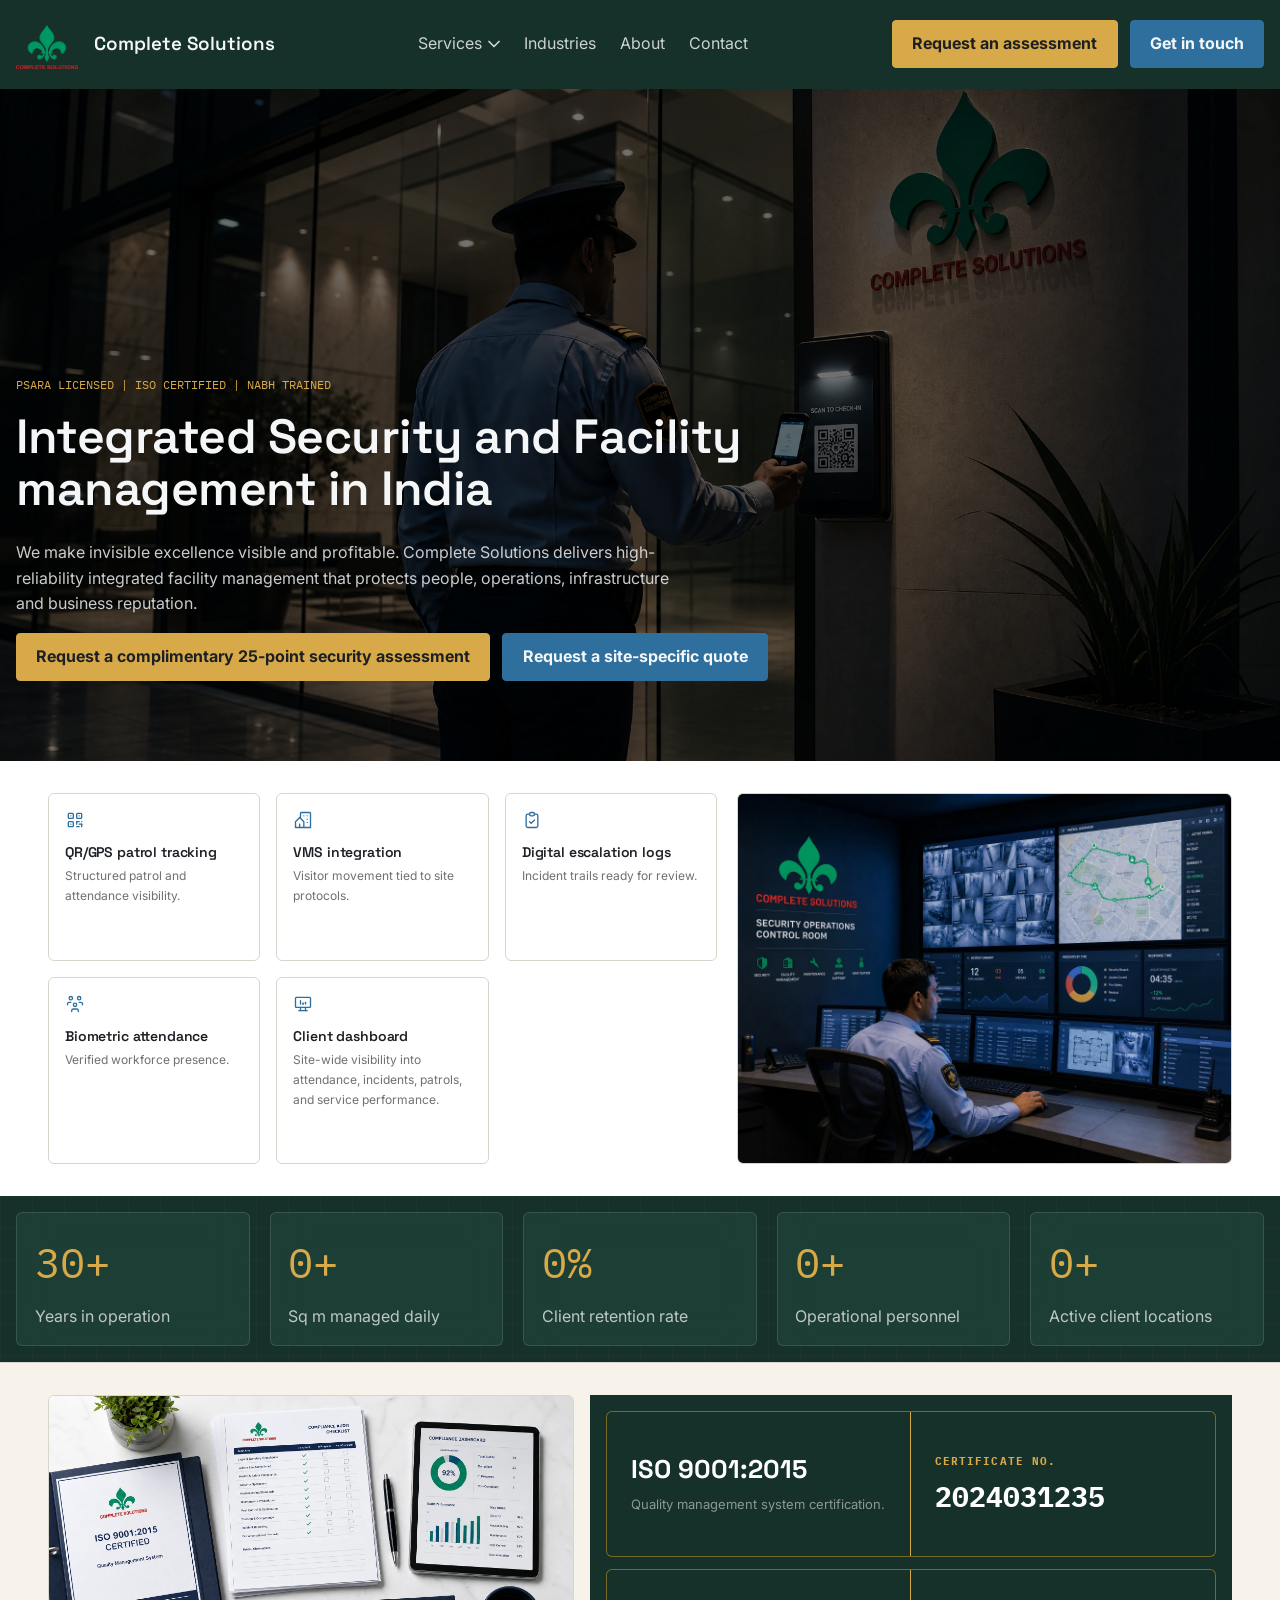
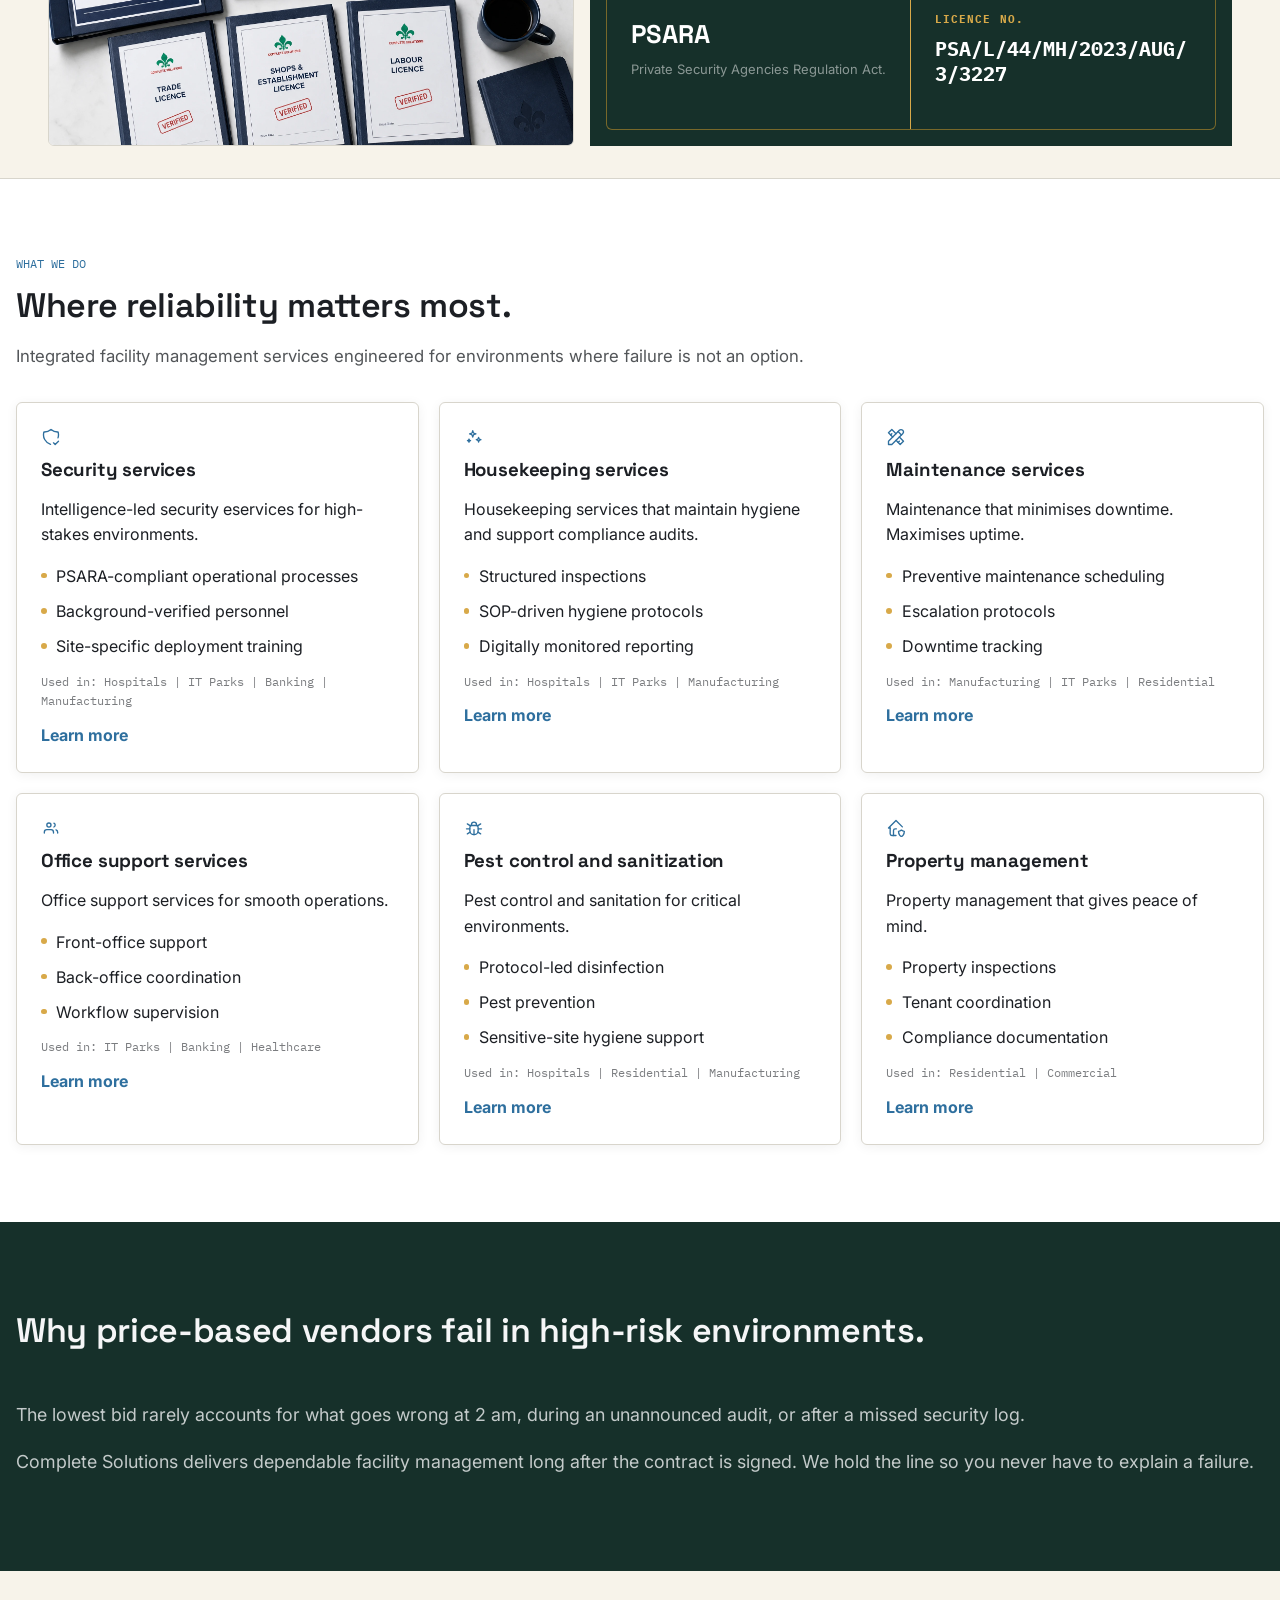
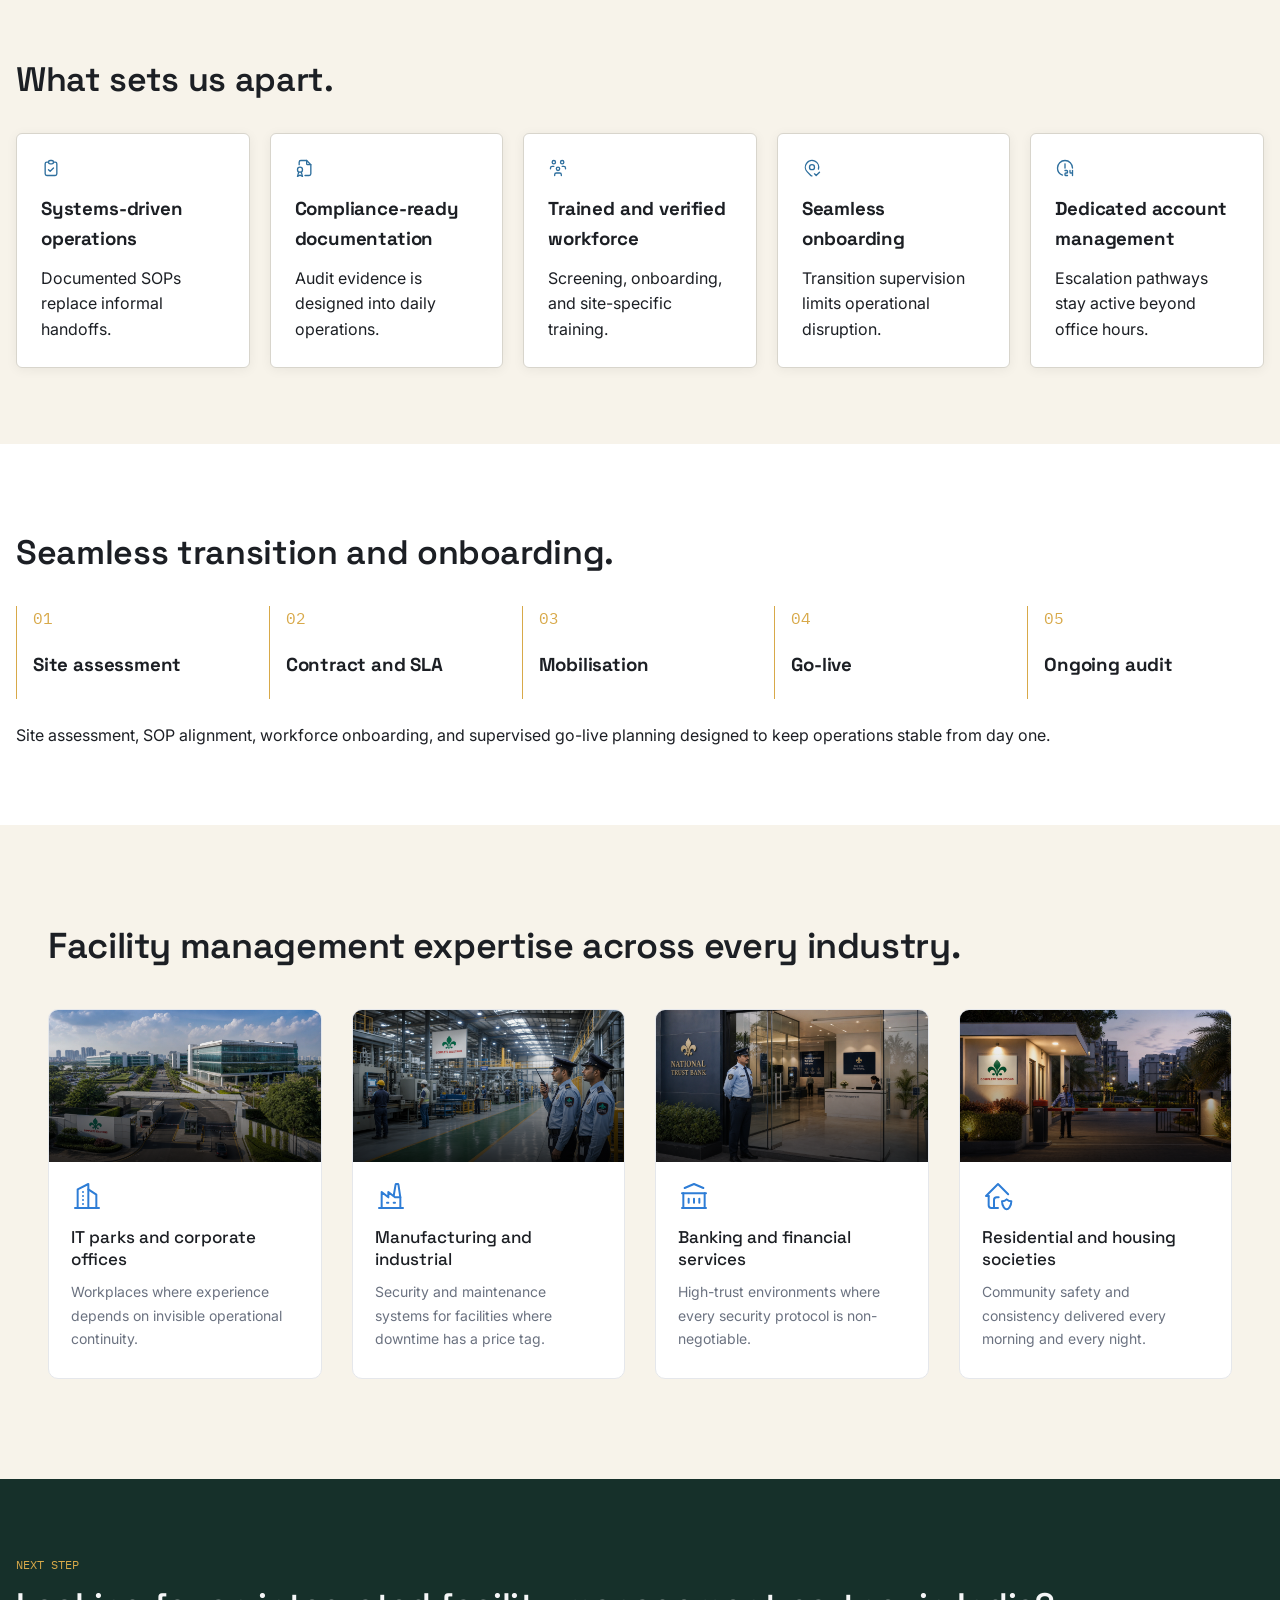
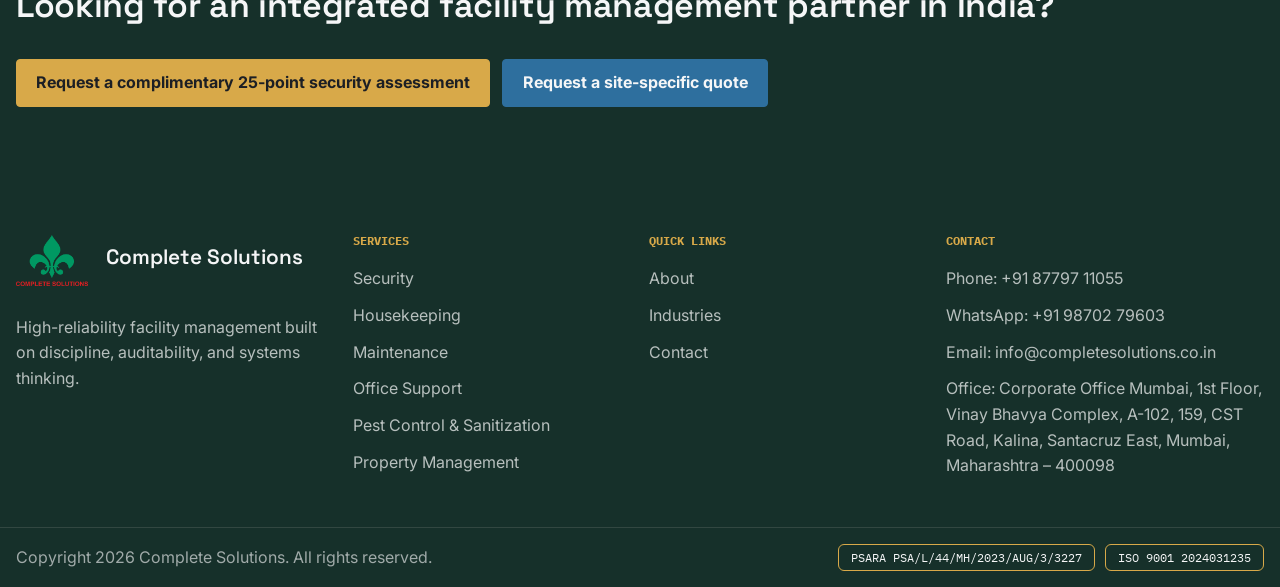
<file: index.html>
<!DOCTYPE html>
<html lang="en">
<head>
  <meta charset="UTF-8">
  <meta name="viewport" content="width=device-width, initial-scale=1.0">
  <title>Integrated Facility Management & PSARA Security Services in India | Complete Solutions</title>
  <link rel="icon" type="image/webp" href="/assets/logo/Logo-2048x1468.webp">
  <link rel="canonical" href="https://completesolutions.co.in/">
  <meta name="title" content="Integrated Facility Management & PSARA Security Services in India | Complete Solutions">
  <meta name="description" content="Complete Solutions provides integrated facility management, PSARA-licensed security guards, housekeeping, maintenance, pest control and property management services across India.">
  <meta name="keywords" content="integrated facility management India, PSARA licensed security services India, facility management company India, corporate housekeeping services India, maintenance services India, pest control and sanitization India, property management services India, office support services India">
  <meta name="author" content="Complete Solutions">
  <meta name="robots" content="index, follow">
  <meta name="googlebot" content="index, follow">
  <meta name="theme-color" content="#16302A">
  <meta name="geo.region" content="IN-MH">
  <meta name="geo.placename" content="Mumbai, Maharashtra, Kalina, Santacruz East">
  <meta name="geo.position" content="19.066730;72.866920">
  <meta name="ICBM" content="19.066730, 72.866920">
  <meta property="og:type" content="website">
  <meta property="og:site_name" content="Complete Solutions">
  <meta property="og:locale" content="en_IN">
  <meta property="og:url" content="https://completesolutions.co.in/">
  <meta property="og:title" content="Integrated Facility Management & PSARA Security Services in India | Complete Solutions">
  <meta property="og:description" content="Complete Solutions provides integrated facility management, PSARA-licensed security guards, housekeeping, maintenance, pest control and property management services across India.">
  <meta property="og:image" content="https://completesolutions.co.in/assets/images/image-10.webp">
  <meta property="og:image:alt" content="Security guard on night patrol in a commercial facility environment">
  <meta name="twitter:card" content="summary_large_image">
  <meta name="twitter:title" content="Integrated Facility Management & PSARA Security Services in India | Complete Solutions">
  <meta name="twitter:description" content="Complete Solutions provides integrated facility management, PSARA-licensed security guards, housekeeping, maintenance, pest control and property management services across India.">
  <meta name="twitter:image" content="https://completesolutions.co.in/assets/images/image-10.webp">
  <meta name="twitter:image:alt" content="Security guard on night patrol in a commercial facility environment">
  <script type="application/ld+json">
{
    "@context":  "https://schema.org",
    "@graph":  [
                   {
                       "@type":  "Organization",
                       "@id":  "https://completesolutions.co.in/#organization",
                       "name":  "Complete Solutions",
                       "url":  "https://completesolutions.co.in/",
                       "logo":  "https://completesolutions.co.in/assets/logo/Logo-2048x1468.webp",
                       "email":  "info@completesolutions.co.in",
                       "telephone":  "+91 87797 11055",
                       "areaServed":  {
                                          "@type":  "Country",
                                          "name":  "India"
                                      },
                       "address":  {
                                       "@type":  "PostalAddress",
                                       "streetAddress":  "Corporate Office Mumbai, 1st Floor, Vinay Bhavya Complex, A-102, 159, CST Road, Kalina, Santacruz East",
                                       "addressLocality":  "Mumbai",
                                       "addressRegion":  "Maharashtra",
                                       "postalCode":  "400098",
                                       "addressCountry":  "IN"
                                   },
                       "contactPoint":  [
                                            {
                                                "@type":  "ContactPoint",
                                                "contactType":  "sales",
                                                "telephone":  "+91 87797 11055",
                                                "email":  "info@completesolutions.co.in",
                                                "areaServed":  "IN",
                                                "availableLanguage":  [
                                                                          "en"
                                                                      ]
                                            }
                                        ]
                   },
                   {
                       "@type":  "WebSite",
                       "@id":  "https://completesolutions.co.in/#website",
                       "url":  "https://completesolutions.co.in/",
                       "name":  "Complete Solutions",
                       "publisher":  {
                                         "@id":  "https://completesolutions.co.in/#organization"
                                     },
                       "inLanguage":  "en-IN"
                   },
                   {
                       "@type":  "WebPage",
                       "@id":  "https://completesolutions.co.in/#webpage",
                       "url":  "https://completesolutions.co.in/",
                       "name":  "Integrated Facility Management \u0026 PSARA Security Services in India | Complete Solutions",
                       "description":  "Complete Solutions provides integrated facility management, PSARA-licensed security guards, housekeeping, maintenance, pest control and property management services across India.",
                       "isPartOf":  {
                                        "@id":  "https://completesolutions.co.in/#website"
                                    },
                       "about":  {
                                     "@id":  "https://completesolutions.co.in/#organization"
                                 },
                       "primaryImageOfPage":  {
                                                  "@type":  "ImageObject",
                                                  "url":  "https://completesolutions.co.in/assets/images/image-10.webp"
                                              },
                       "inLanguage":  "en-IN"
                   }
               ]
}
  </script>
  <link rel="preconnect" href="https://fonts.googleapis.com">
  <link rel="preconnect" href="https://fonts.gstatic.com" crossorigin>
  <link href="https://fonts.googleapis.com/css2?family=Space+Grotesk:wght@500;600;700&family=Inter:wght@400;500;600;700&family=IBM+Plex+Mono:wght@400;500;600&display=swap" rel="stylesheet">
  <link rel="stylesheet" href="/style.min.css">
</head>
<body>
  <div class="site-shell">
    <div data-site-header></div>

    <section class="hero">
      <div class="hero-media"><img src="/assets/images/image-10.webp" alt="Security guard on night patrol in a commercial facility environment."></div>
      <div class="hero-overlay"></div>
      <div class="container hero-inner">
        <div class="hero-copy">
          <div class="eyebrow">PSARA licensed | ISO certified | NABH trained</div>
          <h1 class="hero-title">Integrated Security and Facility management in India</h1>
          <p class="hero-text">We make invisible excellence visible and profitable. Complete Solutions delivers high-reliability integrated facility management that protects people, operations, infrastructure and business reputation.</p>
          <div class="btn-row">
            <a class="btn btn-assessment" href="/contact.html#assessment">Request a complimentary 25-point security assessment</a>
            <a class="btn btn-quote" href="/contact.html#quote">Request a site-specific quote</a>
          </div>
        </div>
      </div>
    </section>

    <section class="section-tech">
      <div class="section-tech__inner">
        <div class="section-tech__grid" data-tech-grid></div>
        <figure class="asset">
          <img src="/assets/images/image-08.webp" alt="CCTV control room with multiple surveillance displays and an operator at work.">
        </figure>
      </div>
    </section>

    <section class="section section-dark stat-bar">
      <div class="container grid grid-5" data-stats data-counter-group></div>
    </section>

    <section class="trust-strip" aria-label="Certifications and licenses">
      <div class="trust-strip__inner">
        <div class="certifications-showcase">
          <figure class="certifications-showcase__media" aria-label="Compliance audit desk with files, checklist, stamps, and certification documents.">
            <img src="assets/images/image-03.webp" alt="Compliance audit desk with files, checklist, stamps, and certification documents.">
          </figure>
          <div class="certifications-showcase__cards">
            <a class="certifications-card certifications-card--wide certifications-card--link" href="/licenses.html" aria-label="View ISO 9001 certificate details">
              <span class="certifications-card__half certifications-card__summary"><strong>ISO 9001:2015</strong><span>Quality management system certification.</span></span>
              <span class="certifications-card__half certifications-card__detail"><span class="certifications-card__label">Certificate no.</span><strong class="certifications-card__value">2024031235</strong></span>
            </a>
            <a class="certifications-card certifications-card--wide certifications-card--link" href="/licenses.html" aria-label="View PSARA licence details">
              <span class="certifications-card__half certifications-card__summary"><strong>PSARA</strong><span>Private Security Agencies Regulation Act.</span></span>
              <span class="certifications-card__half certifications-card__detail"><span class="certifications-card__label">Licence no.</span><strong class="certifications-card__value certifications-card__value--long">PSA/L/44/MH/2023/AUG/3/3227</strong></span>
            </a>
          </div>
        </div>
      </div>
    </section>

    <section class="section section-muted">
      <div class="container">
        <div class="eyebrow" style="color: var(--steel-blue);">What we do</div>
        <h2 class="section-title">Where reliability matters most.</h2>
        <p class="lead">Integrated facility management services engineered for environments where failure is not an option.</p>
        <div class="grid grid-3" style="margin-top: 2rem;">
          <article class="card service-card">
            <div class="icon-chip">
              <svg viewBox="0 0 24 24" aria-hidden="true"><path d="M11.46 20.846a12 12 0 0 1 -7.96 -14.846a12 12 0 0 0 8.5 -3a12 12 0 0 0 8.5 3a12 12 0 0 1 -.09 7.06"></path><path d="M15 19l2 2l4 -4"></path></svg>
            </div>
            <h3 class="card-title">Security services</h3>
            <p>Intelligence-led security eservices for high-stakes environments.</p>
            <ul>
              <li>PSARA-compliant operational processes</li>
              <li>Background-verified personnel</li>
              <li>Site-specific deployment training</li>
            </ul>
            <p class="used-in">Used in: Hospitals | IT Parks | Banking | Manufacturing</p>
            <p><a href="/services/security.html" style="color: var(--steel-blue); font-weight: 700;">Learn more</a></p>
          </article>
          <article class="card service-card">
            <div class="icon-chip">
              <svg viewBox="0 0 24 24" aria-hidden="true"><path d="M10.5 4.5l.6 1.9a2 2 0 0 0 1.3 1.3l1.9.6-1.9.6a2 2 0 0 0-1.3 1.3l-.6 1.9-.6-1.9a2 2 0 0 0-1.3-1.3l-1.9-.6 1.9-.6a2 2 0 0 0 1.3-1.3l.6-1.9zM17.5 12.5l.45 1.35a1.5 1.5 0 0 0 .95.95l1.35.45-1.35.45a1.5 1.5 0 0 0-.95.95l-.45 1.35-.45-1.35a1.5 1.5 0 0 0-.95-.95l-1.35-.45 1.35-.45a1.5 1.5 0 0 0 .95-.95l.45-1.35zM6 14.5l.3.9a1 1 0 0 0 .65.65l.9.3-.9.3a1 1 0 0 0-.65.65L6 18.2l-.3-.9a1 1 0 0 0-.65-.65l-.9-.3.9-.3a1 1 0 0 0 .65-.65l.3-.9z" fill="none" stroke="currentColor" stroke-width="1.6" stroke-linecap="round" stroke-linejoin="round"/></svg>
            </div>
            <h3 class="card-title">Housekeeping services</h3>
            <p>Housekeeping services that maintain hygiene and support compliance audits.</p>
            <ul>
              <li>Structured inspections</li>
              <li>SOP-driven hygiene protocols</li>
              <li>Digitally monitored reporting</li>
            </ul>
            <p class="used-in">Used in: Hospitals | IT Parks | Manufacturing</p>
            <p><a href="/services/housekeeping.html" style="color: var(--steel-blue); font-weight: 700;">Learn more</a></p>
          </article>
          <article class="card service-card">
            <div class="icon-chip">
              <svg viewBox="0 0 24 24" aria-hidden="true"><path d="M3 21h4l13 -13a1.5 1.5 0 0 0 -4 -4l-13 13v4"></path><path d="M14.5 5.5l4 4"></path><path d="M12 8l-5 -5l-4 4l5 5"></path><path d="M7 8l-1.5 1.5"></path><path d="M16 12l5 5l-4 4l-5 -5"></path><path d="M16 17l-1.5 1.5"></path></svg>
            </div>
            <h3 class="card-title">Maintenance services</h3>
            <p>Maintenance that minimises downtime. Maximises uptime.</p>
            <ul>
              <li>Preventive maintenance scheduling</li>
              <li>Escalation protocols</li>
              <li>Downtime tracking</li>
            </ul>
            <p class="used-in">Used in: Manufacturing | IT Parks | Residential</p>
            <p><a href="/services/maintenance.html" style="color: var(--steel-blue); font-weight: 700;">Learn more</a></p>
          </article>
          <article class="card service-card">
            <div class="icon-chip">
              <svg viewBox="0 0 24 24" aria-hidden="true"><path d="M15 18v-1a3 3 0 0 0-3-3H7a3 3 0 0 0-3 3v1M9.5 11a2.5 2.5 0 1 0 0-5 2.5 2.5 0 0 0 0 5zM20 18v-1a3 3 0 0 0-2-2.82M15.5 6.2a2.5 2.5 0 0 1 0 4.6" fill="none" stroke="currentColor" stroke-width="1.6" stroke-linecap="round" stroke-linejoin="round"/></svg>
            </div>
            <h3 class="card-title">Office support services</h3>
            <p>Office support services for smooth operations.</p>
            <ul>
              <li>Front-office support</li>
              <li>Back-office coordination</li>
              <li>Workflow supervision</li>
            </ul>
            <p class="used-in">Used in: IT Parks | Banking | Healthcare</p>
            <p><a href="/services/office-support.html" style="color: var(--steel-blue); font-weight: 700;">Learn more</a></p>
          </article>
          <article class="card service-card">
            <div class="icon-chip">
              <svg viewBox="0 0 24 24" aria-hidden="true"><path d="M9 9v-1a3 3 0 0 1 6 0v1"></path><path d="M8 9h8a6 6 0 0 1 1 3v3a5 5 0 0 1 -10 0v-3a6 6 0 0 1 1 -3"></path><path d="M3 13l4 0"></path><path d="M17 13l4 0"></path><path d="M12 20l0 -6"></path><path d="M4 19l3.35 -2"></path><path d="M20 19l-3.35 -2"></path><path d="M4 7l3.75 2.4"></path><path d="M20 7l-3.75 2.4"></path></svg>
            </div>
            <h3 class="card-title">Pest control and sanitization</h3>
            <p>Pest control and sanitation for critical environments.</p>
            <ul>
              <li>Protocol-led disinfection</li>
              <li>Pest prevention</li>
              <li>Sensitive-site hygiene support</li>
            </ul>
            <p class="used-in">Used in: Hospitals | Residential | Manufacturing</p>
            <p><a href="/services/pest-control-sanitization.html" style="color: var(--steel-blue); font-weight: 700;">Learn more</a></p>
          </article>
          <article class="card service-card">
            <div class="icon-chip">
              <svg viewBox="0 0 24 24" aria-hidden="true"><path d="M5 12h-2l9 -9l7.636 7.636"></path><path d="M5 12v7a2 2 0 0 0 2 2h5"></path><path d="M9 21v-6a2 2 0 0 1 2 -2h1.5"></path><path d="M22 16c0 4 -2.5 6 -3.5 6s-3.5 -2 -3.5 -6c1 0 2.5 -.5 3.5 -1.5c1 1 2.5 1.5 3.5 1.5"></path></svg>
            </div>
            <h3 class="card-title">Property management</h3>
            <p>Property management that gives peace of mind.</p>
            <ul>
              <li>Property inspections</li>
              <li>Tenant coordination</li>
              <li>Compliance documentation</li>
            </ul>
            <p class="used-in">Used in: Residential | Commercial</p>
            <p><a href="/services/property-management.html" style="color: var(--steel-blue); font-weight: 700;">Learn more</a></p>
          </article>
        </div>
      </div>
    </section>

    <section class="section section-dark">
      <div class="container split">
        <h2 class="section-title">Why price-based vendors fail in high-risk environments.</h2>
        <div class="quote-block dark-copy">
          <p>The lowest bid rarely accounts for what goes wrong at 2 am, during an unannounced audit, or after a missed security log.</p>
          <p>Complete Solutions delivers dependable facility management long after the contract is signed. We hold the line so you never have to explain a failure.</p>
        </div>
      </div>
    </section>

    <section class="section section-muted">
      <div class="container">
        <h2 class="section-title">What sets us apart.</h2>
        <div class="grid grid-5" style="margin-top: 2rem;">
          <article class="card feature-card"><div class="icon-chip"><svg viewBox="0 0 24 24" aria-hidden="true"><path d="M9 5h-2a2 2 0 0 0 -2 2v12a2 2 0 0 0 2 2h10a2 2 0 0 0 2 -2v-12a2 2 0 0 0 -2 -2h-2"></path><path d="M9 5a2 2 0 0 1 2 -2h2a2 2 0 0 1 2 2a2 2 0 0 1 -2 2h-2a2 2 0 0 1 -2 -2"></path><path d="M9 14l2 2l4 -4"></path></svg></div><h3 class="card-title">Systems-driven operations</h3><p class="card-copy">Documented SOPs replace informal handoffs.</p></article>
          <article class="card feature-card"><div class="icon-chip"><svg viewBox="0 0 24 24" aria-hidden="true"><path d="M14 3v4a1 1 0 0 0 1 1h4"></path><path d="M5 8v-3a2 2 0 0 1 2 -2h7l5 5v11a2 2 0 0 1 -2 2h-5"></path><path d="M3 14a3 3 0 1 0 6 0a3 3 0 1 0 -6 0"></path><path d="M4.5 17l-1.5 5l3 -1.5l3 1.5l-1.5 -5"></path></svg></div><h3 class="card-title">Compliance-ready documentation</h3><p class="card-copy">Audit evidence is designed into daily operations.</p></article>
          <article class="card feature-card"><div class="icon-chip"><svg viewBox="0 0 24 24" aria-hidden="true"><path d="M10 13a2 2 0 1 0 4 0a2 2 0 0 0 -4 0"></path><path d="M8 21v-1a2 2 0 0 1 2 -2h4a2 2 0 0 1 2 2v1"></path><path d="M15 5a2 2 0 1 0 4 0a2 2 0 0 0 -4 0"></path><path d="M17 10h2a2 2 0 0 1 2 2v1"></path><path d="M5 5a2 2 0 1 0 4 0a2 2 0 0 0 -4 0"></path><path d="M3 13v-1a2 2 0 0 1 2 -2h2"></path></svg></div><h3 class="card-title">Trained and verified workforce</h3><p class="card-copy">Screening, onboarding, and site-specific training.</p></article>
          <article class="card feature-card"><div class="icon-chip"><svg viewBox="0 0 24 24" aria-hidden="true"><path d="M9 11a3 3 0 1 0 6 0a3 3 0 0 0 -6 0"></path><path d="M11.87 21.48a1.992 1.992 0 0 1 -1.283 -.58l-4.244 -4.243a8 8 0 1 1 13.355 -3.474"></path><path d="M15 19l2 2l4 -4"></path></svg></div><h3 class="card-title">Seamless onboarding</h3><p class="card-copy">Transition supervision limits operational disruption.</p></article>
          <article class="card feature-card"><div class="icon-chip"><svg viewBox="0 0 24 24" aria-hidden="true"><path d="M3 12a9 9 0 0 0 5.998 8.485m12.002 -8.485a9 9 0 1 0 -18 0"></path><path d="M12 7v5"></path><path d="M12 15h2a1 1 0 0 1 1 1v1a1 1 0 0 1 -1 1h-1a1 1 0 0 0 -1 1v1a1 1 0 0 0 1 1h2"></path><path d="M18 15v2a1 1 0 0 0 1 1h1"></path><path d="M21 15v6"></path></svg></div><h3 class="card-title">Dedicated account management</h3><p class="card-copy">Escalation pathways stay active beyond office hours.</p></article>
        </div>
      </div>
    </section>

    <section class="section section-light">
      <div class="container">
        <h2 class="section-title">Seamless transition and onboarding.</h2>
        <div class="timeline" style="margin-top: 2rem;">
          <div class="timeline-step"><span>01</span><h3 class="card-title">Site assessment</h3></div>
          <div class="timeline-step"><span>02</span><h3 class="card-title">Contract and SLA</h3></div>
          <div class="timeline-step"><span>03</span><h3 class="card-title">Mobilisation</h3></div>
          <div class="timeline-step"><span>04</span><h3 class="card-title">Go-live</h3></div>
          <div class="timeline-step"><span>05</span><h3 class="card-title">Ongoing audit</h3></div>
        </div>
        <p class="card-copy" style="margin-top: 1.5rem;">Site assessment, SOP alignment, workforce onboarding, and supervised go-live planning designed to keep operations stable from day one.</p>
      </div>
    </section>

    <section class="industries-showcase" aria-labelledby="industries-showcase-title">
      <div class="industries-showcase__inner">
        <h2 class="industries-showcase__title" id="industries-showcase-title">Facility management expertise across every industry.</h2>
        <div class="industries-showcase__grid">
          <article class="industries-card" data-industry-card style="transition-delay: 0ms;">
            <figure class="industries-card__media">
              <img src="/assets/images/image-02.webp" alt="IT technology park campus">
              <div class="industries-card__overlay"></div>
            </figure>
            <div class="industries-card__icon" aria-hidden="true">
              <svg xmlns="http://www.w3.org/2000/svg" width="24" height="24" viewBox="0 0 24 24" fill="none" stroke="#2E7DD6" stroke-width="1.6" stroke-linecap="round" stroke-linejoin="round"><path d="M3 21l18 0"></path><path d="M5 21v-14l8 -4v18"></path><path d="M19 21v-10l-6 -4"></path><path d="M9 9l0 .01"></path><path d="M9 12l0 .01"></path><path d="M9 15l0 .01"></path><path d="M9 18l0 .01"></path></svg>
            </div>
            <div class="industries-card__body">
              <h3>IT parks and corporate offices</h3>
              <p>Workplaces where experience depends on invisible operational continuity.</p>
            </div>
          </article>
          <article class="industries-card" data-industry-card style="transition-delay: 120ms;">
            <figure class="industries-card__media">
              <img src="/assets/images/image-01.webp" alt="Industrial manufacturing floor">
              <div class="industries-card__overlay"></div>
            </figure>
            <div class="industries-card__icon" aria-hidden="true">
              <svg xmlns="http://www.w3.org/2000/svg" width="24" height="24" viewBox="0 0 24 24" fill="none" stroke="#2E7DD6" stroke-width="1.6" stroke-linecap="round" stroke-linejoin="round"><path d="M3 21h18"></path><path d="M5 21v-12l5 4v-4l5 4h4"></path><path d="M19 21v-8l-1.436 -9.574a.5 .5 0 0 0 -.495 -.426h-1.145a.5 .5 0 0 0 -.494 .418l-1.43 8.582"></path><path d="M9 17h1"></path><path d="M14 17h1"></path></svg>
            </div>
            <div class="industries-card__body">
              <h3>Manufacturing and industrial</h3>
              <p>Security and maintenance systems for facilities where downtime has a price tag.</p>
            </div>
          </article>
          <article class="industries-card" data-industry-card style="transition-delay: 240ms;">
            <figure class="industries-card__media">
              <img src="/assets/images/image-11.webp" alt="Bank branch entrance with security guard">
              <div class="industries-card__overlay"></div>
            </figure>
            <div class="industries-card__icon" aria-hidden="true">
              <svg xmlns="http://www.w3.org/2000/svg" width="24" height="24" viewBox="0 0 24 24" fill="none" stroke="#2E7DD6" stroke-width="1.6" stroke-linecap="round" stroke-linejoin="round"><path d="M3 21l18 0"></path><path d="M3 10l18 0"></path><path d="M5 6l7 -3l7 3"></path><path d="M4 10l0 11"></path><path d="M20 10l0 11"></path><path d="M8 14l0 3"></path><path d="M12 14l0 3"></path><path d="M16 14l0 3"></path></svg>
            </div>
            <div class="industries-card__body">
              <h3>Banking and financial services</h3>
              <p>High-trust environments where every security protocol is non-negotiable.</p>
            </div>
          </article>
          <article class="industries-card" data-industry-card style="transition-delay: 360ms;">
            <figure class="industries-card__media">
              <img src="/assets/images/image-12.webp" alt="Residential society gate">
              <div class="industries-card__overlay"></div>
            </figure>
            <div class="industries-card__icon" aria-hidden="true">
              <svg xmlns="http://www.w3.org/2000/svg" width="24" height="24" viewBox="0 0 24 24" fill="none" stroke="#2E7DD6" stroke-width="1.6" stroke-linecap="round" stroke-linejoin="round"><path d="M5 12h-2l9 -9l7.636 7.636"></path><path d="M5 12v7a2 2 0 0 0 2 2h5"></path><path d="M9 21v-6a2 2 0 0 1 2 -2h1.5"></path><path d="M22 16c0 4 -2.5 6 -3.5 6s-3.5 -2 -3.5 -6c1 0 2.5 -.5 3.5 -1.5c1 1 2.5 1.5 3.5 1.5"></path></svg>
            </div>
            <div class="industries-card__body">
              <h3>Residential and housing societies</h3>
              <p>Community safety and consistency delivered every morning and every night.</p>
            </div>
          </article>
        </div>
      </div>
    </section>

    <section class="section section-dark">
      <div class="container split">
        <div>
          <div class="eyebrow">Next step</div>
          <h2 class="section-title">Looking for an integrated facility management partner in India?</h2>
        </div>
        <div class="btn-row">
          <a class="btn btn-assessment" href="/contact.html#assessment">Request a complimentary 25-point security assessment</a>
          <a class="btn btn-quote" href="/contact.html#quote">Request a site-specific quote</a>
        </div>
      </div>
    </section>

    <div data-site-footer></div>
  </div>
  <script src="/main.min.js?v=20260717-1"></script>
</body>
</html>
</file>
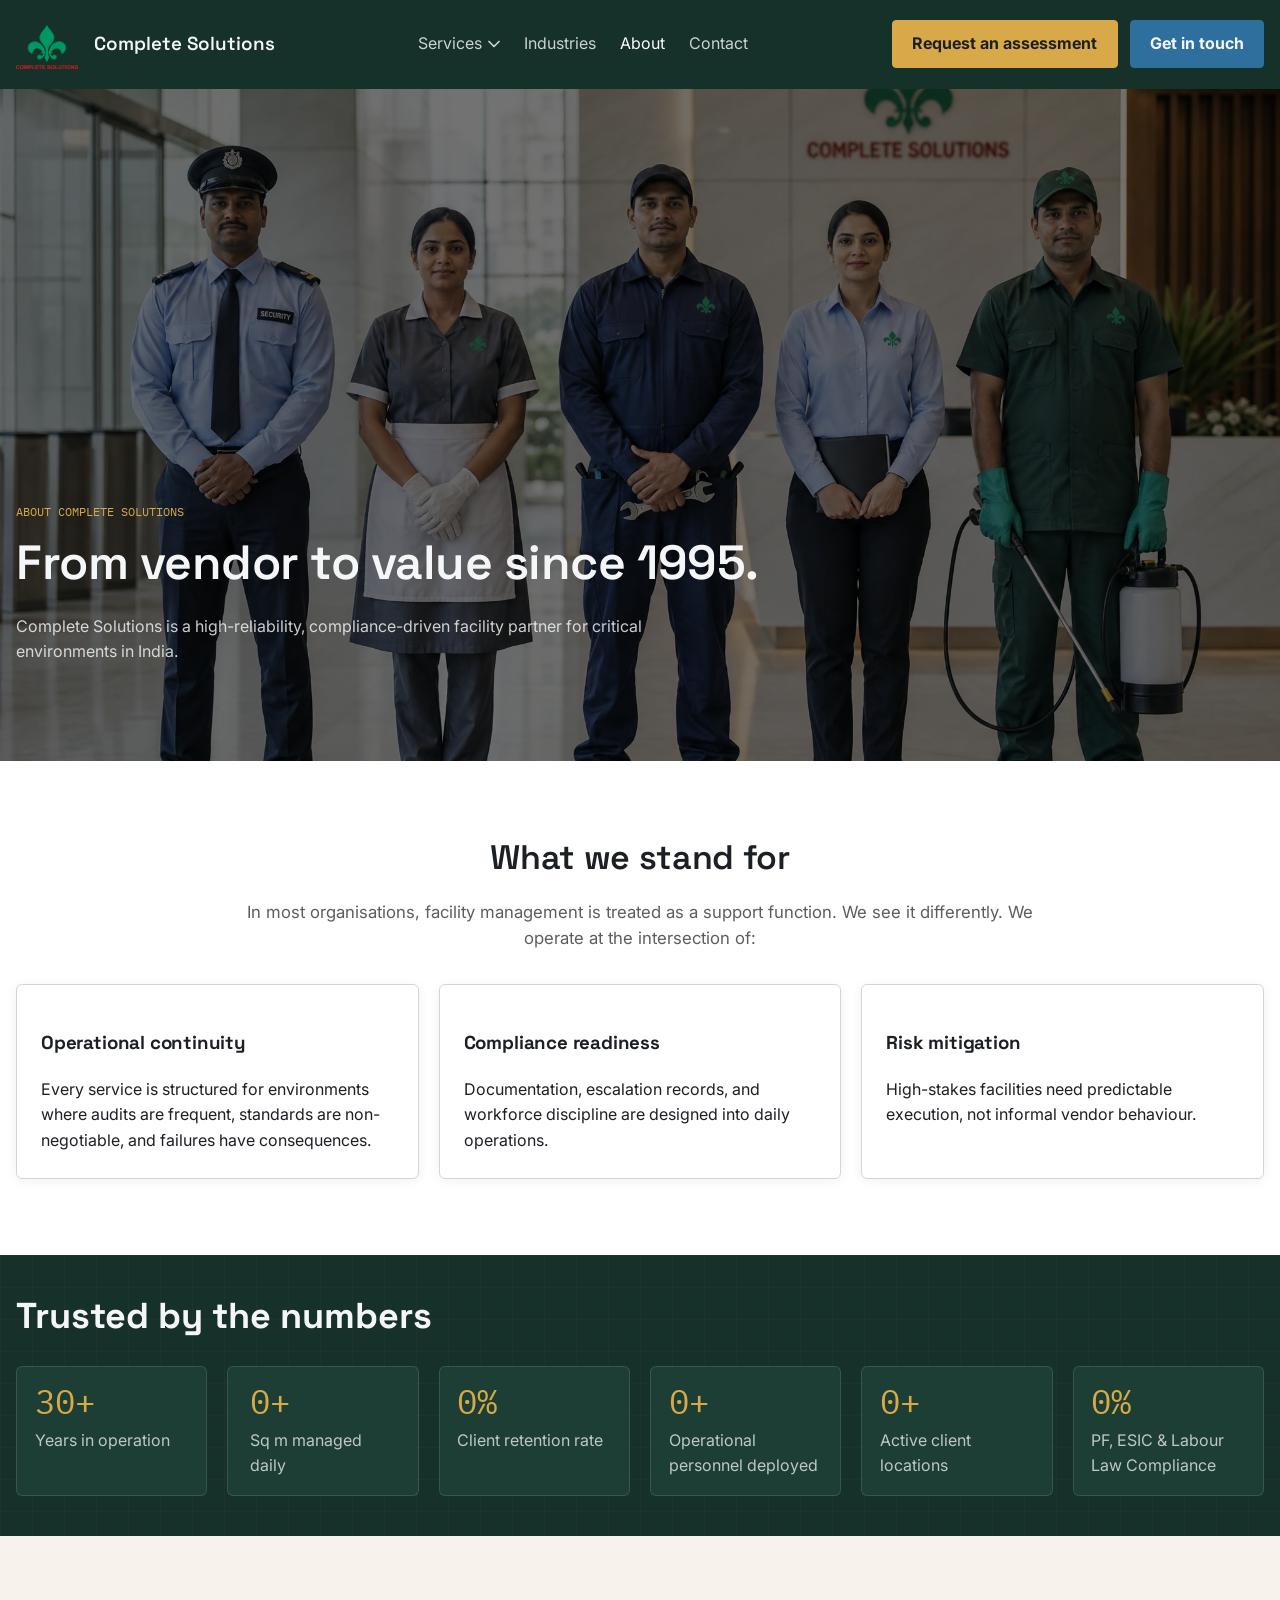
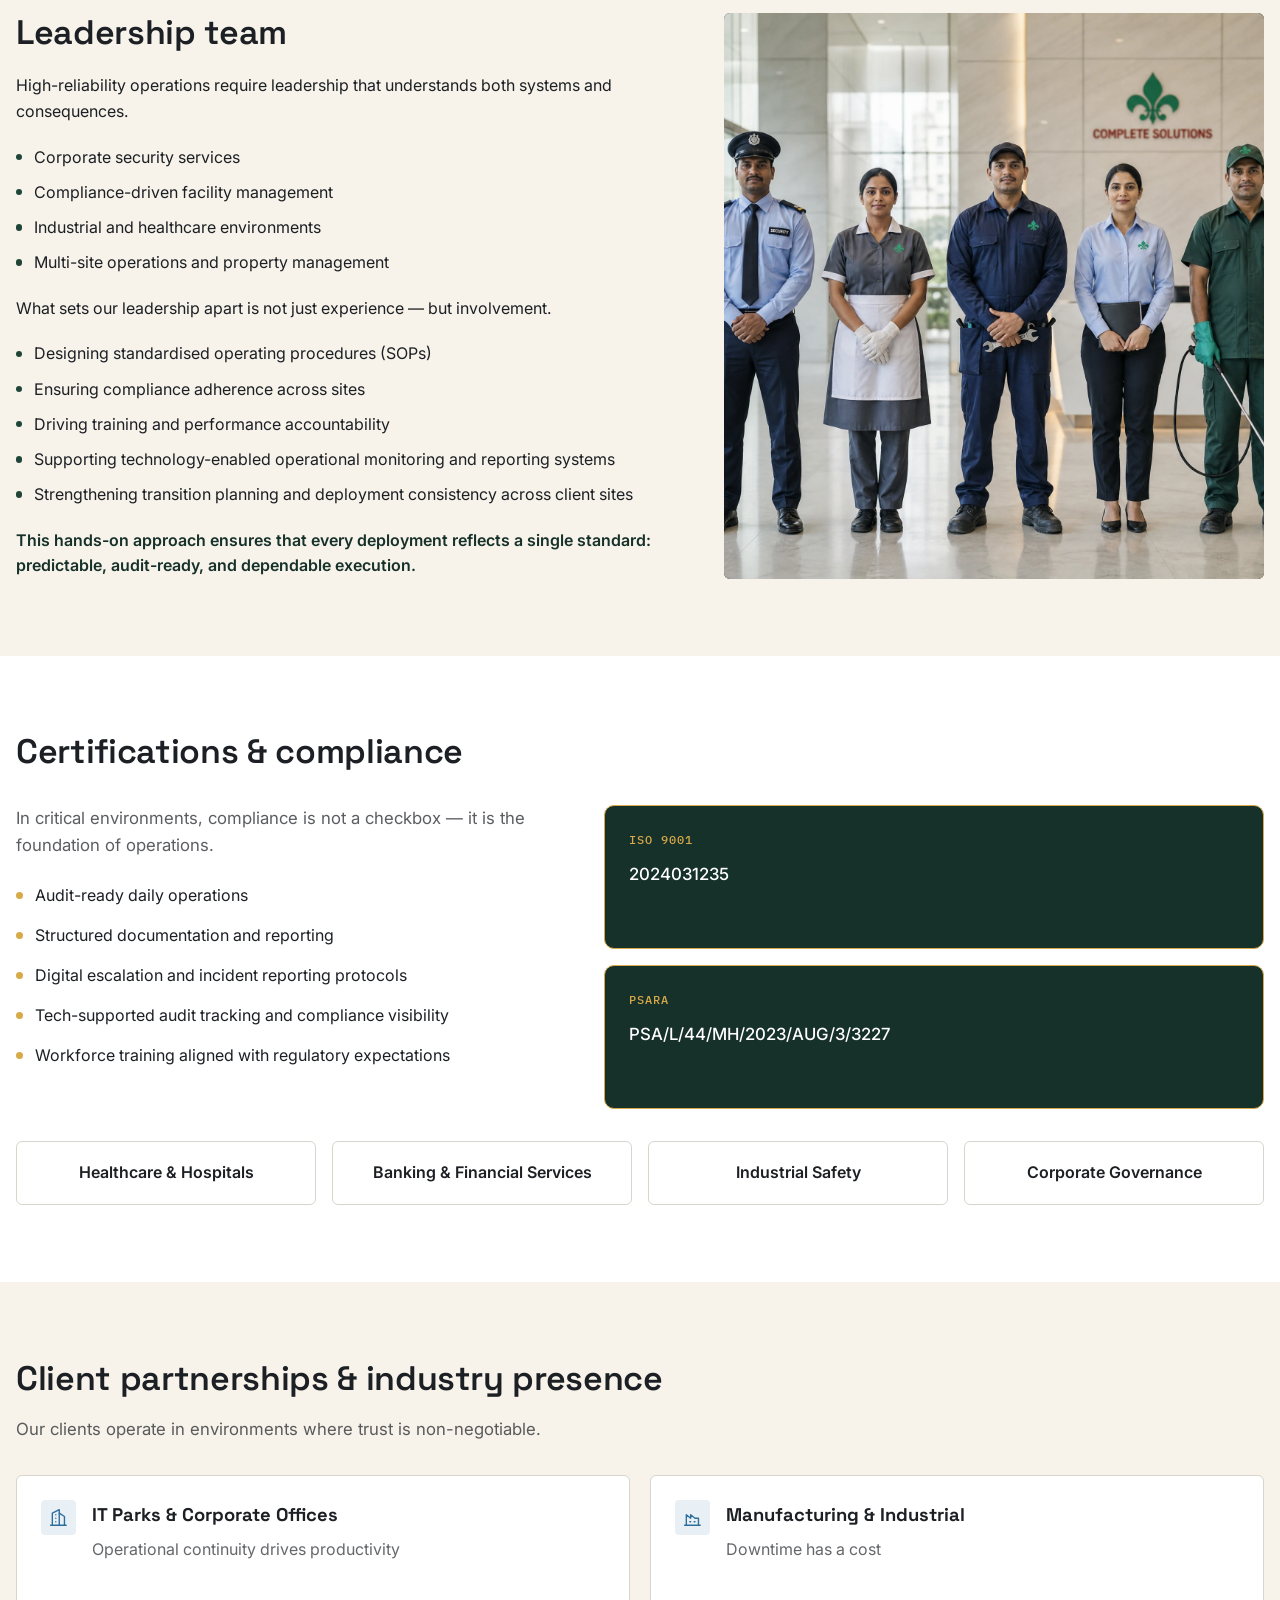
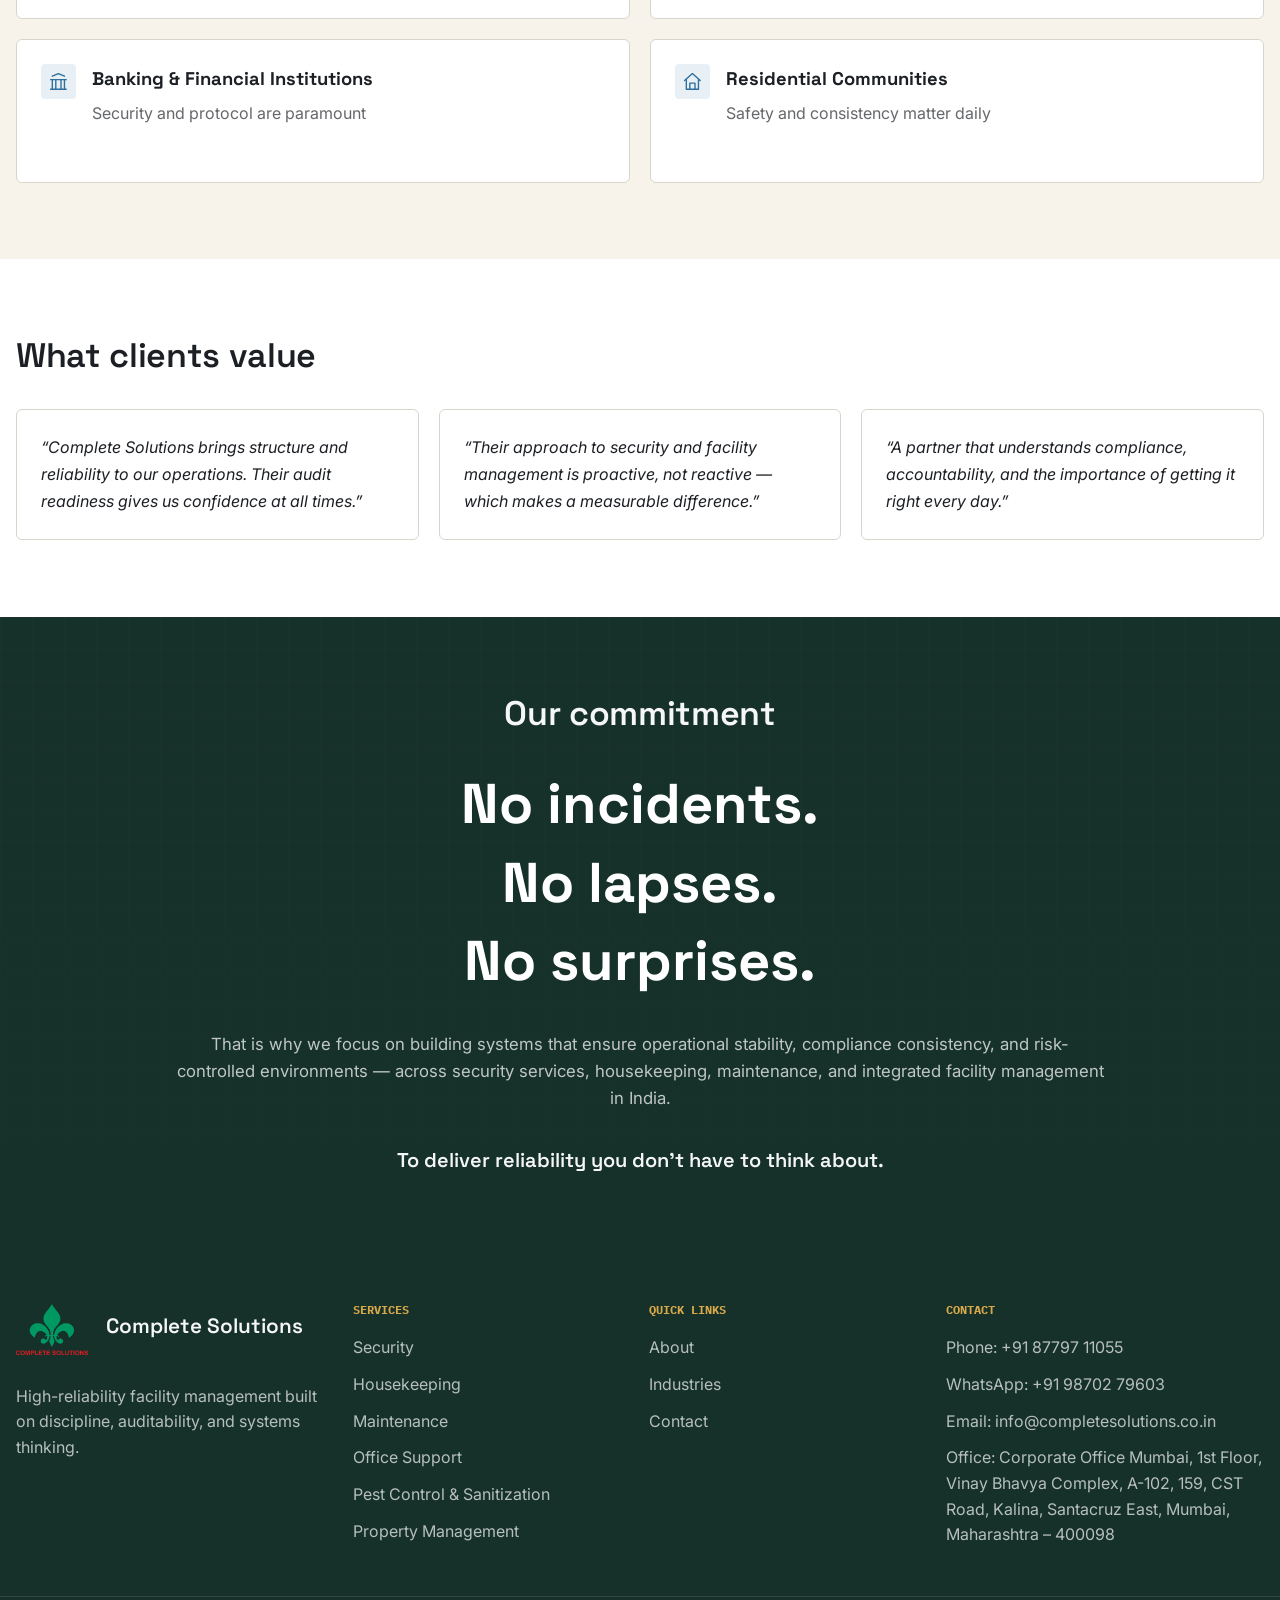
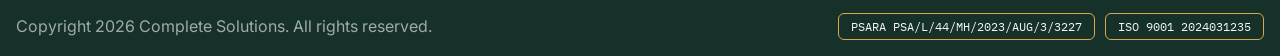
<file: about.html>
<!DOCTYPE html>
<html lang="en">
<head>
  <meta charset="UTF-8">
  <meta name="viewport" content="width=device-width, initial-scale=1.0">
  <title>About Complete Solutions | Compliance-Driven Facility Management Partner in India</title>
  <link rel="icon" type="image/webp" href="/assets/logo/Logo-2048x1468.webp">
  <link rel="canonical" href="https://completesolutions.co.in/about.html">
  <meta name="title" content="About Complete Solutions | Compliance-Driven Facility Management Partner in India">
  <meta name="description" content="Learn how Complete Solutions delivers compliance-driven security and facility management across India through structured systems, trained teams and audit-ready operations.">
  <meta name="keywords" content="about Complete Solutions, facility management company India, compliance driven facility management, security and facility management India, audit ready operations India">
  <meta name="author" content="Complete Solutions">
  <meta name="robots" content="index, follow">
  <meta name="googlebot" content="index, follow">
  <meta name="theme-color" content="#16302A">
  <meta name="geo.region" content="IN-MH">
  <meta name="geo.placename" content="Mumbai, Maharashtra, Kalina, Santacruz East">
  <meta name="geo.position" content="19.066730;72.866920">
  <meta name="ICBM" content="19.066730, 72.866920">
  <meta property="og:type" content="website">
  <meta property="og:site_name" content="Complete Solutions">
  <meta property="og:locale" content="en_IN">
  <meta property="og:url" content="https://completesolutions.co.in/about.html">
  <meta property="og:title" content="About Complete Solutions | Compliance-Driven Facility Management Partner in India">
  <meta property="og:description" content="Learn how Complete Solutions delivers compliance-driven security and facility management across India through structured systems, trained teams and audit-ready operations.">
  <meta property="og:image" content="https://completesolutions.co.in/assets/images/image-04.webp">
  <meta property="og:image:alt" content="Uniformed facility staff lined up in a disciplined formation">
  <meta name="twitter:card" content="summary_large_image">
  <meta name="twitter:title" content="About Complete Solutions | Compliance-Driven Facility Management Partner in India">
  <meta name="twitter:description" content="Learn how Complete Solutions delivers compliance-driven security and facility management across India through structured systems, trained teams and audit-ready operations.">
  <meta name="twitter:image" content="https://completesolutions.co.in/assets/images/image-04.webp">
  <meta name="twitter:image:alt" content="Uniformed facility staff lined up in a disciplined formation">
  <script type="application/ld+json">
{
    "@context":  "https://schema.org",
    "@graph":  [
                   {
                       "@type":  "Organization",
                       "@id":  "https://completesolutions.co.in/#organization",
                       "name":  "Complete Solutions",
                       "url":  "https://completesolutions.co.in/",
                       "logo":  "https://completesolutions.co.in/assets/logo/Logo-2048x1468.webp",
                       "email":  "info@completesolutions.co.in",
                       "telephone":  "+91 87797 11055",
                       "areaServed":  {
                                          "@type":  "Country",
                                          "name":  "India"
                                      },
                       "address":  {
                                       "@type":  "PostalAddress",
                                       "streetAddress":  "Corporate Office Mumbai, 1st Floor, Vinay Bhavya Complex, A-102, 159, CST Road, Kalina, Santacruz East",
                                       "addressLocality":  "Mumbai",
                                       "addressRegion":  "Maharashtra",
                                       "postalCode":  "400098",
                                       "addressCountry":  "IN"
                                   },
                       "contactPoint":  [
                                            {
                                                "@type":  "ContactPoint",
                                                "contactType":  "sales",
                                                "telephone":  "+91 87797 11055",
                                                "email":  "info@completesolutions.co.in",
                                                "areaServed":  "IN",
                                                "availableLanguage":  [
                                                                          "en"
                                                                      ]
                                            }
                                        ]
                   },
                   {
                       "@type":  "WebSite",
                       "@id":  "https://completesolutions.co.in/#website",
                       "url":  "https://completesolutions.co.in/",
                       "name":  "Complete Solutions",
                       "publisher":  {
                                         "@id":  "https://completesolutions.co.in/#organization"
                                     },
                       "inLanguage":  "en-IN"
                   },
                   {
                       "@type":  "AboutPage",
                       "@id":  "https://completesolutions.co.in/about.html#webpage",
                       "url":  "https://completesolutions.co.in/about.html",
                       "name":  "About Complete Solutions | Compliance-Driven Facility Management Partner in India",
                       "description":  "Learn how Complete Solutions delivers compliance-driven security and facility management across India through structured systems, trained teams and audit-ready operations.",
                       "isPartOf":  {
                                        "@id":  "https://completesolutions.co.in/#website"
                                    },
                       "about":  {
                                     "@id":  "https://completesolutions.co.in/#organization"
                                 },
                       "primaryImageOfPage":  {
                                                  "@type":  "ImageObject",
                                                  "url":  "https://completesolutions.co.in/assets/images/image-04.webp"
                                              },
                       "inLanguage":  "en-IN"
                   },
                   {
                       "@type":  "BreadcrumbList",
                       "@id":  "https://completesolutions.co.in/about.html#breadcrumb",
                       "itemListElement":  [
                                               {
                                                   "@type":  "ListItem",
                                                   "position":  1,
                                                   "name":  "Home",
                                                   "item":  "https://completesolutions.co.in/"
                                               },
                                               {
                                                   "@type":  "ListItem",
                                                   "position":  2,
                                                   "name":  "About",
                                                   "item":  "https://completesolutions.co.in/about.html"
                                               }
                                           ]
                   }
               ]
}
  </script>
  <link rel="preconnect" href="https://fonts.googleapis.com">
  <link rel="preconnect" href="https://fonts.gstatic.com" crossorigin>
  <link href="https://fonts.googleapis.com/css2?family=Space+Grotesk:wght@500;600;700&family=Inter:wght@400;500;600;700&family=IBM+Plex+Mono:wght@400;500;600&display=swap" rel="stylesheet">
  <link rel="stylesheet" href="/style.min.css">
</head>
<body>
  <div class="site-shell">
    <div data-site-header></div>

    <section class="hero">
      <div class="hero-media"><img src="/assets/images/image-04.webp" alt="Uniformed facility staff lined up in a disciplined formation."></div>
      <div class="hero-overlay"></div>
      <div class="container hero-inner">
        <div class="hero-copy">
          <div class="eyebrow">About Complete Solutions</div>
          <h1 class="hero-title">From vendor to value since 1995.</h1>
          <p class="hero-text">Complete Solutions is a high-reliability, compliance-driven facility partner for critical environments in India.</p>
        </div>
      </div>
    </section>

    <section class="section section-muted about-standards">
      <div class="container">
        <h2 class="section-title about-section-title">What we stand for</h2>
        <p class="about-centered-intro">In most organisations, facility management is treated as a support function. We see it differently. We operate at the intersection of:</p>
        <div class="grid grid-3 about-pillar-grid">
          <article class="card"><h3 class="card-title">Operational continuity</h3><p class="card-copy">Every service is structured for environments where audits are frequent, standards are non-negotiable, and failures have consequences.</p></article>
          <article class="card"><h3 class="card-title">Compliance readiness</h3><p class="card-copy">Documentation, escalation records, and workforce discipline are designed into daily operations.</p></article>
          <article class="card"><h3 class="card-title">Risk mitigation</h3><p class="card-copy">High-stakes facilities need predictable execution, not informal vendor behaviour.</p></article>
        </div>
      </div>
    </section>

    <section class="section section-dark stat-bar about-stats" aria-labelledby="about-stats-title">
      <div class="container">
        <h2 class="about-stats__title" id="about-stats-title">Trusted by the numbers</h2>
        <div class="about-stats-grid" data-counter-group>
          <div class="stat-card"><div class="value" data-countup>30+</div><div class="label">Years in operation</div></div>
          <div class="stat-card about-stats__card--metric"><div class="value" data-countup>557,000+</div><div class="label">Sq m managed daily</div></div>
          <div class="stat-card"><div class="value" data-countup>90%</div><div class="label">Client retention rate</div></div>
          <div class="stat-card"><div class="value" data-countup>2500+</div><div class="label">Operational personnel deployed</div></div>
          <div class="stat-card"><div class="value" data-countup>120+</div><div class="label">Active client locations</div></div>
          <div class="stat-card"><div class="value" data-countup>100%</div><div class="label">PF, ESIC &amp; Labour Law Compliance</div></div>
        </div>
      </div>
    </section>

    <section class="section section-light section-workforce">
      <div class="container leadership-section">
        <div class="leadership-philosophy">
          <div class="leadership-philosophy__copy">
            <h2 class="section-title about-section-title">Leadership team</h2>
            <p>High-reliability operations require leadership that understands both systems and consequences.</p>
            <ul class="leadership-list">
              <li>Corporate security services</li>
              <li>Compliance-driven facility management</li>
              <li>Industrial and healthcare environments</li>
              <li>Multi-site operations and property management</li>
            </ul>
            <p>What sets our leadership apart is not just experience &mdash; but involvement.</p>
            <ul class="leadership-list">
              <li>Designing standardised operating procedures (SOPs)</li>
              <li>Ensuring compliance adherence across sites</li>
              <li>Driving training and performance accountability</li>
              <li>Supporting technology-enabled operational monitoring and reporting systems</li>
              <li>Strengthening transition planning and deployment consistency across client sites</li>
            </ul>
            <p class="leadership-philosophy__closing">This hands-on approach ensures that every deployment reflects a single standard: predictable, audit-ready, and dependable execution.</p>
          </div>
          <figure class="asset leadership-philosophy__photo">
            <img src="/assets/images/image-04.webp" alt="Uniformed facility staff standing together as a team">
          </figure>
        </div>
      </div>
    </section>

    <section class="section section-muted about-compliance">
      <div class="container">
        <h2 class="section-title about-section-title">Certifications &amp; compliance</h2>
        <div class="about-compliance__layout">
          <div class="about-compliance__copy">
            <p class="about-section-intro">In critical environments, compliance is not a checkbox &mdash; it is the foundation of operations.</p>
            <ul class="about-compliance__list">
              <li>Audit-ready daily operations</li>
              <li>Structured documentation and reporting</li>
              <li>Digital escalation and incident reporting protocols</li>
              <li>Tech-supported audit tracking and compliance visibility</li>
              <li>Workforce training aligned with regulatory expectations</li>
            </ul>
          </div>
          <div class="about-certifications-grid">
            <a class="about-certification-card about-certification-card--wide" href="/licenses.html">
              <span class="about-certification-card__label">ISO 9001</span>
              <span class="about-certification-card__value">2024031235</span>
            </a>
            <a class="about-certification-card about-certification-card--wide" href="/licenses.html">
              <span class="about-certification-card__label">PSARA</span>
              <span class="about-certification-card__value">PSA/L/44/MH/2023/AUG/3/3227</span>
            </a>
          </div>
        </div>
        <div class="compliance-sectors" aria-label="Compliance environments">
          <div class="compliance-sector">Healthcare &amp; Hospitals</div>
          <div class="compliance-sector">Banking &amp; Financial Services</div>
          <div class="compliance-sector">Industrial Safety</div>
          <div class="compliance-sector">Corporate Governance</div>
        </div>
      </div>
    </section>

    <section class="section section-light about-partnerships">
      <div class="container">
        <h2 class="section-title about-section-title">Client partnerships &amp; industry presence</h2>
        <p class="about-section-intro">Our clients operate in environments where trust is non-negotiable.</p>
        <div class="about-industry-grid">
          <article class="about-industry-tile"><div class="icon-chip"><svg viewBox="0 0 24 24" aria-hidden="true"><path d="M3 21h18"></path><path d="M5 21V7l8-4v18"></path><path d="M19 21V11l-6-4"></path><path d="M9 9h.01M9 13h.01M9 17h.01"></path></svg></div><div><h3>IT Parks &amp; Corporate Offices</h3><p>Operational continuity drives productivity</p></div></article>
          <article class="about-industry-tile"><div class="icon-chip"><svg viewBox="0 0 24 24" aria-hidden="true"><path d="M3 21h18"></path><path d="M5 21V9l5 4V9l5 4h4v8"></path><path d="M9 17h1M14 17h1"></path></svg></div><div><h3>Manufacturing &amp; Industrial</h3><p>Downtime has a cost</p></div></article>
          <article class="about-industry-tile"><div class="icon-chip"><svg viewBox="0 0 24 24" aria-hidden="true"><path d="M3 21h18M3 10h18M5 6l7-3 7 3M5 10v11M9 10v11M15 10v11M19 10v11"></path></svg></div><div><h3>Banking &amp; Financial Institutions</h3><p>Security and protocol are paramount</p></div></article>
          <article class="about-industry-tile"><div class="icon-chip"><svg viewBox="0 0 24 24" aria-hidden="true"><path d="M3 11l9-8 9 8"></path><path d="M5 10v11h14V10"></path><path d="M9 21v-7h6v7"></path></svg></div><div><h3>Residential Communities</h3><p>Safety and consistency matter daily</p></div></article>
        </div>
      </div>
    </section>

    <section class="section section-muted about-testimonials">
      <div class="container">
        <h2 class="section-title about-section-title">What clients value</h2>
        <div class="grid grid-3 about-testimonials__grid">
          <blockquote class="about-testimonial-card"><p>&ldquo;Complete Solutions brings structure and reliability to our operations. Their audit readiness gives us confidence at all times.&rdquo;</p></blockquote>
          <blockquote class="about-testimonial-card"><p>&ldquo;Their approach to security and facility management is proactive, not reactive &mdash; which makes a measurable difference.&rdquo;</p></blockquote>
          <blockquote class="about-testimonial-card"><p>&ldquo;A partner that understands compliance, accountability, and the importance of getting it right every day.&rdquo;</p></blockquote>
        </div>
      </div>
    </section>

    <section class="section section-dark about-commitment">
      <div class="container about-commitment__inner">
        <h2 class="section-title">Our commitment</h2>
        <div class="about-commitment__statements" aria-label="Our operating standard">
          <strong>No incidents.</strong>
          <strong>No lapses.</strong>
          <strong>No surprises.</strong>
        </div>
        <p>That is why we focus on building systems that ensure operational stability, compliance consistency, and risk-controlled environments &mdash; across security services, housekeeping, maintenance, and integrated facility management in India.</p>
        <p class="about-commitment__signoff">To deliver reliability you don&rsquo;t have to think about.</p>
      </div>
    </section>

    <div data-site-footer></div>
  </div>
  <script src="/main.min.js?v=20260717-1"></script>
</body>
</html>
</file>
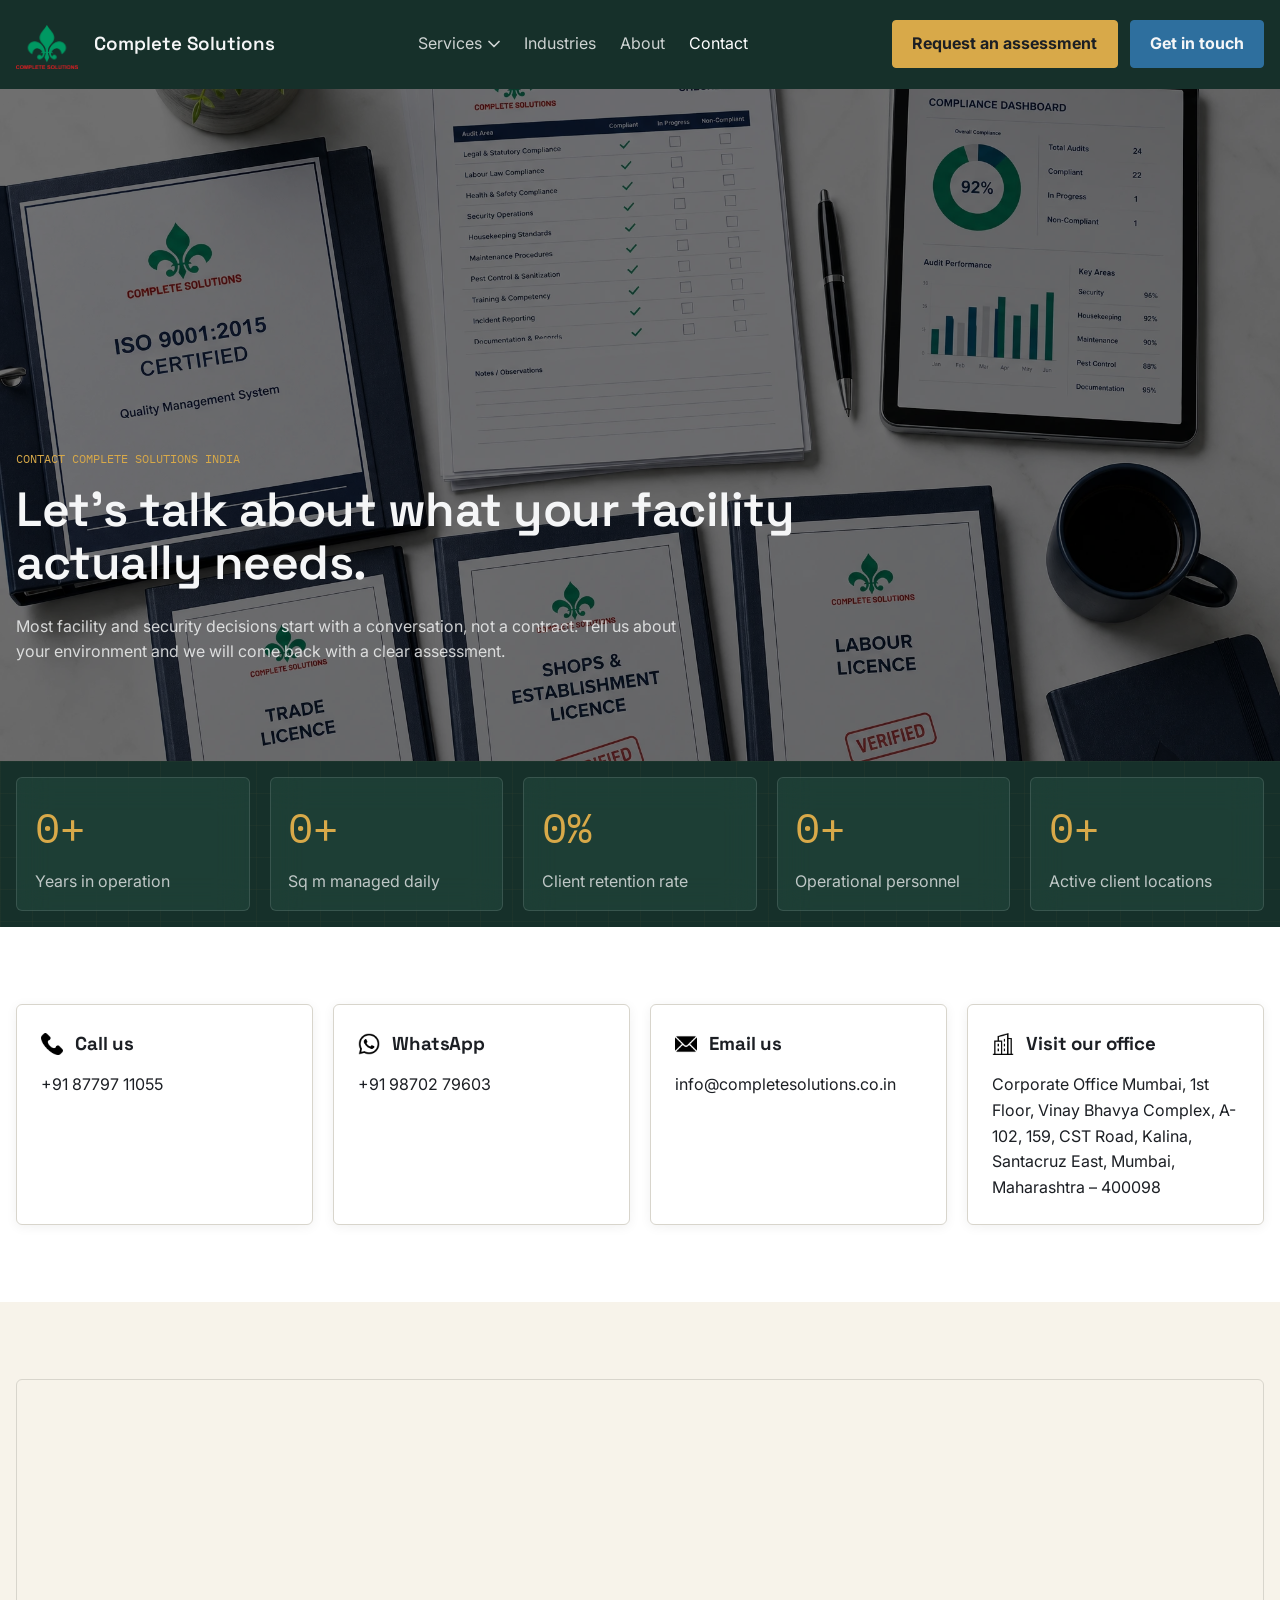
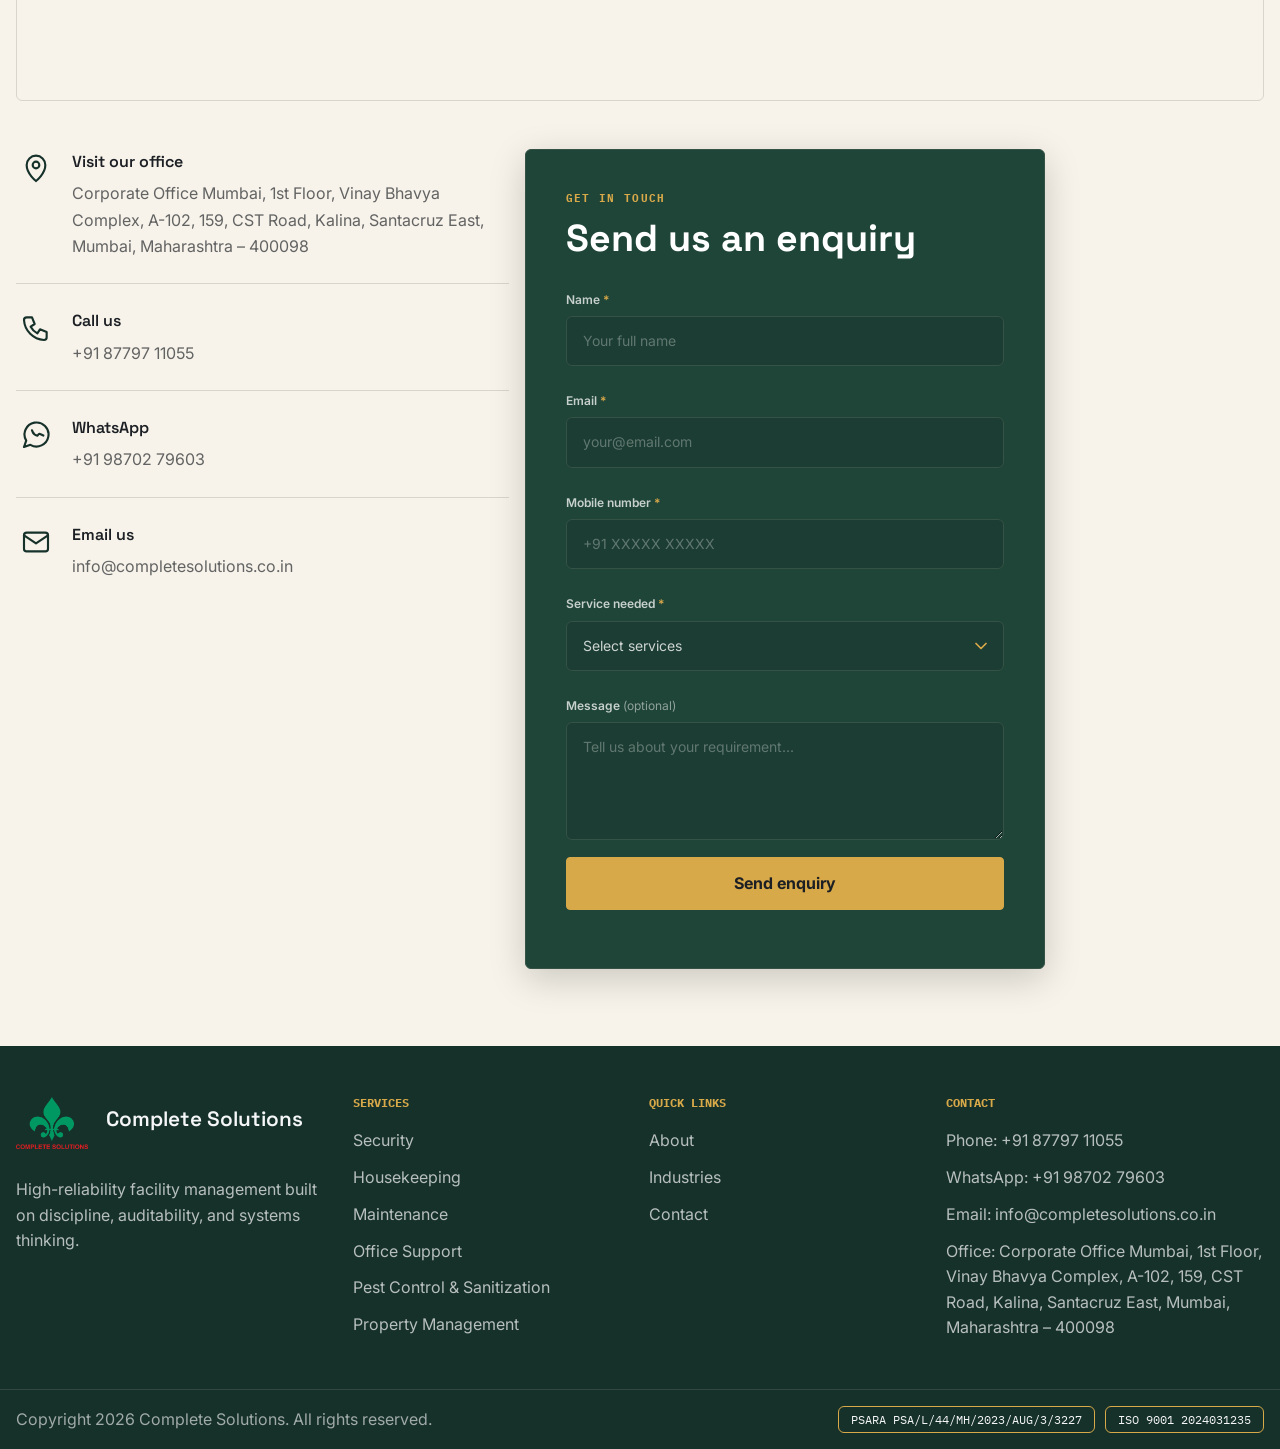
<file: contact.html>
<!DOCTYPE html>
<html lang="en">
<head>
  <meta charset="UTF-8">
  <meta name="viewport" content="width=device-width, initial-scale=1.0">
  <title>Contact Complete Solutions | Facility Management & Security Enquiries India</title>
  <link rel="icon" type="image/webp" href="/assets/logo/Logo-2048x1468.webp">
  <link rel="canonical" href="https://completesolutions.co.in/contact.html">
  <meta name="title" content="Contact Complete Solutions | Facility Management & Security Enquiries India">
  <meta name="description" content="Contact Complete Solutions for facility management, security services, housekeeping, maintenance, pest control and property management enquiries across India.">
  <meta name="keywords" content="contact Complete Solutions, facility management enquiry India, security services contact India, housekeeping services quote India, maintenance services quote India">
  <meta name="author" content="Complete Solutions">
  <meta name="robots" content="index, follow">
  <meta name="googlebot" content="index, follow">
  <meta name="theme-color" content="#16302A">
  <meta name="geo.region" content="IN-MH">
  <meta name="geo.placename" content="Mumbai, Maharashtra, Kalina, Santacruz East">
  <meta name="geo.position" content="19.066730;72.866920">
  <meta name="ICBM" content="19.066730, 72.866920">
  <meta property="og:type" content="website">
  <meta property="og:site_name" content="Complete Solutions">
  <meta property="og:locale" content="en_IN">
  <meta property="og:url" content="https://completesolutions.co.in/contact.html">
  <meta property="og:title" content="Contact Complete Solutions | Facility Management & Security Enquiries India">
  <meta property="og:description" content="Contact Complete Solutions for facility management, security services, housekeeping, maintenance, pest control and property management enquiries across India.">
  <meta property="og:image" content="https://completesolutions.co.in/assets/images/image-03.webp">
  <meta property="og:image:alt" content="Compliance audit desk flat-lay with certification and operational records">
  <meta name="twitter:card" content="summary_large_image">
  <meta name="twitter:title" content="Contact Complete Solutions | Facility Management & Security Enquiries India">
  <meta name="twitter:description" content="Contact Complete Solutions for facility management, security services, housekeeping, maintenance, pest control and property management enquiries across India.">
  <meta name="twitter:image" content="https://completesolutions.co.in/assets/images/image-03.webp">
  <meta name="twitter:image:alt" content="Compliance audit desk flat-lay with certification and operational records">
  <script type="application/ld+json">
{
    "@context":  "https://schema.org",
    "@graph":  [
                   {
                       "@type":  "Organization",
                       "@id":  "https://completesolutions.co.in/#organization",
                       "name":  "Complete Solutions",
                       "url":  "https://completesolutions.co.in/",
                       "logo":  "https://completesolutions.co.in/assets/logo/Logo-2048x1468.webp",
                       "email":  "info@completesolutions.co.in",
                       "telephone":  "+91 87797 11055",
                       "areaServed":  {
                                          "@type":  "Country",
                                          "name":  "India"
                                      },
                       "address":  {
                                       "@type":  "PostalAddress",
                                       "streetAddress":  "Corporate Office Mumbai, 1st Floor, Vinay Bhavya Complex, A-102, 159, CST Road, Kalina, Santacruz East",
                                       "addressLocality":  "Mumbai",
                                       "addressRegion":  "Maharashtra",
                                       "postalCode":  "400098",
                                       "addressCountry":  "IN"
                                   },
                       "contactPoint":  [
                                            {
                                                "@type":  "ContactPoint",
                                                "contactType":  "sales",
                                                "telephone":  "+91 87797 11055",
                                                "email":  "info@completesolutions.co.in",
                                                "areaServed":  "IN",
                                                "availableLanguage":  [
                                                                          "en"
                                                                      ]
                                            }
                                        ]
                   },
                   {
                       "@type":  "WebSite",
                       "@id":  "https://completesolutions.co.in/#website",
                       "url":  "https://completesolutions.co.in/",
                       "name":  "Complete Solutions",
                       "publisher":  {
                                         "@id":  "https://completesolutions.co.in/#organization"
                                     },
                       "inLanguage":  "en-IN"
                   },
                   {
                       "@type":  "ContactPage",
                       "@id":  "https://completesolutions.co.in/contact.html#webpage",
                       "url":  "https://completesolutions.co.in/contact.html",
                       "name":  "Contact Complete Solutions | Facility Management \u0026 Security Enquiries India",
                       "description":  "Contact Complete Solutions for facility management, security services, housekeeping, maintenance, pest control and property management enquiries across India.",
                       "isPartOf":  {
                                        "@id":  "https://completesolutions.co.in/#website"
                                    },
                       "about":  {
                                     "@id":  "https://completesolutions.co.in/#organization"
                                 },
                       "primaryImageOfPage":  {
                                                  "@type":  "ImageObject",
                                                  "url":  "https://completesolutions.co.in/assets/images/image-03.webp"
                                              },
                       "inLanguage":  "en-IN"
                   },
                   {
                       "@type":  "BreadcrumbList",
                       "@id":  "https://completesolutions.co.in/contact.html#breadcrumb",
                       "itemListElement":  [
                                               {
                                                   "@type":  "ListItem",
                                                   "position":  1,
                                                   "name":  "Home",
                                                   "item":  "https://completesolutions.co.in/"
                                               },
                                               {
                                                   "@type":  "ListItem",
                                                   "position":  2,
                                                   "name":  "Contact",
                                                   "item":  "https://completesolutions.co.in/contact.html"
                                               }
                                           ]
                   }
               ]
}
  </script>
  <link rel="preconnect" href="https://fonts.googleapis.com">
  <link rel="preconnect" href="https://fonts.gstatic.com" crossorigin>
  <link href="https://fonts.googleapis.com/css2?family=Space+Grotesk:wght@500;600;700&family=Inter:wght@400;500;600;700&family=IBM+Plex+Mono:wght@400;500;600&display=swap" rel="stylesheet">
  <link rel="stylesheet" href="/style.min.css">
</head>
<body>
  <div class="site-shell">
    <div data-site-header></div>
    <section class="hero">
      <div class="hero-media"><img src="/assets/images/image-03.webp" alt="Compliance audit desk flat-lay"></div>
      <div class="hero-overlay"></div>
      <div class="container hero-inner">
        <div class="hero-copy">
          <div class="eyebrow">Contact Complete Solutions India</div>
          <h1 class="hero-title">Let's talk about what your facility actually needs.</h1>
          <p class="hero-text">Most facility and security decisions start with a conversation, not a contract. Tell us about your environment and we will come back with a clear assessment.</p>
        </div>
      </div>
    </section>

    <section class="section section-dark stat-bar">
      <div class="container grid grid-5" data-stats data-counter-group></div>
    </section>

    <section class="section section-muted">
      <div class="container contact-grid">
        <article class="card contact-card">
          <div class="contact-card__heading">
            <img class="contact-card__icon-image" src="/assets/icons/phone-black.png" alt="" aria-hidden="true">
            <h3 class="card-title">Call us</h3>
          </div>
          <a class="card-copy" data-phone href="tel:+918779711055"></a>
        </article>
        <article class="card contact-card">
          <div class="contact-card__heading">
            <img class="contact-card__icon-image" src="/assets/icons/whatsapp-black.png" alt="" aria-hidden="true">
            <h3 class="card-title">WhatsApp</h3>
          </div>
          <a class="card-copy" data-whatsapp href="https://wa.me/919870279603" target="_blank" rel="noopener noreferrer"></a>
        </article>
        <article class="card contact-card">
          <div class="contact-card__heading">
            <img class="contact-card__icon-image" src="/assets/icons/email-black.png" alt="" aria-hidden="true">
            <h3 class="card-title">Email us</h3>
          </div>
          <a class="card-copy" data-email href="mailto:info@completesolutions.co.in"></a>
        </article>
          <article class="card contact-card">
            <div class="contact-card__heading">
              <img class="contact-card__icon-image" src="/assets/icons/building-black.png" alt="" aria-hidden="true">
              <h3 class="card-title">Visit our office</h3>
            </div>
            <a class="card-copy" data-address href="https://maps.app.goo.gl/orrucnLS9FpQJ4qW6" target="_blank" rel="noopener noreferrer"></a>
          </article>
      </div>
    </section>

    <section class="section section-light contact-enquiry-section">
      <div class="container contact-enquiry">
        <div class="map-frame contact-enquiry__map">
          <iframe title="Complete Solutions Santacruz East map" src="https://www.google.com/maps?q=19.0753,72.8552&z=15&output=embed" loading="lazy" referrerpolicy="no-referrer-when-downgrade"></iframe>
        </div>
        <div class="contact-enquiry__layout">
          <div class="contact-details-list" aria-label="Contact details">
            <div class="contact-detail-row">
              <div class="contact-detail-row__icon"><svg viewBox="0 0 24 24" aria-hidden="true"><path d="M12 21s7-5.4 7-12a7 7 0 1 0-14 0c0 6.6 7 12 7 12"></path><circle cx="12" cy="9" r="2.5"></circle></svg></div>
              <div><strong>Visit our office</strong><a href="https://maps.app.goo.gl/orrucnLS9FpQJ4qW6" target="_blank" rel="noopener noreferrer">Corporate Office Mumbai, 1st Floor, Vinay Bhavya Complex, A-102, 159, CST Road, Kalina, Santacruz East, Mumbai, Maharashtra &ndash; 400098</a></div>
              </div>
            <div class="contact-detail-row">
              <div class="contact-detail-row__icon"><svg viewBox="0 0 24 24" aria-hidden="true"><path d="M5 4h4l2 5-3 2a12 12 0 0 0 5 5l2-3 5 2v4a2 2 0 0 1-2 2A16 16 0 0 1 3 6a2 2 0 0 1 2-2"></path></svg></div>
              <div><strong>Call us</strong><a href="tel:+918779711055">+91 87797 11055</a></div>
            </div>
            <div class="contact-detail-row">
              <div class="contact-detail-row__icon"><svg viewBox="0 0 24 24" aria-hidden="true"><path d="M3 21l1.65-4.8a9 9 0 1 1 3.15 3.15L3 21"></path><path d="M9 8.5c.5 2 2 3.5 4 4l1-1c.3-.3.7-.4 1.1-.2l2.4 1.1"></path></svg></div>
              <div><strong>WhatsApp</strong><a href="https://wa.me/919870279603" target="_blank" rel="noopener noreferrer">+91 98702 79603</a></div>
            </div>
            <div class="contact-detail-row">
              <div class="contact-detail-row__icon"><svg viewBox="0 0 24 24" aria-hidden="true"><rect x="3" y="5" width="18" height="14" rx="2"></rect><path d="M3 7l9 6 9-6"></path></svg></div>
              <div><strong>Email us</strong><a href="mailto:info@completesolutions.co.in">info@completesolutions.co.in</a></div>
            </div>
          </div>

          <div class="unified-form-panel">
            <span class="form-anchor" id="assessment" aria-hidden="true"></span>
            <span class="form-anchor" id="quote" aria-hidden="true"></span>
            <div class="unified-form-panel__header">
              <div class="unified-form-panel__eyebrow">Get in touch</div>
              <h2>Send us an enquiry</h2>
            </div>
            <form class="unified-enquiry-form" data-form id="enquiry" novalidate>
              <div class="unified-form__fields">
                <input id="enquiry-page-url" name="page_url" type="hidden" value="">
                <div class="field" style="position:absolute;left:-9999px;width:1px;height:1px;overflow:hidden;" aria-hidden="true">
                  <label for="enquiry-website">Website</label>
                  <input id="enquiry-website" name="website" type="text" tabindex="-1" autocomplete="off">
                </div>
                <div class="field"><label for="enquiry-name">Name <span class="required">*</span></label><input id="enquiry-name" name="name" type="text" placeholder="Your full name" required><div class="error-text" data-error-for="name"></div></div>
                <div class="field"><label for="enquiry-email">Email <span class="required">*</span></label><input id="enquiry-email" name="email" type="email" placeholder="your@email.com" required><div class="error-text" data-error-for="email"></div></div>
                <div class="field"><label for="enquiry-phone">Mobile number <span class="required">*</span></label><input id="enquiry-phone" name="phone" type="tel" inputmode="tel" placeholder="+91 XXXXX XXXXX" required><div class="error-text" data-error-for="phone"></div></div>
                <div class="field">
                  <label id="enquiry-service-label" for="enquiry-service-value">Service needed <span class="required">*</span></label>
                  <div class="select-control custom-select" data-custom-select>
                    <input id="enquiry-service-value" name="service" type="hidden" required>
                    <button class="custom-select__trigger" type="button" aria-haspopup="listbox" aria-controls="enquiry-service-menu" aria-expanded="false" aria-labelledby="enquiry-service-label enquiry-service-text">
                      <span id="enquiry-service-text" class="custom-select__text">Select services</span>
                      <svg class="custom-select__chevron" viewBox="0 0 12 8" aria-hidden="true"><path d="M1 1.5l5 5 5-5"></path></svg>
                    </button>
                    <div class="custom-select__menu" id="enquiry-service-menu" role="listbox" tabindex="-1" hidden>
                      <button class="custom-select__option" type="button" role="option" data-value="Security Services">Security Services</button>
                      <button class="custom-select__option" type="button" role="option" data-value="Housekeeping Services">Housekeeping Services</button>
                      <button class="custom-select__option" type="button" role="option" data-value="Maintenance Services">Maintenance Services</button>
                      <button class="custom-select__option" type="button" role="option" data-value="Office Support Services">Office Support Services</button>
                      <button class="custom-select__option" type="button" role="option" data-value="Pest Control &amp; Sanitization Services">Pest Control &amp; Sanitization Services</button>
                      <button class="custom-select__option" type="button" role="option" data-value="Property Management Services">Property Management Services</button>
                    </div>
                  </div>
                  <div class="error-text" data-error-for="service"></div>
                </div>
                <div class="field"><label for="enquiry-message">Message <span class="optional">(optional)</span></label><textarea id="enquiry-message" name="message" rows="4" placeholder="Tell us about your requirement..."></textarea></div>
                <button class="unified-form__submit" type="submit">Send enquiry</button>
                <p class="unified-form__feedback" data-form-feedback aria-live="polite"></p>
              </div>
            </form>
          </div>
        </div>
      </div>
    </section>
    <div data-site-footer></div>
  </div>
  <script src="/main.min.js?v=20260717-1"></script>
</body>
</html>
</file>
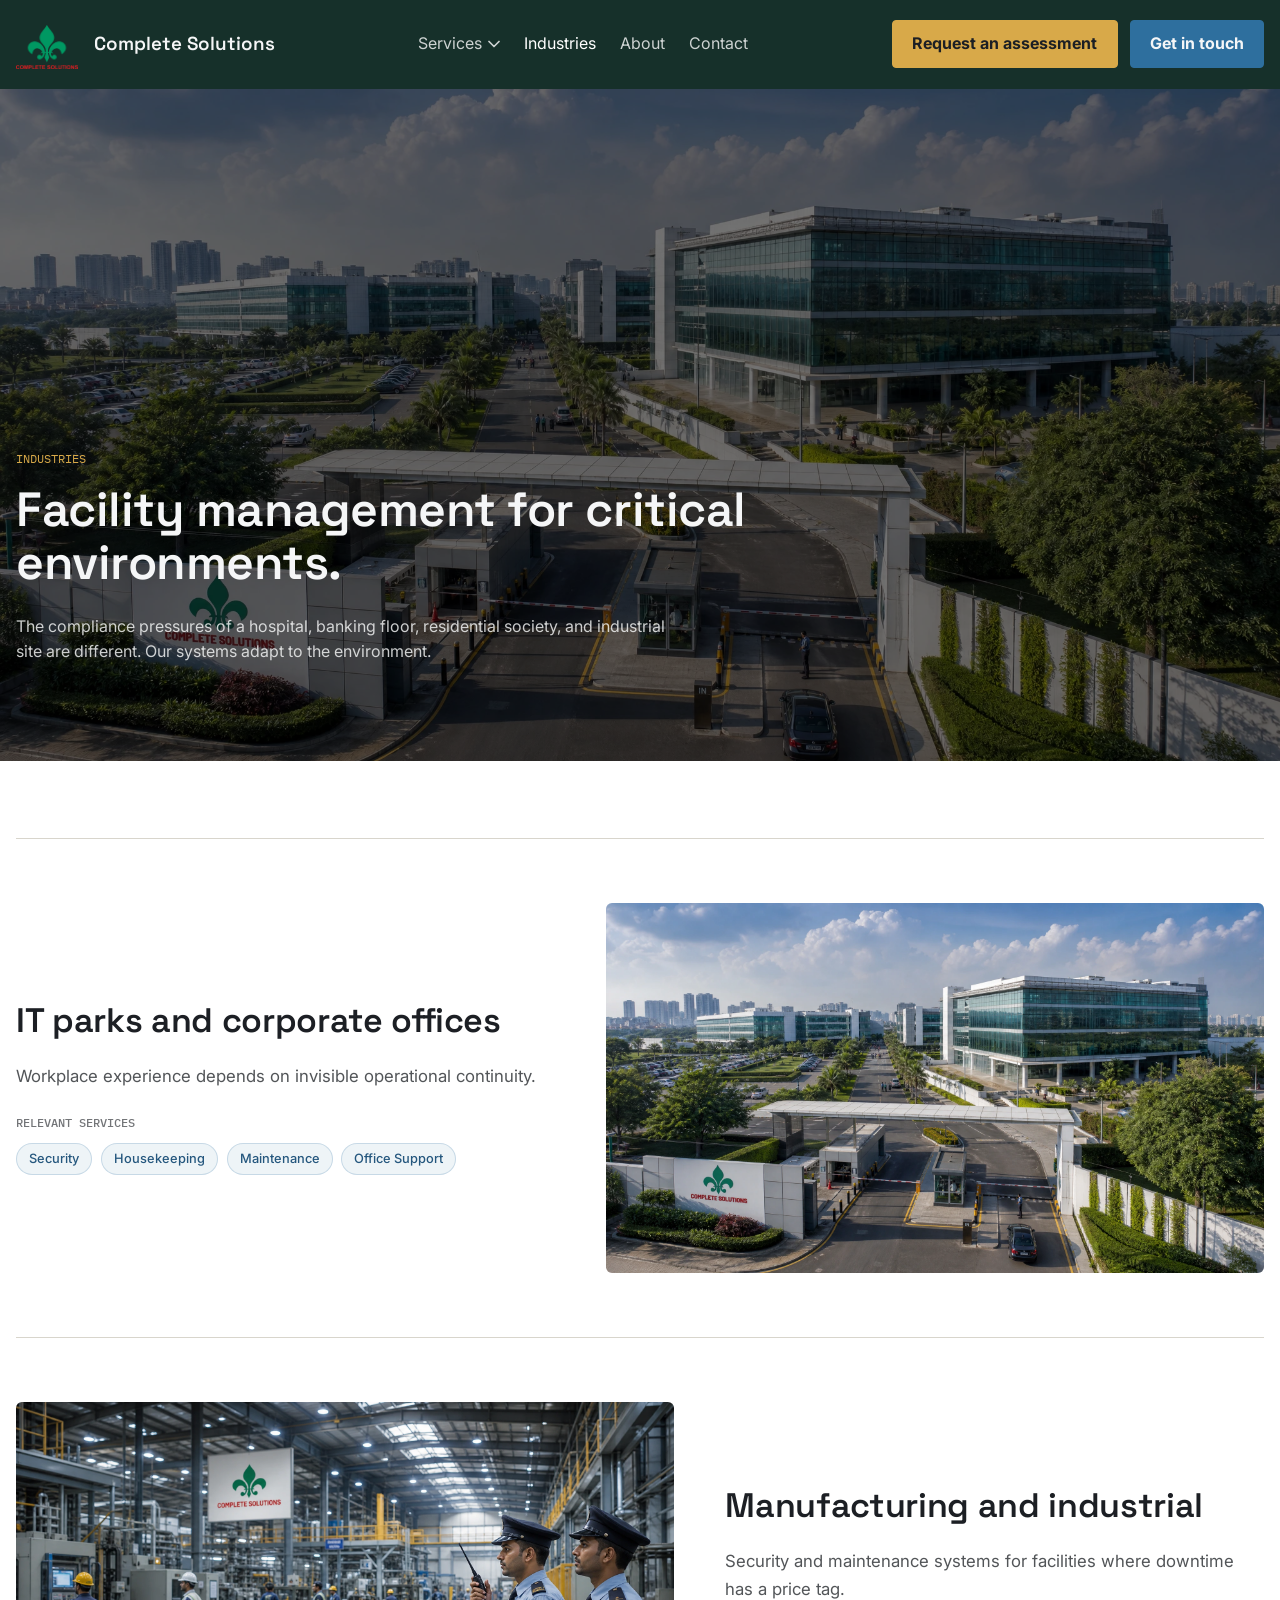
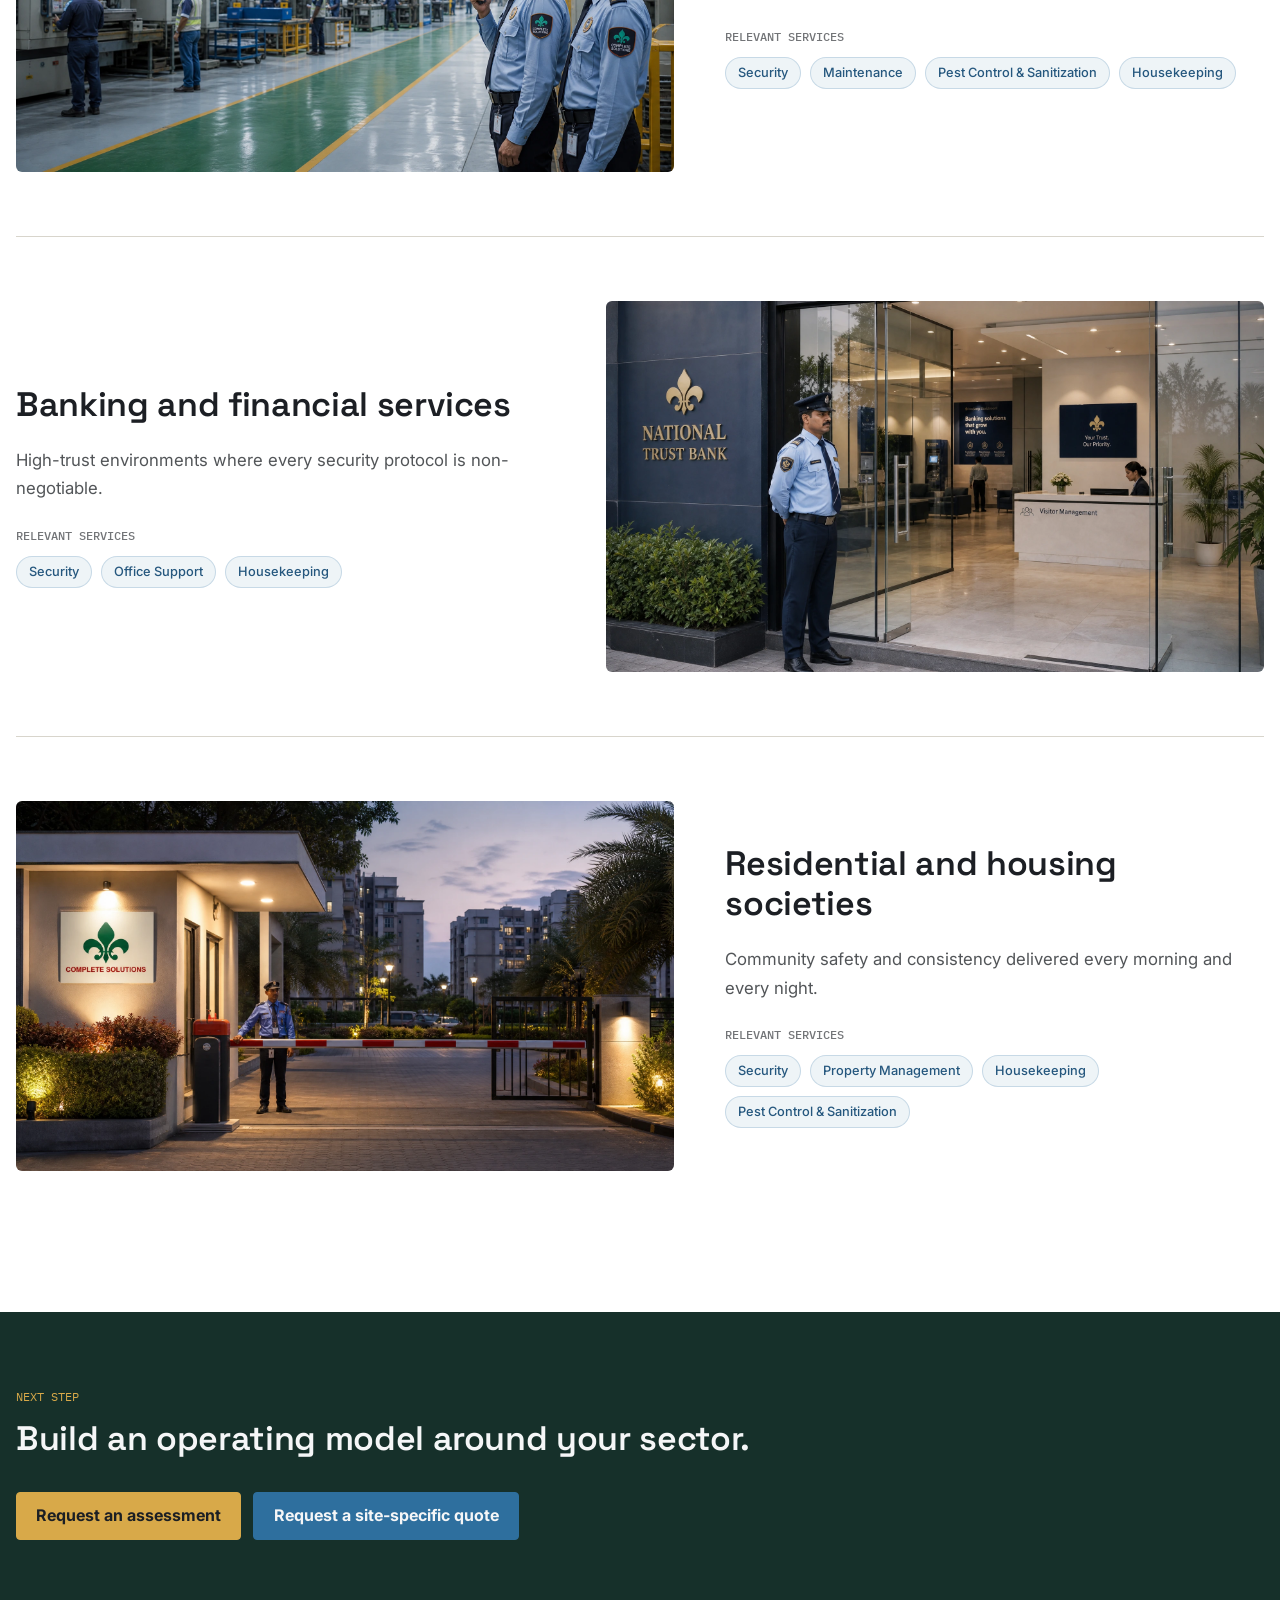
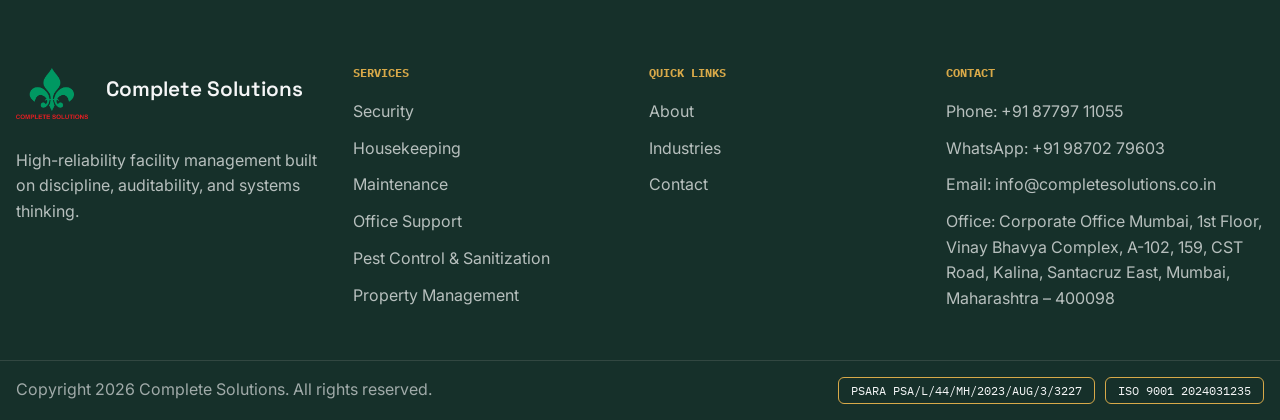
<file: industries.html>
<!DOCTYPE html>
<html lang="en">
<head>
  <meta charset="UTF-8">
  <meta name="viewport" content="width=device-width, initial-scale=1.0">
  <title>Facility Management for Critical Industries in India | Complete Solutions</title>
  <link rel="icon" type="image/webp" href="/assets/logo/Logo-2048x1468.webp">
  <link rel="canonical" href="https://completesolutions.co.in/industries.html">
  <meta name="title" content="Facility Management for Critical Industries in India | Complete Solutions">
  <meta name="description" content="Industry-specific facility management solutions for IT parks, manufacturing, banking, residential communities and other critical environments across India.">
  <meta name="keywords" content="industry specific facility management India, facility management for IT parks India, manufacturing facility management India, banking security services India, residential society facility management India">
  <meta name="author" content="Complete Solutions">
  <meta name="robots" content="index, follow">
  <meta name="googlebot" content="index, follow">
  <meta name="theme-color" content="#16302A">
  <meta name="geo.region" content="IN-MH">
  <meta name="geo.placename" content="Mumbai, Maharashtra, Kalina, Santacruz East">
  <meta name="geo.position" content="19.066730;72.866920">
  <meta name="ICBM" content="19.066730, 72.866920">
  <meta property="og:type" content="website">
  <meta property="og:site_name" content="Complete Solutions">
  <meta property="og:locale" content="en_IN">
  <meta property="og:url" content="https://completesolutions.co.in/industries.html">
  <meta property="og:title" content="Facility Management for Critical Industries in India | Complete Solutions">
  <meta property="og:description" content="Industry-specific facility management solutions for IT parks, manufacturing, banking, residential communities and other critical environments across India.">
  <meta property="og:image" content="https://completesolutions.co.in/assets/images/image-02.webp">
  <meta property="og:image:alt" content="IT technology park campus">
  <meta name="twitter:card" content="summary_large_image">
  <meta name="twitter:title" content="Facility Management for Critical Industries in India | Complete Solutions">
  <meta name="twitter:description" content="Industry-specific facility management solutions for IT parks, manufacturing, banking, residential communities and other critical environments across India.">
  <meta name="twitter:image" content="https://completesolutions.co.in/assets/images/image-02.webp">
  <meta name="twitter:image:alt" content="IT technology park campus">
  <script type="application/ld+json">
{
    "@context":  "https://schema.org",
    "@graph":  [
                   {
                       "@type":  "Organization",
                       "@id":  "https://completesolutions.co.in/#organization",
                       "name":  "Complete Solutions",
                       "url":  "https://completesolutions.co.in/",
                       "logo":  "https://completesolutions.co.in/assets/logo/Logo-2048x1468.webp",
                       "email":  "info@completesolutions.co.in",
                       "telephone":  "+91 87797 11055",
                       "areaServed":  {
                                          "@type":  "Country",
                                          "name":  "India"
                                      },
                       "address":  {
                                       "@type":  "PostalAddress",
                                       "streetAddress":  "Corporate Office Mumbai, 1st Floor, Vinay Bhavya Complex, A-102, 159, CST Road, Kalina, Santacruz East",
                                       "addressLocality":  "Mumbai",
                                       "addressRegion":  "Maharashtra",
                                       "postalCode":  "400098",
                                       "addressCountry":  "IN"
                                   },
                       "contactPoint":  [
                                            {
                                                "@type":  "ContactPoint",
                                                "contactType":  "sales",
                                                "telephone":  "+91 87797 11055",
                                                "email":  "info@completesolutions.co.in",
                                                "areaServed":  "IN",
                                                "availableLanguage":  [
                                                                          "en"
                                                                      ]
                                            }
                                        ]
                   },
                   {
                       "@type":  "WebSite",
                       "@id":  "https://completesolutions.co.in/#website",
                       "url":  "https://completesolutions.co.in/",
                       "name":  "Complete Solutions",
                       "publisher":  {
                                         "@id":  "https://completesolutions.co.in/#organization"
                                     },
                       "inLanguage":  "en-IN"
                   },
                   {
                       "@type":  "CollectionPage",
                       "@id":  "https://completesolutions.co.in/industries.html#webpage",
                       "url":  "https://completesolutions.co.in/industries.html",
                       "name":  "Facility Management for Critical Industries in India | Complete Solutions",
                       "description":  "Industry-specific facility management solutions for IT parks, manufacturing, banking, residential communities and other critical environments across India.",
                       "isPartOf":  {
                                        "@id":  "https://completesolutions.co.in/#website"
                                    },
                       "about":  {
                                     "@id":  "https://completesolutions.co.in/#organization"
                                 },
                       "primaryImageOfPage":  {
                                                  "@type":  "ImageObject",
                                                  "url":  "https://completesolutions.co.in/assets/images/image-02.webp"
                                              },
                       "inLanguage":  "en-IN"
                   },
                   {
                       "@type":  "BreadcrumbList",
                       "@id":  "https://completesolutions.co.in/industries.html#breadcrumb",
                       "itemListElement":  [
                                               {
                                                   "@type":  "ListItem",
                                                   "position":  1,
                                                   "name":  "Home",
                                                   "item":  "https://completesolutions.co.in/"
                                               },
                                               {
                                                   "@type":  "ListItem",
                                                   "position":  2,
                                                   "name":  "Industries",
                                                   "item":  "https://completesolutions.co.in/industries.html"
                                               }
                                           ]
                   }
               ]
}
  </script>
  <link rel="preconnect" href="https://fonts.googleapis.com">
  <link rel="preconnect" href="https://fonts.gstatic.com" crossorigin>
  <link href="https://fonts.googleapis.com/css2?family=Space+Grotesk:wght@500;600;700&family=Inter:wght@400;500;600;700&family=IBM+Plex+Mono:wght@400;500;600&display=swap" rel="stylesheet">
  <link rel="stylesheet" href="/style.min.css">
</head>
<body>
  <div class="site-shell">
    <div data-site-header></div>
    <section class="hero">
      <div class="hero-media"><img src="/assets/images/image-02.webp" alt="IT technology park campus"></div>
      <div class="hero-overlay"></div>
      <div class="container hero-inner">
        <div class="hero-copy">
          <div class="eyebrow">Industries</div>
          <h1 class="hero-title">Facility management for critical environments.</h1>
          <p class="hero-text">The compliance pressures of a hospital, banking floor, residential society, and industrial site are different. Our systems adapt to the environment.</p>
        </div>
      </div>
    </section>

    <section class="section section-muted">
      <div class="container">
        <article class="industry-row">
          <div class="industry-row__content">
            <h2 class="section-title">IT parks and corporate offices</h2>
            <p class="industry-row__description">Workplace experience depends on invisible operational continuity.</p>
            <div class="industry-row__services" aria-label="Relevant services">
              <p class="industry-row__services-label">Relevant services</p>
              <div class="industry-row__tags">
                <span class="industry-row__tag">Security</span>
                <span class="industry-row__tag">Housekeeping</span>
                <span class="industry-row__tag">Maintenance</span>
                <span class="industry-row__tag">Office Support</span>
              </div>
            </div>
          </div>
          <figure class="asset industry-row__media">
            <img src="/assets/images/image-02.webp" alt="IT technology park campus">
          </figure>
        </article>
        <article class="industry-row industry-row--reverse">
          <div class="industry-row__content">
            <h2 class="section-title">Manufacturing and industrial</h2>
            <p class="industry-row__description">Security and maintenance systems for facilities where downtime has a price tag.</p>
            <div class="industry-row__services" aria-label="Relevant services">
              <p class="industry-row__services-label">Relevant services</p>
              <div class="industry-row__tags">
                <span class="industry-row__tag">Security</span>
                <span class="industry-row__tag">Maintenance</span>
                <span class="industry-row__tag">Pest Control &amp; Sanitization</span>
                <span class="industry-row__tag">Housekeeping</span>
              </div>
            </div>
          </div>
          <figure class="asset industry-row__media">
            <img src="/assets/images/image-01.webp" alt="Industrial manufacturing floor">
          </figure>
        </article>
        <article class="industry-row">
          <div class="industry-row__content">
            <h2 class="section-title">Banking and financial services</h2>
            <p class="industry-row__description">High-trust environments where every security protocol is non-negotiable.</p>
            <div class="industry-row__services" aria-label="Relevant services">
              <p class="industry-row__services-label">Relevant services</p>
              <div class="industry-row__tags">
                <span class="industry-row__tag">Security</span>
                <span class="industry-row__tag">Office Support</span>
                <span class="industry-row__tag">Housekeeping</span>
              </div>
            </div>
          </div>
          <figure class="asset industry-row__media">
            <img src="/assets/images/image-11.webp" alt="Bank branch entrance with security guard">
          </figure>
        </article>
        <article class="industry-row industry-row--reverse">
          <div class="industry-row__content">
            <h2 class="section-title">Residential and housing societies</h2>
            <p class="industry-row__description">Community safety and consistency delivered every morning and every night.</p>
            <div class="industry-row__services" aria-label="Relevant services">
              <p class="industry-row__services-label">Relevant services</p>
              <div class="industry-row__tags">
                <span class="industry-row__tag">Security</span>
                <span class="industry-row__tag">Property Management</span>
                <span class="industry-row__tag">Housekeeping</span>
                <span class="industry-row__tag">Pest Control &amp; Sanitization</span>
              </div>
            </div>
          </div>
          <figure class="asset industry-row__media">
            <img src="/assets/images/image-12.webp" alt="Residential society gate">
          </figure>
        </article>
      </div>
    </section>

    <section class="section section-dark">
      <div class="container split">
        <div>
          <div class="eyebrow">Next step</div>
          <h2 class="section-title">Build an operating model around your sector.</h2>
        </div>
        <div class="btn-row">
          <a class="btn btn-assessment" href="/contact.html#assessment">Request an assessment</a>
          <a class="btn btn-quote" href="/contact.html#quote">Request a site-specific quote</a>
        </div>
      </div>
    </section>
    <div data-site-footer></div>
  </div>
  <script src="/main.min.js?v=20260717-1"></script>
</body>
</html>
</file>
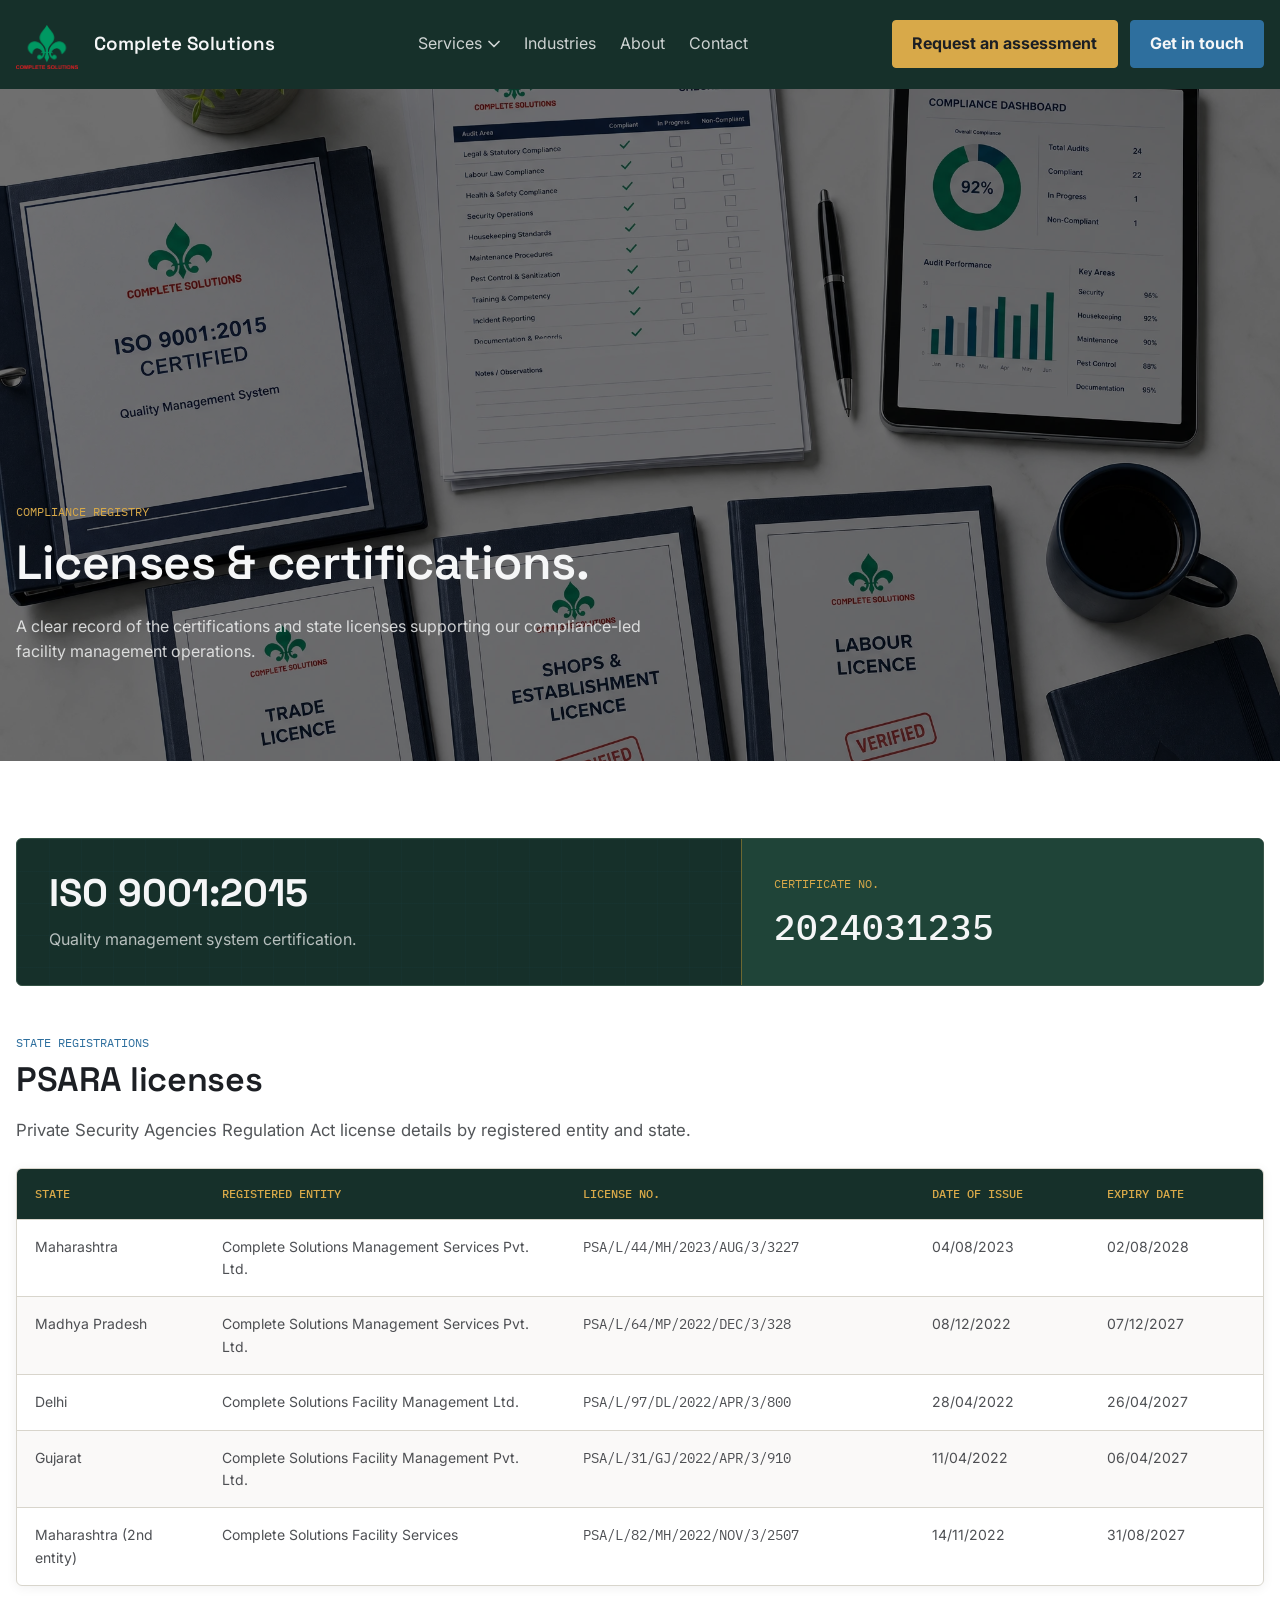
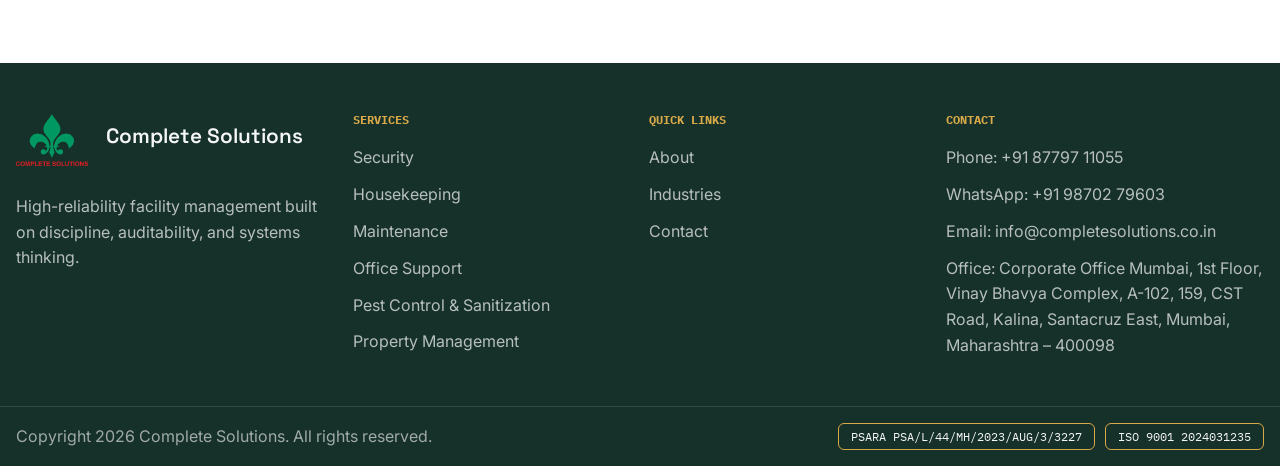
<file: licenses.html>
<!DOCTYPE html>
<html lang="en">
<head>
  <meta charset="UTF-8">
  <meta name="viewport" content="width=device-width, initial-scale=1.0">
  <title>PSARA Licenses & ISO 9001 Certification | Complete Solutions India</title>
  <link rel="icon" type="image/webp" href="/assets/logo/Logo-2048x1468.webp">
  <link rel="canonical" href="https://completesolutions.co.in/licenses.html">
  <meta name="title" content="PSARA Licenses & ISO 9001 Certification | Complete Solutions India">
  <meta name="description" content="View Complete Solutions PSARA licence details across states and ISO 9001:2015 certification information supporting compliance-led operations in India.">
  <meta name="keywords" content="PSARA licence India, ISO 9001 certification India, security agency licence India, facility management compliance India, Complete Solutions licences">
  <meta name="author" content="Complete Solutions">
  <meta name="robots" content="index, follow">
  <meta name="googlebot" content="index, follow">
  <meta name="theme-color" content="#16302A">
  <meta name="geo.region" content="IN-MH">
  <meta name="geo.placename" content="Mumbai, Maharashtra, Kalina, Santacruz East">
  <meta name="geo.position" content="19.066730;72.866920">
  <meta name="ICBM" content="19.066730, 72.866920">
  <meta property="og:type" content="website">
  <meta property="og:site_name" content="Complete Solutions">
  <meta property="og:locale" content="en_IN">
  <meta property="og:url" content="https://completesolutions.co.in/licenses.html">
  <meta property="og:title" content="PSARA Licenses & ISO 9001 Certification | Complete Solutions India">
  <meta property="og:description" content="View Complete Solutions PSARA licence details across states and ISO 9001:2015 certification information supporting compliance-led operations in India.">
  <meta property="og:image" content="https://completesolutions.co.in/assets/images/image-03.webp">
  <meta property="og:image:alt" content="Compliance audit desk with certification documents and records">
  <meta name="twitter:card" content="summary_large_image">
  <meta name="twitter:title" content="PSARA Licenses & ISO 9001 Certification | Complete Solutions India">
  <meta name="twitter:description" content="View Complete Solutions PSARA licence details across states and ISO 9001:2015 certification information supporting compliance-led operations in India.">
  <meta name="twitter:image" content="https://completesolutions.co.in/assets/images/image-03.webp">
  <meta name="twitter:image:alt" content="Compliance audit desk with certification documents and records">
  <script type="application/ld+json">
{
    "@context":  "https://schema.org",
    "@graph":  [
                   {
                       "@type":  "Organization",
                       "@id":  "https://completesolutions.co.in/#organization",
                       "name":  "Complete Solutions",
                       "url":  "https://completesolutions.co.in/",
                       "logo":  "https://completesolutions.co.in/assets/logo/Logo-2048x1468.webp",
                       "email":  "info@completesolutions.co.in",
                       "telephone":  "+91 87797 11055",
                       "areaServed":  {
                                          "@type":  "Country",
                                          "name":  "India"
                                      },
                       "address":  {
                                       "@type":  "PostalAddress",
                                       "streetAddress":  "Corporate Office Mumbai, 1st Floor, Vinay Bhavya Complex, A-102, 159, CST Road, Kalina, Santacruz East",
                                       "addressLocality":  "Mumbai",
                                       "addressRegion":  "Maharashtra",
                                       "postalCode":  "400098",
                                       "addressCountry":  "IN"
                                   },
                       "contactPoint":  [
                                            {
                                                "@type":  "ContactPoint",
                                                "contactType":  "sales",
                                                "telephone":  "+91 87797 11055",
                                                "email":  "info@completesolutions.co.in",
                                                "areaServed":  "IN",
                                                "availableLanguage":  [
                                                                          "en"
                                                                      ]
                                            }
                                        ]
                   },
                   {
                       "@type":  "WebSite",
                       "@id":  "https://completesolutions.co.in/#website",
                       "url":  "https://completesolutions.co.in/",
                       "name":  "Complete Solutions",
                       "publisher":  {
                                         "@id":  "https://completesolutions.co.in/#organization"
                                     },
                       "inLanguage":  "en-IN"
                   },
                   {
                       "@type":  "CollectionPage",
                       "@id":  "https://completesolutions.co.in/licenses.html#webpage",
                       "url":  "https://completesolutions.co.in/licenses.html",
                       "name":  "PSARA Licenses \u0026 ISO 9001 Certification | Complete Solutions India",
                       "description":  "View Complete Solutions PSARA licence details across states and ISO 9001:2015 certification information supporting compliance-led operations in India.",
                       "isPartOf":  {
                                        "@id":  "https://completesolutions.co.in/#website"
                                    },
                       "about":  {
                                     "@id":  "https://completesolutions.co.in/#organization"
                                 },
                       "primaryImageOfPage":  {
                                                  "@type":  "ImageObject",
                                                  "url":  "https://completesolutions.co.in/assets/images/image-03.webp"
                                              },
                       "inLanguage":  "en-IN"
                   },
                   {
                       "@type":  "BreadcrumbList",
                       "@id":  "https://completesolutions.co.in/licenses.html#breadcrumb",
                       "itemListElement":  [
                                               {
                                                   "@type":  "ListItem",
                                                   "position":  1,
                                                   "name":  "Home",
                                                   "item":  "https://completesolutions.co.in/"
                                               },
                                               {
                                                   "@type":  "ListItem",
                                                   "position":  2,
                                                   "name":  "Licenses \u0026 Certifications",
                                                   "item":  "https://completesolutions.co.in/licenses.html"
                                               }
                                           ]
                   }
               ]
}
  </script>
  <link rel="preconnect" href="https://fonts.googleapis.com">
  <link rel="preconnect" href="https://fonts.gstatic.com" crossorigin>
  <link href="https://fonts.googleapis.com/css2?family=Space+Grotesk:wght@500;600;700&family=Inter:wght@400;500;600;700&family=IBM+Plex+Mono:wght@400;500;600&display=swap" rel="stylesheet">
  <link rel="stylesheet" href="/style.min.css">
</head>
<body>
  <div class="site-shell">
    <div data-site-header></div>

    <section class="hero">
      <div class="hero-media"><img src="/assets/images/image-03.webp" alt="Compliance audit desk with certification documents and operational records."></div>
      <div class="hero-overlay"></div>
      <div class="container hero-inner">
        <div class="hero-copy">
          <div class="eyebrow">Compliance registry</div>
          <h1 class="hero-title">Licenses &amp; certifications.</h1>
          <p class="hero-text">A clear record of the certifications and state licenses supporting our compliance-led facility management operations.</p>
        </div>
      </div>
    </section>

    <main class="section section-muted">
      <div class="container licenses-registry">
        <section class="iso-certificate" aria-labelledby="iso-heading">
          <div class="iso-certificate__copy">
            <h2 id="iso-heading">ISO 9001:2015</h2>
            <p>Quality management system certification.</p>
          </div>
          <div class="iso-certificate__number">
            <span>Certificate No.</span>
            <strong>2024031235</strong>
          </div>
        </section>

        <section class="license-table-section" aria-labelledby="psara-heading">
          <div class="licenses-section-heading">
            <div class="eyebrow" style="color: var(--steel-blue);">State registrations</div>
            <h2 class="section-title" id="psara-heading">PSARA licenses</h2>
            <p class="lead">Private Security Agencies Regulation Act license details by registered entity and state.</p>
          </div>

          <div class="license-table-wrap" tabindex="0" aria-label="Scrollable PSARA license table">
            <table class="license-table">
              <thead>
                <tr>
                  <th scope="col">State</th>
                  <th scope="col">Registered Entity</th>
                  <th scope="col">License No.</th>
                  <th scope="col">Date of Issue</th>
                  <th scope="col">Expiry Date</th>
                </tr>
              </thead>
              <tbody>
                <tr>
                  <td>Maharashtra</td>
                  <td>Complete Solutions Management Services Pvt. Ltd.</td>
                  <td class="license-table__number">PSA/L/44/MH/2023/AUG/3/3227</td>
                  <td class="license-table__date">04/08/2023</td>
                  <td class="license-table__date">02/08/2028</td>
                </tr>
                <tr>
                  <td>Madhya Pradesh</td>
                  <td>Complete Solutions Management Services Pvt. Ltd.</td>
                  <td class="license-table__number">PSA/L/64/MP/2022/DEC/3/328</td>
                  <td class="license-table__date">08/12/2022</td>
                  <td class="license-table__date">07/12/2027</td>
                </tr>
                <tr>
                  <td>Delhi</td>
                  <td>Complete Solutions Facility Management Ltd.</td>
                  <td class="license-table__number">PSA/L/97/DL/2022/APR/3/800</td>
                  <td class="license-table__date">28/04/2022</td>
                  <td class="license-table__date">26/04/2027</td>
                </tr>
                <tr>
                  <td>Gujarat</td>
                  <td>Complete Solutions Facility Management Pvt. Ltd.</td>
                  <td class="license-table__number">PSA/L/31/GJ/2022/APR/3/910</td>
                  <td class="license-table__date">11/04/2022</td>
                  <td class="license-table__date">06/04/2027</td>
                </tr>
                <tr>
                  <td>Maharashtra (2nd entity)</td>
                  <td>Complete Solutions Facility Services</td>
                  <td class="license-table__number">PSA/L/82/MH/2022/NOV/3/2507</td>
                  <td class="license-table__date">14/11/2022</td>
                  <td class="license-table__date">31/08/2027</td>
                </tr>
              </tbody>
            </table>
          </div>
        </section>
      </div>
    </main>

    <div data-site-footer></div>
  </div>
  <script src="/main.min.js?v=20260717-1"></script>
</body>
</html>
</file>
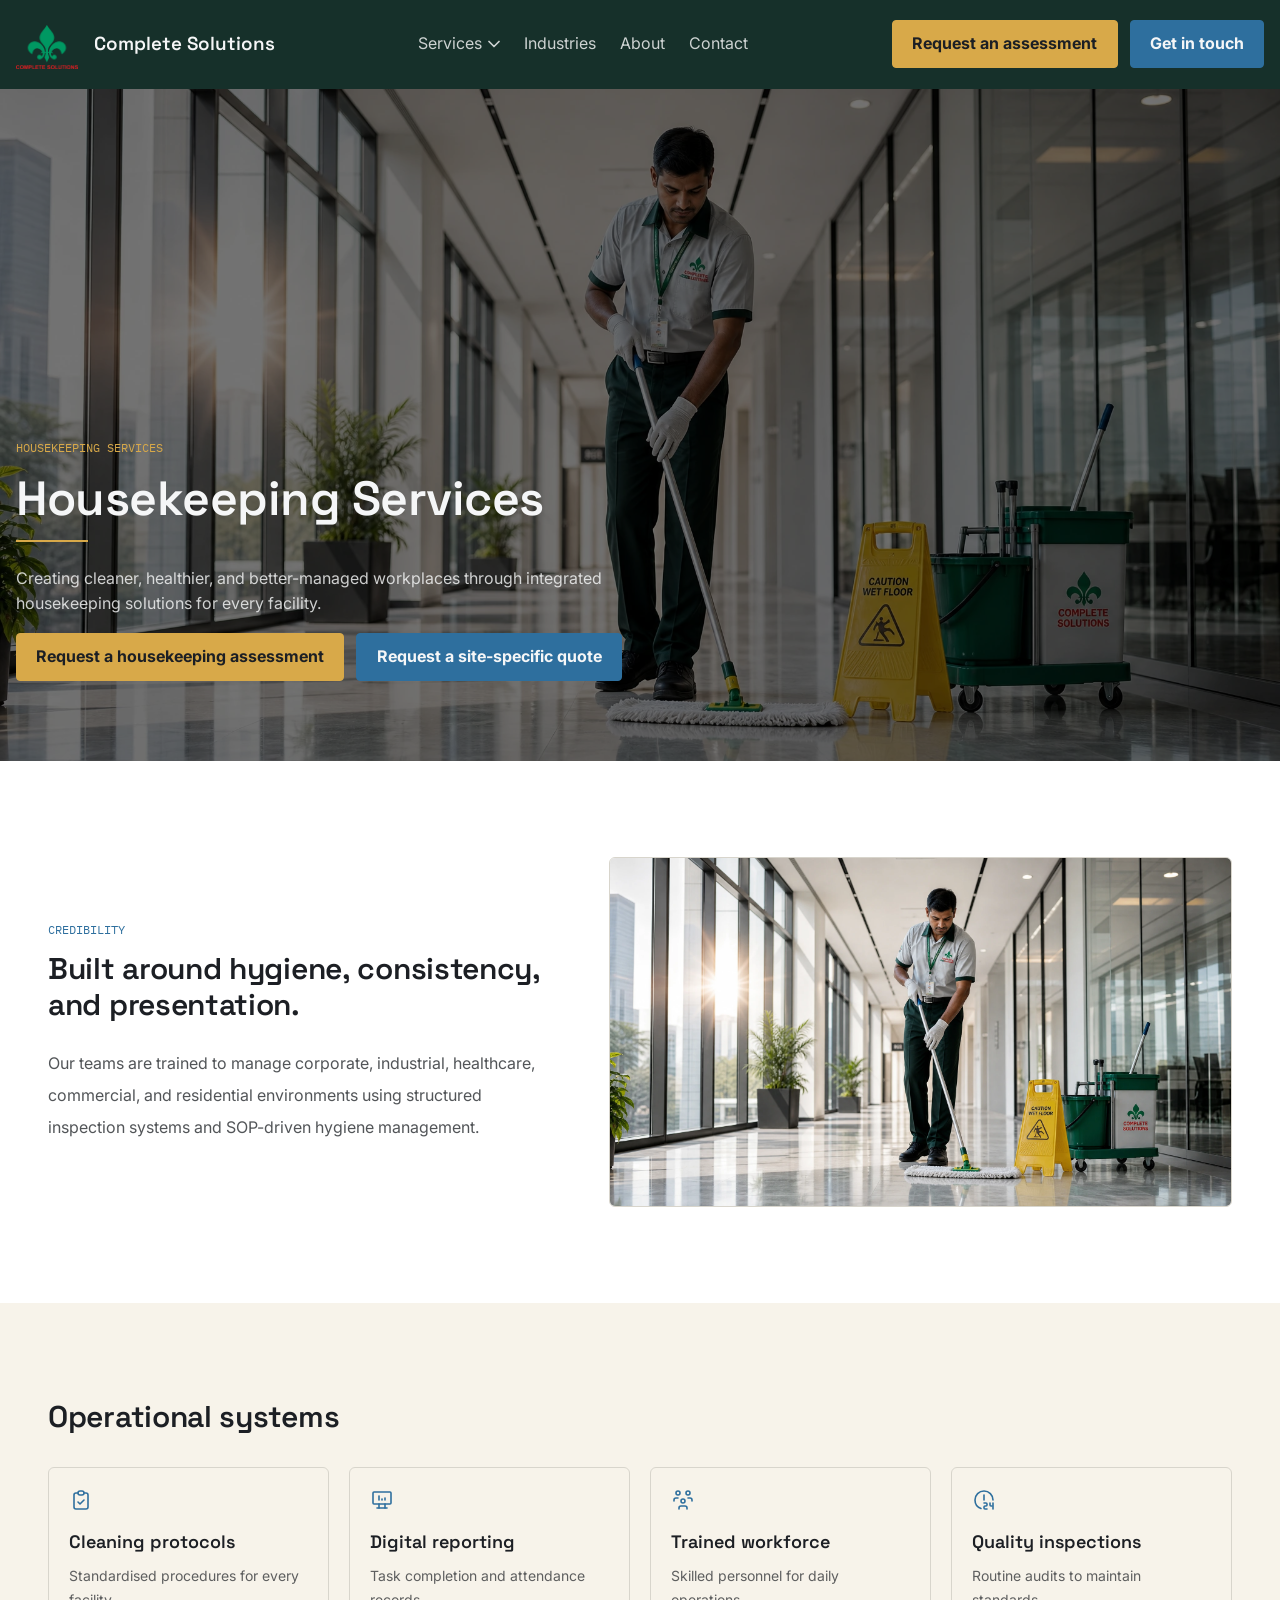
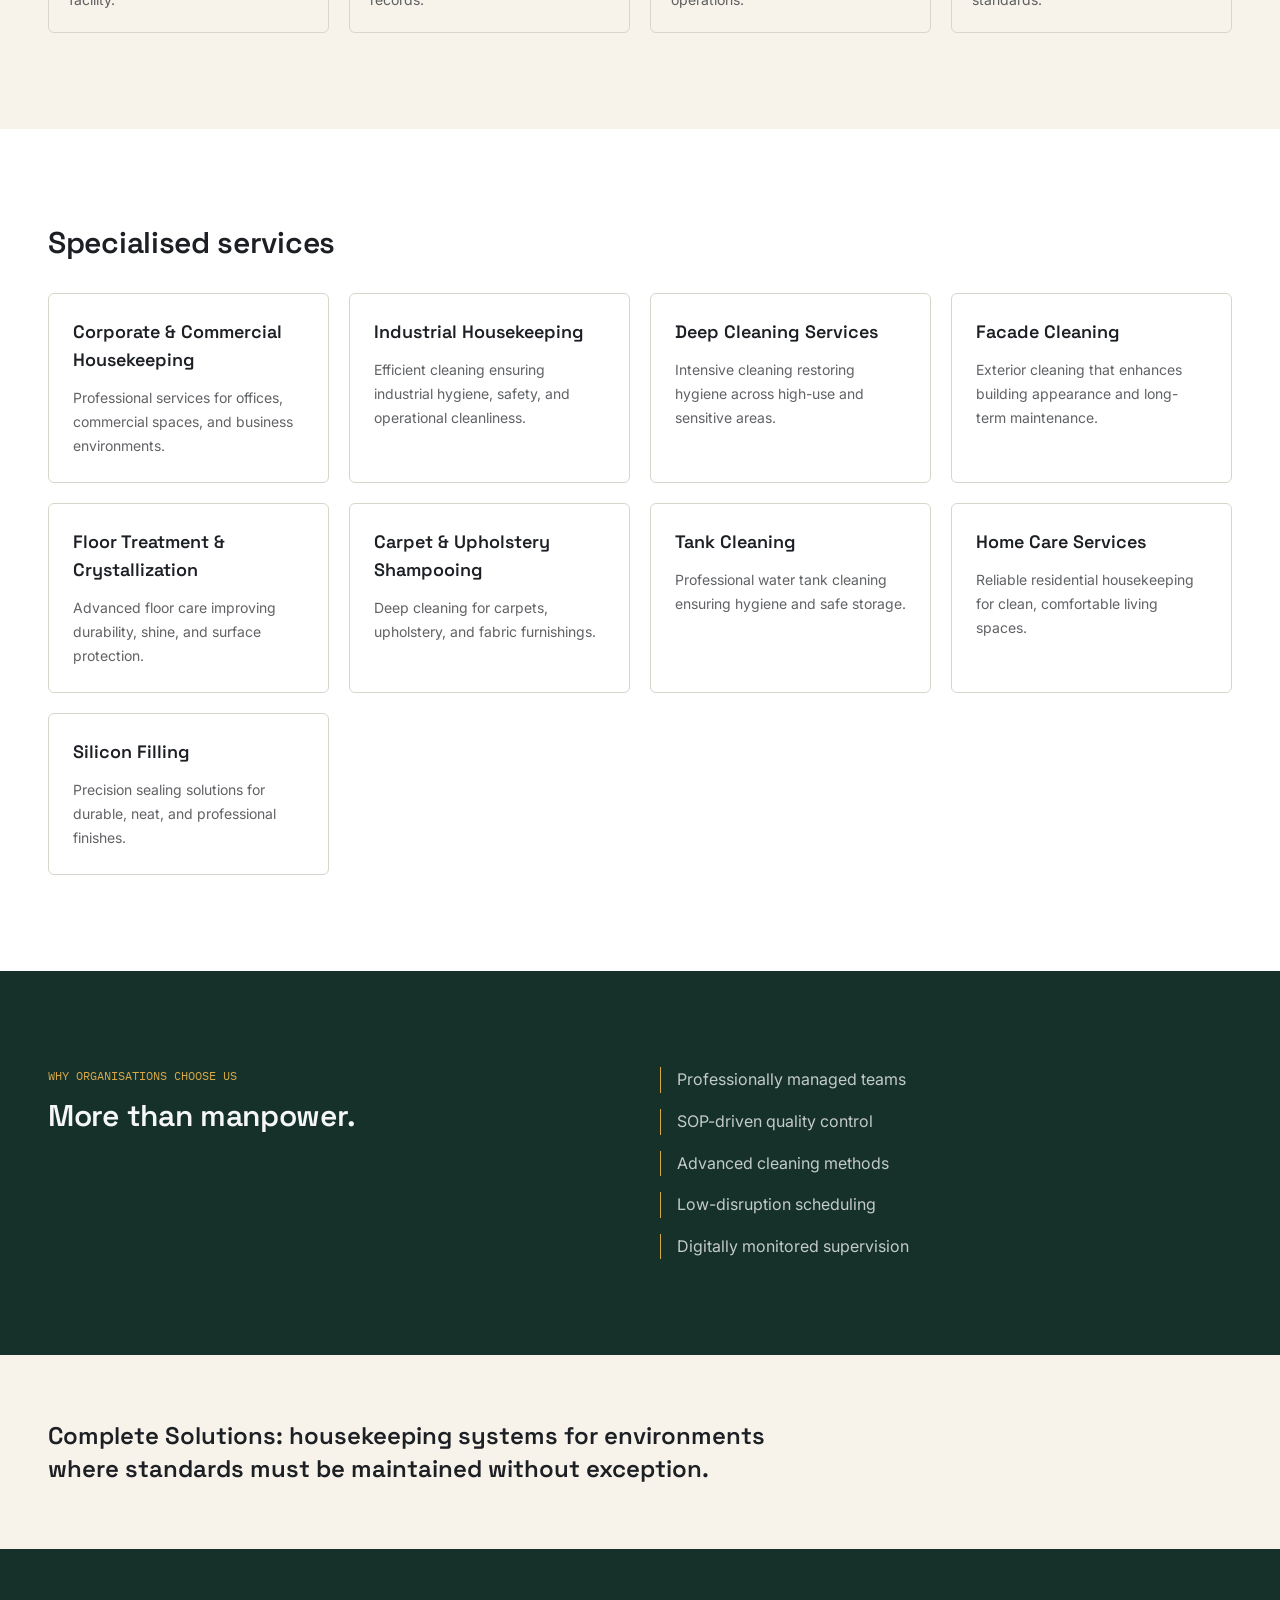
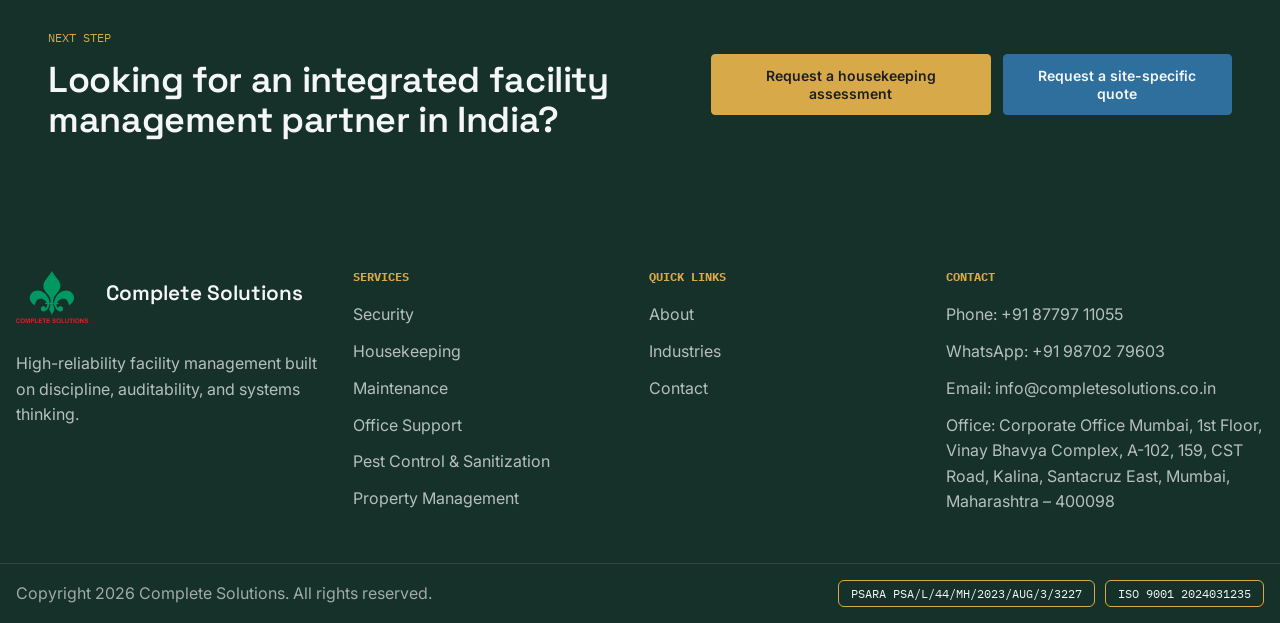
<file: services/housekeeping.html>
<!DOCTYPE html>
<html lang="en">
<head>
  <meta charset="UTF-8">
  <meta name="viewport" content="width=device-width, initial-scale=1.0">
  <title>Housekeeping Services in India | Corporate & Industrial Housekeeping | Complete Solutions</title>
  <link rel="icon" type="image/webp" href="/assets/logo/Logo-2048x1468.webp">
  <link rel="canonical" href="https://completesolutions.co.in/services/housekeeping.html">
  <meta name="title" content="Housekeeping Services in India | Corporate & Industrial Housekeeping | Complete Solutions">
  <meta name="description" content="Corporate, commercial and industrial housekeeping services in India built around hygiene standards, inspections and compliance-ready operations.">
  <meta name="keywords" content="housekeeping services India, corporate housekeeping India, industrial housekeeping services India, commercial cleaning India, compliance ready housekeeping">
  <meta name="author" content="Complete Solutions">
  <meta name="robots" content="index, follow">
  <meta name="googlebot" content="index, follow">
  <meta name="theme-color" content="#16302A">
  <meta name="geo.region" content="IN-MH">
  <meta name="geo.placename" content="Mumbai, Maharashtra, Kalina, Santacruz East">
  <meta name="geo.position" content="19.066730;72.866920">
  <meta name="ICBM" content="19.066730, 72.866920">
  <meta property="og:type" content="website">
  <meta property="og:site_name" content="Complete Solutions">
  <meta property="og:locale" content="en_IN">
  <meta property="og:url" content="https://completesolutions.co.in/services/housekeeping.html">
  <meta property="og:title" content="Housekeeping Services in India | Corporate & Industrial Housekeeping | Complete Solutions">
  <meta property="og:description" content="Corporate, commercial and industrial housekeeping services in India built around hygiene standards, inspections and compliance-ready operations.">
  <meta property="og:image" content="https://completesolutions.co.in/assets/images/image-09.webp">
  <meta property="og:image:alt" content="Housekeeping corridor in a commercial facility">
  <meta name="twitter:card" content="summary_large_image">
  <meta name="twitter:title" content="Housekeeping Services in India | Corporate & Industrial Housekeeping | Complete Solutions">
  <meta name="twitter:description" content="Corporate, commercial and industrial housekeeping services in India built around hygiene standards, inspections and compliance-ready operations.">
  <meta name="twitter:image" content="https://completesolutions.co.in/assets/images/image-09.webp">
  <meta name="twitter:image:alt" content="Housekeeping corridor in a commercial facility">
  <script type="application/ld+json">
{
    "@context":  "https://schema.org",
    "@graph":  [
                   {
                       "@type":  "Organization",
                       "@id":  "https://completesolutions.co.in/#organization",
                       "name":  "Complete Solutions",
                       "url":  "https://completesolutions.co.in/",
                       "logo":  "https://completesolutions.co.in/assets/logo/Logo-2048x1468.webp",
                       "email":  "info@completesolutions.co.in",
                       "telephone":  "+91 87797 11055",
                       "areaServed":  {
                                          "@type":  "Country",
                                          "name":  "India"
                                      },
                       "address":  {
                                       "@type":  "PostalAddress",
                                       "streetAddress":  "Corporate Office Mumbai, 1st Floor, Vinay Bhavya Complex, A-102, 159, CST Road, Kalina, Santacruz East",
                                       "addressLocality":  "Mumbai",
                                       "addressRegion":  "Maharashtra",
                                       "postalCode":  "400098",
                                       "addressCountry":  "IN"
                                   },
                       "contactPoint":  [
                                            {
                                                "@type":  "ContactPoint",
                                                "contactType":  "sales",
                                                "telephone":  "+91 87797 11055",
                                                "email":  "info@completesolutions.co.in",
                                                "areaServed":  "IN",
                                                "availableLanguage":  [
                                                                          "en"
                                                                      ]
                                            }
                                        ]
                   },
                   {
                       "@type":  "WebSite",
                       "@id":  "https://completesolutions.co.in/#website",
                       "url":  "https://completesolutions.co.in/",
                       "name":  "Complete Solutions",
                       "publisher":  {
                                         "@id":  "https://completesolutions.co.in/#organization"
                                     },
                       "inLanguage":  "en-IN"
                   },
                   {
                       "@type":  "WebPage",
                       "@id":  "https://completesolutions.co.in/services/housekeeping.html#webpage",
                       "url":  "https://completesolutions.co.in/services/housekeeping.html",
                       "name":  "Housekeeping Services in India | Corporate \u0026 Industrial Housekeeping | Complete Solutions",
                       "description":  "Corporate, commercial and industrial housekeeping services in India built around hygiene standards, inspections and compliance-ready operations.",
                       "isPartOf":  {
                                        "@id":  "https://completesolutions.co.in/#website"
                                    },
                       "about":  {
                                     "@id":  "https://completesolutions.co.in/#organization"
                                 },
                       "primaryImageOfPage":  {
                                                  "@type":  "ImageObject",
                                                  "url":  "https://completesolutions.co.in/assets/images/image-09.webp"
                                              },
                       "inLanguage":  "en-IN"
                   },
                   {
                       "@type":  "Service",
                       "@id":  "https://completesolutions.co.in/services/housekeeping.html#service",
                       "name":  "Housekeeping Services",
                       "serviceType":  "Housekeeping Services",
                       "provider":  {
                                        "@id":  "https://completesolutions.co.in/#organization"
                                    },
                       "areaServed":  {
                                          "@type":  "Country",
                                          "name":  "India"
                                      },
                       "url":  "https://completesolutions.co.in/services/housekeeping.html",
                       "description":  "Corporate, commercial and industrial housekeeping services in India built around hygiene standards, inspections and compliance-ready operations.",
                       "image":  "https://completesolutions.co.in/assets/images/image-09.webp"
                   },
                   {
                       "@type":  "BreadcrumbList",
                       "@id":  "https://completesolutions.co.in/services/housekeeping.html#breadcrumb",
                       "itemListElement":  [
                                               {
                                                   "@type":  "ListItem",
                                                   "position":  1,
                                                   "name":  "Home",
                                                   "item":  "https://completesolutions.co.in/"
                                               },
                                               {
                                                   "@type":  "ListItem",
                                                   "position":  2,
                                                   "name":  "Housekeeping Services",
                                                   "item":  "https://completesolutions.co.in/services/housekeeping.html"
                                               }
                                           ]
                   }
               ]
}
  </script>
  <link rel="preconnect" href="https://fonts.googleapis.com">
  <link rel="preconnect" href="https://fonts.gstatic.com" crossorigin>
  <link href="https://fonts.googleapis.com/css2?family=Space+Grotesk:wght@500;600;700&family=Inter:wght@400;500;600;700&family=IBM+Plex+Mono:wght@400;500;600&display=swap" rel="stylesheet">
  <link rel="stylesheet" href="/style.min.css">
</head>
<body data-service="housekeeping">
  <div class="site-shell">
    <div data-site-header></div>
    <section class="hero" data-service-hero>
      <div class="hero-media"><img src="/assets/images/image-09.webp" alt="Housekeeping Services"></div>
      <div class="hero-overlay"></div>
      <div class="container hero-inner">
        <div class="hero-copy">
          <div class="eyebrow">Housekeeping services</div>
          <h1 class="hero-title">Housekeeping Services</h1>
          <p class="hero-text">Creating cleaner, healthier, and better-managed workplaces through integrated housekeeping solutions for every facility.</p>
          <div class="btn-row">
            <a class="btn btn-assessment" href="/contact.html#assessment">Request a housekeeping assessment</a>
            <a class="btn btn-quote" href="/contact.html#quote">Request a site-specific quote</a>
          </div>
        </div>
      </div>
    </section>
    <section class="section section-muted service-credibility-section">
      <div class="container service-intro-row">
        <div class="service-intro-content">
          <div class="eyebrow" style="color: var(--steel-blue);">Credibility</div>
          <h2 class="section-title">Built around hygiene, consistency, and presentation.</h2>
          <div class="service-credibility-copy" data-service-intro>
            <p>Our teams are trained to manage corporate, industrial, healthcare, commercial, and residential environments using structured inspection systems and SOP-driven hygiene management.</p>
          </div>
        </div>
        <div class="service-intro-media" data-service-asset>
            <figure class="asset" style="aspect-ratio: 16 / 9;">
              <img src="/assets/images/image-09.webp" alt="Housekeeping corridor">
            </figure>
          </div>
      </div>
    </section>
    <section class="section section-light service-systems-section">
      <div class="container">
        <h2 class="section-title">Operational systems</h2>
        <div class="service-feature-grid" data-service-features>
          <article class="service-feature-card">
            <div class="service-feature-card__icon">
    <svg viewBox="0 0 24 24" aria-hidden="true"><path d="M9 5h-2a2 2 0 0 0 -2 2v12a2 2 0 0 0 2 2h10a2 2 0 0 0 2 -2v-12a2 2 0 0 0 -2 -2h-2"></path><path d="M9 5a2 2 0 0 1 2 -2h2a2 2 0 0 1 2 2a2 2 0 0 1 -2 2h-2a2 2 0 0 1 -2 -2"></path><path d="M9 14l2 2l4 -4"></path></svg>
  </div>
            <h3>Cleaning protocols</h3>
            <p>Standardised procedures for every facility.</p>
          </article>
          <article class="service-feature-card">
            <div class="service-feature-card__icon">
    <svg viewBox="0 0 24 24" aria-hidden="true"><path d="M3 5a1 1 0 0 1 1 -1h16a1 1 0 0 1 1 1v10a1 1 0 0 1 -1 1h-16a1 1 0 0 1 -1 -1l0 -10"></path><path d="M7 20h10"></path><path d="M9 16v4"></path><path d="M15 16v4"></path><path d="M9 12v-4"></path><path d="M12 12v-1"></path><path d="M15 12v-2"></path></svg>
  </div>
            <h3>Digital reporting</h3>
            <p>Task completion and attendance records.</p>
          </article>
          <article class="service-feature-card">
            <div class="service-feature-card__icon">
    <svg viewBox="0 0 24 24" aria-hidden="true"><path d="M10 13a2 2 0 1 0 4 0a2 2 0 0 0 -4 0"></path><path d="M8 21v-1a2 2 0 0 1 2 -2h4a2 2 0 0 1 2 2v1"></path><path d="M15 5a2 2 0 1 0 4 0a2 2 0 0 0 -4 0"></path><path d="M17 10h2a2 2 0 0 1 2 2v1"></path><path d="M5 5a2 2 0 1 0 4 0a2 2 0 0 0 -4 0"></path><path d="M3 13v-1a2 2 0 0 1 2 -2h2"></path></svg>
  </div>
            <h3>Trained workforce</h3>
            <p>Skilled personnel for daily operations.</p>
          </article>
          <article class="service-feature-card">
            <div class="service-feature-card__icon">
    <svg viewBox="0 0 24 24" aria-hidden="true"><path d="M3 12a9 9 0 0 0 5.998 8.485m12.002 -8.485a9 9 0 1 0 -18 0"></path><path d="M12 7v5"></path><path d="M12 15h2a1 1 0 0 1 1 1v1a1 1 0 0 1 -1 1h-1a1 1 0 0 0 -1 1v1a1 1 0 0 0 1 1h2"></path><path d="M18 15v2a1 1 0 0 0 1 1h1"></path><path d="M21 15v6"></path></svg>
  </div>
            <h3>Quality inspections</h3>
            <p>Routine audits to maintain standards.</p>
          </article>
        </div>
      </div>
    </section>
    <section class="section section-muted service-subservices-section">
      <div class="container">
        <h2 class="section-title">Specialised services</h2>
        <div class="service-subservice-grid" data-service-subservices>
          <article class="service-subservice-card">
            <h3>Corporate &amp; Commercial Housekeeping</h3>
            <p>Professional services for offices, commercial spaces, and business environments.</p>
          </article>
          <article class="service-subservice-card">
            <h3>Industrial Housekeeping</h3>
            <p>Efficient cleaning ensuring industrial hygiene, safety, and operational cleanliness.</p>
          </article>
          <article class="service-subservice-card">
            <h3>Deep Cleaning Services</h3>
            <p>Intensive cleaning restoring hygiene across high-use and sensitive areas.</p>
          </article>
          <article class="service-subservice-card">
            <h3>Facade Cleaning</h3>
            <p>Exterior cleaning that enhances building appearance and long-term maintenance.</p>
          </article>
          <article class="service-subservice-card">
            <h3>Floor Treatment &amp; Crystallization</h3>
            <p>Advanced floor care improving durability, shine, and surface protection.</p>
          </article>
          <article class="service-subservice-card">
            <h3>Carpet &amp; Upholstery Shampooing</h3>
            <p>Deep cleaning for carpets, upholstery, and fabric furnishings.</p>
          </article>
          <article class="service-subservice-card">
            <h3>Tank Cleaning</h3>
            <p>Professional water tank cleaning ensuring hygiene and safe storage.</p>
          </article>
          <article class="service-subservice-card">
            <h3>Home Care Services</h3>
            <p>Reliable residential housekeeping for clean, comfortable living spaces.</p>
          </article>
          <article class="service-subservice-card">
            <h3>Silicon Filling</h3>
            <p>Precision sealing solutions for durable, neat, and professional finishes.</p>
          </article>
        </div>
      </div>
    </section>
    <section class="section section-dark service-why-section">
      <div class="container service-why-grid">
        <div>
          <div class="eyebrow">Why organisations choose us</div>
          <h2 class="section-title">More than manpower.</h2>
        </div>
        <ul class="service-why-list" data-service-bullets>
          <li>Professionally managed teams</li>
          <li>SOP-driven quality control</li>
          <li>Advanced cleaning methods</li>
          <li>Low-disruption scheduling</li>
          <li>Digitally monitored supervision</li>
        </ul>
      </div>
    </section>
    <section class="section section-light service-closing-section">
      <div class="container"><p data-service-closing>Complete Solutions: housekeeping systems for environments where standards must be maintained without exception.</p></div>
    </section>
    <section class="section section-dark service-cta-section">
      <div class="container service-cta-inner">
        <div>
          <div class="eyebrow">Next step</div>
          <h2 class="section-title">Looking for an integrated facility management partner in India?</h2>
        </div>
        <div class="btn-row">
          <a class="btn btn-assessment" href="/contact.html#assessment" data-assessment-label>Request a housekeeping assessment</a>
          <a class="btn btn-quote" href="/contact.html#quote">Request a site-specific quote</a>
        </div>
      </div>
    </section>
    <div data-site-footer></div>
  </div>
  <script src="/main.min.js?v=20260717-1"></script>
</body>
</html>
</file>
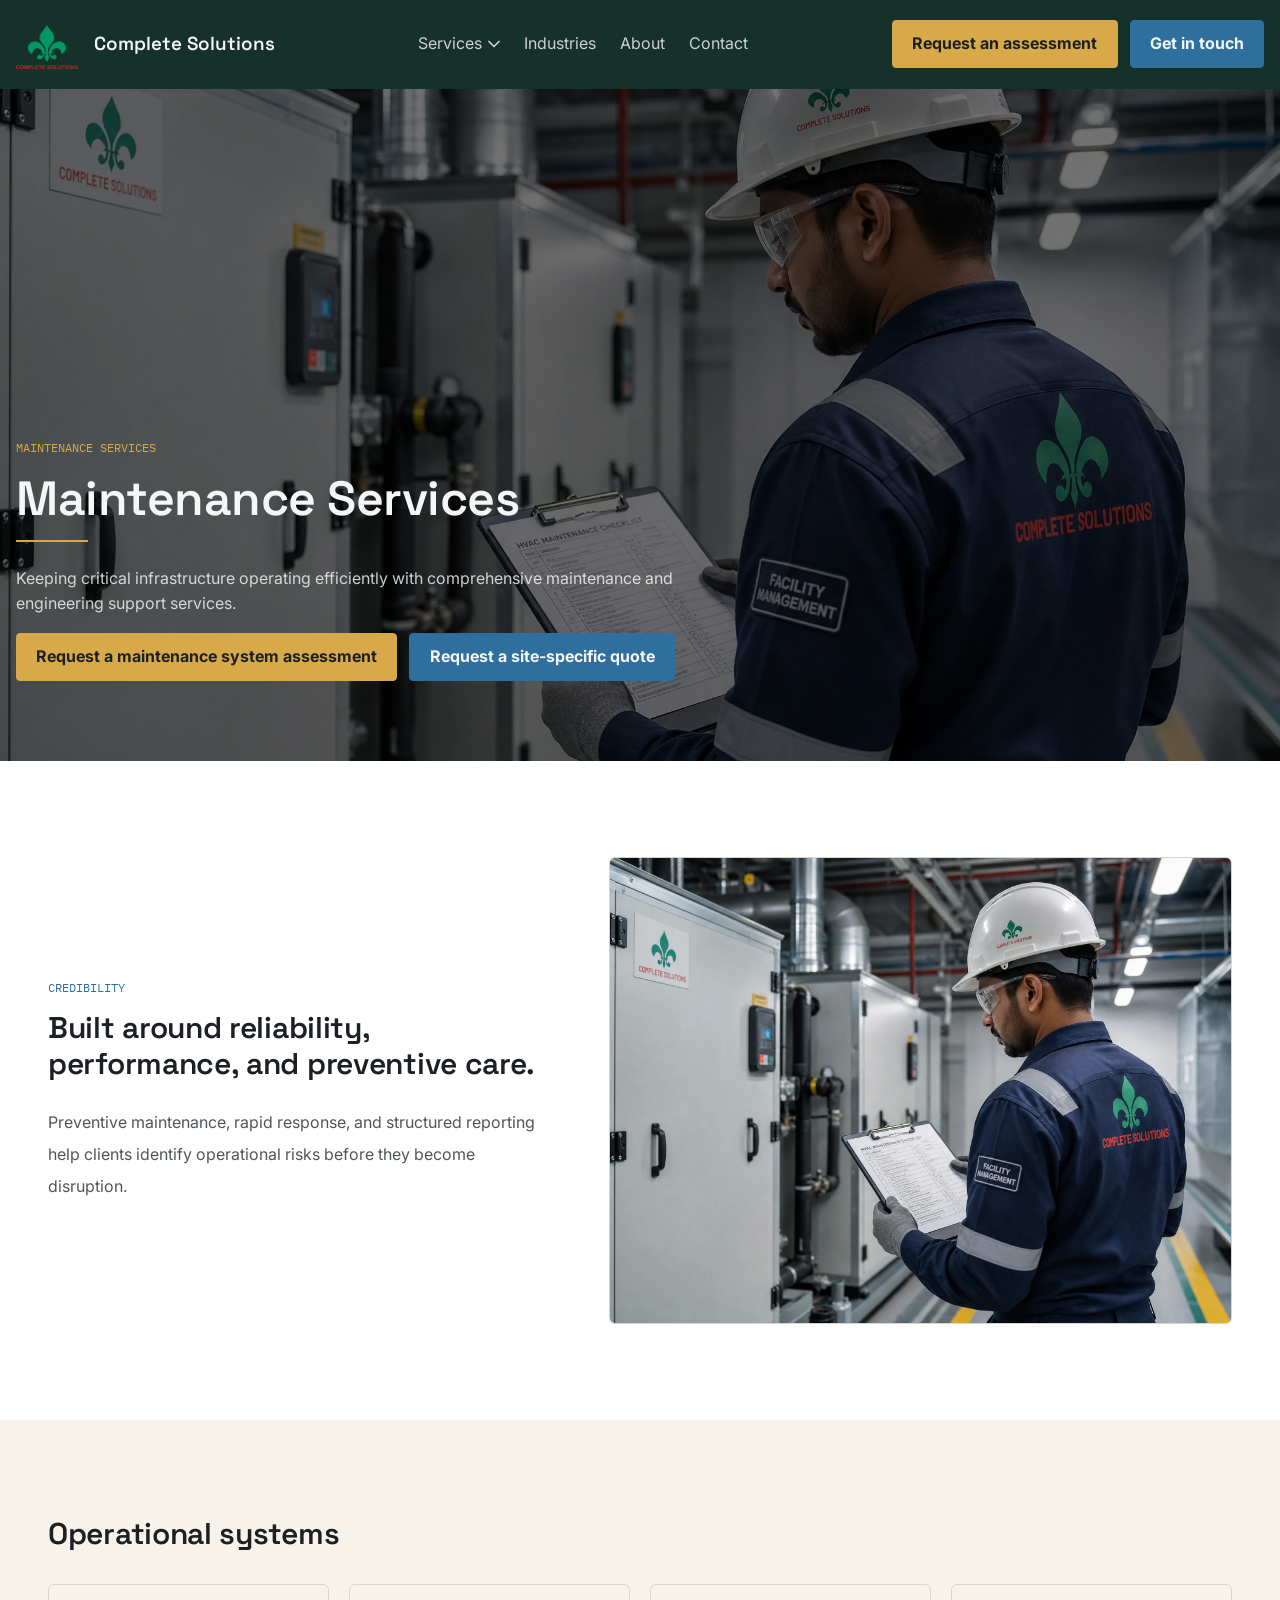
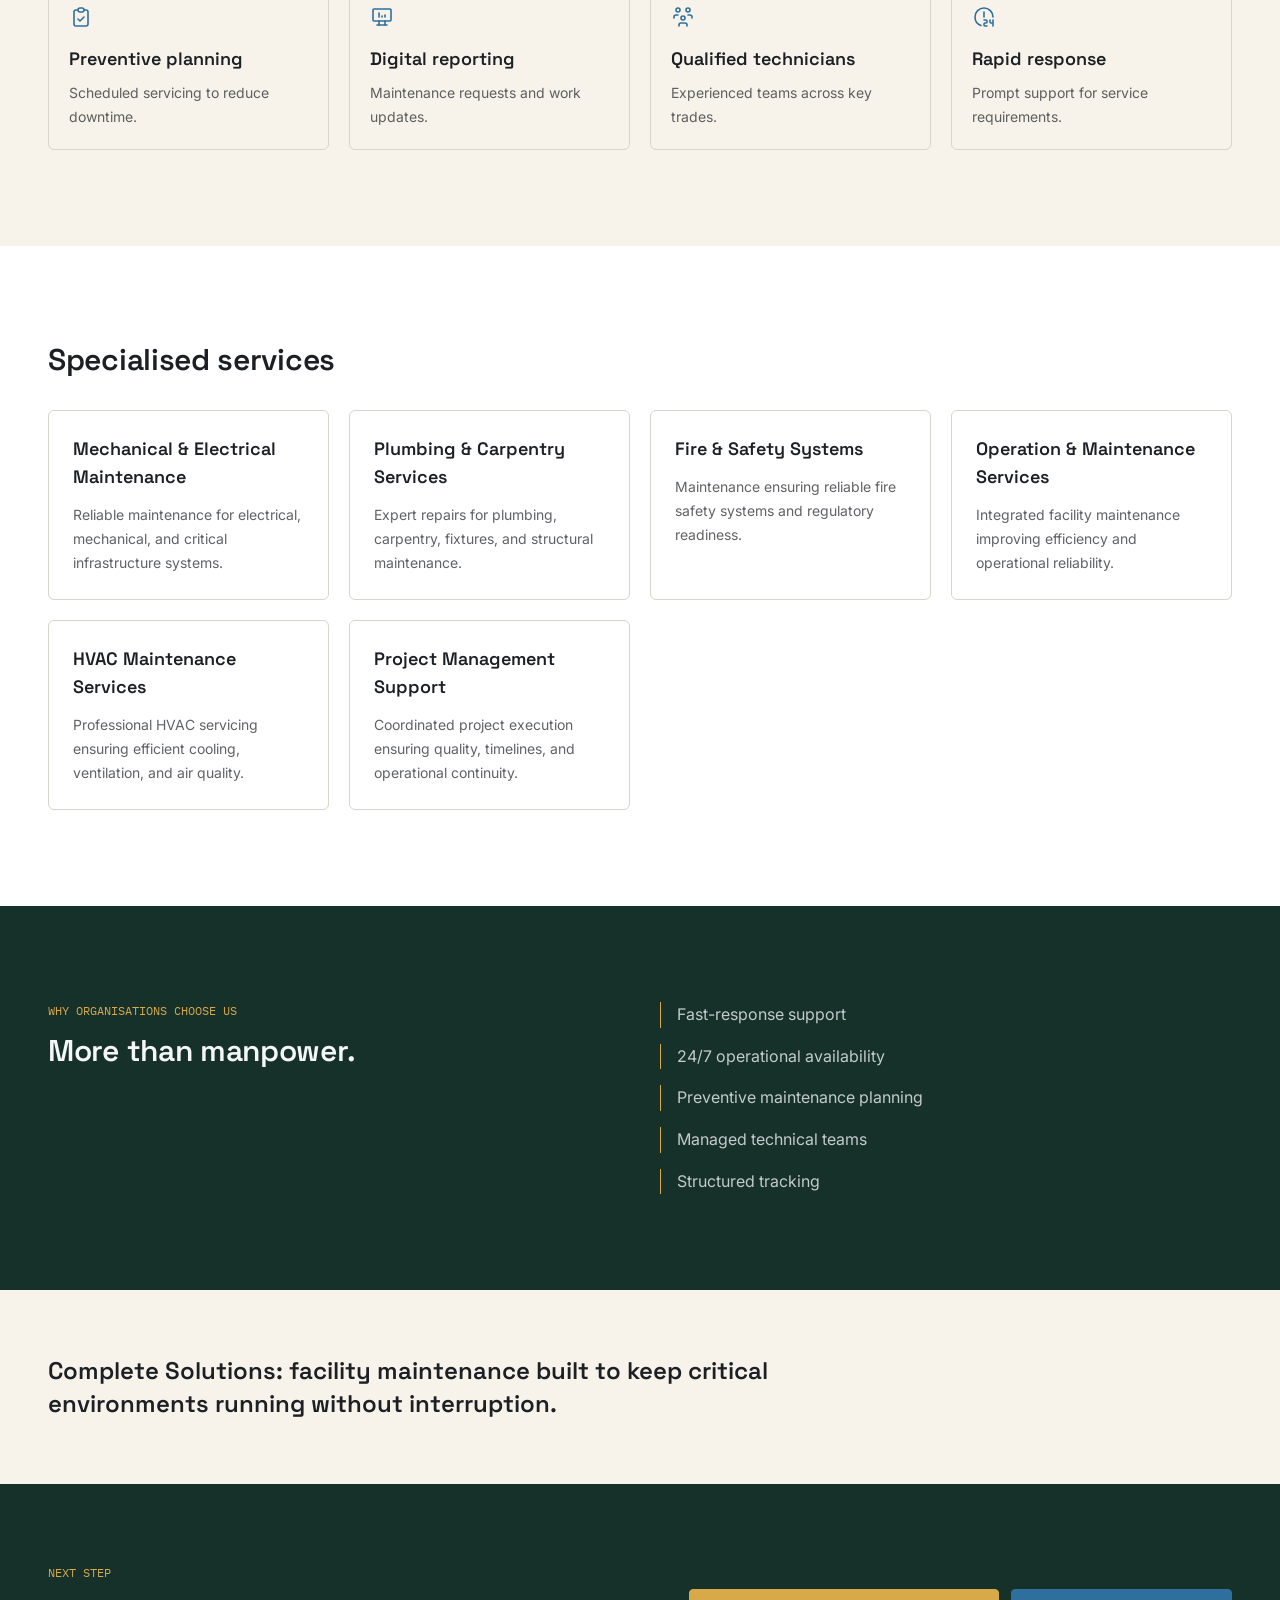
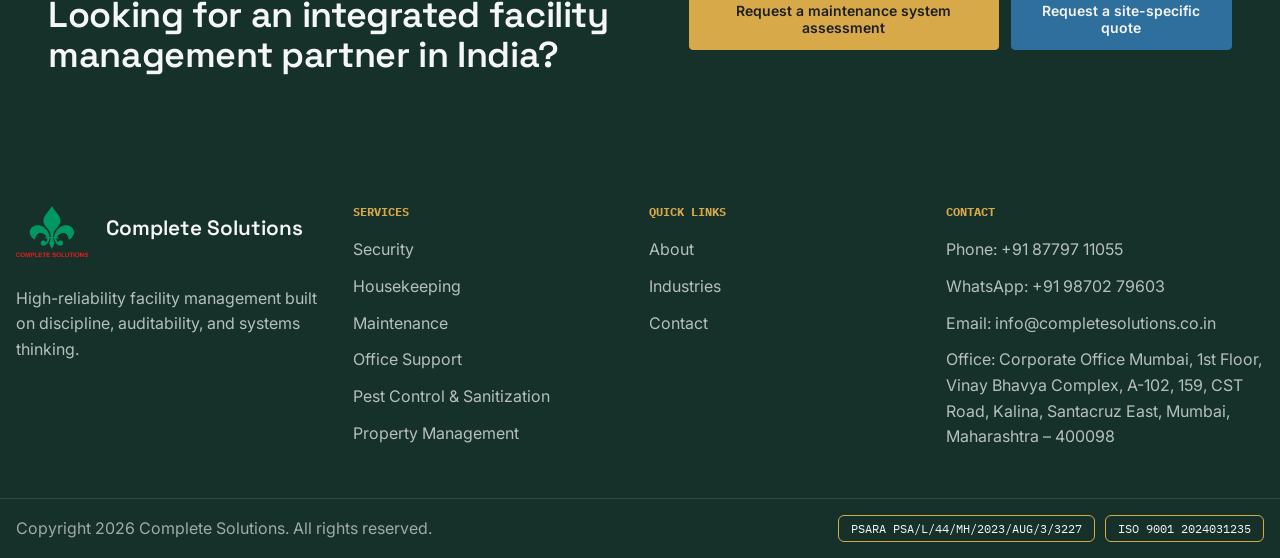
<file: services/maintenance.html>
<!DOCTYPE html>
<html lang="en">
<head>
  <meta charset="UTF-8">
  <meta name="viewport" content="width=device-width, initial-scale=1.0">
  <title>Maintenance Services in India | Preventive Facility Maintenance | Complete Solutions</title>
  <link rel="icon" type="image/webp" href="/assets/logo/Logo-2048x1468.webp">
  <link rel="canonical" href="https://completesolutions.co.in/services/maintenance.html">
  <meta name="title" content="Maintenance Services in India | Preventive Facility Maintenance | Complete Solutions">
  <meta name="description" content="Preventive and reactive maintenance services in India covering MEP systems, HVAC, plumbing, carpentry, fire safety and facility uptime.">
  <meta name="keywords" content="maintenance services India, preventive maintenance India, facility engineering services India, HVAC maintenance India, MEP maintenance India">
  <meta name="author" content="Complete Solutions">
  <meta name="robots" content="index, follow">
  <meta name="googlebot" content="index, follow">
  <meta name="theme-color" content="#16302A">
  <meta name="geo.region" content="IN-MH">
  <meta name="geo.placename" content="Mumbai, Maharashtra, Kalina, Santacruz East">
  <meta name="geo.position" content="19.066730;72.866920">
  <meta name="ICBM" content="19.066730, 72.866920">
  <meta property="og:type" content="website">
  <meta property="og:site_name" content="Complete Solutions">
  <meta property="og:locale" content="en_IN">
  <meta property="og:url" content="https://completesolutions.co.in/services/maintenance.html">
  <meta property="og:title" content="Maintenance Services in India | Preventive Facility Maintenance | Complete Solutions">
  <meta property="og:description" content="Preventive and reactive maintenance services in India covering MEP systems, HVAC, plumbing, carpentry, fire safety and facility uptime.">
  <meta property="og:image" content="https://completesolutions.co.in/assets/images/image-07.webp">
  <meta property="og:image:alt" content="Maintenance technician with checklist">
  <meta name="twitter:card" content="summary_large_image">
  <meta name="twitter:title" content="Maintenance Services in India | Preventive Facility Maintenance | Complete Solutions">
  <meta name="twitter:description" content="Preventive and reactive maintenance services in India covering MEP systems, HVAC, plumbing, carpentry, fire safety and facility uptime.">
  <meta name="twitter:image" content="https://completesolutions.co.in/assets/images/image-07.webp">
  <meta name="twitter:image:alt" content="Maintenance technician with checklist">
  <script type="application/ld+json">
{
    "@context":  "https://schema.org",
    "@graph":  [
                   {
                       "@type":  "Organization",
                       "@id":  "https://completesolutions.co.in/#organization",
                       "name":  "Complete Solutions",
                       "url":  "https://completesolutions.co.in/",
                       "logo":  "https://completesolutions.co.in/assets/logo/Logo-2048x1468.webp",
                       "email":  "info@completesolutions.co.in",
                       "telephone":  "+91 87797 11055",
                       "areaServed":  {
                                          "@type":  "Country",
                                          "name":  "India"
                                      },
                       "address":  {
                                       "@type":  "PostalAddress",
                                       "streetAddress":  "Corporate Office Mumbai, 1st Floor, Vinay Bhavya Complex, A-102, 159, CST Road, Kalina, Santacruz East",
                                       "addressLocality":  "Mumbai",
                                       "addressRegion":  "Maharashtra",
                                       "postalCode":  "400098",
                                       "addressCountry":  "IN"
                                   },
                       "contactPoint":  [
                                            {
                                                "@type":  "ContactPoint",
                                                "contactType":  "sales",
                                                "telephone":  "+91 87797 11055",
                                                "email":  "info@completesolutions.co.in",
                                                "areaServed":  "IN",
                                                "availableLanguage":  [
                                                                          "en"
                                                                      ]
                                            }
                                        ]
                   },
                   {
                       "@type":  "WebSite",
                       "@id":  "https://completesolutions.co.in/#website",
                       "url":  "https://completesolutions.co.in/",
                       "name":  "Complete Solutions",
                       "publisher":  {
                                         "@id":  "https://completesolutions.co.in/#organization"
                                     },
                       "inLanguage":  "en-IN"
                   },
                   {
                       "@type":  "WebPage",
                       "@id":  "https://completesolutions.co.in/services/maintenance.html#webpage",
                       "url":  "https://completesolutions.co.in/services/maintenance.html",
                       "name":  "Maintenance Services in India | Preventive Facility Maintenance | Complete Solutions",
                       "description":  "Preventive and reactive maintenance services in India covering MEP systems, HVAC, plumbing, carpentry, fire safety and facility uptime.",
                       "isPartOf":  {
                                        "@id":  "https://completesolutions.co.in/#website"
                                    },
                       "about":  {
                                     "@id":  "https://completesolutions.co.in/#organization"
                                 },
                       "primaryImageOfPage":  {
                                                  "@type":  "ImageObject",
                                                  "url":  "https://completesolutions.co.in/assets/images/image-07.webp"
                                              },
                       "inLanguage":  "en-IN"
                   },
                   {
                       "@type":  "Service",
                       "@id":  "https://completesolutions.co.in/services/maintenance.html#service",
                       "name":  "Maintenance Services",
                       "serviceType":  "Maintenance Services",
                       "provider":  {
                                        "@id":  "https://completesolutions.co.in/#organization"
                                    },
                       "areaServed":  {
                                          "@type":  "Country",
                                          "name":  "India"
                                      },
                       "url":  "https://completesolutions.co.in/services/maintenance.html",
                       "description":  "Preventive and reactive maintenance services in India covering MEP systems, HVAC, plumbing, carpentry, fire safety and facility uptime.",
                       "image":  "https://completesolutions.co.in/assets/images/image-07.webp"
                   },
                   {
                       "@type":  "BreadcrumbList",
                       "@id":  "https://completesolutions.co.in/services/maintenance.html#breadcrumb",
                       "itemListElement":  [
                                               {
                                                   "@type":  "ListItem",
                                                   "position":  1,
                                                   "name":  "Home",
                                                   "item":  "https://completesolutions.co.in/"
                                               },
                                               {
                                                   "@type":  "ListItem",
                                                   "position":  2,
                                                   "name":  "Maintenance Services",
                                                   "item":  "https://completesolutions.co.in/services/maintenance.html"
                                               }
                                           ]
                   }
               ]
}
  </script>
  <link rel="preconnect" href="https://fonts.googleapis.com">
  <link rel="preconnect" href="https://fonts.gstatic.com" crossorigin>
  <link href="https://fonts.googleapis.com/css2?family=Space+Grotesk:wght@500;600;700&family=Inter:wght@400;500;600;700&family=IBM+Plex+Mono:wght@400;500;600&display=swap" rel="stylesheet">
  <link rel="stylesheet" href="/style.min.css">
</head>
<body data-service="maintenance">
  <div class="site-shell">
    <div data-site-header></div>
    <section class="hero" data-service-hero>
      <div class="hero-media"><img src="/assets/images/image-07.webp" alt="Maintenance Services"></div>
      <div class="hero-overlay"></div>
      <div class="container hero-inner">
        <div class="hero-copy">
          <div class="eyebrow">Maintenance services</div>
          <h1 class="hero-title">Maintenance Services</h1>
          <p class="hero-text">Keeping critical infrastructure operating efficiently with comprehensive maintenance and engineering support services.</p>
          <div class="btn-row">
            <a class="btn btn-assessment" href="/contact.html#assessment">Request a maintenance system assessment</a>
            <a class="btn btn-quote" href="/contact.html#quote">Request a site-specific quote</a>
          </div>
        </div>
      </div>
    </section>
    <section class="section section-muted service-credibility-section">
      <div class="container service-intro-row">
        <div class="service-intro-content">
          <div class="eyebrow" style="color: var(--steel-blue);">Credibility</div>
          <h2 class="section-title">Built around reliability, performance, and preventive care.</h2>
          <div class="service-credibility-copy" data-service-intro>
            <p>Preventive maintenance, rapid response, and structured reporting help clients identify operational risks before they become disruption.</p>
          </div>
        </div>
        <div class="service-intro-media" data-service-asset>
            <figure class="asset" style="aspect-ratio: 4 / 3;">
              <img src="/assets/images/image-07.webp" alt="Maintenance technician with checklist">
            </figure>
          </div>
      </div>
    </section>
    <section class="section section-light service-systems-section">
      <div class="container">
        <h2 class="section-title">Operational systems</h2>
        <div class="service-feature-grid" data-service-features>
          <article class="service-feature-card">
            <div class="service-feature-card__icon">
    <svg viewBox="0 0 24 24" aria-hidden="true"><path d="M9 5h-2a2 2 0 0 0 -2 2v12a2 2 0 0 0 2 2h10a2 2 0 0 0 2 -2v-12a2 2 0 0 0 -2 -2h-2"></path><path d="M9 5a2 2 0 0 1 2 -2h2a2 2 0 0 1 2 2a2 2 0 0 1 -2 2h-2a2 2 0 0 1 -2 -2"></path><path d="M9 14l2 2l4 -4"></path></svg>
  </div>
            <h3>Preventive planning</h3>
            <p>Scheduled servicing to reduce downtime.</p>
          </article>
          <article class="service-feature-card">
            <div class="service-feature-card__icon">
    <svg viewBox="0 0 24 24" aria-hidden="true"><path d="M3 5a1 1 0 0 1 1 -1h16a1 1 0 0 1 1 1v10a1 1 0 0 1 -1 1h-16a1 1 0 0 1 -1 -1l0 -10"></path><path d="M7 20h10"></path><path d="M9 16v4"></path><path d="M15 16v4"></path><path d="M9 12v-4"></path><path d="M12 12v-1"></path><path d="M15 12v-2"></path></svg>
  </div>
            <h3>Digital reporting</h3>
            <p>Maintenance requests and work updates.</p>
          </article>
          <article class="service-feature-card">
            <div class="service-feature-card__icon">
    <svg viewBox="0 0 24 24" aria-hidden="true"><path d="M10 13a2 2 0 1 0 4 0a2 2 0 0 0 -4 0"></path><path d="M8 21v-1a2 2 0 0 1 2 -2h4a2 2 0 0 1 2 2v1"></path><path d="M15 5a2 2 0 1 0 4 0a2 2 0 0 0 -4 0"></path><path d="M17 10h2a2 2 0 0 1 2 2v1"></path><path d="M5 5a2 2 0 1 0 4 0a2 2 0 0 0 -4 0"></path><path d="M3 13v-1a2 2 0 0 1 2 -2h2"></path></svg>
  </div>
            <h3>Qualified technicians</h3>
            <p>Experienced teams across key trades.</p>
          </article>
          <article class="service-feature-card">
            <div class="service-feature-card__icon">
    <svg viewBox="0 0 24 24" aria-hidden="true"><path d="M3 12a9 9 0 0 0 5.998 8.485m12.002 -8.485a9 9 0 1 0 -18 0"></path><path d="M12 7v5"></path><path d="M12 15h2a1 1 0 0 1 1 1v1a1 1 0 0 1 -1 1h-1a1 1 0 0 0 -1 1v1a1 1 0 0 0 1 1h2"></path><path d="M18 15v2a1 1 0 0 0 1 1h1"></path><path d="M21 15v6"></path></svg>
  </div>
            <h3>Rapid response</h3>
            <p>Prompt support for service requirements.</p>
          </article>
        </div>
      </div>
    </section>
    <section class="section section-muted service-subservices-section">
      <div class="container">
        <h2 class="section-title">Specialised services</h2>
        <div class="service-subservice-grid" data-service-subservices>
          <article class="service-subservice-card">
            <h3>Mechanical &amp; Electrical Maintenance</h3>
            <p>Reliable maintenance for electrical, mechanical, and critical infrastructure systems.</p>
          </article>
          <article class="service-subservice-card">
            <h3>Plumbing &amp; Carpentry Services</h3>
            <p>Expert repairs for plumbing, carpentry, fixtures, and structural maintenance.</p>
          </article>
          <article class="service-subservice-card">
            <h3>Fire &amp; Safety Systems</h3>
            <p>Maintenance ensuring reliable fire safety systems and regulatory readiness.</p>
          </article>
          <article class="service-subservice-card">
            <h3>Operation &amp; Maintenance Services</h3>
            <p>Integrated facility maintenance improving efficiency and operational reliability.</p>
          </article>
          <article class="service-subservice-card">
            <h3>HVAC Maintenance Services</h3>
            <p>Professional HVAC servicing ensuring efficient cooling, ventilation, and air quality.</p>
          </article>
          <article class="service-subservice-card">
            <h3>Project Management Support</h3>
            <p>Coordinated project execution ensuring quality, timelines, and operational continuity.</p>
          </article>
        </div>
      </div>
    </section>
    <section class="section section-dark service-why-section">
      <div class="container service-why-grid">
        <div>
          <div class="eyebrow">Why organisations choose us</div>
          <h2 class="section-title">More than manpower.</h2>
        </div>
        <ul class="service-why-list" data-service-bullets>
          <li>Fast-response support</li>
          <li>24/7 operational availability</li>
          <li>Preventive maintenance planning</li>
          <li>Managed technical teams</li>
          <li>Structured tracking</li>
        </ul>
      </div>
    </section>
    <section class="section section-light service-closing-section">
      <div class="container"><p data-service-closing>Complete Solutions: facility maintenance built to keep critical environments running without interruption.</p></div>
    </section>
    <section class="section section-dark service-cta-section">
      <div class="container service-cta-inner">
        <div>
          <div class="eyebrow">Next step</div>
          <h2 class="section-title">Looking for an integrated facility management partner in India?</h2>
        </div>
        <div class="btn-row">
          <a class="btn btn-assessment" href="/contact.html#assessment" data-assessment-label>Request a maintenance system assessment</a>
          <a class="btn btn-quote" href="/contact.html#quote">Request a site-specific quote</a>
        </div>
      </div>
    </section>
    <div data-site-footer></div>
  </div>
  <script src="/main.min.js?v=20260717-1"></script>
</body>
</html>
</file>
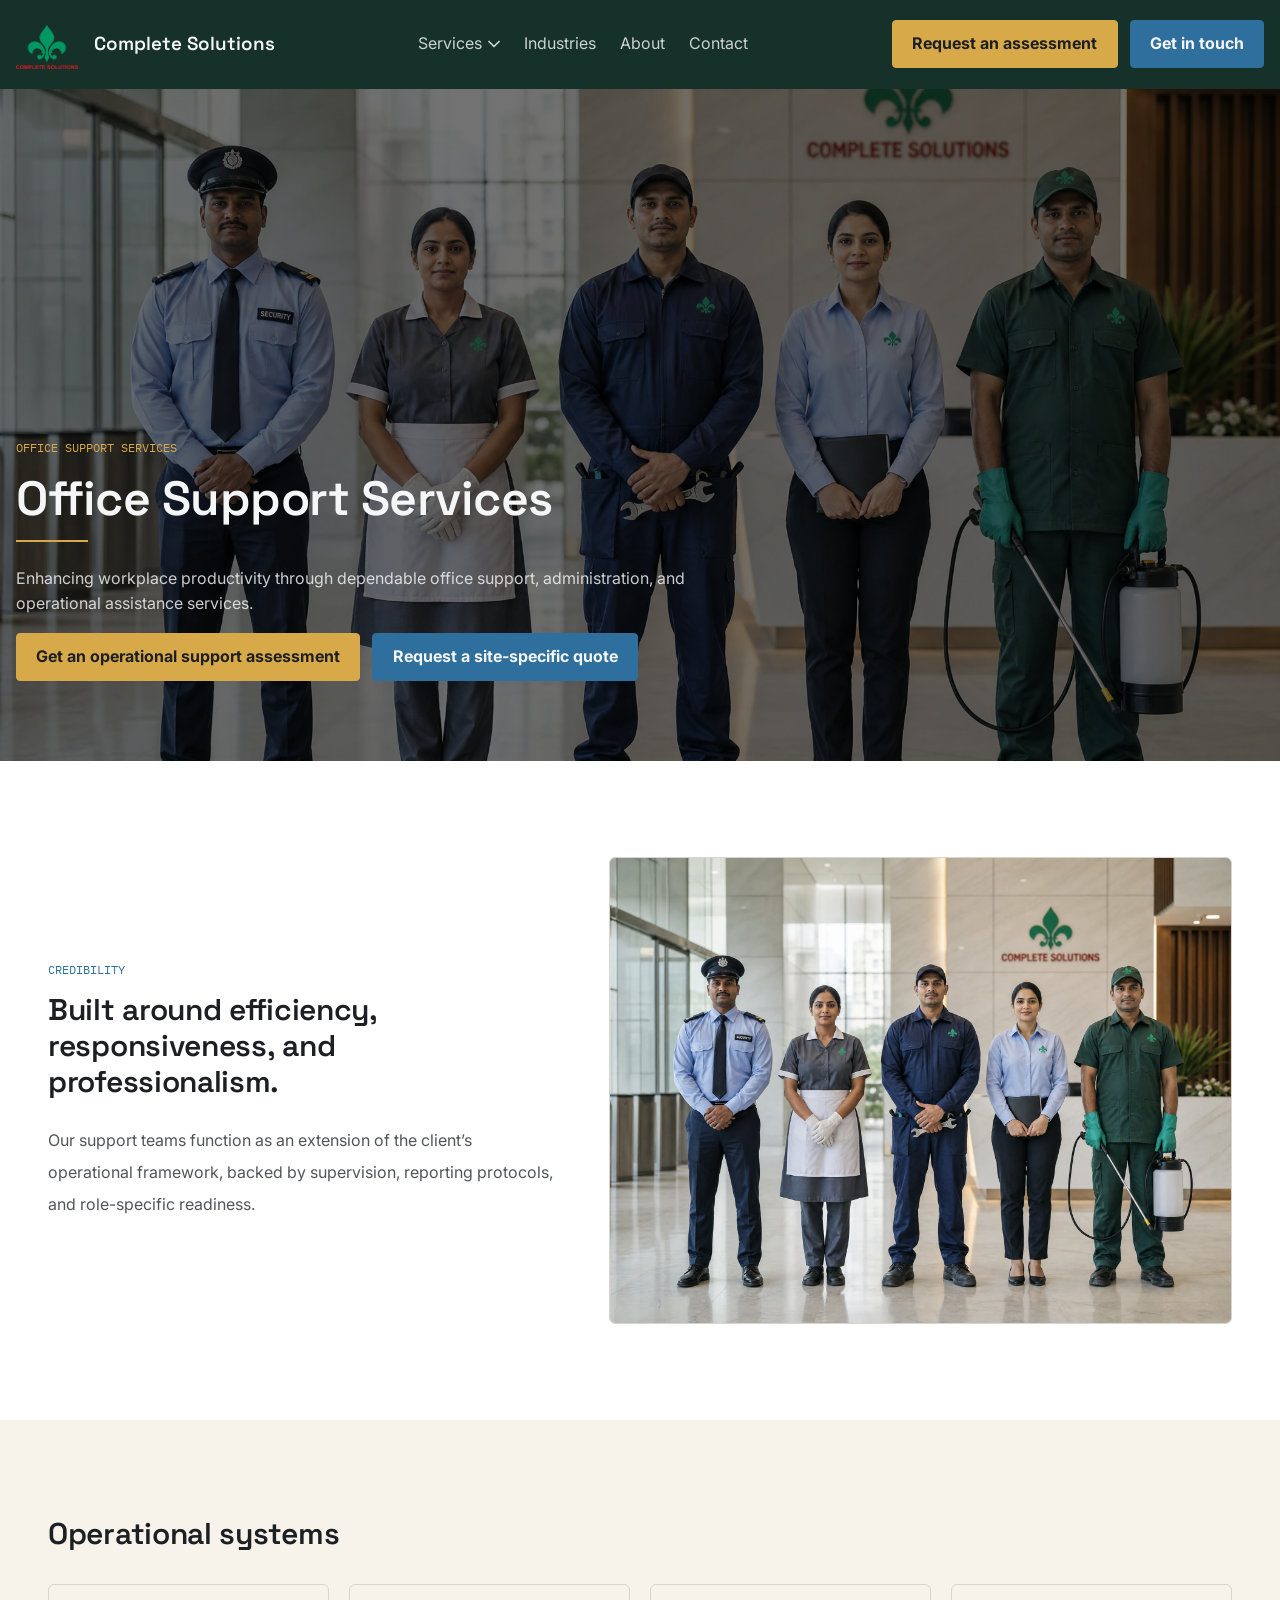
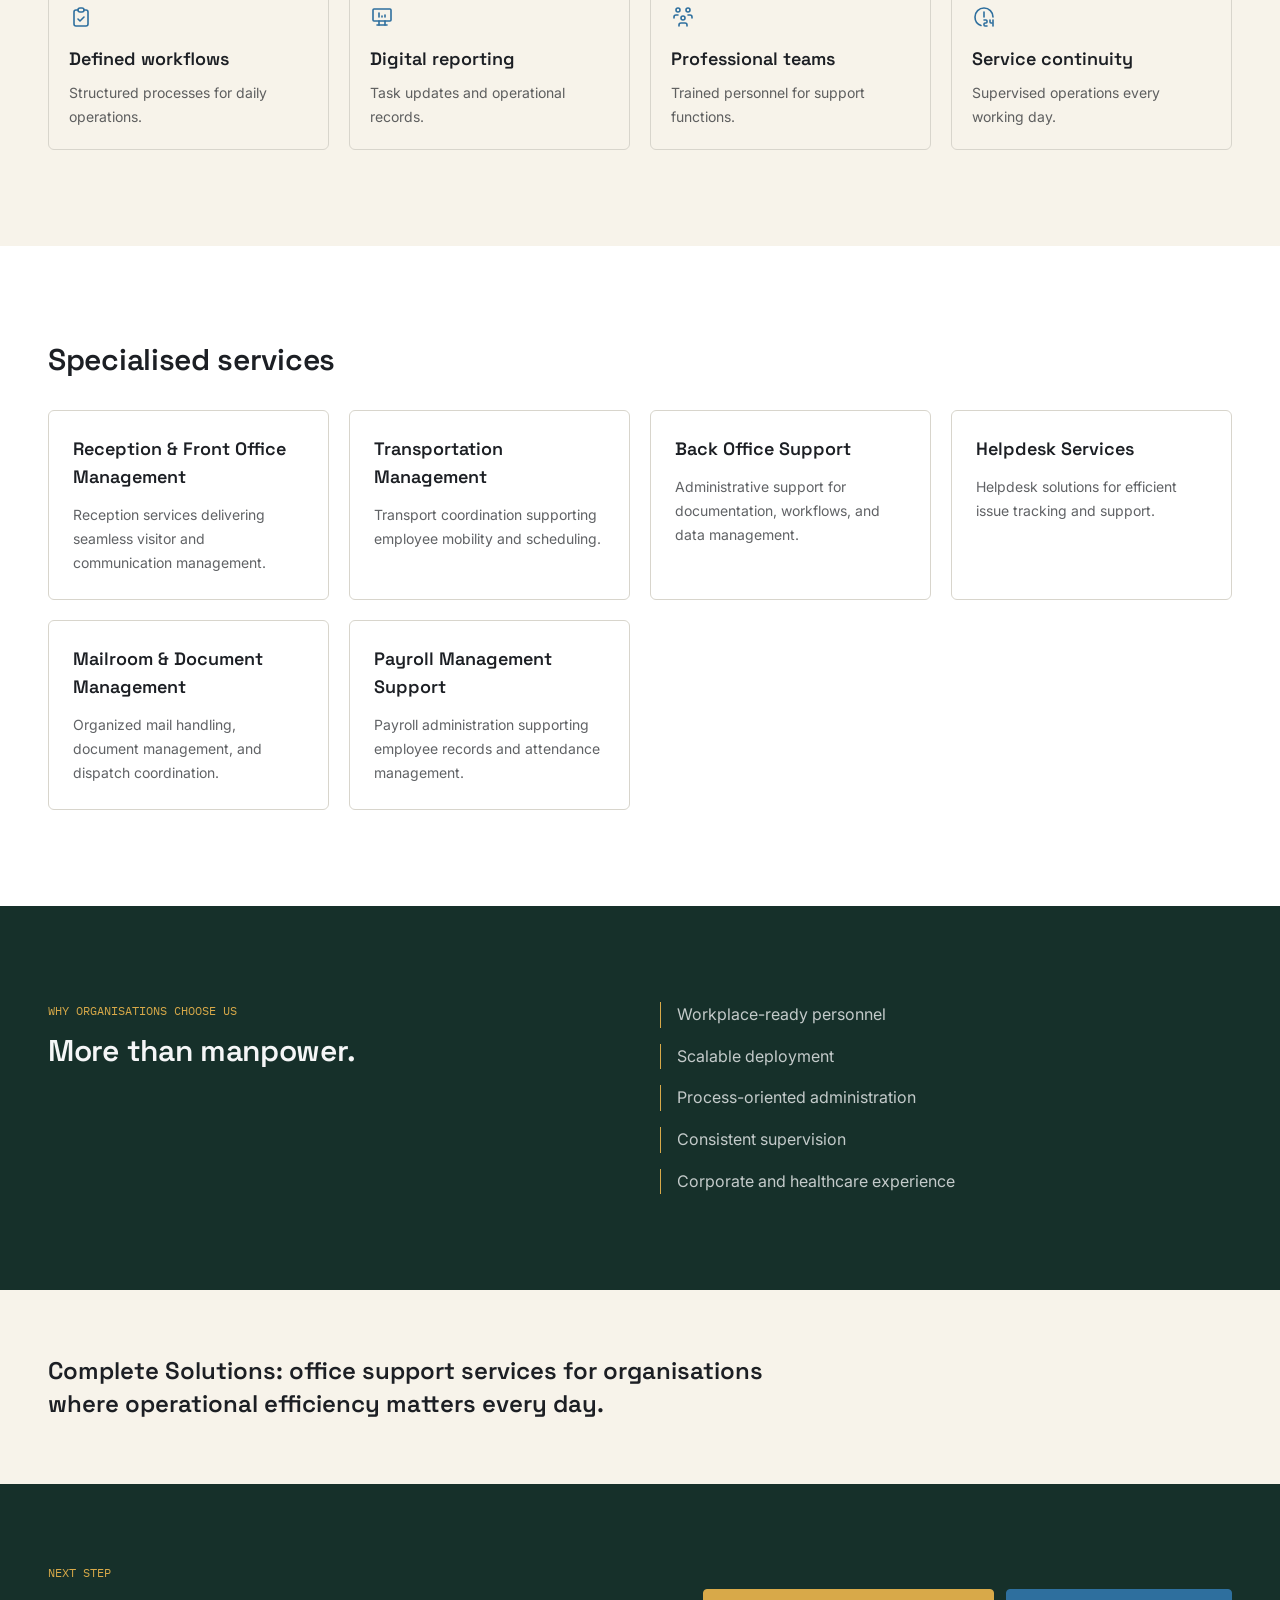
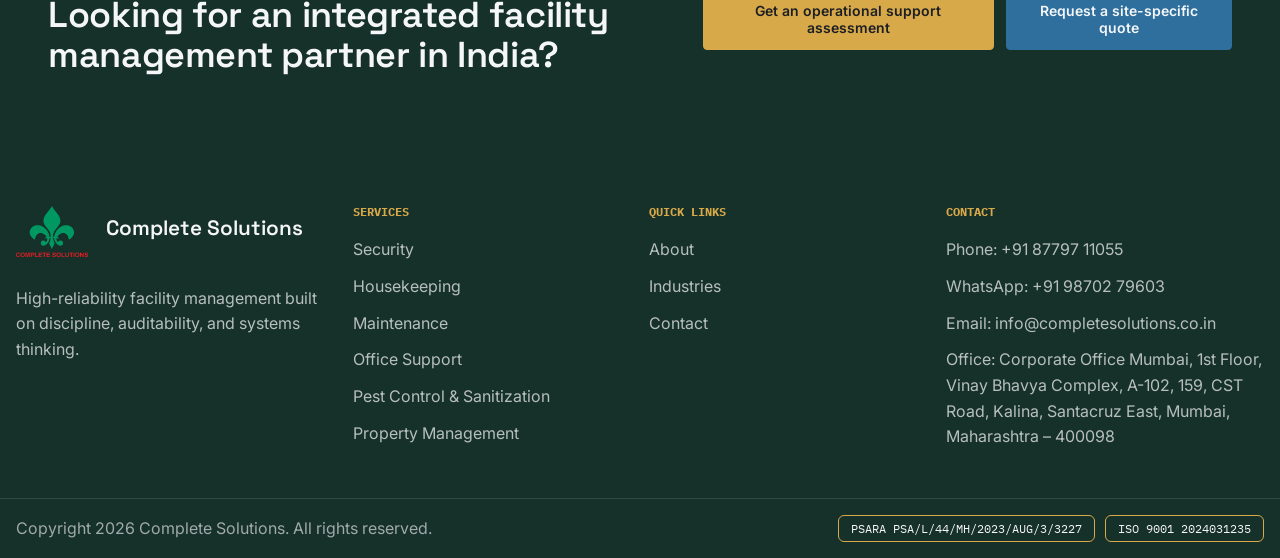
<file: services/office-support.html>
<!DOCTYPE html>
<html lang="en">
<head>
  <meta charset="UTF-8">
  <meta name="viewport" content="width=device-width, initial-scale=1.0">
  <title>Office Support Services in India | Front Office & Back Office Support | Complete Solutions</title>
  <link rel="icon" type="image/webp" href="/assets/logo/Logo-2048x1468.webp">
  <link rel="canonical" href="https://completesolutions.co.in/services/office-support.html">
  <meta name="title" content="Office Support Services in India | Front Office & Back Office Support | Complete Solutions">
  <meta name="description" content="Office support services in India including reception, helpdesk, transport coordination, back-office support and document management.">
  <meta name="keywords" content="office support services India, front office management India, back office support India, helpdesk services India, document management support India">
  <meta name="author" content="Complete Solutions">
  <meta name="robots" content="index, follow">
  <meta name="googlebot" content="index, follow">
  <meta name="theme-color" content="#16302A">
  <meta name="geo.region" content="IN-MH">
  <meta name="geo.placename" content="Mumbai, Maharashtra, Kalina, Santacruz East">
  <meta name="geo.position" content="19.066730;72.866920">
  <meta name="ICBM" content="19.066730, 72.866920">
  <meta property="og:type" content="website">
  <meta property="og:site_name" content="Complete Solutions">
  <meta property="og:locale" content="en_IN">
  <meta property="og:url" content="https://completesolutions.co.in/services/office-support.html">
  <meta property="og:title" content="Office Support Services in India | Front Office & Back Office Support | Complete Solutions">
  <meta property="og:description" content="Office support services in India including reception, helpdesk, transport coordination, back-office support and document management.">
  <meta property="og:image" content="https://completesolutions.co.in/assets/images/image-04.webp">
  <meta property="og:image:alt" content="Uniformed support staff lineup">
  <meta name="twitter:card" content="summary_large_image">
  <meta name="twitter:title" content="Office Support Services in India | Front Office & Back Office Support | Complete Solutions">
  <meta name="twitter:description" content="Office support services in India including reception, helpdesk, transport coordination, back-office support and document management.">
  <meta name="twitter:image" content="https://completesolutions.co.in/assets/images/image-04.webp">
  <meta name="twitter:image:alt" content="Uniformed support staff lineup">
  <script type="application/ld+json">
{
    "@context":  "https://schema.org",
    "@graph":  [
                   {
                       "@type":  "Organization",
                       "@id":  "https://completesolutions.co.in/#organization",
                       "name":  "Complete Solutions",
                       "url":  "https://completesolutions.co.in/",
                       "logo":  "https://completesolutions.co.in/assets/logo/Logo-2048x1468.webp",
                       "email":  "info@completesolutions.co.in",
                       "telephone":  "+91 87797 11055",
                       "areaServed":  {
                                          "@type":  "Country",
                                          "name":  "India"
                                      },
                       "address":  {
                                       "@type":  "PostalAddress",
                                       "streetAddress":  "Corporate Office Mumbai, 1st Floor, Vinay Bhavya Complex, A-102, 159, CST Road, Kalina, Santacruz East",
                                       "addressLocality":  "Mumbai",
                                       "addressRegion":  "Maharashtra",
                                       "postalCode":  "400098",
                                       "addressCountry":  "IN"
                                   },
                       "contactPoint":  [
                                            {
                                                "@type":  "ContactPoint",
                                                "contactType":  "sales",
                                                "telephone":  "+91 87797 11055",
                                                "email":  "info@completesolutions.co.in",
                                                "areaServed":  "IN",
                                                "availableLanguage":  [
                                                                          "en"
                                                                      ]
                                            }
                                        ]
                   },
                   {
                       "@type":  "WebSite",
                       "@id":  "https://completesolutions.co.in/#website",
                       "url":  "https://completesolutions.co.in/",
                       "name":  "Complete Solutions",
                       "publisher":  {
                                         "@id":  "https://completesolutions.co.in/#organization"
                                     },
                       "inLanguage":  "en-IN"
                   },
                   {
                       "@type":  "WebPage",
                       "@id":  "https://completesolutions.co.in/services/office-support.html#webpage",
                       "url":  "https://completesolutions.co.in/services/office-support.html",
                       "name":  "Office Support Services in India | Front Office \u0026 Back Office Support | Complete Solutions",
                       "description":  "Office support services in India including reception, helpdesk, transport coordination, back-office support and document management.",
                       "isPartOf":  {
                                        "@id":  "https://completesolutions.co.in/#website"
                                    },
                       "about":  {
                                     "@id":  "https://completesolutions.co.in/#organization"
                                 },
                       "primaryImageOfPage":  {
                                                  "@type":  "ImageObject",
                                                  "url":  "https://completesolutions.co.in/assets/images/image-04.webp"
                                              },
                       "inLanguage":  "en-IN"
                   },
                   {
                       "@type":  "Service",
                       "@id":  "https://completesolutions.co.in/services/office-support.html#service",
                       "name":  "Office Support Services",
                       "serviceType":  "Office Support Services",
                       "provider":  {
                                        "@id":  "https://completesolutions.co.in/#organization"
                                    },
                       "areaServed":  {
                                          "@type":  "Country",
                                          "name":  "India"
                                      },
                       "url":  "https://completesolutions.co.in/services/office-support.html",
                       "description":  "Office support services in India including reception, helpdesk, transport coordination, back-office support and document management.",
                       "image":  "https://completesolutions.co.in/assets/images/image-04.webp"
                   },
                   {
                       "@type":  "BreadcrumbList",
                       "@id":  "https://completesolutions.co.in/services/office-support.html#breadcrumb",
                       "itemListElement":  [
                                               {
                                                   "@type":  "ListItem",
                                                   "position":  1,
                                                   "name":  "Home",
                                                   "item":  "https://completesolutions.co.in/"
                                               },
                                               {
                                                   "@type":  "ListItem",
                                                   "position":  2,
                                                   "name":  "Office Support Services",
                                                   "item":  "https://completesolutions.co.in/services/office-support.html"
                                               }
                                           ]
                   }
               ]
}
  </script>
  <link rel="preconnect" href="https://fonts.googleapis.com">
  <link rel="preconnect" href="https://fonts.gstatic.com" crossorigin>
  <link href="https://fonts.googleapis.com/css2?family=Space+Grotesk:wght@500;600;700&family=Inter:wght@400;500;600;700&family=IBM+Plex+Mono:wght@400;500;600&display=swap" rel="stylesheet">
  <link rel="stylesheet" href="/style.min.css">
</head>
<body data-service="office-support">
  <div class="site-shell">
    <div data-site-header></div>
    <section class="hero" data-service-hero>
      <div class="hero-media"><img src="/assets/images/image-04.webp" alt="Office Support Services"></div>
      <div class="hero-overlay"></div>
      <div class="container hero-inner">
        <div class="hero-copy">
          <div class="eyebrow">Office support services</div>
          <h1 class="hero-title">Office Support Services</h1>
          <p class="hero-text">Enhancing workplace productivity through dependable office support, administration, and operational assistance services.</p>
          <div class="btn-row">
            <a class="btn btn-assessment" href="/contact.html#assessment">Get an operational support assessment</a>
            <a class="btn btn-quote" href="/contact.html#quote">Request a site-specific quote</a>
          </div>
        </div>
      </div>
    </section>
    <section class="section section-muted service-credibility-section">
      <div class="container service-intro-row">
        <div class="service-intro-content">
          <div class="eyebrow" style="color: var(--steel-blue);">Credibility</div>
          <h2 class="section-title">Built around efficiency, responsiveness, and professionalism.</h2>
          <div class="service-credibility-copy" data-service-intro>
            <p>Our support teams function as an extension of the client’s operational framework, backed by supervision, reporting protocols, and role-specific readiness.</p>
          </div>
        </div>
        <div class="service-intro-media" data-service-asset>
            <figure class="asset" style="aspect-ratio: 4 / 3;">
              <img src="/assets/images/image-04.webp" alt="Uniformed staff lineup">
            </figure>
          </div>
      </div>
    </section>
    <section class="section section-light service-systems-section">
      <div class="container">
        <h2 class="section-title">Operational systems</h2>
        <div class="service-feature-grid" data-service-features>
          <article class="service-feature-card">
            <div class="service-feature-card__icon">
    <svg viewBox="0 0 24 24" aria-hidden="true"><path d="M9 5h-2a2 2 0 0 0 -2 2v12a2 2 0 0 0 2 2h10a2 2 0 0 0 2 -2v-12a2 2 0 0 0 -2 -2h-2"></path><path d="M9 5a2 2 0 0 1 2 -2h2a2 2 0 0 1 2 2a2 2 0 0 1 -2 2h-2a2 2 0 0 1 -2 -2"></path><path d="M9 14l2 2l4 -4"></path></svg>
  </div>
            <h3>Defined workflows</h3>
            <p>Structured processes for daily operations.</p>
          </article>
          <article class="service-feature-card">
            <div class="service-feature-card__icon">
    <svg viewBox="0 0 24 24" aria-hidden="true"><path d="M3 5a1 1 0 0 1 1 -1h16a1 1 0 0 1 1 1v10a1 1 0 0 1 -1 1h-16a1 1 0 0 1 -1 -1l0 -10"></path><path d="M7 20h10"></path><path d="M9 16v4"></path><path d="M15 16v4"></path><path d="M9 12v-4"></path><path d="M12 12v-1"></path><path d="M15 12v-2"></path></svg>
  </div>
            <h3>Digital reporting</h3>
            <p>Task updates and operational records.</p>
          </article>
          <article class="service-feature-card">
            <div class="service-feature-card__icon">
    <svg viewBox="0 0 24 24" aria-hidden="true"><path d="M10 13a2 2 0 1 0 4 0a2 2 0 0 0 -4 0"></path><path d="M8 21v-1a2 2 0 0 1 2 -2h4a2 2 0 0 1 2 2v1"></path><path d="M15 5a2 2 0 1 0 4 0a2 2 0 0 0 -4 0"></path><path d="M17 10h2a2 2 0 0 1 2 2v1"></path><path d="M5 5a2 2 0 1 0 4 0a2 2 0 0 0 -4 0"></path><path d="M3 13v-1a2 2 0 0 1 2 -2h2"></path></svg>
  </div>
            <h3>Professional teams</h3>
            <p>Trained personnel for support functions.</p>
          </article>
          <article class="service-feature-card">
            <div class="service-feature-card__icon">
    <svg viewBox="0 0 24 24" aria-hidden="true"><path d="M3 12a9 9 0 0 0 5.998 8.485m12.002 -8.485a9 9 0 1 0 -18 0"></path><path d="M12 7v5"></path><path d="M12 15h2a1 1 0 0 1 1 1v1a1 1 0 0 1 -1 1h-1a1 1 0 0 0 -1 1v1a1 1 0 0 0 1 1h2"></path><path d="M18 15v2a1 1 0 0 0 1 1h1"></path><path d="M21 15v6"></path></svg>
  </div>
            <h3>Service continuity</h3>
            <p>Supervised operations every working day.</p>
          </article>
        </div>
      </div>
    </section>
    <section class="section section-muted service-subservices-section">
      <div class="container">
        <h2 class="section-title">Specialised services</h2>
        <div class="service-subservice-grid" data-service-subservices>
          <article class="service-subservice-card">
            <h3>Reception &amp; Front Office Management</h3>
            <p>Reception services delivering seamless visitor and communication management.</p>
          </article>
          <article class="service-subservice-card">
            <h3>Transportation Management</h3>
            <p>Transport coordination supporting employee mobility and scheduling.</p>
          </article>
          <article class="service-subservice-card">
            <h3>Back Office Support</h3>
            <p>Administrative support for documentation, workflows, and data management.</p>
          </article>
          <article class="service-subservice-card">
            <h3>Helpdesk Services</h3>
            <p>Helpdesk solutions for efficient issue tracking and support.</p>
          </article>
          <article class="service-subservice-card">
            <h3>Mailroom &amp; Document Management</h3>
            <p>Organized mail handling, document management, and dispatch coordination.</p>
          </article>
          <article class="service-subservice-card">
            <h3>Payroll Management Support</h3>
            <p>Payroll administration supporting employee records and attendance management.</p>
          </article>
        </div>
      </div>
    </section>
    <section class="section section-dark service-why-section">
      <div class="container service-why-grid">
        <div>
          <div class="eyebrow">Why organisations choose us</div>
          <h2 class="section-title">More than manpower.</h2>
        </div>
        <ul class="service-why-list" data-service-bullets>
          <li>Workplace-ready personnel</li>
          <li>Scalable deployment</li>
          <li>Process-oriented administration</li>
          <li>Consistent supervision</li>
          <li>Corporate and healthcare experience</li>
        </ul>
      </div>
    </section>
    <section class="section section-light service-closing-section">
      <div class="container"><p data-service-closing>Complete Solutions: office support services for organisations where operational efficiency matters every day.</p></div>
    </section>
    <section class="section section-dark service-cta-section">
      <div class="container service-cta-inner">
        <div>
          <div class="eyebrow">Next step</div>
          <h2 class="section-title">Looking for an integrated facility management partner in India?</h2>
        </div>
        <div class="btn-row">
          <a class="btn btn-assessment" href="/contact.html#assessment" data-assessment-label>Get an operational support assessment</a>
          <a class="btn btn-quote" href="/contact.html#quote">Request a site-specific quote</a>
        </div>
      </div>
    </section>
    <div data-site-footer></div>
  </div>
  <script src="/main.min.js?v=20260717-1"></script>
</body>
</html>
</file>
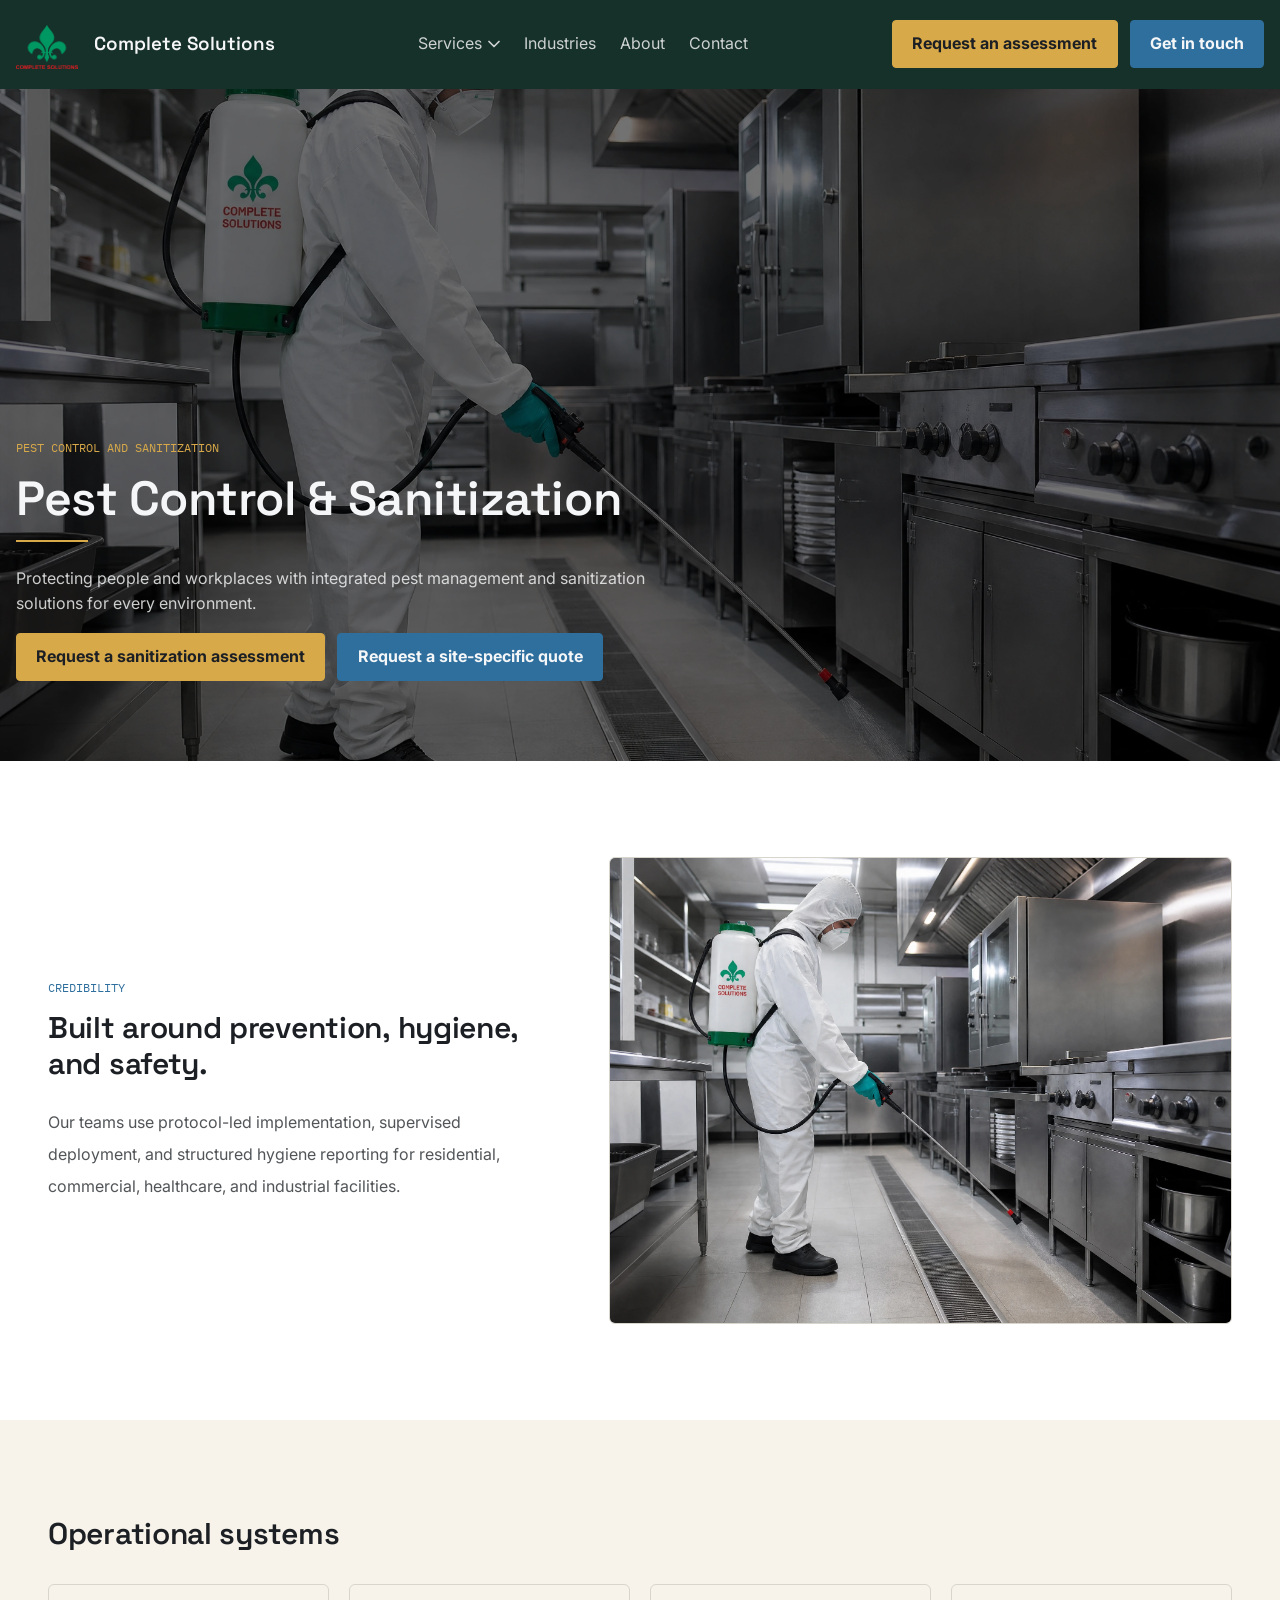
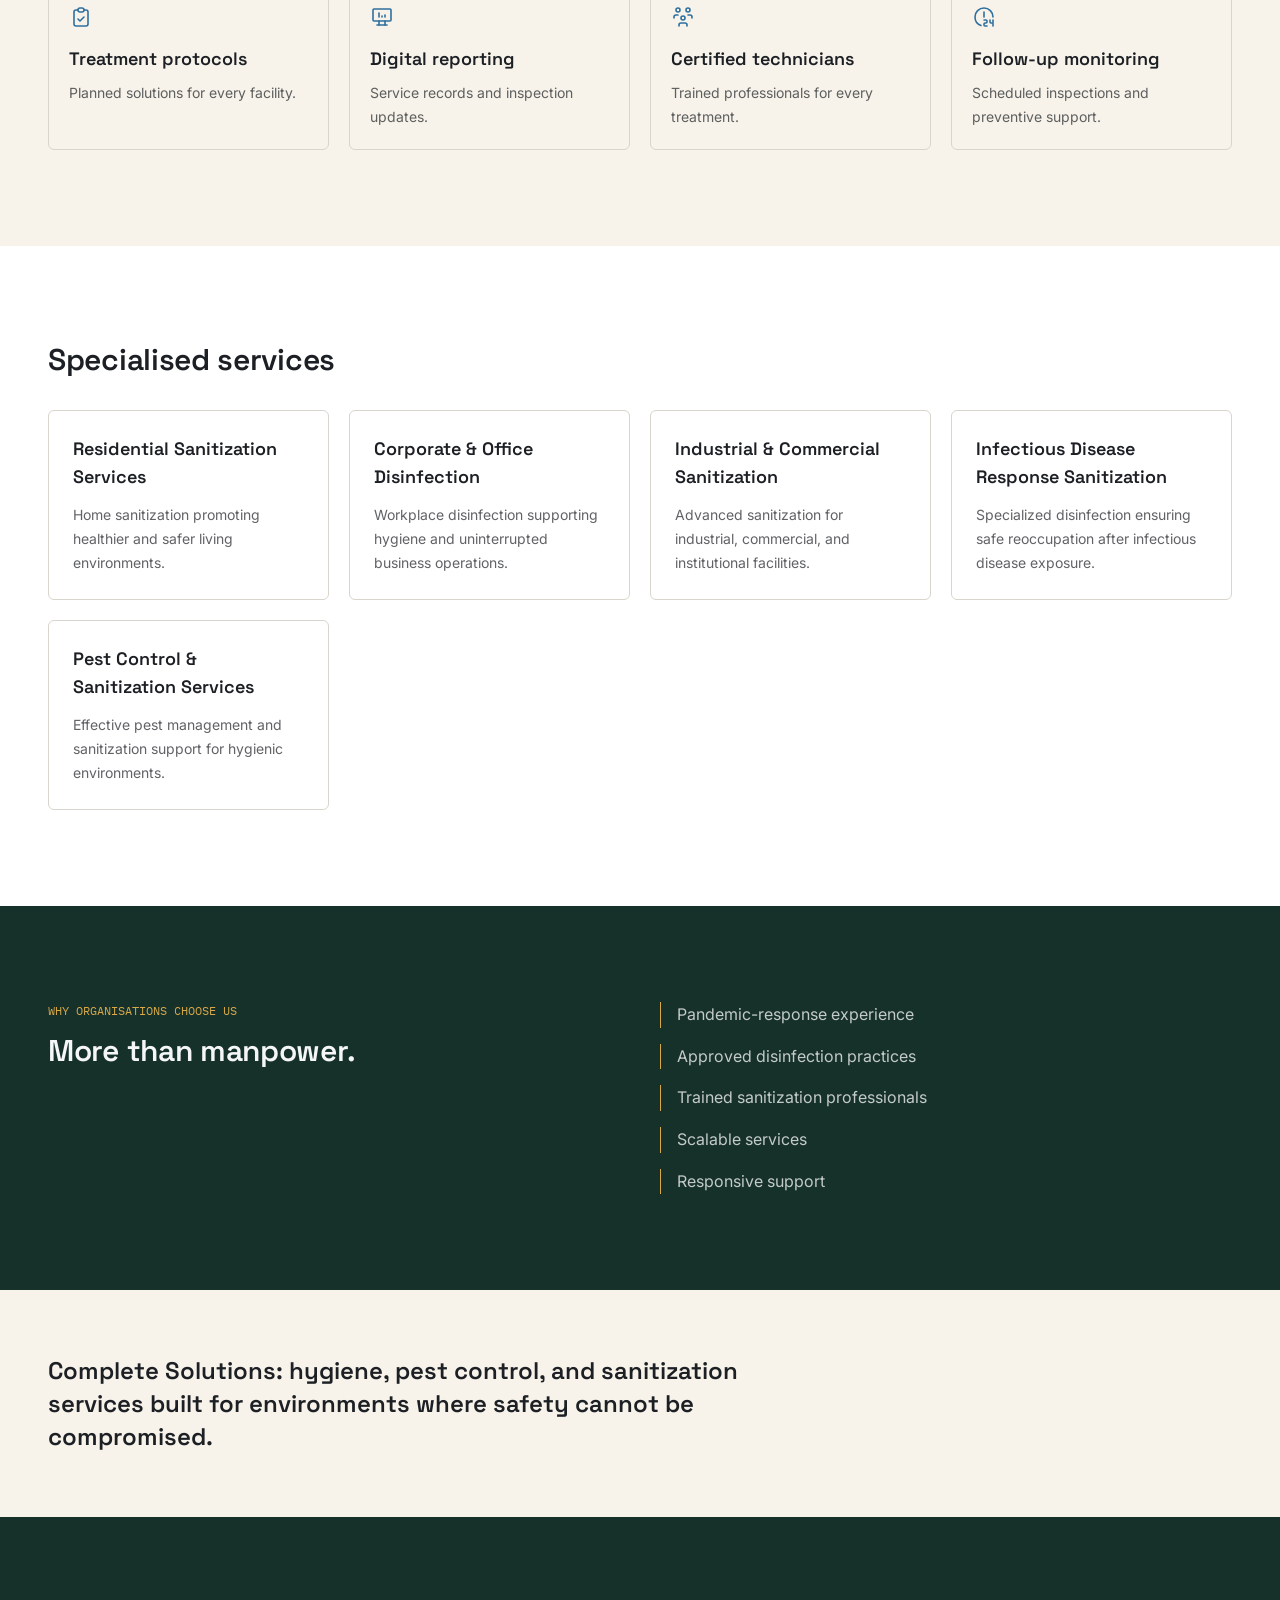
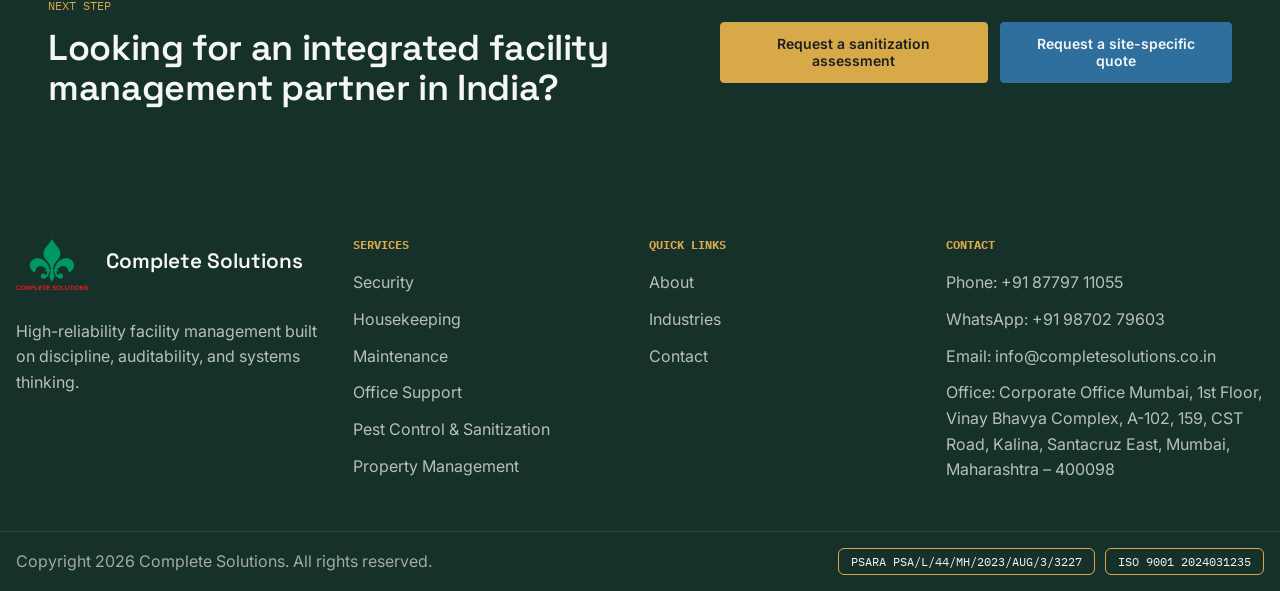
<file: services/pest-control-sanitization.html>
<!DOCTYPE html>
<html lang="en">
<head>
  <meta charset="UTF-8">
  <meta name="viewport" content="width=device-width, initial-scale=1.0">
  <title>Pest Control & Sanitization Services in India | Complete Solutions</title>
  <link rel="icon" type="image/webp" href="/assets/logo/Logo-2048x1468.webp">
  <link rel="canonical" href="https://completesolutions.co.in/services/pest-control-sanitization.html">
  <meta name="title" content="Pest Control & Sanitization Services in India | Complete Solutions">
  <meta name="description" content="Pest control and sanitization services in India for corporate, residential, industrial and sensitive environments where hygiene cannot be compromised.">
  <meta name="keywords" content="pest control services India, sanitization services India, disinfection services India, industrial pest control India, corporate sanitization services">
  <meta name="author" content="Complete Solutions">
  <meta name="robots" content="index, follow">
  <meta name="googlebot" content="index, follow">
  <meta name="theme-color" content="#16302A">
  <meta name="geo.region" content="IN-MH">
  <meta name="geo.placename" content="Mumbai, Maharashtra, Kalina, Santacruz East">
  <meta name="geo.position" content="19.066730;72.866920">
  <meta name="ICBM" content="19.066730, 72.866920">
  <meta property="og:type" content="website">
  <meta property="og:site_name" content="Complete Solutions">
  <meta property="og:locale" content="en_IN">
  <meta property="og:url" content="https://completesolutions.co.in/services/pest-control-sanitization.html">
  <meta property="og:title" content="Pest Control & Sanitization Services in India | Complete Solutions">
  <meta property="og:description" content="Pest control and sanitization services in India for corporate, residential, industrial and sensitive environments where hygiene cannot be compromised.">
  <meta property="og:image" content="https://completesolutions.co.in/assets/images/image-06.webp">
  <meta property="og:image:alt" content="Pest control technician in PPE working in a kitchen environment">
  <meta name="twitter:card" content="summary_large_image">
  <meta name="twitter:title" content="Pest Control & Sanitization Services in India | Complete Solutions">
  <meta name="twitter:description" content="Pest control and sanitization services in India for corporate, residential, industrial and sensitive environments where hygiene cannot be compromised.">
  <meta name="twitter:image" content="https://completesolutions.co.in/assets/images/image-06.webp">
  <meta name="twitter:image:alt" content="Pest control technician in PPE working in a kitchen environment">
  <script type="application/ld+json">
{
    "@context":  "https://schema.org",
    "@graph":  [
                   {
                       "@type":  "Organization",
                       "@id":  "https://completesolutions.co.in/#organization",
                       "name":  "Complete Solutions",
                       "url":  "https://completesolutions.co.in/",
                       "logo":  "https://completesolutions.co.in/assets/logo/Logo-2048x1468.webp",
                       "email":  "info@completesolutions.co.in",
                       "telephone":  "+91 87797 11055",
                       "areaServed":  {
                                          "@type":  "Country",
                                          "name":  "India"
                                      },
                       "address":  {
                                       "@type":  "PostalAddress",
                                       "streetAddress":  "Corporate Office Mumbai, 1st Floor, Vinay Bhavya Complex, A-102, 159, CST Road, Kalina, Santacruz East",
                                       "addressLocality":  "Mumbai",
                                       "addressRegion":  "Maharashtra",
                                       "postalCode":  "400098",
                                       "addressCountry":  "IN"
                                   },
                       "contactPoint":  [
                                            {
                                                "@type":  "ContactPoint",
                                                "contactType":  "sales",
                                                "telephone":  "+91 87797 11055",
                                                "email":  "info@completesolutions.co.in",
                                                "areaServed":  "IN",
                                                "availableLanguage":  [
                                                                          "en"
                                                                      ]
                                            }
                                        ]
                   },
                   {
                       "@type":  "WebSite",
                       "@id":  "https://completesolutions.co.in/#website",
                       "url":  "https://completesolutions.co.in/",
                       "name":  "Complete Solutions",
                       "publisher":  {
                                         "@id":  "https://completesolutions.co.in/#organization"
                                     },
                       "inLanguage":  "en-IN"
                   },
                   {
                       "@type":  "WebPage",
                       "@id":  "https://completesolutions.co.in/services/pest-control-sanitization.html#webpage",
                       "url":  "https://completesolutions.co.in/services/pest-control-sanitization.html",
                       "name":  "Pest Control \u0026 Sanitization Services in India | Complete Solutions",
                       "description":  "Pest control and sanitization services in India for corporate, residential, industrial and sensitive environments where hygiene cannot be compromised.",
                       "isPartOf":  {
                                        "@id":  "https://completesolutions.co.in/#website"
                                    },
                       "about":  {
                                     "@id":  "https://completesolutions.co.in/#organization"
                                 },
                       "primaryImageOfPage":  {
                                                  "@type":  "ImageObject",
                                                  "url":  "https://completesolutions.co.in/assets/images/image-06.webp"
                                              },
                       "inLanguage":  "en-IN"
                   },
                   {
                       "@type":  "Service",
                       "@id":  "https://completesolutions.co.in/services/pest-control-sanitization.html#service",
                       "name":  "Pest Control \u0026 Sanitization Services",
                       "serviceType":  "Pest Control \u0026 Sanitization Services",
                       "provider":  {
                                        "@id":  "https://completesolutions.co.in/#organization"
                                    },
                       "areaServed":  {
                                          "@type":  "Country",
                                          "name":  "India"
                                      },
                       "url":  "https://completesolutions.co.in/services/pest-control-sanitization.html",
                       "description":  "Pest control and sanitization services in India for corporate, residential, industrial and sensitive environments where hygiene cannot be compromised.",
                       "image":  "https://completesolutions.co.in/assets/images/image-06.webp"
                   },
                   {
                       "@type":  "BreadcrumbList",
                       "@id":  "https://completesolutions.co.in/services/pest-control-sanitization.html#breadcrumb",
                       "itemListElement":  [
                                               {
                                                   "@type":  "ListItem",
                                                   "position":  1,
                                                   "name":  "Home",
                                                   "item":  "https://completesolutions.co.in/"
                                               },
                                               {
                                                   "@type":  "ListItem",
                                                   "position":  2,
                                                   "name":  "Pest Control \u0026 Sanitization Services",
                                                   "item":  "https://completesolutions.co.in/services/pest-control-sanitization.html"
                                               }
                                           ]
                   }
               ]
}
  </script>
  <link rel="preconnect" href="https://fonts.googleapis.com">
  <link rel="preconnect" href="https://fonts.gstatic.com" crossorigin>
  <link href="https://fonts.googleapis.com/css2?family=Space+Grotesk:wght@500;600;700&family=Inter:wght@400;500;600;700&family=IBM+Plex+Mono:wght@400;500;600&display=swap" rel="stylesheet">
  <link rel="stylesheet" href="/style.min.css">
</head>
<body data-service="pest-control-sanitization">
  <div class="site-shell">
    <div data-site-header></div>
    <section class="hero" data-service-hero>
      <div class="hero-media"><img src="/assets/images/image-06.webp" alt="Pest Control &amp; Sanitization"></div>
      <div class="hero-overlay"></div>
      <div class="container hero-inner">
        <div class="hero-copy">
          <div class="eyebrow">Pest control and sanitization</div>
          <h1 class="hero-title">Pest Control &amp; Sanitization</h1>
          <p class="hero-text">Protecting people and workplaces with integrated pest management and sanitization solutions for every environment.</p>
          <div class="btn-row">
            <a class="btn btn-assessment" href="/contact.html#assessment">Request a sanitization assessment</a>
            <a class="btn btn-quote" href="/contact.html#quote">Request a site-specific quote</a>
          </div>
        </div>
      </div>
    </section>
    <section class="section section-muted service-credibility-section">
      <div class="container service-intro-row">
        <div class="service-intro-content">
          <div class="eyebrow" style="color: var(--steel-blue);">Credibility</div>
          <h2 class="section-title">Built around prevention, hygiene, and safety.</h2>
          <div class="service-credibility-copy" data-service-intro>
            <p>Our teams use protocol-led implementation, supervised deployment, and structured hygiene reporting for residential, commercial, healthcare, and industrial facilities.</p>
          </div>
        </div>
        <div class="service-intro-media" data-service-asset>
            <figure class="asset" style="aspect-ratio: 4 / 3;">
              <img src="/assets/images/image-06.webp" alt="Pest control PPE in kitchen">
            </figure>
          </div>
      </div>
    </section>
    <section class="section section-light service-systems-section">
      <div class="container">
        <h2 class="section-title">Operational systems</h2>
        <div class="service-feature-grid" data-service-features>
          <article class="service-feature-card">
            <div class="service-feature-card__icon">
    <svg viewBox="0 0 24 24" aria-hidden="true"><path d="M9 5h-2a2 2 0 0 0 -2 2v12a2 2 0 0 0 2 2h10a2 2 0 0 0 2 -2v-12a2 2 0 0 0 -2 -2h-2"></path><path d="M9 5a2 2 0 0 1 2 -2h2a2 2 0 0 1 2 2a2 2 0 0 1 -2 2h-2a2 2 0 0 1 -2 -2"></path><path d="M9 14l2 2l4 -4"></path></svg>
  </div>
            <h3>Treatment protocols</h3>
            <p>Planned solutions for every facility.</p>
          </article>
          <article class="service-feature-card">
            <div class="service-feature-card__icon">
    <svg viewBox="0 0 24 24" aria-hidden="true"><path d="M3 5a1 1 0 0 1 1 -1h16a1 1 0 0 1 1 1v10a1 1 0 0 1 -1 1h-16a1 1 0 0 1 -1 -1l0 -10"></path><path d="M7 20h10"></path><path d="M9 16v4"></path><path d="M15 16v4"></path><path d="M9 12v-4"></path><path d="M12 12v-1"></path><path d="M15 12v-2"></path></svg>
  </div>
            <h3>Digital reporting</h3>
            <p>Service records and inspection updates.</p>
          </article>
          <article class="service-feature-card">
            <div class="service-feature-card__icon">
    <svg viewBox="0 0 24 24" aria-hidden="true"><path d="M10 13a2 2 0 1 0 4 0a2 2 0 0 0 -4 0"></path><path d="M8 21v-1a2 2 0 0 1 2 -2h4a2 2 0 0 1 2 2v1"></path><path d="M15 5a2 2 0 1 0 4 0a2 2 0 0 0 -4 0"></path><path d="M17 10h2a2 2 0 0 1 2 2v1"></path><path d="M5 5a2 2 0 1 0 4 0a2 2 0 0 0 -4 0"></path><path d="M3 13v-1a2 2 0 0 1 2 -2h2"></path></svg>
  </div>
            <h3>Certified technicians</h3>
            <p>Trained professionals for every treatment.</p>
          </article>
          <article class="service-feature-card">
            <div class="service-feature-card__icon">
    <svg viewBox="0 0 24 24" aria-hidden="true"><path d="M3 12a9 9 0 0 0 5.998 8.485m12.002 -8.485a9 9 0 1 0 -18 0"></path><path d="M12 7v5"></path><path d="M12 15h2a1 1 0 0 1 1 1v1a1 1 0 0 1 -1 1h-1a1 1 0 0 0 -1 1v1a1 1 0 0 0 1 1h2"></path><path d="M18 15v2a1 1 0 0 0 1 1h1"></path><path d="M21 15v6"></path></svg>
  </div>
            <h3>Follow-up monitoring</h3>
            <p>Scheduled inspections and preventive support.</p>
          </article>
        </div>
      </div>
    </section>
    <section class="section section-muted service-subservices-section">
      <div class="container">
        <h2 class="section-title">Specialised services</h2>
        <div class="service-subservice-grid" data-service-subservices>
          <article class="service-subservice-card">
            <h3>Residential Sanitization Services</h3>
            <p>Home sanitization promoting healthier and safer living environments.</p>
          </article>
          <article class="service-subservice-card">
            <h3>Corporate &amp; Office Disinfection</h3>
            <p>Workplace disinfection supporting hygiene and uninterrupted business operations.</p>
          </article>
          <article class="service-subservice-card">
            <h3>Industrial &amp; Commercial Sanitization</h3>
            <p>Advanced sanitization for industrial, commercial, and institutional facilities.</p>
          </article>
          <article class="service-subservice-card">
            <h3>Infectious Disease Response Sanitization</h3>
            <p>Specialized disinfection ensuring safe reoccupation after infectious disease exposure.</p>
          </article>
          <article class="service-subservice-card">
            <h3>Pest Control &amp; Sanitization Services</h3>
            <p>Effective pest management and sanitization support for hygienic environments.</p>
          </article>
        </div>
      </div>
    </section>
    <section class="section section-dark service-why-section">
      <div class="container service-why-grid">
        <div>
          <div class="eyebrow">Why organisations choose us</div>
          <h2 class="section-title">More than manpower.</h2>
        </div>
        <ul class="service-why-list" data-service-bullets>
          <li>Pandemic-response experience</li>
          <li>Approved disinfection practices</li>
          <li>Trained sanitization professionals</li>
          <li>Scalable services</li>
          <li>Responsive support</li>
        </ul>
      </div>
    </section>
    <section class="section section-light service-closing-section">
      <div class="container"><p data-service-closing>Complete Solutions: hygiene, pest control, and sanitization services built for environments where safety cannot be compromised.</p></div>
    </section>
    <section class="section section-dark service-cta-section">
      <div class="container service-cta-inner">
        <div>
          <div class="eyebrow">Next step</div>
          <h2 class="section-title">Looking for an integrated facility management partner in India?</h2>
        </div>
        <div class="btn-row">
          <a class="btn btn-assessment" href="/contact.html#assessment" data-assessment-label>Request a sanitization assessment</a>
          <a class="btn btn-quote" href="/contact.html#quote">Request a site-specific quote</a>
        </div>
      </div>
    </section>
    <div data-site-footer></div>
  </div>
  <script src="/main.min.js?v=20260717-1"></script>
</body>
</html>
</file>
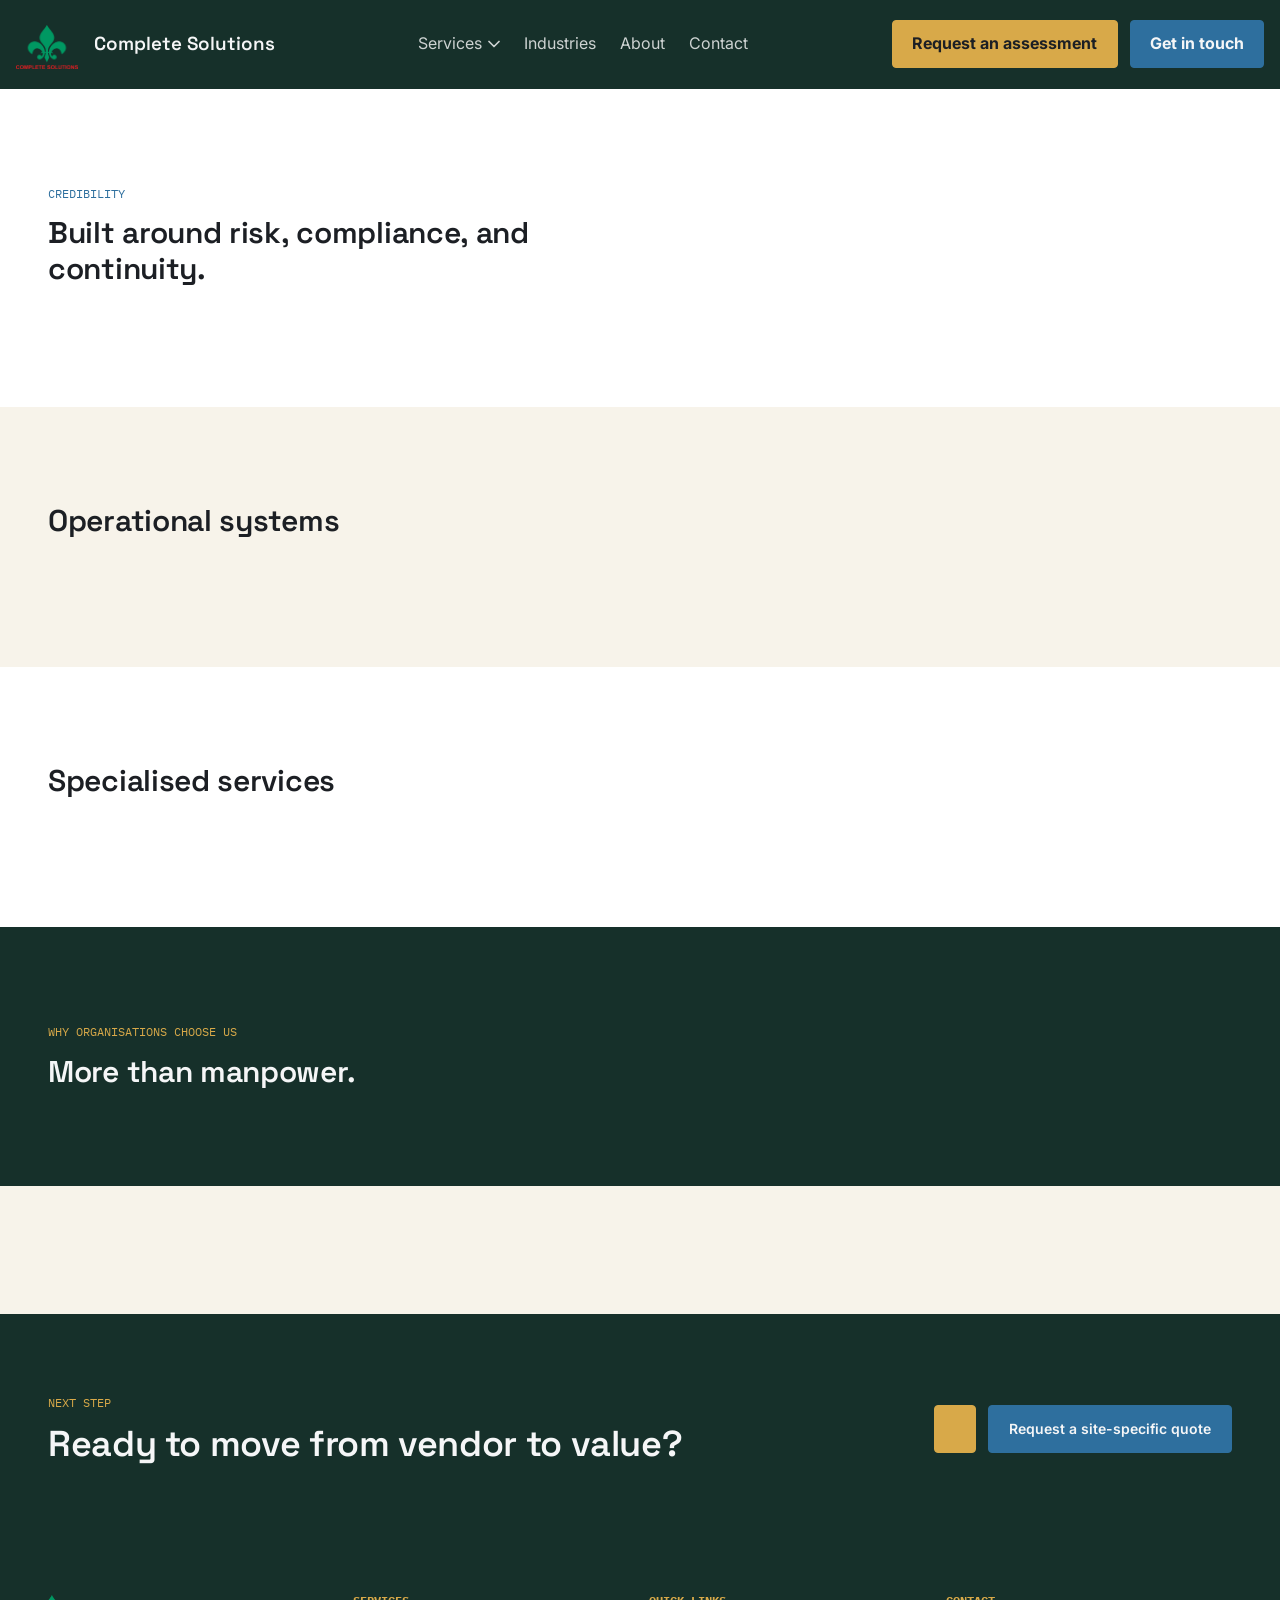
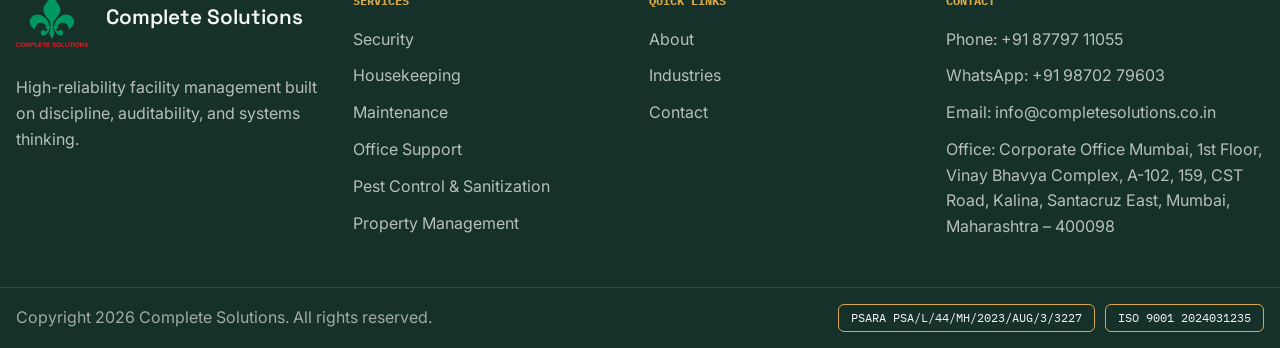
<file: services/pest-control.html>
<!DOCTYPE html>
<html lang="en">
<head>
  <meta charset="UTF-8">
  <meta name="viewport" content="width=device-width, initial-scale=1.0">
  <title>Complete Solutions - Best Security Services in Mumbai</title>
  <link rel="icon" type="image/png" href="/assets/logo/Logo-2048x1468.png">
  <link rel="preconnect" href="https://fonts.googleapis.com">
  <link rel="preconnect" href="https://fonts.gstatic.com" crossorigin>
  <link href="https://fonts.googleapis.com/css2?family=Space+Grotesk:wght@500;600;700&family=Inter:wght@400;500;600;700&family=IBM+Plex+Mono:wght@400;500;600&display=swap" rel="stylesheet">
  <link rel="stylesheet" href="/style.css">
</head>
<body data-service="pest-control">
  <div class="site-shell">
    <div data-site-header></div>
    <section class="hero" data-service-hero></section>
    <section class="section section-muted service-credibility-section">
      <div class="container service-intro-row">
        <div class="service-intro-content">
          <div class="eyebrow" style="color: var(--steel-blue);">Credibility</div>
          <h2 class="section-title">Built around risk, compliance, and continuity.</h2>
          <div class="service-credibility-copy" data-service-intro></div>
        </div>
        <div class="service-intro-media" data-service-asset></div>
      </div>
    </section>
    <section class="section section-light service-systems-section">
      <div class="container">
        <h2 class="section-title">Operational systems</h2>
        <div class="service-feature-grid" data-service-features></div>
      </div>
    </section>
    <section class="section section-muted service-subservices-section">
      <div class="container">
        <h2 class="section-title">Specialised services</h2>
        <div class="service-subservice-grid" data-service-subservices></div>
      </div>
    </section>
    <section class="section section-dark service-why-section">
      <div class="container service-why-grid">
        <div>
          <div class="eyebrow">Why organisations choose us</div>
          <h2 class="section-title">More than manpower.</h2>
        </div>
        <ul class="service-why-list" data-service-bullets></ul>
      </div>
    </section>
    <section class="section section-light service-closing-section">
      <div class="container"><p data-service-closing></p></div>
    </section>
    <section class="section section-dark service-cta-section">
      <div class="container service-cta-inner">
        <div>
          <div class="eyebrow">Next step</div>
          <h2 class="section-title">Ready to move from vendor to value?</h2>
        </div>
        <div class="btn-row">
          <a class="btn btn-assessment" href="/contact.html#assessment" data-assessment-label></a>
          <a class="btn btn-quote" href="/contact.html#quote">Request a site-specific quote</a>
        </div>
      </div>
    </section>
    <div data-site-footer></div>
  </div>
  <script src="/main.js"></script>
</body>
</html>
</file>
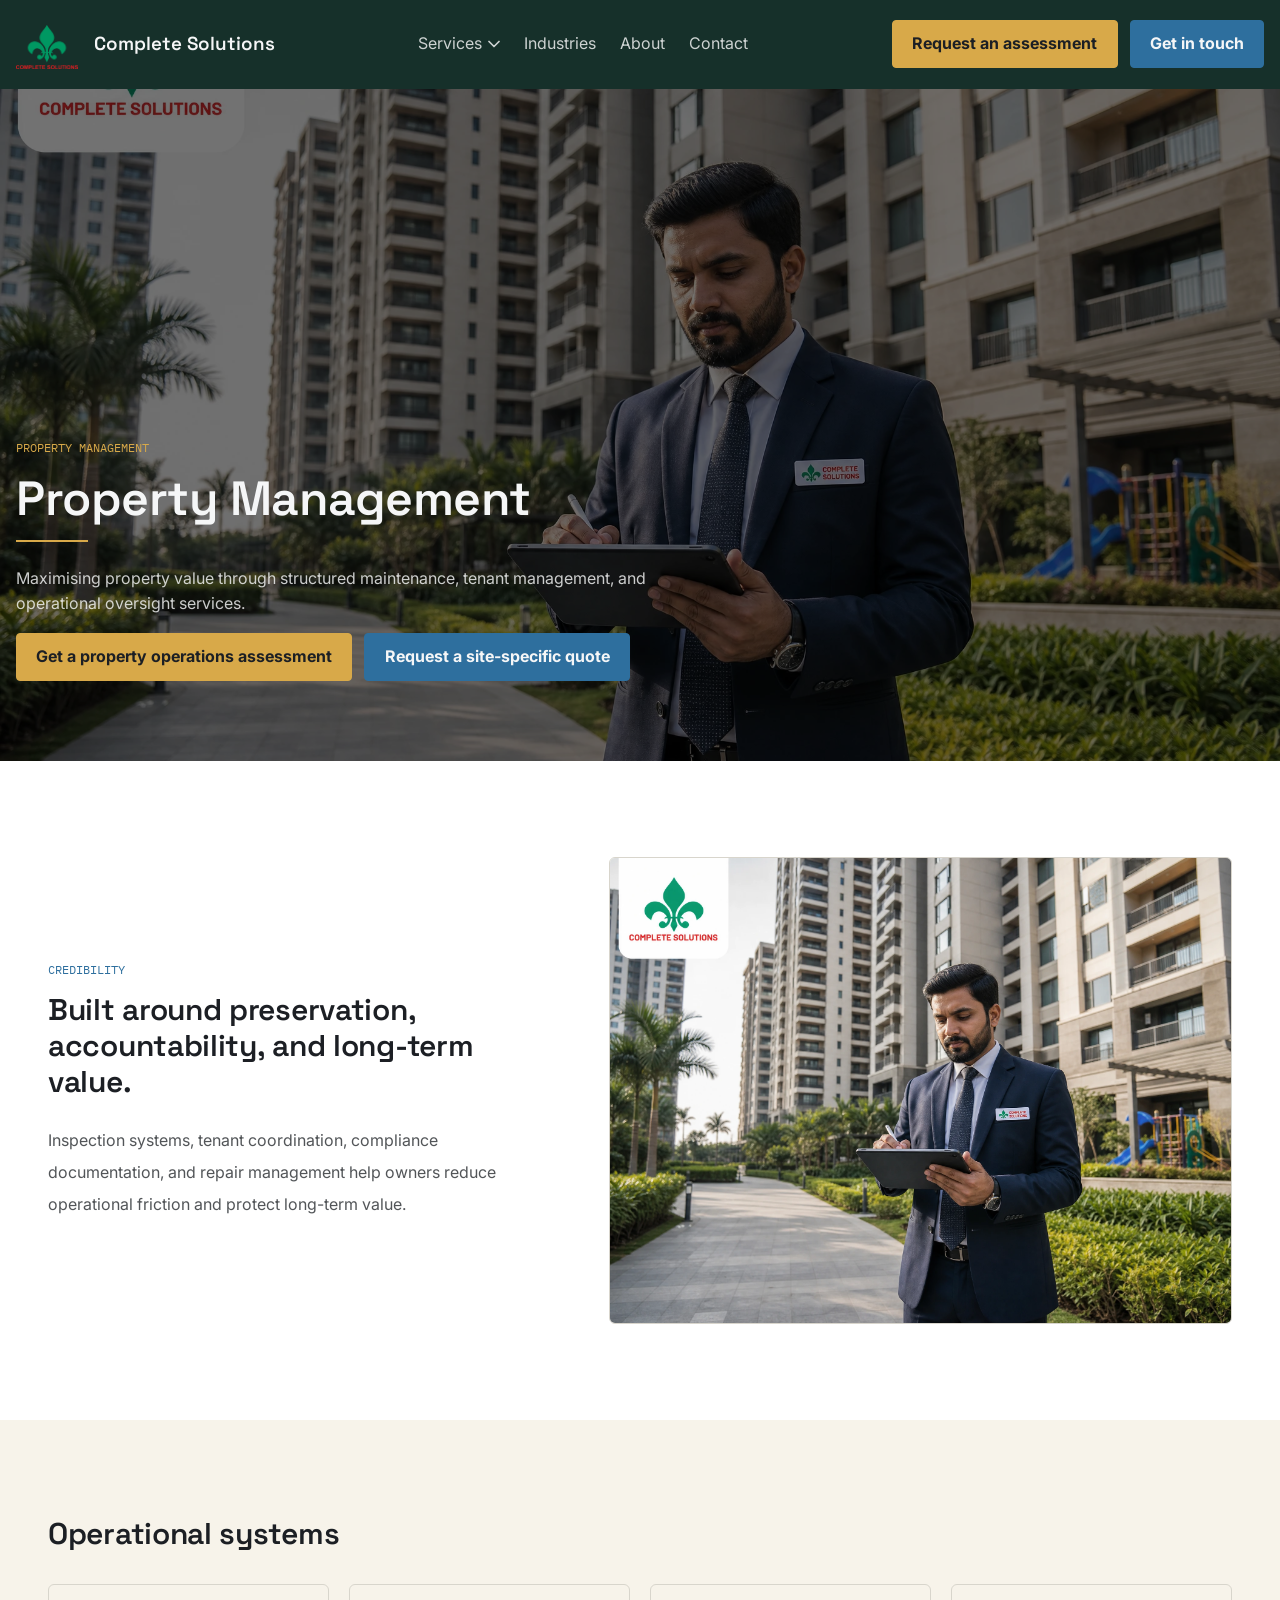
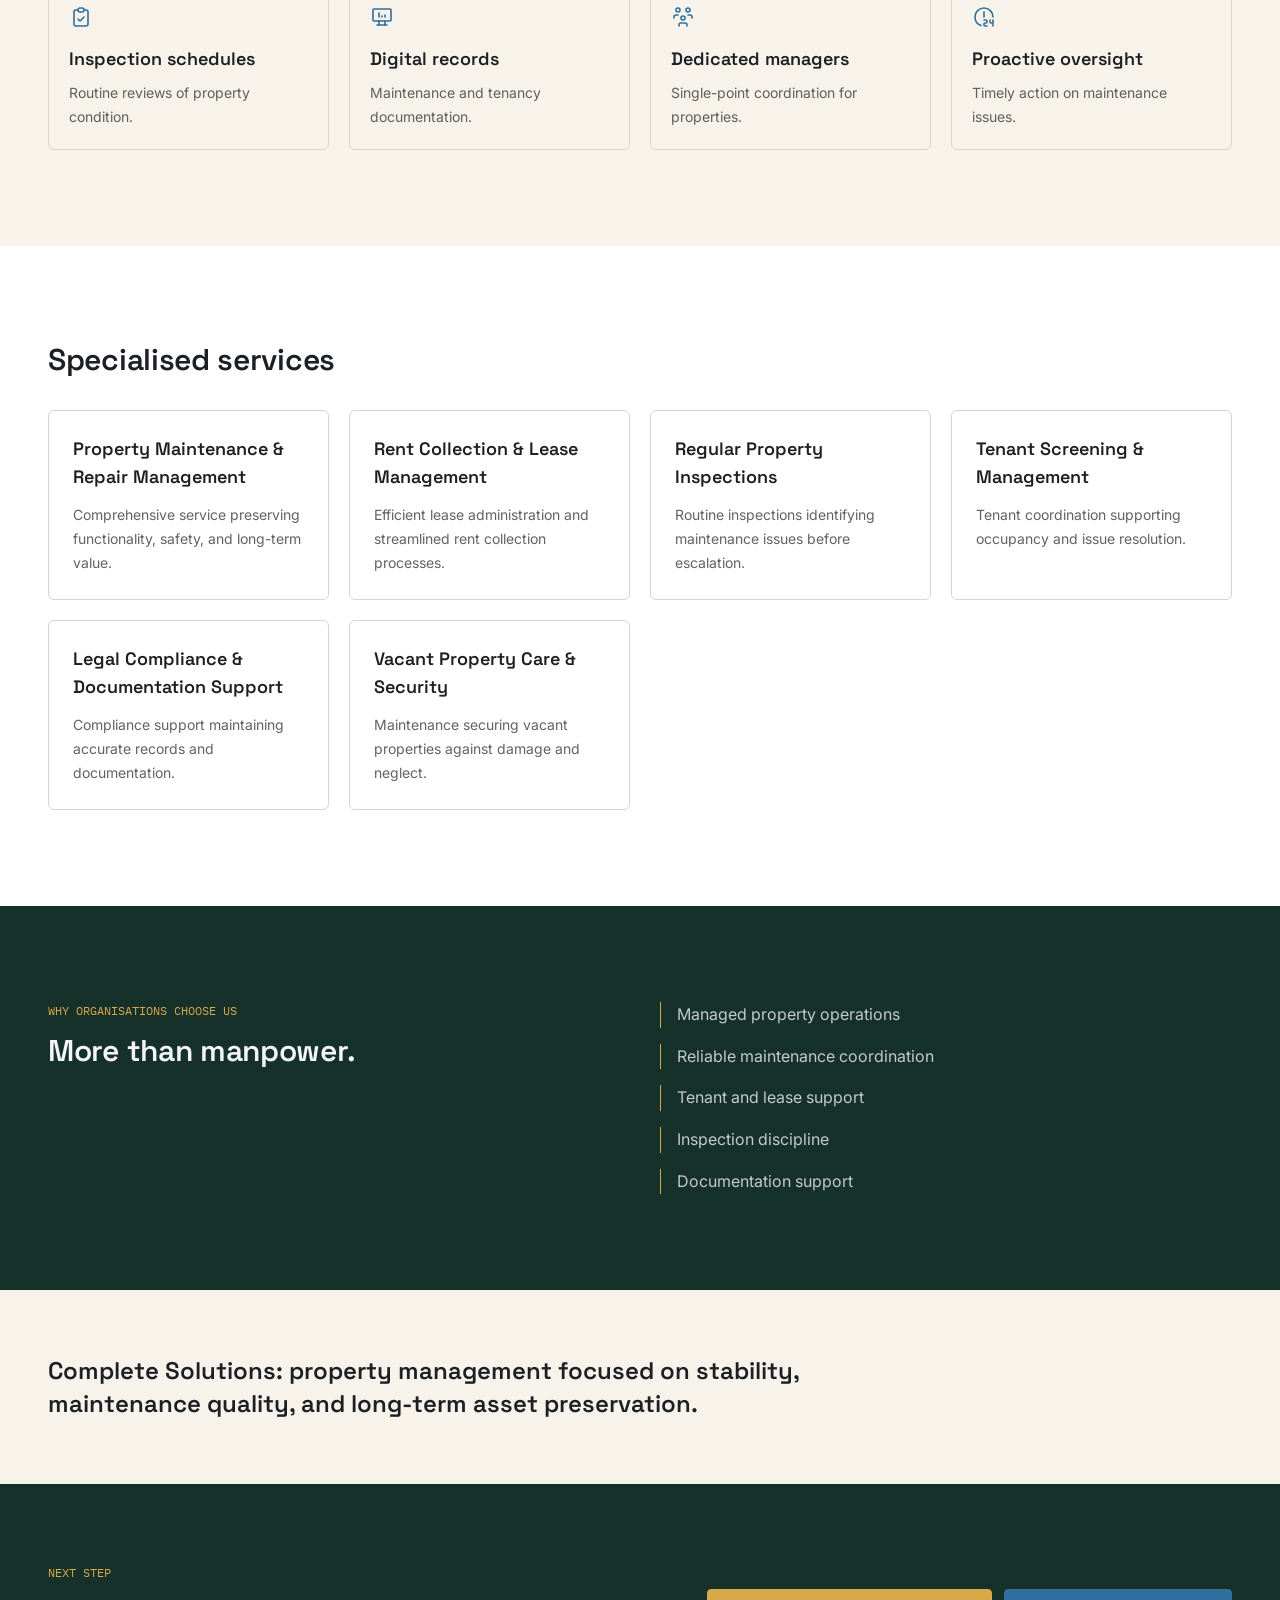
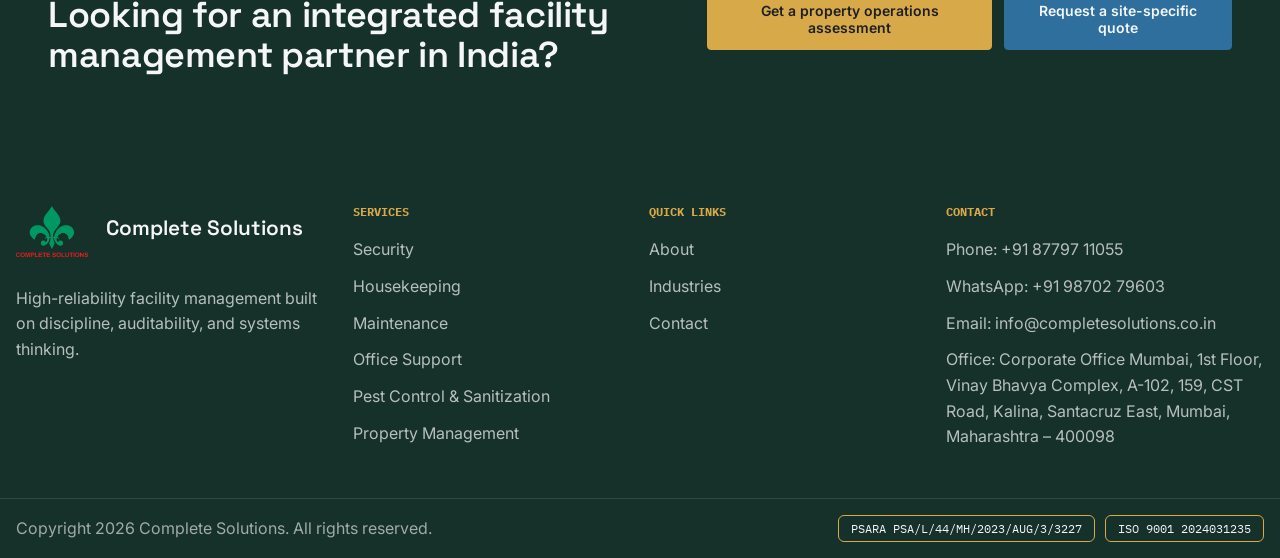
<file: services/property-management.html>
<!DOCTYPE html>
<html lang="en">
<head>
  <meta charset="UTF-8">
  <meta name="viewport" content="width=device-width, initial-scale=1.0">
  <title>Property Management Services in India | Complete Solutions</title>
  <link rel="icon" type="image/webp" href="/assets/logo/Logo-2048x1468.webp">
  <link rel="canonical" href="https://completesolutions.co.in/services/property-management.html">
  <meta name="title" content="Property Management Services in India | Complete Solutions">
  <meta name="description" content="Property management services in India covering inspections, tenant coordination, compliance records, maintenance oversight and asset preservation.">
  <meta name="keywords" content="property management services India, facility property management India, tenant coordination India, property inspections India, compliance documentation property management">
  <meta name="author" content="Complete Solutions">
  <meta name="robots" content="index, follow">
  <meta name="googlebot" content="index, follow">
  <meta name="theme-color" content="#16302A">
  <meta name="geo.region" content="IN-MH">
  <meta name="geo.placename" content="Mumbai, Maharashtra, Kalina, Santacruz East">
  <meta name="geo.position" content="19.066730;72.866920">
  <meta name="ICBM" content="19.066730, 72.866920">
  <meta property="og:type" content="website">
  <meta property="og:site_name" content="Complete Solutions">
  <meta property="og:locale" content="en_IN">
  <meta property="og:url" content="https://completesolutions.co.in/services/property-management.html">
  <meta property="og:title" content="Property Management Services in India | Complete Solutions">
  <meta property="og:description" content="Property management services in India covering inspections, tenant coordination, compliance records, maintenance oversight and asset preservation.">
  <meta property="og:image" content="https://completesolutions.co.in/assets/images/image-05.webp">
  <meta property="og:image:alt" content="Property manager conducting a site walkthrough">
  <meta name="twitter:card" content="summary_large_image">
  <meta name="twitter:title" content="Property Management Services in India | Complete Solutions">
  <meta name="twitter:description" content="Property management services in India covering inspections, tenant coordination, compliance records, maintenance oversight and asset preservation.">
  <meta name="twitter:image" content="https://completesolutions.co.in/assets/images/image-05.webp">
  <meta name="twitter:image:alt" content="Property manager conducting a site walkthrough">
  <script type="application/ld+json">
{
    "@context":  "https://schema.org",
    "@graph":  [
                   {
                       "@type":  "Organization",
                       "@id":  "https://completesolutions.co.in/#organization",
                       "name":  "Complete Solutions",
                       "url":  "https://completesolutions.co.in/",
                       "logo":  "https://completesolutions.co.in/assets/logo/Logo-2048x1468.webp",
                       "email":  "info@completesolutions.co.in",
                       "telephone":  "+91 87797 11055",
                       "areaServed":  {
                                          "@type":  "Country",
                                          "name":  "India"
                                      },
                       "address":  {
                                       "@type":  "PostalAddress",
                                       "streetAddress":  "Corporate Office Mumbai, 1st Floor, Vinay Bhavya Complex, A-102, 159, CST Road, Kalina, Santacruz East",
                                       "addressLocality":  "Mumbai",
                                       "addressRegion":  "Maharashtra",
                                       "postalCode":  "400098",
                                       "addressCountry":  "IN"
                                   },
                       "contactPoint":  [
                                            {
                                                "@type":  "ContactPoint",
                                                "contactType":  "sales",
                                                "telephone":  "+91 87797 11055",
                                                "email":  "info@completesolutions.co.in",
                                                "areaServed":  "IN",
                                                "availableLanguage":  [
                                                                          "en"
                                                                      ]
                                            }
                                        ]
                   },
                   {
                       "@type":  "WebSite",
                       "@id":  "https://completesolutions.co.in/#website",
                       "url":  "https://completesolutions.co.in/",
                       "name":  "Complete Solutions",
                       "publisher":  {
                                         "@id":  "https://completesolutions.co.in/#organization"
                                     },
                       "inLanguage":  "en-IN"
                   },
                   {
                       "@type":  "WebPage",
                       "@id":  "https://completesolutions.co.in/services/property-management.html#webpage",
                       "url":  "https://completesolutions.co.in/services/property-management.html",
                       "name":  "Property Management Services in India | Complete Solutions",
                       "description":  "Property management services in India covering inspections, tenant coordination, compliance records, maintenance oversight and asset preservation.",
                       "isPartOf":  {
                                        "@id":  "https://completesolutions.co.in/#website"
                                    },
                       "about":  {
                                     "@id":  "https://completesolutions.co.in/#organization"
                                 },
                       "primaryImageOfPage":  {
                                                  "@type":  "ImageObject",
                                                  "url":  "https://completesolutions.co.in/assets/images/image-05.webp"
                                              },
                       "inLanguage":  "en-IN"
                   },
                   {
                       "@type":  "Service",
                       "@id":  "https://completesolutions.co.in/services/property-management.html#service",
                       "name":  "Property Management Services",
                       "serviceType":  "Property Management Services",
                       "provider":  {
                                        "@id":  "https://completesolutions.co.in/#organization"
                                    },
                       "areaServed":  {
                                          "@type":  "Country",
                                          "name":  "India"
                                      },
                       "url":  "https://completesolutions.co.in/services/property-management.html",
                       "description":  "Property management services in India covering inspections, tenant coordination, compliance records, maintenance oversight and asset preservation.",
                       "image":  "https://completesolutions.co.in/assets/images/image-05.webp"
                   },
                   {
                       "@type":  "BreadcrumbList",
                       "@id":  "https://completesolutions.co.in/services/property-management.html#breadcrumb",
                       "itemListElement":  [
                                               {
                                                   "@type":  "ListItem",
                                                   "position":  1,
                                                   "name":  "Home",
                                                   "item":  "https://completesolutions.co.in/"
                                               },
                                               {
                                                   "@type":  "ListItem",
                                                   "position":  2,
                                                   "name":  "Property Management Services",
                                                   "item":  "https://completesolutions.co.in/services/property-management.html"
                                               }
                                           ]
                   }
               ]
}
  </script>
  <link rel="preconnect" href="https://fonts.googleapis.com">
  <link rel="preconnect" href="https://fonts.gstatic.com" crossorigin>
  <link href="https://fonts.googleapis.com/css2?family=Space+Grotesk:wght@500;600;700&family=Inter:wght@400;500;600;700&family=IBM+Plex+Mono:wght@400;500;600&display=swap" rel="stylesheet">
  <link rel="stylesheet" href="/style.min.css">
</head>
<body data-service="property-management">
  <div class="site-shell">
    <div data-site-header></div>
    <section class="hero" data-service-hero>
      <div class="hero-media"><img src="/assets/images/image-05.webp" alt="Property Management"></div>
      <div class="hero-overlay"></div>
      <div class="container hero-inner">
        <div class="hero-copy">
          <div class="eyebrow">Property management</div>
          <h1 class="hero-title">Property Management</h1>
          <p class="hero-text">Maximising property value through structured maintenance, tenant management, and operational oversight services.</p>
          <div class="btn-row">
            <a class="btn btn-assessment" href="/contact.html#assessment">Get a property operations assessment</a>
            <a class="btn btn-quote" href="/contact.html#quote">Request a site-specific quote</a>
          </div>
        </div>
      </div>
    </section>
    <section class="section section-muted service-credibility-section">
      <div class="container service-intro-row">
        <div class="service-intro-content">
          <div class="eyebrow" style="color: var(--steel-blue);">Credibility</div>
          <h2 class="section-title">Built around preservation, accountability, and long-term value.</h2>
          <div class="service-credibility-copy" data-service-intro>
            <p>Inspection systems, tenant coordination, compliance documentation, and repair management help owners reduce operational friction and protect long-term value.</p>
          </div>
        </div>
        <div class="service-intro-media" data-service-asset>
            <figure class="asset" style="aspect-ratio: 4 / 3;">
              <img src="/assets/images/image-05.webp" alt="Property manager site walkthrough">
            </figure>
          </div>
      </div>
    </section>
    <section class="section section-light service-systems-section">
      <div class="container">
        <h2 class="section-title">Operational systems</h2>
        <div class="service-feature-grid" data-service-features>
          <article class="service-feature-card">
            <div class="service-feature-card__icon">
    <svg viewBox="0 0 24 24" aria-hidden="true"><path d="M9 5h-2a2 2 0 0 0 -2 2v12a2 2 0 0 0 2 2h10a2 2 0 0 0 2 -2v-12a2 2 0 0 0 -2 -2h-2"></path><path d="M9 5a2 2 0 0 1 2 -2h2a2 2 0 0 1 2 2a2 2 0 0 1 -2 2h-2a2 2 0 0 1 -2 -2"></path><path d="M9 14l2 2l4 -4"></path></svg>
  </div>
            <h3>Inspection schedules</h3>
            <p>Routine reviews of property condition.</p>
          </article>
          <article class="service-feature-card">
            <div class="service-feature-card__icon">
    <svg viewBox="0 0 24 24" aria-hidden="true"><path d="M3 5a1 1 0 0 1 1 -1h16a1 1 0 0 1 1 1v10a1 1 0 0 1 -1 1h-16a1 1 0 0 1 -1 -1l0 -10"></path><path d="M7 20h10"></path><path d="M9 16v4"></path><path d="M15 16v4"></path><path d="M9 12v-4"></path><path d="M12 12v-1"></path><path d="M15 12v-2"></path></svg>
  </div>
            <h3>Digital records</h3>
            <p>Maintenance and tenancy documentation.</p>
          </article>
          <article class="service-feature-card">
            <div class="service-feature-card__icon">
    <svg viewBox="0 0 24 24" aria-hidden="true"><path d="M10 13a2 2 0 1 0 4 0a2 2 0 0 0 -4 0"></path><path d="M8 21v-1a2 2 0 0 1 2 -2h4a2 2 0 0 1 2 2v1"></path><path d="M15 5a2 2 0 1 0 4 0a2 2 0 0 0 -4 0"></path><path d="M17 10h2a2 2 0 0 1 2 2v1"></path><path d="M5 5a2 2 0 1 0 4 0a2 2 0 0 0 -4 0"></path><path d="M3 13v-1a2 2 0 0 1 2 -2h2"></path></svg>
  </div>
            <h3>Dedicated managers</h3>
            <p>Single-point coordination for properties.</p>
          </article>
          <article class="service-feature-card">
            <div class="service-feature-card__icon">
    <svg viewBox="0 0 24 24" aria-hidden="true"><path d="M3 12a9 9 0 0 0 5.998 8.485m12.002 -8.485a9 9 0 1 0 -18 0"></path><path d="M12 7v5"></path><path d="M12 15h2a1 1 0 0 1 1 1v1a1 1 0 0 1 -1 1h-1a1 1 0 0 0 -1 1v1a1 1 0 0 0 1 1h2"></path><path d="M18 15v2a1 1 0 0 0 1 1h1"></path><path d="M21 15v6"></path></svg>
  </div>
            <h3>Proactive oversight</h3>
            <p>Timely action on maintenance issues.</p>
          </article>
        </div>
      </div>
    </section>
    <section class="section section-muted service-subservices-section">
      <div class="container">
        <h2 class="section-title">Specialised services</h2>
        <div class="service-subservice-grid" data-service-subservices>
          <article class="service-subservice-card">
            <h3>Property Maintenance &amp; Repair Management</h3>
            <p>Comprehensive service preserving functionality, safety, and long-term value.</p>
          </article>
          <article class="service-subservice-card">
            <h3>Rent Collection &amp; Lease Management</h3>
            <p>Efficient lease administration and streamlined rent collection processes.</p>
          </article>
          <article class="service-subservice-card">
            <h3>Regular Property Inspections</h3>
            <p>Routine inspections identifying maintenance issues before escalation.</p>
          </article>
          <article class="service-subservice-card">
            <h3>Tenant Screening &amp; Management</h3>
            <p>Tenant coordination supporting occupancy and issue resolution.</p>
          </article>
          <article class="service-subservice-card">
            <h3>Legal Compliance &amp; Documentation Support</h3>
            <p>Compliance support maintaining accurate records and documentation.</p>
          </article>
          <article class="service-subservice-card">
            <h3>Vacant Property Care &amp; Security</h3>
            <p>Maintenance securing vacant properties against damage and neglect.</p>
          </article>
        </div>
      </div>
    </section>
    <section class="section section-dark service-why-section">
      <div class="container service-why-grid">
        <div>
          <div class="eyebrow">Why organisations choose us</div>
          <h2 class="section-title">More than manpower.</h2>
        </div>
        <ul class="service-why-list" data-service-bullets>
          <li>Managed property operations</li>
          <li>Reliable maintenance coordination</li>
          <li>Tenant and lease support</li>
          <li>Inspection discipline</li>
          <li>Documentation support</li>
        </ul>
      </div>
    </section>
    <section class="section section-light service-closing-section">
      <div class="container"><p data-service-closing>Complete Solutions: property management focused on stability, maintenance quality, and long-term asset preservation.</p></div>
    </section>
    <section class="section section-dark service-cta-section">
      <div class="container service-cta-inner">
        <div>
          <div class="eyebrow">Next step</div>
          <h2 class="section-title">Looking for an integrated facility management partner in India?</h2>
        </div>
        <div class="btn-row">
          <a class="btn btn-assessment" href="/contact.html#assessment" data-assessment-label>Get a property operations assessment</a>
          <a class="btn btn-quote" href="/contact.html#quote">Request a site-specific quote</a>
        </div>
      </div>
    </section>
    <div data-site-footer></div>
  </div>
  <script src="/main.min.js?v=20260717-1"></script>
</body>
</html>
</file>
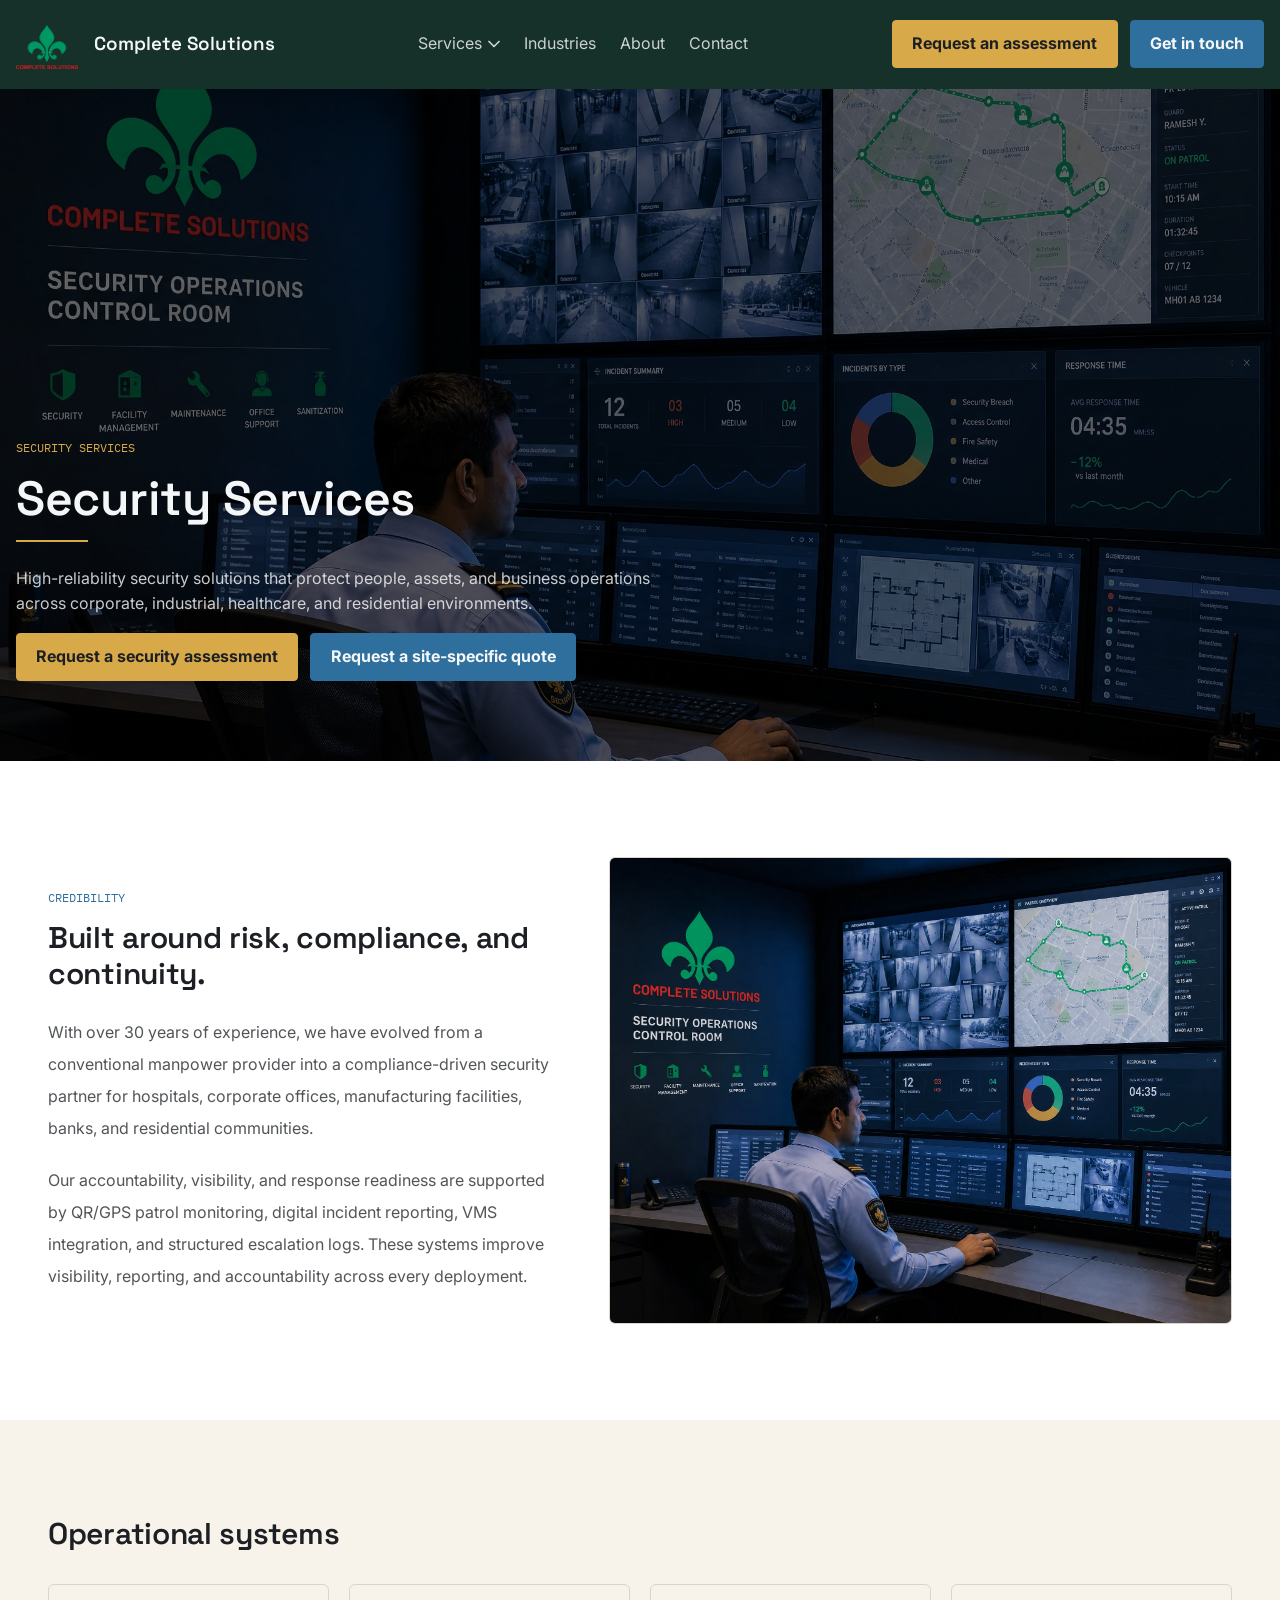
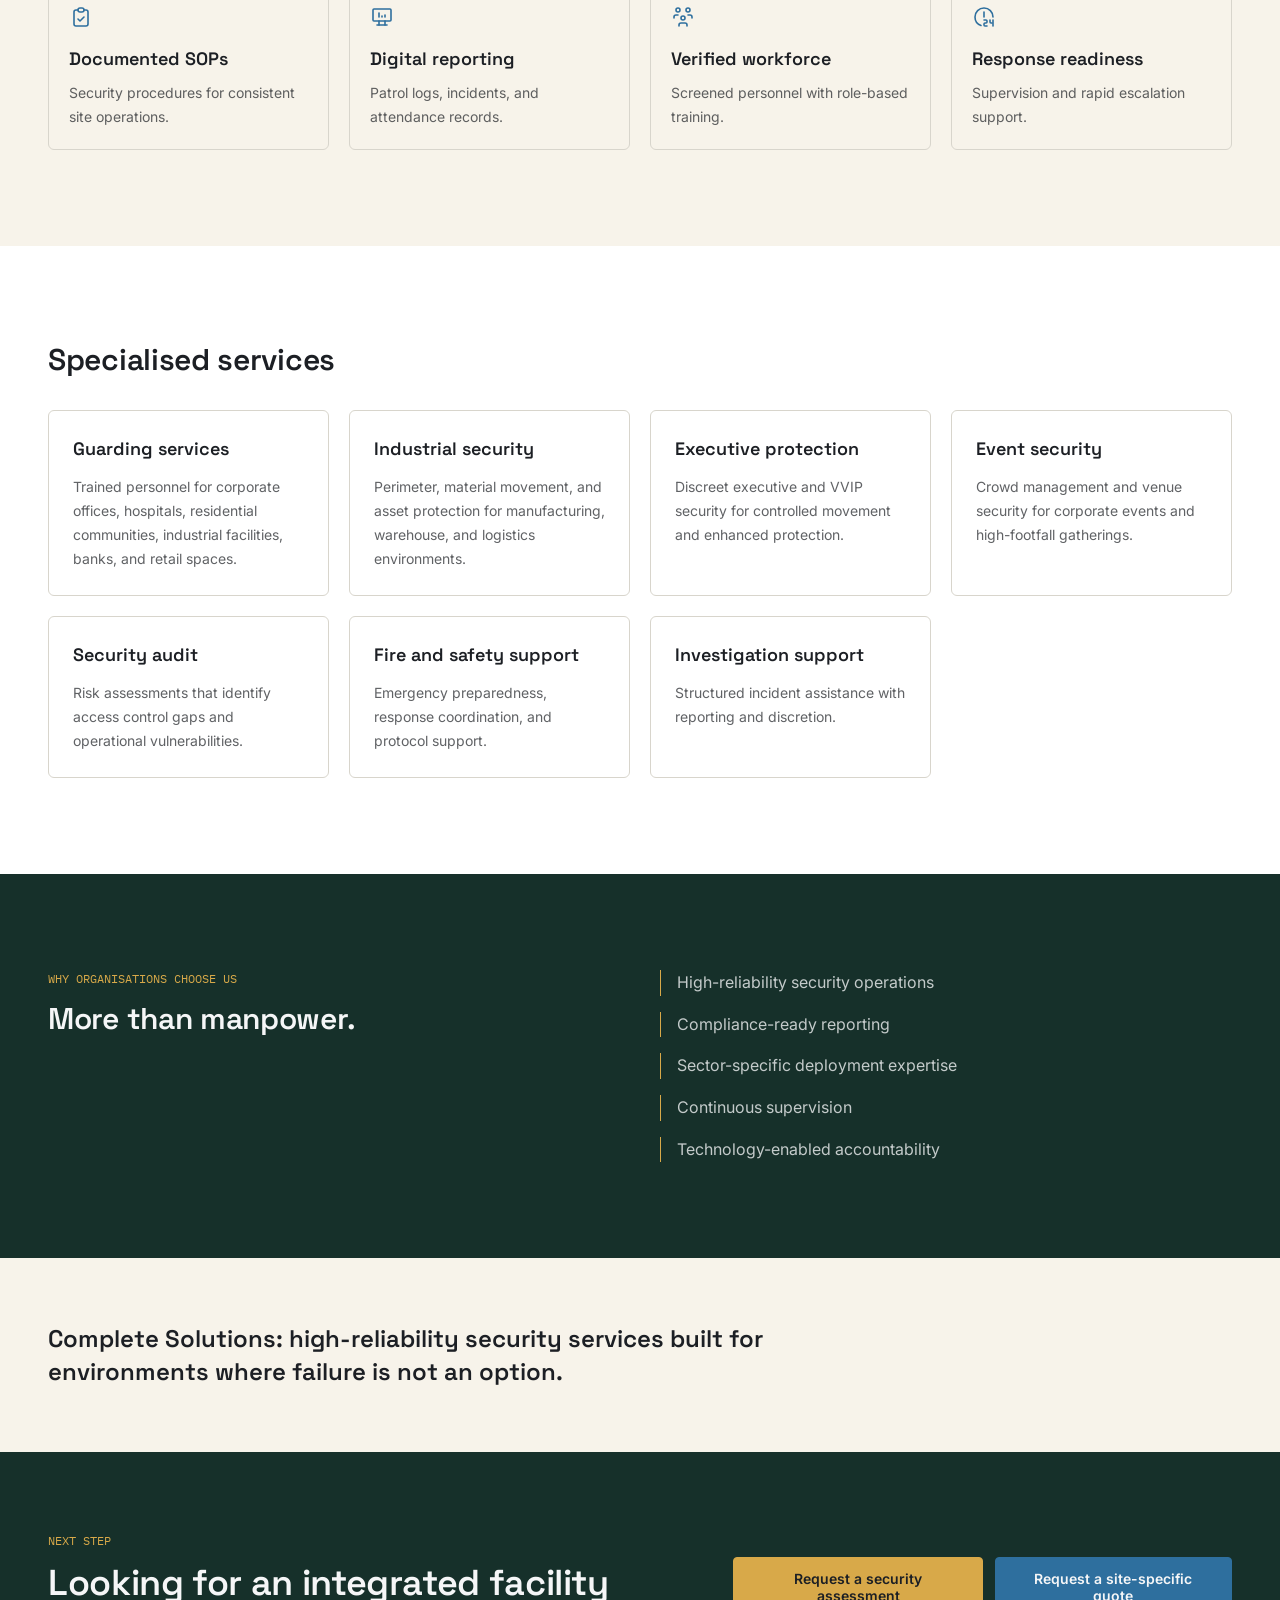
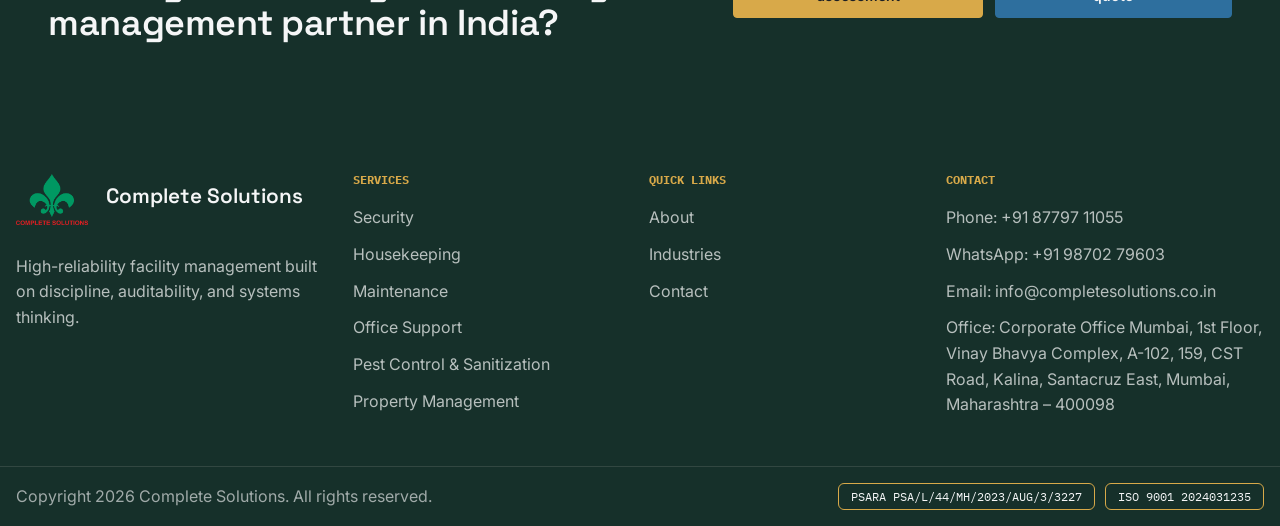
<file: services/security.html>
<!DOCTYPE html>
<html lang="en">
<head>
  <meta charset="UTF-8">
  <meta name="viewport" content="width=device-width, initial-scale=1.0">
  <title>Security Services in India | PSARA-Licensed Guards | Complete Solutions</title>
  <link rel="icon" type="image/webp" href="/assets/logo/Logo-2048x1468.webp">
  <link rel="canonical" href="https://completesolutions.co.in/services/security.html">
  <meta name="title" content="Security Services in India | PSARA-Licensed Guards | Complete Solutions">
  <meta name="description" content="PSARA-licensed security services for corporate offices, hospitals, residential communities, industrial facilities and other high-risk environments across India.">
  <meta name="keywords" content="security services India, PSARA licensed security guards India, industrial security services India, corporate security guards India, hospital security services India">
  <meta name="author" content="Complete Solutions">
  <meta name="robots" content="index, follow">
  <meta name="googlebot" content="index, follow">
  <meta name="theme-color" content="#16302A">
  <meta name="geo.region" content="IN-MH">
  <meta name="geo.placename" content="Mumbai, Maharashtra, Kalina, Santacruz East">
  <meta name="geo.position" content="19.066730;72.866920">
  <meta name="ICBM" content="19.066730, 72.866920">
  <meta property="og:type" content="website">
  <meta property="og:site_name" content="Complete Solutions">
  <meta property="og:locale" content="en_IN">
  <meta property="og:url" content="https://completesolutions.co.in/services/security.html">
  <meta property="og:title" content="Security Services in India | PSARA-Licensed Guards | Complete Solutions">
  <meta property="og:description" content="PSARA-licensed security services for corporate offices, hospitals, residential communities, industrial facilities and other high-risk environments across India.">
  <meta property="og:image" content="https://completesolutions.co.in/assets/images/image-08.webp">
  <meta property="og:image:alt" content="CCTV control room with multiple surveillance displays">
  <meta name="twitter:card" content="summary_large_image">
  <meta name="twitter:title" content="Security Services in India | PSARA-Licensed Guards | Complete Solutions">
  <meta name="twitter:description" content="PSARA-licensed security services for corporate offices, hospitals, residential communities, industrial facilities and other high-risk environments across India.">
  <meta name="twitter:image" content="https://completesolutions.co.in/assets/images/image-08.webp">
  <meta name="twitter:image:alt" content="CCTV control room with multiple surveillance displays">
  <script type="application/ld+json">
{
    "@context":  "https://schema.org",
    "@graph":  [
                   {
                       "@type":  "Organization",
                       "@id":  "https://completesolutions.co.in/#organization",
                       "name":  "Complete Solutions",
                       "url":  "https://completesolutions.co.in/",
                       "logo":  "https://completesolutions.co.in/assets/logo/Logo-2048x1468.webp",
                       "email":  "info@completesolutions.co.in",
                       "telephone":  "+91 87797 11055",
                       "areaServed":  {
                                          "@type":  "Country",
                                          "name":  "India"
                                      },
                       "address":  {
                                       "@type":  "PostalAddress",
                                       "streetAddress":  "Corporate Office Mumbai, 1st Floor, Vinay Bhavya Complex, A-102, 159, CST Road, Kalina, Santacruz East",
                                       "addressLocality":  "Mumbai",
                                       "addressRegion":  "Maharashtra",
                                       "postalCode":  "400098",
                                       "addressCountry":  "IN"
                                   },
                       "contactPoint":  [
                                            {
                                                "@type":  "ContactPoint",
                                                "contactType":  "sales",
                                                "telephone":  "+91 87797 11055",
                                                "email":  "info@completesolutions.co.in",
                                                "areaServed":  "IN",
                                                "availableLanguage":  [
                                                                          "en"
                                                                      ]
                                            }
                                        ]
                   },
                   {
                       "@type":  "WebSite",
                       "@id":  "https://completesolutions.co.in/#website",
                       "url":  "https://completesolutions.co.in/",
                       "name":  "Complete Solutions",
                       "publisher":  {
                                         "@id":  "https://completesolutions.co.in/#organization"
                                     },
                       "inLanguage":  "en-IN"
                   },
                   {
                       "@type":  "WebPage",
                       "@id":  "https://completesolutions.co.in/services/security.html#webpage",
                       "url":  "https://completesolutions.co.in/services/security.html",
                       "name":  "Security Services in India | PSARA-Licensed Guards | Complete Solutions",
                       "description":  "PSARA-licensed security services for corporate offices, hospitals, residential communities, industrial facilities and other high-risk environments across India.",
                       "isPartOf":  {
                                        "@id":  "https://completesolutions.co.in/#website"
                                    },
                       "about":  {
                                     "@id":  "https://completesolutions.co.in/#organization"
                                 },
                       "primaryImageOfPage":  {
                                                  "@type":  "ImageObject",
                                                  "url":  "https://completesolutions.co.in/assets/images/image-08.webp"
                                              },
                       "inLanguage":  "en-IN"
                   },
                   {
                       "@type":  "Service",
                       "@id":  "https://completesolutions.co.in/services/security.html#service",
                       "name":  "Security Services",
                       "serviceType":  "Security Services",
                       "provider":  {
                                        "@id":  "https://completesolutions.co.in/#organization"
                                    },
                       "areaServed":  {
                                          "@type":  "Country",
                                          "name":  "India"
                                      },
                       "url":  "https://completesolutions.co.in/services/security.html",
                       "description":  "PSARA-licensed security services for corporate offices, hospitals, residential communities, industrial facilities and other high-risk environments across India.",
                       "image":  "https://completesolutions.co.in/assets/images/image-08.webp"
                   },
                   {
                       "@type":  "BreadcrumbList",
                       "@id":  "https://completesolutions.co.in/services/security.html#breadcrumb",
                       "itemListElement":  [
                                               {
                                                   "@type":  "ListItem",
                                                   "position":  1,
                                                   "name":  "Home",
                                                   "item":  "https://completesolutions.co.in/"
                                               },
                                               {
                                                   "@type":  "ListItem",
                                                   "position":  2,
                                                   "name":  "Security Services",
                                                   "item":  "https://completesolutions.co.in/services/security.html"
                                               }
                                           ]
                   }
               ]
}
  </script>
  <link rel="preconnect" href="https://fonts.googleapis.com">
  <link rel="preconnect" href="https://fonts.gstatic.com" crossorigin>
  <link href="https://fonts.googleapis.com/css2?family=Space+Grotesk:wght@500;600;700&family=Inter:wght@400;500;600;700&family=IBM+Plex+Mono:wght@400;500;600&display=swap" rel="stylesheet">
  <link rel="stylesheet" href="/style.min.css">
</head>
<body data-service="security">
  <div class="site-shell">
    <div data-site-header></div>
    <section class="hero" data-service-hero>
      <div class="hero-media"><img src="/assets/images/image-08.webp" alt="Security Services"></div>
      <div class="hero-overlay"></div>
      <div class="container hero-inner">
        <div class="hero-copy">
          <div class="eyebrow">Security services</div>
          <h1 class="hero-title">Security Services</h1>
          <p class="hero-text">High-reliability security solutions that protect people, assets, and business operations across corporate, industrial, healthcare, and residential environments.</p>
          <div class="btn-row">
            <a class="btn btn-assessment" href="/contact.html#assessment">Request a security assessment</a>
            <a class="btn btn-quote" href="/contact.html#quote">Request a site-specific quote</a>
          </div>
        </div>
      </div>
    </section>
    <section class="section section-muted service-credibility-section">
      <div class="container service-intro-row">
        <div class="service-intro-content">
          <div class="eyebrow" style="color: var(--steel-blue);">Credibility</div>
          <h2 class="section-title">Built around risk, compliance, and continuity.</h2>
          <div class="service-credibility-copy" data-service-intro>
            <p>With over 30 years of experience, we have evolved from a conventional manpower provider into a compliance-driven security partner for hospitals, corporate offices, manufacturing facilities, banks, and residential communities.</p>
            <p>Our accountability, visibility, and response readiness are supported by QR/GPS patrol monitoring, digital incident reporting, VMS integration, and structured escalation logs. These systems improve visibility, reporting, and accountability across every deployment.</p>
          </div>
        </div>
        <div class="service-intro-media" data-service-asset>
            <figure class="asset" style="aspect-ratio: 4 / 3;">
              <img src="/assets/images/image-08.webp" alt="CCTV control room">
            </figure>
          </div>
      </div>
    </section>
    <section class="section section-light service-systems-section"><div class="container"><h2 class="section-title">Operational systems</h2><div class="service-feature-grid" data-service-features>
          <article class="service-feature-card">
            <div class="service-feature-card__icon">
    <svg viewBox="0 0 24 24" aria-hidden="true"><path d="M9 5h-2a2 2 0 0 0 -2 2v12a2 2 0 0 0 2 2h10a2 2 0 0 0 2 -2v-12a2 2 0 0 0 -2 -2h-2"></path><path d="M9 5a2 2 0 0 1 2 -2h2a2 2 0 0 1 2 2a2 2 0 0 1 -2 2h-2a2 2 0 0 1 -2 -2"></path><path d="M9 14l2 2l4 -4"></path></svg>
  </div>
            <h3>Documented SOPs</h3>
            <p>Security procedures for consistent site operations.</p>
          </article>
          <article class="service-feature-card">
            <div class="service-feature-card__icon">
    <svg viewBox="0 0 24 24" aria-hidden="true"><path d="M3 5a1 1 0 0 1 1 -1h16a1 1 0 0 1 1 1v10a1 1 0 0 1 -1 1h-16a1 1 0 0 1 -1 -1l0 -10"></path><path d="M7 20h10"></path><path d="M9 16v4"></path><path d="M15 16v4"></path><path d="M9 12v-4"></path><path d="M12 12v-1"></path><path d="M15 12v-2"></path></svg>
  </div>
            <h3>Digital reporting</h3>
            <p>Patrol logs, incidents, and attendance records.</p>
          </article>
          <article class="service-feature-card">
            <div class="service-feature-card__icon">
    <svg viewBox="0 0 24 24" aria-hidden="true"><path d="M10 13a2 2 0 1 0 4 0a2 2 0 0 0 -4 0"></path><path d="M8 21v-1a2 2 0 0 1 2 -2h4a2 2 0 0 1 2 2v1"></path><path d="M15 5a2 2 0 1 0 4 0a2 2 0 0 0 -4 0"></path><path d="M17 10h2a2 2 0 0 1 2 2v1"></path><path d="M5 5a2 2 0 1 0 4 0a2 2 0 0 0 -4 0"></path><path d="M3 13v-1a2 2 0 0 1 2 -2h2"></path></svg>
  </div>
            <h3>Verified workforce</h3>
            <p>Screened personnel with role-based training.</p>
          </article>
          <article class="service-feature-card">
            <div class="service-feature-card__icon">
    <svg viewBox="0 0 24 24" aria-hidden="true"><path d="M3 12a9 9 0 0 0 5.998 8.485m12.002 -8.485a9 9 0 1 0 -18 0"></path><path d="M12 7v5"></path><path d="M12 15h2a1 1 0 0 1 1 1v1a1 1 0 0 1 -1 1h-1a1 1 0 0 0 -1 1v1a1 1 0 0 0 1 1h2"></path><path d="M18 15v2a1 1 0 0 0 1 1h1"></path><path d="M21 15v6"></path></svg>
  </div>
            <h3>Response readiness</h3>
            <p>Supervision and rapid escalation support.</p>
          </article>
        </div></div></section>
    <section class="section section-muted service-subservices-section"><div class="container"><h2 class="section-title">Specialised services</h2><div class="service-subservice-grid" data-service-subservices>
          <article class="service-subservice-card">
            <h3>Guarding services</h3>
            <p>Trained personnel for corporate offices, hospitals, residential communities, industrial facilities, banks, and retail spaces.</p>
          </article>
          <article class="service-subservice-card">
            <h3>Industrial security</h3>
            <p>Perimeter, material movement, and asset protection for manufacturing, warehouse, and logistics environments.</p>
          </article>
          <article class="service-subservice-card">
            <h3>Executive protection</h3>
            <p>Discreet executive and VVIP security for controlled movement and enhanced protection.</p>
          </article>
          <article class="service-subservice-card">
            <h3>Event security</h3>
            <p>Crowd management and venue security for corporate events and high-footfall gatherings.</p>
          </article>
          <article class="service-subservice-card">
            <h3>Security audit</h3>
            <p>Risk assessments that identify access control gaps and operational vulnerabilities.</p>
          </article>
          <article class="service-subservice-card">
            <h3>Fire and safety support</h3>
            <p>Emergency preparedness, response coordination, and protocol support.</p>
          </article>
          <article class="service-subservice-card">
            <h3>Investigation support</h3>
            <p>Structured incident assistance with reporting and discretion.</p>
          </article>
        </div></div></section>
    <section class="section section-dark service-why-section"><div class="container service-why-grid"><div><div class="eyebrow">Why organisations choose us</div><h2 class="section-title">More than manpower.</h2></div><ul class="service-why-list" data-service-bullets>
          <li>High-reliability security operations</li>
          <li>Compliance-ready reporting</li>
          <li>Sector-specific deployment expertise</li>
          <li>Continuous supervision</li>
          <li>Technology-enabled accountability</li>
        </ul></div></section>
    <section class="section section-light service-closing-section"><div class="container"><p data-service-closing>Complete Solutions: high-reliability security services built for environments where failure is not an option.</p></div></section>
    <section class="section section-dark service-cta-section"><div class="container service-cta-inner"><div><div class="eyebrow">Next step</div><h2 class="section-title">Looking for an integrated facility management partner in India?</h2></div><div class="btn-row"><a class="btn btn-assessment" href="/contact.html#assessment" data-assessment-label>Request a security assessment</a><a class="btn btn-quote" href="/contact.html#quote">Request a site-specific quote</a></div></div></section>
    <div data-site-footer></div>
  </div>
  <script src="/main.min.js?v=20260717-1"></script>
</body>
</html>
</file>
<file: style.css>
:root {
  --olive-900: #16302a;
  --olive-700: #1f4438;
  --olive-500: #2b5b4a;
  --navy-900: var(--olive-900);
  --navy-700: var(--olive-700);
  --bg-light: #ffffff;
  --bg-beige: #f7f3ea;
  --bg-light-alt: var(--bg-beige);
  --text-dark: #1c1f24;
  --text-light: #f5f6f7;
  --border: #d8d5cc;
  --border-dark: #345245;
  --input-bg: #1c3d33;
  --steel-blue: #2e6f9e;
  --steel-blue-hover: #25577e;
  --gold: #d8a949;
  --gold-hover: #b8903a;
  --success: #3fae6b;
  --error: #b23b3b;
  --shadow-card: 0 2px 12px rgba(0, 0, 0, 0.06);
  --site-width: 1280px;
  --section-space: clamp(3.5rem, 6vw, 6rem);
}

* {
  box-sizing: border-box;
}

html {
  scroll-behavior: smooth;
  -webkit-text-size-adjust: 100%;
  overflow-x: clip;
}

body {
  margin: 0;
  font-family: Inter, Arial, sans-serif;
  color: var(--text-dark);
  background: var(--bg-light);
  line-height: 1.6;
  overflow-x: clip;
  -webkit-font-smoothing: antialiased;
  -moz-osx-font-smoothing: grayscale;
  text-rendering: optimizeLegibility;
}

img {
  display: block;
  max-width: 100%;
}

a {
  color: inherit;
  text-decoration: none;
}

button,
input,
select,
textarea {
  font: inherit;
}

.site-shell {
  min-height: 100vh;
  overflow-x: clip;
}

.site-shell > :is(section, main)[data-light-surface="white"] {
  background: var(--bg-light);
}

.site-shell > :is(section, main)[data-light-surface="beige"] {
  background: var(--bg-beige);
}

.container {
  width: min(calc(100% - 2rem), var(--site-width));
  margin: 0 auto;
}

.section {
  padding: var(--section-space) 0;
}

.section-light {
  background: transparent;
}

.section-muted {
  background: transparent;
}

.section-dark {
  color: var(--text-light);
  background-color: var(--navy-900);
}

.eyebrow {
  font-family: "IBM Plex Mono", monospace;
  font-size: 0.72rem;
  text-transform: uppercase;
  letter-spacing: 0;
  color: var(--gold);
}

.section-title,
.page-title,
.hero-title,
.card-title {
  font-family: "Space Grotesk", Arial, sans-serif;
  letter-spacing: -0.01em;
}

.section-title {
  margin: 0.75rem 0 0;
  font-size: clamp(1.625rem, 3vw, 2.125rem);
  font-weight: 600;
  line-height: 1.2;
}

.lead {
  font-size: 1.05rem;
  color: rgba(28, 31, 36, 0.76);
}

.dark-copy {
  color: rgba(245, 246, 247, 0.78);
}

.header {
  position: sticky;
  top: 0;
  z-index: 40;
  background-color: #16302a;
  background-image: none;
  border-bottom: 1px solid transparent;
  transition: background-color 220ms ease, border-color 220ms ease, box-shadow 220ms ease;
}

.header.is-scrolled,
.header.mobile-open {
  background-color: #16302a;
  background-image: none;
  border-bottom-color: rgba(216, 213, 204, 0.12);
  box-shadow: 0 8px 24px rgba(9, 18, 16, 0.12);
}

.header-inner {
  display: flex;
  align-items: center;
  justify-content: space-between;
  gap: 1rem;
  min-height: 5.5rem;
}

.header-inner > *,
.split > *,
.grid > *,
.footer-main > *,
.contact-grid > *,
.map-and-forms > *,
.industry-feature > * {
  min-width: 0;
}

.brand {
  display: flex;
  align-items: center;
  gap: 1rem;
  color: var(--text-light);
  min-width: 0;
  flex: 0 1 auto;
}

.brand-mark {
  display: grid;
  place-items: center;
  width: 3.85rem;
  height: 2.8rem;
  padding: 0.2rem 0;
  flex: 0 0 auto;
}

.brand-mark img {
  width: 100%;
  height: 100%;
  object-fit: contain;
}

.brand-name {
  font-family: "Space Grotesk", Arial, sans-serif;
  font-weight: 600;
  font-size: 1.18rem;
  white-space: nowrap;
}

.nav {
  display: flex;
  align-items: center;
  gap: 1.5rem;
  color: rgba(245, 246, 247, 0.82);
  min-width: 0;
  flex: 1 1 auto;
  justify-content: center;
}

.nav a:hover,
.nav a.is-active,
.nav-services__trigger:hover {
  color: #ffffff;
}

.nav-services {
  position: relative;
}

.nav-services__trigger {
  display: inline-flex;
  gap: 6px;
  padding: 0;
  align-items: center;
  border: 0;
  background: transparent;
  color: inherit;
  font: inherit;
  cursor: pointer;
}

.nav-chevron {
  width: 12px;
  height: 8px;
  fill: none;
  stroke: currentColor;
  stroke-width: 1.7;
  stroke-linecap: round;
  stroke-linejoin: round;
  transition: transform 200ms ease;
  pointer-events: none;
}

.nav-dropdown {
  position: absolute;
  top: calc(100% + 0.75rem);
  left: 0;
  min-width: 17rem;
  padding: 0.65rem;
  border-radius: 6px;
  border: 1px solid rgba(255, 255, 255, 0.12);
  background: rgba(31, 68, 56, 0.55);
  backdrop-filter: blur(12px);
  -webkit-backdrop-filter: blur(12px);
  color: #ffffff;
  opacity: 0;
  visibility: hidden;
  transform: translateY(6px);
  transition: opacity 200ms ease 100ms, transform 200ms ease 100ms, visibility 0s linear 300ms;
}

.nav-services.is-open .nav-dropdown {
  opacity: 1;
  visibility: visible;
  transform: translateY(0);
  transition-delay: 0s;
}

.nav-services.is-open .nav-chevron,
.mobile-menu__services.is-open .nav-chevron {
  transform: rotate(180deg);
}

.nav-dropdown a {
  display: block;
  padding: 0.65rem 0.8rem;
  border-radius: 4px;
  color: #ffffff;
}

.nav-dropdown a:hover {
  background: rgba(255, 255, 255, 0.1);
}

@media (min-width: 900px) {
  .nav-services:hover .nav-dropdown {
    opacity: 1;
    visibility: visible;
    transform: translateY(0);
    transition-delay: 0s;
  }

  .nav-services:hover .nav-chevron {
    transform: rotate(180deg);
  }
}

.header-actions {
  display: flex;
  align-items: center;
  gap: 0.75rem;
  flex: 0 0 auto;
}

.mobile-toggle {
  display: none;
  position: relative;
  z-index: 3;
  border: 1px solid var(--border-dark);
  background: transparent;
  color: var(--text-light);
  border-radius: 4px;
  width: 2.8rem;
  height: 2.8rem;
  padding: 0.7rem;
  cursor: pointer;
}

.mobile-toggle span {
  display: block;
  width: 24px;
  height: 2px;
  background: currentColor;
  transform-origin: center;
  transition: transform 280ms ease, opacity 180ms ease;
}

.mobile-menu,
.mobile-menu-backdrop {
  display: none;
}

.btn-row {
  display: flex;
  flex-wrap: wrap;
  gap: 0.75rem;
}

.btn {
  display: inline-flex;
  align-items: center;
  justify-content: center;
  min-height: 3rem;
  padding: 0.8rem 1.2rem;
  border-radius: 4px;
  border: 1px solid transparent;
  font-weight: 700;
  line-height: 1.2;
  transition: 0.2s ease;
  text-align: center;
  max-width: 100%;
}

.btn-quote {
  background: var(--steel-blue);
  border-color: var(--steel-blue);
  color: var(--text-light);
}

.btn-quote:hover {
  background: var(--steel-blue-hover);
}

.btn-assessment {
  background: var(--gold);
  border-color: var(--gold);
  color: var(--text-dark);
}

.btn-assessment:hover {
  background: var(--gold-hover);
}

.btn-ghost {
  border-color: var(--border-dark);
  color: var(--text-light);
}

.hero {
  position: relative;
  color: var(--text-light);
  background: var(--navy-900);
  overflow: hidden;
}

.hero::before {
  content: none;
}

.hero-media {
  position: absolute;
  inset: 0;
}

.hero-media img {
  width: 100%;
  height: 100%;
  object-fit: cover;
}

.hero-overlay {
  position: absolute;
  inset: 0;
  background: rgba(0, 0, 0, 0.55);
}

.hero-inner {
  position: relative;
  z-index: 1;
  display: grid;
  grid-template-columns: minmax(0, 1fr);
  align-items: end;
  min-height: 42rem;
  padding: 8rem 0 5rem;
}

.hero-copy {
  width: 100%;
  max-width: 52rem;
}

.hero .eyebrow {
  font-size: 0.72rem;
  font-weight: 400;
  line-height: 1.6;
}

.hero-title {
  margin: 1rem 0 0;
  font-size: clamp(2rem, 5vw, 3rem);
  font-weight: 600;
  line-height: 1.1;
}

body[data-service] .hero-title {
  position: relative;
  display: inline-block;
  padding-bottom: 1rem;
}

body[data-service] .hero-title::after {
  content: "";
  position: absolute;
  left: 0;
  bottom: 0;
  width: 4.5rem;
  height: 2px;
  background: var(--gold);
}

.hero-text {
  max-width: 42rem;
  margin-top: 1.5rem;
  font-size: 1rem;
  font-weight: 400;
  line-height: 1.6;
  color: rgba(245, 246, 247, 0.82);
}

.grid {
  display: grid;
  gap: 1.25rem;
}

.grid-2 {
  grid-template-columns: repeat(2, minmax(0, 1fr));
}

.grid-3 {
  grid-template-columns: repeat(3, minmax(0, 1fr));
}

.grid-4 {
  grid-template-columns: repeat(4, minmax(0, 1fr));
}

.grid-5 {
  grid-template-columns: repeat(5, minmax(0, 1fr));
}

.grid-auto {
  grid-template-columns: repeat(auto-fit, minmax(280px, 1fr));
}

.card {
  background: #fff;
  border: 1px solid var(--border);
  border-radius: 6px;
  padding: 1.5rem;
  box-shadow: var(--shadow-card);
}

.card-dark {
  background: var(--olive-700);
  border-color: var(--border-dark);
  color: var(--text-light);
}

.icon-chip {
  width: 2.2rem;
  height: 2.2rem;
  border-radius: 4px;
  display: grid;
  place-items: center;
  background: rgba(46, 111, 158, 0.1);
  color: var(--steel-blue);
}

.icon-chip svg {
  width: 1.3rem;
  height: 1.3rem;
  fill: none;
  stroke: currentColor;
  stroke-width: 1.6;
  stroke-linecap: round;
  stroke-linejoin: round;
}

.service-card .icon-chip,
.feature-card .icon-chip,
.industry-card .icon-chip {
  width: auto;
  height: auto;
  padding: 0;
  border-radius: 0;
  background: transparent;
  display: inline-flex;
  place-items: initial;
}

.service-card .icon-chip svg,
.feature-card .icon-chip svg,
.industry-card .icon-chip svg {
  width: 1.25rem;
  height: 1.25rem;
}

.contact-card {
  display: flex;
  flex-direction: column;
  align-items: flex-start;
  gap: 0.85rem;
}

.contact-card__heading {
  display: flex;
  align-items: center;
  gap: 0.75rem;
}

.contact-card__icon-image {
  width: 1.4rem;
  height: 1.4rem;
  object-fit: contain;
  flex: 0 0 auto;
}

.contact-card .card-title,
.contact-card .card-copy {
  margin: 0;
}

.feature-card .icon-chip,
.industry-card .icon-chip {
  margin-bottom: 1rem;
}

.feature-card h3,
.service-card h3,
.industry-card h3,
.stat-card .value {
  margin: 0;
}

.feature-card p,
.service-card p,
.industry-card p,
.card-copy {
  margin: 0.75rem 0 0;
}

/* Shared service page template. */
.service-credibility-section,
.service-systems-section,
.service-subservices-section,
.service-why-section {
  padding: 56px 0;
}

.service-credibility-section .container,
.service-systems-section .container,
.service-subservices-section .container,
.service-why-section .container,
.service-closing-section .container,
.service-cta-section .container {
  width: 100%;
  max-width: var(--site-width);
  margin: 0 auto;
  padding-right: 24px;
  padding-left: 24px;
}

.service-intro-row {
  display: grid;
  grid-template-areas:
    "media"
    "content";
  gap: 32px;
  align-items: stretch;
}

.service-intro-content {
  grid-area: content;
  align-self: center;
  min-width: 0;
}

.service-intro-media {
  grid-area: media;
  min-width: 0;
}

.service-credibility-section .section-title,
.service-systems-section .section-title,
.service-subservices-section .section-title,
.service-why-section .section-title {
  margin: 12px 0 0;
  font-size: 30px;
  font-weight: 600;
  line-height: 36px;
}

.service-systems-section .section-title,
.service-subservices-section .section-title {
  margin-top: 0;
}

.service-credibility-copy {
  margin-top: 24px;
  color: rgba(28, 31, 36, 0.76);
  font-size: 16px;
  line-height: 32px;
}

.service-credibility-copy p {
  margin: 0;
}

.service-credibility-copy p + p {
  margin-top: 20px;
}

.service-intro-media .asset {
  max-width: none;
  min-height: 0;
  margin: 0;
  border: 1px solid var(--border);
  background: #fff;
  color: var(--text-dark);
}

.service-feature-grid {
  display: grid;
  grid-template-columns: 1fr;
  gap: 20px;
  margin-top: 32px;
}

.service-feature-card {
  min-width: 0;
  padding: 20px;
  border: 1px solid var(--border);
  border-radius: 6px;
}

.service-feature-card__icon {
  width: 24px;
  height: 24px;
  color: var(--steel-blue);
}

.service-feature-card__icon svg {
  display: block;
  width: 24px;
  height: 24px;
  fill: none;
  stroke: currentColor;
  stroke-width: 1.6;
  stroke-linecap: round;
  stroke-linejoin: round;
}

.service-feature-card h3,
.service-subservice-card h3 {
  margin: 16px 0 0;
  font-family: "Space Grotesk", Arial, sans-serif;
  font-size: 18px;
  font-weight: 600;
  line-height: 28px;
}

.service-feature-card p,
.service-subservice-card p {
  margin: 8px 0 0;
  color: rgba(28, 31, 36, 0.7);
  font-size: 14px;
  line-height: 24px;
}

.service-subservice-grid {
  display: grid;
  grid-template-columns: repeat(auto-fit, minmax(280px, 1fr));
  gap: 20px;
  margin-top: 32px;
}

.service-subservice-card {
  min-width: 0;
  padding: 24px;
  border: 1px solid var(--border);
  border-radius: 6px;
  background: #fff;
}

.service-subservice-card h3 {
  margin-top: 0;
}

.service-subservice-card p {
  margin-top: 12px;
}

.service-why-grid {
  display: grid;
  gap: 40px;
}

.service-why-list {
  margin: 0;
  padding: 0;
  list-style: none;
}

.service-why-list li {
  padding-left: 16px;
  border-left: 1px solid var(--gold);
  color: rgba(245, 246, 247, 0.78);
}

.service-why-list li + li {
  margin-top: 16px;
}

.service-closing-section {
  padding: 64px 0;
}

.service-closing-section p {
  max-width: 768px;
  margin: 0;
  font-family: "Space Grotesk", Arial, sans-serif;
  font-size: 24px;
  font-weight: 600;
  line-height: 1.375;
  color: var(--text-dark);
}

.service-cta-section {
  padding: 80px 0;
}

.service-cta-inner {
  display: flex;
  flex-direction: column;
  gap: 32px;
}

.service-cta-section .section-title {
  max-width: 672px;
  margin: 12px 0 0;
  font-size: 30px;
  font-weight: 600;
  line-height: 36px;
}

.service-cta-section .btn {
  min-height: 48px;
  padding: 12px 20px;
  font-size: 14px;
  font-weight: 600;
  line-height: 1.25;
}

.service-cta-section .btn-row {
  flex-direction: column;
  flex-wrap: nowrap;
}

.service-cta-section .btn-row .btn {
  width: 100%;
}

@media (min-width: 480px) {
  .service-cta-section .btn-row {
    flex-direction: row;
  }

  .service-cta-section .btn-row .btn {
    width: auto;
  }
}

@media (min-width: 768px) {
  .service-credibility-section,
  .service-systems-section,
  .service-subservices-section,
  .service-why-section {
    padding-top: 96px;
    padding-bottom: 96px;
  }

  .service-credibility-section .container,
  .service-systems-section .container,
  .service-subservices-section .container,
  .service-why-section .container,
  .service-closing-section .container,
  .service-cta-section .container {
    padding-right: 48px;
    padding-left: 48px;
  }

  .service-intro-row {
    grid-template-columns: minmax(0, 0.9fr) minmax(0, 1.1fr);
    grid-template-areas: "content media";
    gap: clamp(2rem, 4vw, 4rem);
  }

  .service-feature-grid,
  .service-why-grid {
    grid-template-columns: repeat(2, minmax(0, 1fr));
  }

  .service-cta-inner {
    flex-direction: row;
    align-items: center;
    justify-content: space-between;
  }

  .service-cta-section .section-title {
    font-size: 36px;
    line-height: 40px;
  }
}

@media (min-width: 1024px) {
  .service-feature-grid {
    grid-template-columns: repeat(4, minmax(0, 1fr));
  }
}

.stat-bar {
  padding: 1rem 0;
  background-image:
    linear-gradient(rgba(216, 169, 73, 0.035) 1px, transparent 1px),
    linear-gradient(90deg, rgba(216, 169, 73, 0.035) 1px, transparent 1px);
  background-size: 32px 32px;
}

.stat-card {
  padding: 1rem 1.1rem;
  border: 1px solid rgba(255, 255, 255, 0.12);
  border-radius: 6px;
  background: rgba(43, 91, 74, 0.35);
  backdrop-filter: blur(16px);
  -webkit-backdrop-filter: blur(16px);
}

.stat-card .value {
  font-family: "IBM Plex Mono", monospace;
  font-size: clamp(1.8rem, 4vw, 2.6rem);
  color: var(--gold);
}

.stat-card .label {
  margin-top: 0.5rem;
  color: rgba(245, 246, 247, 0.75);
}

.asset {
  position: relative;
  overflow: hidden;
  border-radius: 6px;
  width: 100%;
  min-height: 100%;
  isolation: isolate;
  background: var(--navy-900);
}

.asset img {
  width: 100%;
  height: 100%;
  object-fit: cover;
}

.leadership-philosophy {
  display: grid;
  grid-template-columns: minmax(0, 1.1fr) minmax(0, 0.9fr);
  gap: 3rem;
  align-items: stretch;
}

.leadership-philosophy__copy > p {
  margin: 1.25rem 0 0;
  color: var(--text-dark);
}

.leadership-list {
  display: grid;
  gap: 0.6rem;
  margin: 1.25rem 0 0;
  padding: 0;
  color: var(--text-dark);
  list-style: none;
}

.leadership-list li {
  display: flex;
  gap: 0.7rem;
  align-items: flex-start;
}

.leadership-list li::before {
  content: "";
  width: 0.4rem;
  height: 0.4rem;
  margin-top: 0.58rem;
  border-radius: 50%;
  background: var(--navy-700);
  flex: 0 0 auto;
}

.leadership-philosophy__copy .leadership-philosophy__closing {
  color: var(--navy-900);
  font-weight: 600;
}

.section-workforce .asset.leadership-philosophy__photo {
  min-height: 100%;
  margin: 0;
  aspect-ratio: auto;
}

.leadership-philosophy__photo img {
  object-position: top center;
}

.about-section-title {
  margin-top: 0;
}

.about-section-intro {
  max-width: 58rem;
  margin: 1rem 0 0;
  color: rgba(28, 31, 36, 0.72);
  font-size: 1.05rem;
}

.about-centered-intro {
  max-width: 52rem;
  margin: 1.25rem auto 0;
  color: rgba(28, 31, 36, 0.72);
  font-size: 1.05rem;
  text-align: center;
}

.about-standards .about-section-title {
  text-align: center;
}

.about-pillar-grid {
  margin-top: 2rem;
}

.about-stats {
  padding: 2.5rem 0;
}

.about-stats__title {
  margin: 0 0 1.75rem;
  color: var(--text-light);
  font-family: "Space Grotesk", Arial, sans-serif;
  font-size: clamp(1.6rem, 3vw, 2.25rem);
  line-height: 1.2;
}

.about-stats-grid {
  display: grid;
  grid-template-columns: repeat(6, minmax(0, 1fr));
  gap: 1.25rem;
  align-items: stretch;
}

.about-stats .stat-card .value {
  font-size: clamp(1.5rem, 3vw, 2.15rem);
  line-height: 1.05;
  overflow-wrap: anywhere;
  word-break: break-word;
}

.about-stats__card--metric {
  padding-inline: 1.35rem;
}

.about-stats__card--metric .value {
  white-space: nowrap;
  font-size: clamp(1.4rem, 2.8vw, 2rem);
}

.about-stats .stat-card--placeholder .value,
.about-stats .stat-card--placeholder .label {
  color: rgba(245, 246, 247, 0.48);
}

.about-compliance__layout {
  display: grid;
  grid-template-columns: minmax(0, 0.9fr) minmax(0, 1.1fr);
  gap: 3rem;
  align-items: stretch;
  margin-top: 2rem;
}

.about-compliance__copy {
  padding-right: 1rem;
}

.about-compliance__copy .about-section-intro {
  margin-top: 0;
}

.about-compliance__list {
  display: grid;
  gap: 0.9rem;
  margin: 1.5rem 0 0;
  padding: 0;
  list-style: none;
}

.about-compliance__list li {
  display: flex;
  gap: 0.75rem;
  align-items: flex-start;
}

.about-compliance__list li::before {
  content: "";
  width: 0.45rem;
  height: 0.45rem;
  margin-top: 0.55rem;
  border-radius: 50%;
  background: #d8a949;
  flex: 0 0 auto;
}

.about-certifications-grid {
  display: grid;
  grid-template-columns: 1fr 1fr;
  gap: 1rem;
}

.about-certification-card {
  display: flex;
  min-width: 0;
  min-height: 9rem;
  padding: 1.5rem;
  flex-direction: column;
  justify-content: flex-start;
  border: 1px solid #d8a949;
  border-radius: 10px;
  background: var(--navy-900);
}

.about-certification-card--wide {
  grid-column: 1 / -1;
}

.about-certification-card__label {
  color: #d8a949;
  font-family: "IBM Plex Mono", monospace;
  font-size: 0.78rem;
  font-weight: 500;
  letter-spacing: 0.08em;
  text-transform: uppercase;
}

.about-certification-card__value {
  margin-top: 0.75rem;
  color: #fff;
  font-size: 1.05rem;
  font-weight: 500;
  line-height: 1.5;
  overflow-wrap: anywhere;
}

a.about-certification-card:hover,
a.about-certification-card:focus-visible {
  background: var(--navy-700);
}

.about-placeholder {
  color: rgba(245, 246, 247, 0.52);
}

.compliance-sectors {
  display: grid;
  grid-template-columns: repeat(4, minmax(0, 1fr));
  gap: 1rem;
  margin-top: 2rem;
}

.compliance-sector {
  display: flex;
  min-height: 4rem;
  padding: 0.85rem 1rem;
  align-items: center;
  justify-content: center;
  border: 1px solid var(--border);
  border-radius: 6px;
  background: #fff;
  font-weight: 600;
  text-align: center;
}

.about-industry-grid {
  display: grid;
  grid-template-columns: repeat(2, minmax(0, 1fr));
  gap: 1.25rem;
  margin-top: 2rem;
}

.about-industry-tile {
  display: flex;
  gap: 1rem;
  min-height: 9rem;
  padding: 1.5rem;
  align-items: flex-start;
  border: 1px solid var(--border);
  border-radius: 6px;
  background: #fff;
}

.about-industry-tile .icon-chip {
  margin: 0;
  flex: 0 0 auto;
}

.about-industry-tile h3 {
  margin: 0;
  font-family: "Space Grotesk", Arial, sans-serif;
  font-size: 1.15rem;
}

.about-industry-tile p {
  margin: 0.5rem 0 0;
  color: rgba(28, 31, 36, 0.68);
}

.about-testimonials__grid {
  margin-top: 2rem;
}

.about-testimonial-card {
  margin: 0;
  padding: 1.5rem;
  border: 1px solid var(--border);
  border-radius: 6px;
  background: #fff;
}

.about-testimonial-card p {
  margin: 0;
  font-style: italic;
  line-height: 1.7;
}

.about-testimonial-card footer {
  margin-top: 1.25rem;
  color: rgba(28, 31, 36, 0.48);
  font-family: "IBM Plex Mono", monospace;
  font-size: 0.72rem;
  line-height: 1.5;
}

.about-commitment {
  position: relative;
  overflow: hidden;
}

.about-commitment::before {
  content: "";
  position: absolute;
  inset: 0;
  pointer-events: none;
  background-image:
    linear-gradient(rgba(216, 169, 73, 0.035) 1px, transparent 1px),
    linear-gradient(90deg, rgba(216, 169, 73, 0.035) 1px, transparent 1px);
  background-size: 32px 32px;
  opacity: 0.95;
  -webkit-mask-image: linear-gradient(to bottom, rgba(0, 0, 0, 0.82) 0%, rgba(0, 0, 0, 0.52) 45%, rgba(0, 0, 0, 0.22) 100%);
  mask-image: linear-gradient(to bottom, rgba(0, 0, 0, 0.82) 0%, rgba(0, 0, 0, 0.52) 45%, rgba(0, 0, 0, 0.22) 100%);
}

.about-commitment__inner {
  position: relative;
  z-index: 1;
  max-width: 58rem;
  text-align: center;
}

.about-commitment__inner .section-title {
  margin-top: 0;
}

.about-commitment__statements {
  display: grid;
  gap: 1.25rem;
  margin: 2.5rem 0;
}

.about-commitment__statements strong {
  color: #fff;
  font-family: "Space Grotesk", Arial, sans-serif;
  font-size: clamp(2rem, 5vw, 3.5rem);
  line-height: 1.05;
}

.about-commitment__inner > p {
  margin: 0 auto;
  color: rgba(245, 246, 247, 0.76);
  font-size: 1.05rem;
}

.about-commitment__inner .about-commitment__signoff {
  margin-top: 2rem;
  color: var(--text-light);
  font-family: "Space Grotesk", Arial, sans-serif;
  font-size: 1.25rem;
  font-weight: 600;
}

.service-card ul,
.plain-list {
  margin: 1rem 0 0;
  padding: 0;
  list-style: none;
}

.service-card li,
.plain-list li {
  display: flex;
  gap: 0.6rem;
  margin-top: 0.6rem;
}

.service-card li::before,
.plain-list li::before {
  content: "";
  width: 0.35rem;
  height: 0.35rem;
  margin-top: 0.55rem;
  border-radius: 999px;
  background: var(--gold);
  flex: 0 0 auto;
}

.used-in {
  margin-top: 1rem;
  font-family: "IBM Plex Mono", monospace;
  font-size: 0.76rem;
  color: rgba(28, 31, 36, 0.58);
}

.split {
  display: grid;
  gap: 2rem;
}

.split-hero {
  grid-template-columns: 1.05fr 0.95fr;
}

.timeline {
  display: grid;
  gap: 1rem;
  grid-template-columns: repeat(auto-fit, minmax(180px, 1fr));
}

.timeline-step {
  padding-left: 1rem;
  border-left: 1px solid var(--gold);
}

.timeline-step span {
  font-family: "IBM Plex Mono", monospace;
  color: var(--gold);
}

.quote-block {
  font-size: 1.12rem;
}

.industry-feature {
  display: grid;
  gap: 1.5rem;
  border-top: 1px solid var(--border);
  padding: 2.5rem 0;
  grid-template-columns: 0.72fr 1.28fr;
}

.industry-row {
  display: grid;
  grid-template-columns: minmax(0, 0.9fr) minmax(0, 1.1fr);
  grid-template-areas: "content media";
  align-items: stretch;
  gap: clamp(2rem, 4vw, 4rem);
  padding: clamp(3rem, 5vw, 4.5rem) 0;
  border-top: 1px solid var(--border);
}

.industry-row > * {
  min-width: 0;
}

.industry-row__content {
  grid-area: content;
  align-self: center;
  max-width: 34rem;
}

.industry-row__content .section-title {
  margin: 0;
}

.industry-row__description {
  margin: 1.25rem 0 0;
  font-size: 1.05rem;
  line-height: 1.7;
  color: rgba(28, 31, 36, 0.76);
}

.industry-row__pain-points {
  margin: 1rem 0 0;
  line-height: 1.65;
  color: rgba(28, 31, 36, 0.7);
}

.industry-row__services {
  margin-top: 1.5rem;
}

.industry-row__services-label {
  margin: 0 0 0.65rem;
  font-family: "IBM Plex Mono", monospace;
  font-size: 0.72rem;
  font-weight: 500;
  text-transform: uppercase;
  color: rgba(28, 31, 36, 0.62);
}

.industry-row__tags {
  display: flex;
  flex-wrap: wrap;
  gap: 0.55rem;
}

.industry-row__tag {
  display: inline-flex;
  align-items: center;
  min-height: 2rem;
  padding: 0.35rem 0.75rem;
  border: 1px solid rgba(46, 111, 158, 0.2);
  border-radius: 999px;
  background: rgba(46, 111, 158, 0.08);
  color: var(--steel-blue-hover);
  font-size: 0.8rem;
  font-weight: 500;
  line-height: 1.2;
}

.industry-row__media {
  grid-area: media;
  min-height: 22rem;
  margin: 0;
  aspect-ratio: 16 / 9;
}

.industry-row--reverse {
  grid-template-columns: minmax(0, 1.1fr) minmax(0, 0.9fr);
  grid-template-areas: "media content";
}

@media (max-width: 820px) {
  .industry-row {
    grid-template-columns: 1fr;
    grid-template-areas:
      "media"
      "content";
    gap: 1.75rem;
    padding: 3rem 0;
  }

  .industry-row__content {
    max-width: none;
  }

  .industry-row__media {
    min-height: 0;
  }

  .industry-row--reverse {
    grid-template-columns: 1fr;
  }
}

.section-tech {
  padding: 2rem 0;
  background: transparent;
}

.section-tech__inner {
  display: grid;
  width: 100%;
  max-width: var(--site-width);
  margin: 0 auto;
  padding: 0 1.5rem;
  gap: 1.25rem;
}

.section-tech__grid {
  display: grid;
  min-width: 0;
  gap: 1rem;
}

.section-tech__card {
  padding: 1rem;
  border: 1px solid var(--border);
  border-radius: 6px;
  background: #fff;
}

.section-tech__icon {
  display: flex;
  width: 1.25rem;
  height: 1.25rem;
  color: var(--steel-blue);
}

.section-tech__icon svg {
  width: 1.25rem;
  height: 1.25rem;
  fill: none;
  stroke: currentColor;
  stroke-width: 1.6;
  stroke-linecap: round;
  stroke-linejoin: round;
}

.section-tech__card h2 {
  margin: 0.75rem 0 0;
  font-family: "Space Grotesk", Arial, sans-serif;
  font-size: 0.875rem;
  font-weight: 600;
  line-height: 1.25rem;
  letter-spacing: -0.01em;
  color: var(--text-dark);
}

.section-tech__card p {
  margin: 0.25rem 0 0;
  font-size: 0.75rem;
  line-height: 1.25rem;
  color: rgba(28, 31, 36, 0.64);
}

.section-tech .asset {
  min-width: 0;
  min-height: 260px;
  margin: 0;
  aspect-ratio: 4 / 3;
  border: 1px solid var(--border);
  background: #fff;
  color: var(--text-dark);
}

@media (min-width: 768px) {
  .section-tech__inner {
    grid-template-columns: minmax(0, 1.15fr) minmax(0, 0.85fr);
    padding-inline: 3rem;
  }

  .section-tech__grid {
    grid-template-columns: repeat(2, minmax(0, 1fr));
  }
}

@media (min-width: 1280px) {
  .section-tech__grid {
    grid-template-columns: repeat(3, minmax(0, 1fr));
  }
}

.section-compliance .asset {
  aspect-ratio: 3 / 2;
}

.section-workforce .asset {
  aspect-ratio: 4 / 3;
}

.industry-card .asset,
.industry-feature .asset {
  aspect-ratio: 16 / 9;
}

.industries-showcase {
  background: transparent;
  font-family: Inter, Arial, sans-serif;
}

.industries-showcase__inner {
  max-width: 1300px;
  margin: 0 auto;
  padding: 100px 48px;
}

.industries-showcase__title {
  margin: 0 0 40px;
  font-family: "Space Grotesk", Arial, sans-serif;
  font-size: 36px;
  font-weight: 600;
  line-height: 1.2;
  letter-spacing: -0.01em;
  color: var(--text-dark);
  text-align: left;
}

.industries-showcase__grid {
  display: grid;
  grid-template-columns: repeat(4, 1fr);
  gap: 30px;
}

.industries-card {
  background: #fff;
  border: 1px solid #e5e7eb;
  border-radius: 10px;
  overflow: hidden;
  box-shadow: none;
  opacity: 0;
  transform: translateY(28px);
  transition:
    opacity 450ms ease-out,
    transform 450ms ease-out;
}

.industries-card.is-visible {
  opacity: 1;
  transform: translateY(0);
}

.industries-card__media {
  position: relative;
  overflow: hidden;
  margin: 0;
  padding-top: 56.25%;
}

.industries-card__media img {
  position: absolute;
  inset: 0;
  width: 100%;
  height: 100%;
  object-fit: cover;
}

.industries-card__overlay {
  position: absolute;
  inset: 0;
  background: linear-gradient(to top, rgba(0, 0, 0, 0.75) 0%, rgba(0, 0, 0, 0.1) 60%, transparent 100%);
}

.industries-card__copy {
  position: absolute;
  left: 0;
  right: 0;
  bottom: 0;
  padding: 16px;
  color: #fff;
}

.industries-card__copy small {
  display: block;
  margin-bottom: 5px;
  font-family: "Courier New", Courier, monospace;
  font-size: 10px;
  text-transform: uppercase;
  letter-spacing: 0.07em;
  color: rgba(255, 255, 255, 0.65);
}

.industries-card__copy strong {
  display: block;
  max-width: 85%;
  font-size: 20px;
  font-weight: 700;
  line-height: 1.25;
  color: #fff;
}

.industries-card__icon {
  display: flex;
  justify-content: flex-start;
  align-items: center;
  padding: 18px 0 14px 22px;
}

.industries-card__icon svg {
  width: 32px;
  height: 32px;
  fill: none;
  stroke: #2e7dd6;
  stroke-width: 1.5;
  stroke-linecap: round;
  stroke-linejoin: round;
}

.industries-card__body {
  padding: 0 22px 28px;
}

.industries-card__body h3 {
  margin: 0 0 10px;
  font-family: "Space Grotesk", Arial, sans-serif;
  font-size: 17px;
  font-weight: 500;
  line-height: 1.3;
  color: var(--text-dark);
}

.industries-card__body p {
  margin: 0;
  font-family: Inter, Arial, sans-serif;
  font-size: 14px;
  font-weight: 400;
  line-height: 1.65;
  color: #6b7280;
}

.trust-strip {
  background: transparent;
  border-top: 1px solid var(--border);
  border-bottom: 1px solid var(--border);
  padding: 32px 0;
}

.trust-strip__inner {
  width: 100%;
  max-width: var(--site-width);
  margin: 0 auto;
  padding: 0 48px;
}

.certifications-showcase {
  display: grid;
  grid-template-columns: 0.9fr 1.1fr;
  gap: 16px;
  align-items: stretch;
  margin-top: 0;
}

.certifications-showcase__media {
  position: relative;
  margin: 0;
  aspect-ratio: 3 / 2;
  border: 1px solid var(--border);
  border-radius: 6px;
  overflow: hidden;
  background: #fff;
  color: var(--text-dark);
}

.certifications-showcase__media img {
  position: absolute;
  inset: 0;
  width: 100%;
  height: 100%;
  object-fit: cover;
  display: block;
}

.certifications-showcase__cards {
  display: grid;
  grid-template-columns: 1fr 1fr;
  gap: 12px;
  align-items: stretch;
  padding: 16px;
  background: var(--navy-900);
}

.certifications-card--wide {
  grid-column: 1 / -1;
}

.certifications-card {
  display: grid;
  grid-template-columns: 1fr 1fr;
  min-width: 0;
  overflow: hidden;
  border: 1px solid rgba(201, 149, 43, 0.55);
  border-radius: 6px;
  padding: 0;
  background: var(--navy-900);
  color: var(--text-light);
}

.certifications-card__half {
  display: flex;
  min-width: 0;
  padding: 24px;
  flex-direction: column;
  justify-content: center;
}

.certifications-card__summary {
  border-right: 1px solid #d8a949;
}

.certifications-card__summary strong {
  color: #fff;
  font-family: "Space Grotesk", Arial, sans-serif;
  font-size: clamp(1.35rem, 2vw, 1.6rem);
  font-weight: 700;
  line-height: 1.2;
}

.certifications-card__summary span {
  margin-top: 0.6rem;
  color: rgba(255, 255, 255, 0.5);
  font-size: 13px;
  font-weight: 400;
  line-height: 1.5;
}

.certifications-card__label {
  color: #d8a949;
  font-family: "IBM Plex Mono", monospace;
  font-size: 11px;
  font-weight: 700;
  letter-spacing: 0.1em;
  line-height: 1.4;
  text-transform: uppercase;
}

.certifications-card__value {
  margin-top: 0.65rem;
  color: #fff;
  font-family: "IBM Plex Mono", monospace;
  font-size: clamp(1.25rem, 2.2vw, 1.75rem);
  font-weight: 700;
  line-height: 1.25;
  overflow-wrap: anywhere;
}

.certifications-card__value--long {
  font-size: clamp(1rem, 1.55vw, 1.4rem);
}

.certifications-card__value--placeholder {
  color: rgba(255, 255, 255, 0.5);
  font-size: 0.88rem;
  font-weight: 500;
}

.certifications-card--link {
  text-decoration: none;
  cursor: pointer;
  transition: box-shadow 180ms ease, border-color 180ms ease;
}

.certifications-card--link:hover {
  border-color: #d8a949;
  box-shadow: inset 0 0 0 999px rgba(216, 169, 73, 0.06);
}

.certifications-card--link:focus-visible {
  outline: 2px solid var(--gold);
  outline-offset: 4px;
}

.licenses-registry {
  display: grid;
  gap: 3rem;
}

.licenses-section-heading {
  max-width: 48rem;
}

.licenses-section-heading .section-title {
  margin-top: 0.5rem;
}

.licenses-section-heading .lead {
  margin: 1rem 0 0;
}

.iso-certificate {
  display: grid;
  grid-template-columns: minmax(0, 1fr) minmax(18rem, 0.72fr);
  border: 1px solid var(--border-dark);
  border-radius: 6px;
  overflow: hidden;
  background-color: var(--navy-900);
  background-image:
    linear-gradient(rgba(46, 111, 158, 0.04) 1px, transparent 1px),
    linear-gradient(90deg, rgba(46, 111, 158, 0.04) 1px, transparent 1px);
  background-size: 32px 32px;
  color: var(--text-light);
}

.iso-certificate__copy,
.iso-certificate__number {
  padding: 2rem;
}

.iso-certificate__copy {
  display: flex;
  flex-direction: column;
  justify-content: center;
}

.iso-certificate__copy h2 {
  margin: 0;
  font-family: "Space Grotesk", Arial, sans-serif;
  font-size: clamp(1.75rem, 3vw, 2.5rem);
  line-height: 1.15;
}

.iso-certificate__copy p {
  max-width: 38rem;
  margin: 0.75rem 0 0;
  color: rgba(245, 246, 247, 0.72);
}

.iso-certificate__number {
  display: flex;
  flex-direction: column;
  justify-content: center;
  border-left: 1px solid rgba(201, 149, 43, 0.45);
  background: var(--navy-700);
}

.iso-certificate__number span {
  font-family: "IBM Plex Mono", monospace;
  font-size: 0.75rem;
  line-height: 1.5;
  text-transform: uppercase;
  color: var(--gold);
}

.iso-certificate__number strong {
  margin-top: 0.75rem;
  font-family: "IBM Plex Mono", monospace;
  font-size: clamp(1.5rem, 3vw, 2.25rem);
  font-weight: 500;
  line-height: 1.2;
  color: var(--text-light);
}

.license-table-section {
  display: grid;
  gap: 1.5rem;
}

.license-table-wrap {
  width: 100%;
  overflow-x: auto;
  border: 1px solid var(--border);
  border-radius: 6px;
  background: #fff;
  box-shadow: var(--shadow-card);
}

.license-table {
  width: 100%;
  min-width: 980px;
  border-collapse: collapse;
  table-layout: fixed;
}

.license-table th,
.license-table td {
  padding: 1rem 1.125rem;
  text-align: left;
  vertical-align: top;
  border-bottom: 1px solid var(--border);
}

.license-table th {
  background: var(--navy-900);
  color: var(--gold);
  font-family: "IBM Plex Mono", monospace;
  font-size: 0.75rem;
  font-weight: 500;
  line-height: 1.5;
  text-transform: uppercase;
}

.license-table td {
  color: rgba(28, 31, 36, 0.78);
  font-size: 0.875rem;
  line-height: 1.6;
}

.license-table tbody tr:last-child td {
  border-bottom: 0;
}

.license-table tbody tr:nth-child(even) td {
  background: rgba(216, 213, 204, 0.14);
}

.license-table th:nth-child(1) {
  width: 15%;
}

.license-table th:nth-child(2) {
  width: 29%;
}

.license-table th:nth-child(3) {
  width: 28%;
}

.license-table th:nth-child(4),
.license-table th:nth-child(5) {
  width: 14%;
}

.license-table__number {
  font-family: "IBM Plex Mono", monospace;
  font-size: 0.8rem;
  color: var(--navy-700);
  overflow-wrap: anywhere;
}

.license-table__date {
  white-space: nowrap;
}

.contact-grid {
  display: grid;
  gap: 1.25rem;
  grid-template-columns: repeat(4, minmax(0, 1fr));
}

.map-and-forms {
  display: grid;
  gap: 2rem;
  grid-template-columns: 1fr;
}

.map-frame {
  overflow: hidden;
  border: 1px solid var(--border);
  border-radius: 6px;
}

.map-frame iframe {
  width: 100%;
  height: 320px;
  display: block;
  border: 0;
}

.forms {
  display: grid;
  grid-template-columns: repeat(2, minmax(0, 1fr));
  gap: 1.5rem;
  align-items: start;
}

.form-card {
  padding: 1.5rem;
  border-radius: 6px;
  border: 1px solid var(--border);
  background: #fff;
}

.form-card.muted {
  background: var(--bg-light);
}

.form-eyebrow {
  margin-bottom: 0.65rem;
  color: var(--gold);
  font-family: "IBM Plex Mono", monospace;
  font-size: 0.75rem;
  font-weight: 500;
  text-transform: uppercase;
}

.form-grid {
  display: grid;
  gap: 1rem;
  grid-template-columns: repeat(2, minmax(0, 1fr));
}

.field,
.field-full {
  display: grid;
  gap: 0.45rem;
}

.field-full {
  grid-column: 1 / -1;
}

.field label,
.field-full label {
  font-size: 0.94rem;
  font-weight: 600;
}

.field input,
.field select,
.field textarea,
.field-full input,
.field-full select,
.field-full textarea {
  width: 100%;
  min-height: 3rem;
  padding: 0.75rem 0.9rem;
  border: 1px solid var(--border);
  border-radius: 6px;
  background: #fff;
  color: var(--text-dark);
}

.field textarea,
.field-full textarea {
  min-height: 8rem;
  resize: vertical;
}

.field input:focus,
.field select:focus,
.field textarea:focus,
.field-full input:focus,
.field-full select:focus,
.field-full textarea:focus {
  outline: 2px solid rgba(46, 111, 158, 0.22);
  border-color: var(--steel-blue);
}

.check-grid {
  display: grid;
  gap: 0.75rem;
  grid-template-columns: 1fr;
}

.check {
  display: flex;
  gap: 0.5rem;
  align-items: center;
  font-size: 0.92rem;
}

.check input {
  flex: 0 0 auto;
  margin: 0;
}

.contact-enquiry {
  display: grid;
  gap: 3rem;
}

.contact-enquiry__layout {
  display: grid;
  grid-template-columns: minmax(0, 2fr) minmax(0, 3fr);
  gap: 1rem;
  align-items: start;
}

.contact-details-list {
  display: grid;
}

.contact-detail-row {
  display: flex;
  gap: 1rem;
  padding: 1.5rem 0;
  align-items: flex-start;
  border-bottom: 1px solid var(--border);
}

.contact-detail-row:first-child {
  padding-top: 0;
}

.contact-detail-row:last-child {
  border-bottom: 0;
}

.contact-detail-row__icon {
  display: grid;
  width: 2.5rem;
  height: 2.5rem;
  place-items: center;
  color: var(--olive-900);
  flex: 0 0 2.5rem;
}

.contact-detail-row__icon svg {
  width: 2rem;
  height: 2rem;
  fill: none;
  stroke: currentColor;
  stroke-width: 1.6;
  stroke-linecap: round;
  stroke-linejoin: round;
}

.contact-detail-row strong,
.contact-detail-row span,
.contact-detail-row a {
  display: block;
}

.contact-detail-row strong {
  color: var(--text-dark);
  font-family: "Space Grotesk", Arial, sans-serif;
  font-weight: 600;
}

.contact-detail-row span,
.contact-detail-row a {
  margin-top: 0.35rem;
  color: rgba(28, 31, 36, 0.68);
  line-height: 1.65;
}

.contact-detail-row a:hover,
.contact-detail-row a:focus-visible {
  color: var(--steel-blue);
}

.unified-form-panel {
  position: relative;
  width: 100%;
  max-width: 520px;
  padding: 40px;
  justify-self: start;
  border: 1px solid var(--border-dark);
  border-radius: 6px;
  background: var(--olive-700);
  box-shadow: 0 10px 36px rgba(0, 0, 0, 0.18);
}

.form-anchor {
  position: absolute;
  top: -7rem;
}

.unified-form-panel__eyebrow {
  color: #d8a949;
  font-family: "IBM Plex Mono", monospace;
  font-size: 11px;
  font-weight: 700;
  letter-spacing: 0.12em;
  text-transform: uppercase;
}

.unified-form-panel__header h2 {
  margin: 0.55rem 0 0;
  color: #fff;
  font-family: "Space Grotesk", Arial, sans-serif;
  font-size: clamp(1.75rem, 4vw, 2.35rem);
  line-height: 1.2;
}

.unified-form__fields {
  display: grid;
  gap: 1.1rem;
  margin-top: 1.75rem;
}

.unified-enquiry-form .field label {
  color: rgba(255, 255, 255, 0.75);
  font-size: 12px;
  font-weight: 600;
}

.unified-enquiry-form .field label .optional {
  color: rgba(255, 255, 255, 0.5);
  font-weight: 400;
}

.unified-enquiry-form .required {
  color: #d8a949;
}

.unified-enquiry-form .field input,
.unified-enquiry-form .field textarea {
  width: 100%;
  min-height: 48px;
  padding: 13px 16px;
  border: 1px solid var(--border-dark);
  border-radius: 6px;
  background-color: var(--input-bg);
  color: #fff;
  font-size: 14px;
}

.select-control {
  position: relative;
  border-radius: 6px;
}

.unified-enquiry-form .field textarea {
  min-height: 110px;
  resize: vertical;
}

.unified-enquiry-form .field input::placeholder,
.unified-enquiry-form .field textarea::placeholder {
  color: rgba(255, 255, 255, 0.3);
}

.unified-enquiry-form .field input:focus,
.unified-enquiry-form .field textarea:focus {
  outline: 2px solid rgba(216, 169, 73, 0.2);
  border-color: #d8a949;
}

.custom-select {
  position: relative;
}

.custom-select__trigger {
  display: flex;
  width: 100%;
  min-height: 48px;
  align-items: center;
  justify-content: space-between;
  gap: 0.75rem;
  padding: 13px 16px;
  border: 1px solid var(--border-dark);
  border-radius: 6px;
  background: var(--input-bg);
  color: #fff;
  font-size: 14px;
  text-align: left;
  cursor: pointer;
}

.custom-select__trigger:focus-visible,
.custom-select.is-open .custom-select__trigger {
  outline: 2px solid rgba(216, 169, 73, 0.2);
  border-color: #d8a949;
}

.custom-select__text {
  color: rgba(255, 255, 255, 0.78);
}

.custom-select.has-value .custom-select__text {
  color: #ffffff;
}

.custom-select__chevron {
  width: 12px;
  height: 8px;
  flex: 0 0 auto;
  fill: none;
  stroke: #d8a949;
  stroke-width: 1.7;
  stroke-linecap: round;
  stroke-linejoin: round;
  transition: transform 200ms ease;
}

.custom-select.is-open .custom-select__chevron {
  transform: rotate(180deg);
}

.custom-select__menu {
  position: absolute;
  top: calc(100% + 0.65rem);
  left: 0;
  right: 0;
  z-index: 8;
  display: grid;
  gap: 0.2rem;
  padding: 0.65rem;
  border: 1px solid rgba(255, 255, 255, 0.12);
  border-radius: 6px;
  background: rgba(31, 68, 56, 0.55);
  backdrop-filter: blur(12px);
  -webkit-backdrop-filter: blur(12px);
  box-shadow: 0 14px 34px rgba(0, 0, 0, 0.22);
}

.custom-select__menu[hidden] {
  display: none !important;
}

.custom-select__option {
  width: 100%;
  min-height: 44px;
  padding: 0.7rem 0.8rem;
  border: 0;
  border-radius: 4px;
  background: transparent;
  color: #ffffff;
  font: inherit;
  text-align: left;
  cursor: pointer;
}

.custom-select__option:hover,
.custom-select__option:focus-visible,
.custom-select__option.is-active,
.custom-select__option[aria-selected="true"] {
  background: rgba(255, 255, 255, 0.1);
  outline: none;
}

.unified-form__submit {
  width: 100%;
  min-height: 50px;
  padding: 0.8rem 1.2rem;
  border: 1px solid var(--gold);
  border-radius: 4px;
  background: var(--gold);
  color: var(--text-dark);
  font-weight: 700;
  display: inline-flex;
  align-items: center;
  justify-content: center;
  gap: 0.55rem;
  cursor: pointer;
}

.unified-form__submit.is-loading::before {
  content: "";
  width: 0.9rem;
  height: 0.9rem;
  border: 2px solid rgba(22, 48, 42, 0.28);
  border-top-color: var(--text-dark);
  border-radius: 50%;
  animation: button-spinner 0.7s linear infinite;
}

.unified-form__submit:hover,
.unified-form__submit:focus-visible {
  background: var(--gold-hover);
}

.unified-form__feedback {
  margin: 0;
  text-align: center;
}

.unified-enquiry-form .error-text {
  color: #ffb4b4;
}

.unified-enquiry-form .success-text {
  color: #9ce2b8;
}

.error-text {
  color: var(--error);
  font-size: 0.82rem;
}

.success-text {
  color: var(--success);
  font-size: 0.92rem;
}

@keyframes button-spinner {
  to {
    transform: rotate(360deg);
  }
}

.footer {
  background: var(--navy-900);
  color: var(--text-light);
}

.footer .brand {
  gap: 1.1rem;
}

.footer .brand-mark {
  width: 4.5rem;
  height: 3.2rem;
}

.footer .brand-name {
  font-size: 1.3rem;
}

.footer-main {
  display: grid;
  gap: 2rem;
  padding: 3rem 0;
  grid-template-columns: 1.15fr 1fr 1fr 1.2fr;
}

.footer h3 {
  margin: 0;
  font-family: "IBM Plex Mono", monospace;
  font-size: 0.72rem;
  text-transform: uppercase;
  color: var(--gold);
}

.footer-links,
.footer-copy {
  display: grid;
  gap: 0.7rem;
  margin-top: 1rem;
  color: rgba(245, 246, 247, 0.72);
}

.footer-links a,
.footer-certification-pill {
  transition: color 150ms ease;
}

.footer-links a:hover,
.footer-links a:focus-visible,
.footer-certification-pill:hover,
.footer-certification-pill:focus-visible {
  color: var(--steel-blue);
}

.footer-bottom {
  border-top: 1px solid rgba(216, 213, 204, 0.14);
  padding: 1rem 0;
  color: rgba(245, 246, 247, 0.62);
}

.footer-bottom-inner {
  display: flex;
  align-items: center;
  justify-content: space-between;
  gap: 1rem;
}

.footer-certifications {
  display: flex;
  justify-content: flex-end;
  gap: 0.65rem;
  margin-left: auto;
}

.footer-certification-pill {
  display: inline-block;
  padding: 4px 12px;
  border: 1px solid var(--gold);
  border-radius: 6px;
  color: var(--text-light);
  background: transparent;
  font-family: "IBM Plex Mono", monospace;
  font-size: 0.72rem;
  line-height: 1.5;
}

@media (max-width: 1080px) {
  .grid-5,
  .contact-grid,
  .footer-main,
  .industry-feature,
  .split-hero {
    grid-template-columns: 1fr 1fr;
  }

  .hero-inner {
    min-height: 38rem;
  }

  .timeline {
    grid-template-columns: repeat(2, minmax(0, 1fr));
  }
}

@media (max-width: 1100px) {
  .industries-showcase__grid {
    grid-template-columns: repeat(2, 1fr);
  }
}

@media (max-width: 767px) {
  .trust-strip__inner {
    padding: 0 24px;
  }

  .certifications-showcase {
    grid-template-columns: 1fr;
  }

  .certifications-showcase__cards {
    grid-template-columns: 1fr 1fr;
  }

  .certifications-card {
    grid-template-columns: 1fr;
  }

  .certifications-card__summary {
    border-right: 0;
    border-bottom: 1px solid #d8a949;
  }
}

@media (max-width: 1200px) {
  .header-inner {
    gap: 0.8rem;
  }

  .nav {
    gap: 1rem;
    font-size: 0.94rem;
  }

  .brand-name {
    font-size: 1rem;
  }

  .header-actions .btn {
    padding: 0.72rem 0.95rem;
    font-size: 0.92rem;
  }
}

@media (max-width: 899px) {
  .nav,
  .header-actions .header-assessment {
    display: none;
  }

  .header-actions .header-contact {
    display: inline-flex;
  }

  .mobile-toggle {
    display: flex;
    flex-direction: column;
    align-items: center;
    justify-content: center;
    gap: 5px;
  }

  .mobile-menu-backdrop {
    display: block;
    position: fixed;
    inset: 0;
    z-index: 1;
    background: rgba(5, 12, 22, 0.62);
    opacity: 0;
    visibility: hidden;
    transition: opacity 280ms ease, visibility 280ms ease;
  }

  .mobile-menu {
    display: flex;
    position: fixed;
    top: 0;
    right: 0;
    z-index: 2;
    width: min(88vw, 26rem);
    height: 100dvh;
    padding: 1.15rem 1.5rem 1.5rem;
    flex-direction: column;
    background: var(--navy-900);
    box-shadow: -12px 0 30px rgba(0, 0, 0, 0.24);
    transform: translateX(100%);
    visibility: hidden;
    transition: transform 280ms ease, visibility 280ms ease;
  }

  .mobile-menu__top {
    display: flex;
    min-height: 3.4rem;
    align-items: center;
    padding-right: 3.5rem;
  }

  .mobile-menu__top .brand-mark {
    width: 3.3rem;
    height: 2.5rem;
  }

  .mobile-menu__nav {
    display: grid;
    margin-top: 2.5rem;
  }

  .mobile-menu__nav a,
  .mobile-services__trigger,
  .mobile-menu__whatsapp {
    display: flex;
    min-height: 48px;
    align-items: center;
    border-bottom: 1px solid rgba(216, 213, 204, 0.14);
    color: var(--text-light);
    font-family: "Space Grotesk", Arial, sans-serif;
    font-size: 1.35rem;
    font-weight: 600;
  }

  .mobile-services__trigger {
    width: 100%;
    justify-content: space-between;
    padding: 0;
    border-top: 0;
    border-right: 0;
    border-left: 0;
    background: transparent;
    cursor: pointer;
  }

  .mobile-services__submenu {
    display: grid;
    margin: 0.4rem 0 0.55rem;
    padding: 0.5rem 0 0.35rem 20px;
    border: 1px solid rgba(255, 255, 255, 0.12);
    border-radius: 6px;
    background: rgba(31, 68, 56, 0.55);
    backdrop-filter: blur(12px);
    -webkit-backdrop-filter: blur(12px);
  }

  .mobile-services__submenu[hidden] {
    display: none;
  }

  .mobile-services__submenu a {
    min-height: 44px;
    border-bottom: 0;
    color: #ffffff;
    font-family: Inter, Arial, sans-serif;
    font-size: 0.95rem;
    font-weight: 500;
  }

  .mobile-menu__whatsapp {
    margin-top: 1.25rem;
    color: #d8a949;
    font-size: 1rem;
  }

  .mobile-menu__quote {
    display: inline-flex !important;
    width: 100%;
    margin-top: auto;
  }

  .mobile-open .mobile-menu-backdrop {
    opacity: 1;
    visibility: visible;
  }

  .mobile-open .mobile-menu {
    transform: translateX(0);
    visibility: visible;
  }

  .mobile-open .mobile-toggle {
    position: fixed;
    top: 1.35rem;
    right: 1rem;
  }

  .mobile-open .mobile-toggle span:nth-child(1) {
    transform: translateY(7px) rotate(45deg);
  }

  .mobile-open .mobile-toggle span:nth-child(2) {
    opacity: 0;
  }

  .mobile-open .mobile-toggle span:nth-child(3) {
    transform: translateY(-7px) rotate(-45deg);
  }

  body.menu-open {
    overflow: hidden;
  }
}

@media (max-width: 900px) {
  .about-stats-grid {
    grid-template-columns: repeat(3, minmax(0, 1fr));
  }

  .compliance-sectors {
    grid-template-columns: repeat(2, minmax(0, 1fr));
  }
}

@media (max-width: 700px) {
  .forms {
    grid-template-columns: 1fr;
  }
}

@media (max-width: 820px) {
  .hero-inner,
  .grid-4,
  .grid-3,
  .grid-2,
  .contact-grid,
  .footer-main,
  .industry-feature,
  .map-and-forms,
  .split-hero,
  .form-grid,
  .check-grid {
    grid-template-columns: 1fr;
  }

  .timeline {
    grid-template-columns: 1fr;
  }

  .iso-certificate {
    grid-template-columns: 1fr;
  }

  .iso-certificate__number {
    border-top: 1px solid rgba(201, 149, 43, 0.45);
    border-left: 0;
  }

  .footer-bottom-inner {
    flex-direction: column;
    align-items: flex-start;
  }

  .brand-name {
    white-space: normal;
  }

  .about-pillar-grid {
    grid-template-columns: repeat(3, minmax(0, 1fr));
  }

  .about-testimonials__grid {
    grid-template-columns: repeat(2, minmax(0, 1fr));
  }
}

@media (max-width: 767px) {
  .contact-enquiry__layout {
    grid-template-columns: 1fr;
  }

  .contact-enquiry__layout {
    gap: 2.5rem;
  }

  .leadership-philosophy {
    grid-template-columns: 1fr;
    gap: 2rem;
  }

  .section-workforce .asset.leadership-philosophy__photo {
    height: 17.5rem;
    min-height: 0;
  }

  .about-compliance__layout {
    grid-template-columns: 1fr;
    gap: 2rem;
  }

  .about-compliance__copy {
    padding-right: 0;
  }

  .about-pillar-grid {
    grid-template-columns: 1fr;
  }
}

@media (max-width: 560px) {
  .unified-form-panel {
    padding: 28px 20px;
  }
}

@media (max-width: 600px) {
  .certifications-showcase__cards,
  .about-certifications-grid,
  .compliance-sectors,
  .about-industry-grid,
  .about-testimonials__grid {
    grid-template-columns: 1fr;
  }

  .about-stats-grid {
    grid-template-columns: repeat(2, minmax(0, 1fr));
  }

  .about-stats .stat-card {
    padding-left: 0.75rem;
  }

  .about-stats__card--metric {
    padding-inline: 1rem;
  }

  .about-certification-card--wide {
    grid-column: auto;
  }

  .footer-bottom-inner {
    align-items: center;
    text-align: center;
  }

  .footer-certifications {
    flex-direction: column;
    align-items: center;
    margin-left: 0;
  }

  .industries-showcase__inner {
    padding: 60px 20px;
  }

  .industries-showcase__grid {
    grid-template-columns: 1fr;
  }

}

/* Consolidated responsive safeguards for the root static site. */
.hero-title,
.section-title,
.card-title,
.brand-name,
.footer-links,
.certifications-card__value,
.about-certification-card__value,
.license-table__number {
  overflow-wrap: anywhere;
}

.btn,
.mobile-menu__nav a,
.mobile-services__trigger {
  white-space: normal;
}

.hero-copy,
.service-intro-content,
.service-intro-media,
.certifications-showcase > *,
.about-compliance__layout > *,
.contact-enquiry__layout > *,
.footer-main > * {
  min-width: 0;
}

@media (max-width: 1080px) {
  .certifications-showcase {
    grid-template-columns: 1fr;
  }

  .certifications-showcase__media {
    min-height: clamp(18rem, 48vw, 30rem);
  }
}

@media (max-width: 899px) {
  :root {
    --section-space: clamp(3.25rem, 8vw, 5rem);
  }

  .header-inner {
    min-height: 5rem;
  }

  .header .brand-mark {
    width: 3.45rem;
    height: 2.55rem;
  }

  .hero-inner {
    min-height: auto;
    padding: clamp(5rem, 12vw, 7rem) 0 clamp(3.5rem, 9vw, 5rem);
  }

  .hero-title {
    max-width: 16ch;
    font-size: clamp(2.25rem, 8vw, 4rem);
  }

  .hero-text {
    max-width: 38rem;
    font-size: clamp(1rem, 2.4vw, 1.1rem);
  }

  .contact-enquiry__layout,
  .leadership-philosophy,
  .about-compliance__layout {
    grid-template-columns: 1fr;
  }

  .contact-enquiry__layout,
  .about-compliance__layout {
    gap: 2.5rem;
  }

  .unified-form-panel {
    max-width: none;
    justify-self: stretch;
  }

  .leadership-philosophy__photo {
    min-height: clamp(20rem, 62vw, 34rem);
  }

  .about-compliance__copy {
    padding-right: 0;
  }

  .about-pillar-grid {
    grid-template-columns: repeat(2, minmax(0, 1fr));
  }
}

@media (min-width: 601px) and (max-width: 820px) {
  .grid-3,
  .about-testimonials__grid {
    grid-template-columns: repeat(2, minmax(0, 1fr));
  }
}

@media (max-width: 720px) {
  .certifications-showcase__cards {
    grid-template-columns: 1fr;
    padding: 12px;
  }

  .certifications-card--wide {
    grid-column: auto;
  }

  .certifications-card__half {
    padding: 20px;
  }

  .industries-showcase__inner {
    padding: 64px 24px;
  }

  .industries-showcase__title {
    margin-bottom: 28px;
    font-size: clamp(1.85rem, 7vw, 2.25rem);
  }
}

@media (max-width: 600px) {
  :root {
    --section-space: 3.5rem;
  }

  .container {
    width: min(calc(100% - 2rem), var(--site-width));
  }

  .header-inner {
    gap: 0.65rem;
    min-height: 4.75rem;
  }

  .header .brand {
    gap: 0.7rem;
  }

  .header .brand-name {
    font-size: 0.95rem;
  }

  .header .brand-mark {
    width: 3.1rem;
    height: 2.35rem;
  }

  .hero-inner {
    padding: 4.5rem 0 3.5rem;
  }

  .hero-title {
    max-width: 100%;
    font-size: clamp(2rem, 10vw, 2.75rem);
    line-height: 1.08;
  }

  .hero-text {
    margin-top: 1.15rem;
    font-size: 1rem;
  }

  .hero .btn-row,
  .service-cta-section .btn-row,
  .section-dark > .container.split .btn-row {
    width: 100%;
  }

  .hero .btn-row .btn,
  .service-cta-section .btn-row .btn,
  .section-dark > .container.split .btn-row .btn {
    width: 100%;
  }

  .section-title {
    font-size: clamp(1.75rem, 8vw, 2.25rem);
  }

  .section-tech__inner {
    padding-inline: 1rem;
  }

  .section-tech .asset {
    min-height: 0;
  }

  .grid-3,
  .about-pillar-grid,
  .about-industry-grid,
  .about-testimonials__grid {
    grid-template-columns: 1fr;
  }

  .card,
  .service-subservice-card,
  .service-feature-card,
  .about-industry-tile,
  .about-testimonial-card {
    padding: 1.25rem;
  }

  .service-credibility-section .container,
  .service-systems-section .container,
  .service-subservices-section .container,
  .service-why-section .container,
  .service-closing-section .container,
  .service-cta-section .container {
    padding-right: 1rem;
    padding-left: 1rem;
  }

  .service-intro-row,
  .service-why-grid {
    gap: 1.75rem;
  }

  .industry-row {
    gap: 1.5rem;
    padding: 2.5rem 0;
  }

  .industry-row__description {
    margin-top: 1rem;
  }

  .trust-strip__inner {
    padding: 0 1rem;
  }

  .certifications-showcase__media {
    min-height: 0;
  }

  .certifications-card {
    grid-template-columns: 1fr;
  }

  .certifications-card__summary {
    border-right: 0;
    border-bottom: 1px solid #d8a949;
  }

  .contact-enquiry {
    gap: 2rem;
  }

  .contact-enquiry__layout {
    gap: 2rem;
  }

  .map-frame iframe {
    height: 260px;
  }

  .unified-form-panel {
    padding: 28px 20px;
  }

  .license-table-wrap {
    overscroll-behavior-inline: contain;
  }

  .footer-main {
    gap: 2.25rem;
    padding: 2.5rem 0;
  }
}

@media (max-width: 380px) {
  .header .brand-name {
    max-width: 9.5rem;
    font-size: 0.88rem;
  }

  .mobile-toggle {
    width: 2.65rem;
    height: 2.65rem;
    padding: 0.6rem;
  }

  .mobile-menu {
    width: 100vw;
    padding-inline: 1rem;
  }

  .hero-title {
    font-size: 1.9rem;
  }

  .stat-card {
    padding-left: 0.7rem;
  }

  .stat-card .value {
    font-size: 1.45rem;
  }

  .stat-card .label {
    font-size: 0.82rem;
  }

  .industries-showcase__inner {
    padding-inline: 1rem;
  }

  .unified-form-panel {
    padding: 24px 16px;
  }
}

@media (prefers-reduced-motion: reduce) {
  html {
    scroll-behavior: auto;
  }

  *,
  *::before,
  *::after {
    animation-duration: 0.01ms !important;
    animation-iteration-count: 1 !important;
    transition-duration: 0.01ms !important;
  }

  .industries-card {
    opacity: 1;
    transform: none;
    transition: none;
  }

}
</file>
<file: style.min.css>
:root{--olive-900:#16302a;--olive-700:#1f4438;--olive-500:#2b5b4a;--navy-900:var(--olive-900);--navy-700:var(--olive-700);--bg-light:#ffffff;--bg-beige:#f7f3ea;--bg-light-alt:var(--bg-beige);--text-dark:#1c1f24;--text-light:#f5f6f7;--border:#d8d5cc;--border-dark:#345245;--input-bg:#1c3d33;--steel-blue:#2e6f9e;--steel-blue-hover:#25577e;--gold:#d8a949;--gold-hover:#b8903a;--success:#3fae6b;--error:#b23b3b;--shadow-card:0 2px 12px rgba(0, 0, 0, 0.06);--site-width:1280px;--section-space:clamp(3.5rem, 6vw, 6rem)}*{box-sizing:border-box}html{scroll-behavior:smooth;-webkit-text-size-adjust:100%;overflow-x:clip}body{margin:0;font-family:Inter,Arial,sans-serif;color:var(--text-dark);background:var(--bg-light);line-height:1.6;overflow-x:clip;-webkit-font-smoothing:antialiased;-moz-osx-font-smoothing:grayscale;text-rendering:optimizeLegibility}img{display:block;max-width:100%}a{color:inherit;text-decoration:none}button,input,select,textarea{font:inherit}.site-shell{min-height:100vh;overflow-x:clip}.site-shell>:is(section,main)[data-light-surface=white]{background:var(--bg-light)}.site-shell>:is(section,main)[data-light-surface=beige]{background:var(--bg-beige)}.container{width:min(calc(100% - 2rem),var(--site-width));margin:0 auto}.section{padding:var(--section-space) 0}.section-light{background:0 0}.section-muted{background:0 0}.section-dark{color:var(--text-light);background-color:var(--navy-900)}.eyebrow{font-family:"IBM Plex Mono",monospace;font-size:.72rem;text-transform:uppercase;letter-spacing:0;color:var(--gold)}.card-title,.hero-title,.page-title,.section-title{font-family:"Space Grotesk",Arial,sans-serif;letter-spacing:-.01em}.section-title{margin:.75rem 0 0;font-size:clamp(1.625rem, 3vw, 2.125rem);font-weight:600;line-height:1.2}.lead{font-size:1.05rem;color:rgba(28,31,36,.76)}.dark-copy{color:rgba(245,246,247,.78)}.header{position:sticky;top:0;z-index:40;background-color:#16302a;background-image:none;border-bottom:1px solid transparent;transition:background-color 220ms ease,border-color 220ms ease,box-shadow 220ms ease}.header.is-scrolled,.header.mobile-open{background-color:#16302a;background-image:none;border-bottom-color:rgba(216,213,204,.12);box-shadow:0 8px 24px rgba(9,18,16,.12)}.header-inner{display:flex;align-items:center;justify-content:space-between;gap:1rem;min-height:5.5rem}.contact-grid>*,.footer-main>*,.grid>*,.header-inner>*,.industry-feature>*,.map-and-forms>*,.split>*{min-width:0}.brand{display:flex;align-items:center;gap:1rem;color:var(--text-light);min-width:0;flex:0 1 auto}.brand-mark{display:grid;place-items:center;width:3.85rem;height:2.8rem;padding:.2rem 0;flex:0 0 auto}.brand-mark img{width:100%;height:100%;object-fit:contain}.brand-name{font-family:"Space Grotesk",Arial,sans-serif;font-weight:600;font-size:1.18rem;white-space:nowrap}.nav{display:flex;align-items:center;gap:1.5rem;color:rgba(245,246,247,.82);min-width:0;flex:1 1 auto;justify-content:center}.nav a.is-active,.nav a:hover,.nav-services__trigger:hover{color:#fff}.nav-services{position:relative}.nav-services__trigger{display:inline-flex;gap:6px;padding:0;align-items:center;border:0;background:0 0;color:inherit;font:inherit;cursor:pointer}.nav-chevron{width:12px;height:8px;fill:none;stroke:currentColor;stroke-width:1.7;stroke-linecap:round;stroke-linejoin:round;transition:transform .2s ease;pointer-events:none}.nav-dropdown{position:absolute;top:calc(100% + .75rem);left:0;min-width:17rem;padding:.65rem;border-radius:6px;border:1px solid rgba(255,255,255,.12);background:rgba(31,68,56,.55);backdrop-filter:blur(12px);-webkit-backdrop-filter:blur(12px);color:#fff;opacity:0;visibility:hidden;transform:translateY(6px);transition:opacity .2s ease .1s,transform .2s ease .1s,visibility 0s linear .3s}.nav-services.is-open .nav-dropdown{opacity:1;visibility:visible;transform:translateY(0);transition-delay:0s}.mobile-menu__services.is-open .nav-chevron,.nav-services.is-open .nav-chevron{transform:rotate(180deg)}.nav-dropdown a{display:block;padding:.65rem .8rem;border-radius:4px;color:#fff}.nav-dropdown a:hover{background:rgba(255,255,255,.1)}@media (min-width:900px){.nav-services:hover .nav-dropdown{opacity:1;visibility:visible;transform:translateY(0);transition-delay:0s}.nav-services:hover .nav-chevron{transform:rotate(180deg)}}.header-actions{display:flex;align-items:center;gap:.75rem;flex:0 0 auto}.mobile-toggle{display:none;position:relative;z-index:3;border:1px solid var(--border-dark);background:0 0;color:var(--text-light);border-radius:4px;width:2.8rem;height:2.8rem;padding:.7rem;cursor:pointer}.mobile-toggle span{display:block;width:24px;height:2px;background:currentColor;transform-origin:center;transition:transform 280ms ease,opacity 180ms ease}.mobile-menu,.mobile-menu-backdrop{display:none}.btn-row{display:flex;flex-wrap:wrap;gap:.75rem}.btn{display:inline-flex;align-items:center;justify-content:center;min-height:3rem;padding:.8rem 1.2rem;border-radius:4px;border:1px solid transparent;font-weight:700;line-height:1.2;transition:.2s ease;text-align:center;max-width:100%}.btn-quote{background:var(--steel-blue);border-color:var(--steel-blue);color:var(--text-light)}.btn-quote:hover{background:var(--steel-blue-hover)}.btn-assessment{background:var(--gold);border-color:var(--gold);color:var(--text-dark)}.btn-assessment:hover{background:var(--gold-hover)}.btn-ghost{border-color:var(--border-dark);color:var(--text-light)}.hero{position:relative;color:var(--text-light);background:var(--navy-900);overflow:hidden}.hero::before{content:none}.hero-media{position:absolute;inset:0}.hero-media img{width:100%;height:100%;object-fit:cover}.hero-overlay{position:absolute;inset:0;background:rgba(0,0,0,.55)}.hero-inner{position:relative;z-index:1;display:grid;grid-template-columns:minmax(0,1fr);align-items:end;min-height:42rem;padding:8rem 0 5rem}.hero-copy{width:100%;max-width:52rem}.hero .eyebrow{font-size:.72rem;font-weight:400;line-height:1.6}.hero-title{margin:1rem 0 0;font-size:clamp(2rem, 5vw, 3rem);font-weight:600;line-height:1.1}body[data-service] .hero-title{position:relative;display:inline-block;padding-bottom:1rem}body[data-service] .hero-title::after{content:"";position:absolute;left:0;bottom:0;width:4.5rem;height:2px;background:var(--gold)}.hero-text{max-width:42rem;margin-top:1.5rem;font-size:1rem;font-weight:400;line-height:1.6;color:rgba(245,246,247,.82)}.grid{display:grid;gap:1.25rem}.grid-2{grid-template-columns:repeat(2,minmax(0,1fr))}.grid-3{grid-template-columns:repeat(3,minmax(0,1fr))}.grid-4{grid-template-columns:repeat(4,minmax(0,1fr))}.grid-5{grid-template-columns:repeat(5,minmax(0,1fr))}.grid-auto{grid-template-columns:repeat(auto-fit,minmax(280px,1fr))}.card{background:#fff;border:1px solid var(--border);border-radius:6px;padding:1.5rem;box-shadow:var(--shadow-card)}.card-dark{background:var(--olive-700);border-color:var(--border-dark);color:var(--text-light)}.icon-chip{width:2.2rem;height:2.2rem;border-radius:4px;display:grid;place-items:center;background:rgba(46,111,158,.1);color:var(--steel-blue)}.icon-chip svg{width:1.3rem;height:1.3rem;fill:none;stroke:currentColor;stroke-width:1.6;stroke-linecap:round;stroke-linejoin:round}.feature-card .icon-chip,.industry-card .icon-chip,.service-card .icon-chip{width:auto;height:auto;padding:0;border-radius:0;background:0 0;display:inline-flex;place-items:initial}.feature-card .icon-chip svg,.industry-card .icon-chip svg,.service-card .icon-chip svg{width:1.25rem;height:1.25rem}.contact-card{display:flex;flex-direction:column;align-items:flex-start;gap:.85rem}.contact-card__heading{display:flex;align-items:center;gap:.75rem}.contact-card__icon-image{width:1.4rem;height:1.4rem;object-fit:contain;flex:0 0 auto}.contact-card .card-copy,.contact-card .card-title{margin:0}.feature-card .icon-chip,.industry-card .icon-chip{margin-bottom:1rem}.feature-card h3,.industry-card h3,.service-card h3,.stat-card .value{margin:0}.card-copy,.feature-card p,.industry-card p,.service-card p{margin:.75rem 0 0}.service-credibility-section,.service-subservices-section,.service-systems-section,.service-why-section{padding:56px 0}.service-closing-section .container,.service-credibility-section .container,.service-cta-section .container,.service-subservices-section .container,.service-systems-section .container,.service-why-section .container{width:100%;max-width:var(--site-width);margin:0 auto;padding-right:24px;padding-left:24px}.service-intro-row{display:grid;grid-template-areas:"media" "content";gap:32px;align-items:stretch}.service-intro-content{grid-area:content;align-self:center;min-width:0}.service-intro-media{grid-area:media;min-width:0}.service-credibility-section .section-title,.service-subservices-section .section-title,.service-systems-section .section-title,.service-why-section .section-title{margin:12px 0 0;font-size:30px;font-weight:600;line-height:36px}.service-subservices-section .section-title,.service-systems-section .section-title{margin-top:0}.service-credibility-copy{margin-top:24px;color:rgba(28,31,36,.76);font-size:16px;line-height:32px}.service-credibility-copy p{margin:0}.service-credibility-copy p+p{margin-top:20px}.service-intro-media .asset{max-width:none;min-height:0;margin:0;border:1px solid var(--border);background:#fff;color:var(--text-dark)}.service-feature-grid{display:grid;grid-template-columns:1fr;gap:20px;margin-top:32px}.service-feature-card{min-width:0;padding:20px;border:1px solid var(--border);border-radius:6px}.service-feature-card__icon{width:24px;height:24px;color:var(--steel-blue)}.service-feature-card__icon svg{display:block;width:24px;height:24px;fill:none;stroke:currentColor;stroke-width:1.6;stroke-linecap:round;stroke-linejoin:round}.service-feature-card h3,.service-subservice-card h3{margin:16px 0 0;font-family:"Space Grotesk",Arial,sans-serif;font-size:18px;font-weight:600;line-height:28px}.service-feature-card p,.service-subservice-card p{margin:8px 0 0;color:rgba(28,31,36,.7);font-size:14px;line-height:24px}.service-subservice-grid{display:grid;grid-template-columns:repeat(auto-fit,minmax(280px,1fr));gap:20px;margin-top:32px}.service-subservice-card{min-width:0;padding:24px;border:1px solid var(--border);border-radius:6px;background:#fff}.service-subservice-card h3{margin-top:0}.service-subservice-card p{margin-top:12px}.service-why-grid{display:grid;gap:40px}.service-why-list{margin:0;padding:0;list-style:none}.service-why-list li{padding-left:16px;border-left:1px solid var(--gold);color:rgba(245,246,247,.78)}.service-why-list li+li{margin-top:16px}.service-closing-section{padding:64px 0}.service-closing-section p{max-width:768px;margin:0;font-family:"Space Grotesk",Arial,sans-serif;font-size:24px;font-weight:600;line-height:1.375;color:var(--text-dark)}.service-cta-section{padding:80px 0}.service-cta-inner{display:flex;flex-direction:column;gap:32px}.service-cta-section .section-title{max-width:672px;margin:12px 0 0;font-size:30px;font-weight:600;line-height:36px}.service-cta-section .btn{min-height:48px;padding:12px 20px;font-size:14px;font-weight:600;line-height:1.25}.service-cta-section .btn-row{flex-direction:column;flex-wrap:nowrap}.service-cta-section .btn-row .btn{width:100%}@media (min-width:480px){.service-cta-section .btn-row{flex-direction:row}.service-cta-section .btn-row .btn{width:auto}}@media (min-width:768px){.service-credibility-section,.service-subservices-section,.service-systems-section,.service-why-section{padding-top:96px;padding-bottom:96px}.service-closing-section .container,.service-credibility-section .container,.service-cta-section .container,.service-subservices-section .container,.service-systems-section .container,.service-why-section .container{padding-right:48px;padding-left:48px}.service-intro-row{grid-template-columns:minmax(0,0.9fr) minmax(0,1.1fr);grid-template-areas:"content media";gap:clamp(2rem,4vw,4rem)}.service-feature-grid,.service-why-grid{grid-template-columns:repeat(2,minmax(0,1fr))}.service-cta-inner{flex-direction:row;align-items:center;justify-content:space-between}.service-cta-section .section-title{font-size:36px;line-height:40px}}@media (min-width:1024px){.service-feature-grid{grid-template-columns:repeat(4,minmax(0,1fr))}}.stat-bar{padding:1rem 0;background-image:linear-gradient(rgba(216,169,73,.035) 1px,transparent 1px),linear-gradient(90deg,rgba(216,169,73,.035) 1px,transparent 1px);background-size:32px 32px}.stat-card{padding:1rem 1.1rem;border:1px solid rgba(255,255,255,.12);border-radius:6px;background:rgba(43,91,74,.35);backdrop-filter:blur(16px);-webkit-backdrop-filter:blur(16px)}.stat-card .value{font-family:"IBM Plex Mono",monospace;font-size:clamp(1.8rem, 4vw, 2.6rem);color:var(--gold)}.stat-card .label{margin-top:.5rem;color:rgba(245,246,247,.75)}.asset{position:relative;overflow:hidden;border-radius:6px;width:100%;min-height:100%;isolation:isolate;background:var(--navy-900)}.asset img{width:100%;height:100%;object-fit:cover}.leadership-philosophy{display:grid;grid-template-columns:minmax(0,1.1fr) minmax(0,0.9fr);gap:3rem;align-items:stretch}.leadership-philosophy__copy>p{margin:1.25rem 0 0;color:var(--text-dark)}.leadership-list{display:grid;gap:.6rem;margin:1.25rem 0 0;padding:0;color:var(--text-dark);list-style:none}.leadership-list li{display:flex;gap:.7rem;align-items:flex-start}.leadership-list li::before{content:"";width:.4rem;height:.4rem;margin-top:.58rem;border-radius:50%;background:var(--navy-700);flex:0 0 auto}.leadership-philosophy__copy .leadership-philosophy__closing{color:var(--navy-900);font-weight:600}.section-workforce .asset.leadership-philosophy__photo{min-height:100%;margin:0;aspect-ratio:auto}.leadership-philosophy__photo img{object-position:top center}.about-section-title{margin-top:0}.about-section-intro{max-width:58rem;margin:1rem 0 0;color:rgba(28,31,36,.72);font-size:1.05rem}.about-centered-intro{max-width:52rem;margin:1.25rem auto 0;color:rgba(28,31,36,.72);font-size:1.05rem;text-align:center}.about-standards .about-section-title{text-align:center}.about-pillar-grid{margin-top:2rem}.about-stats{padding:2.5rem 0}.about-stats__title{margin:0 0 1.75rem;color:var(--text-light);font-family:"Space Grotesk",Arial,sans-serif;font-size:clamp(1.6rem, 3vw, 2.25rem);line-height:1.2}.about-stats-grid{display:grid;grid-template-columns:repeat(6,minmax(0,1fr));gap:1.25rem;align-items:stretch}.about-stats .stat-card .value{font-size:clamp(1.5rem, 3vw, 2.15rem);line-height:1.05;overflow-wrap:anywhere;word-break:break-word}.about-stats__card--metric{padding-inline:1.35rem}.about-stats__card--metric .value{white-space:nowrap;font-size:clamp(1.4rem, 2.8vw, 2rem)}.about-stats .stat-card--placeholder .label,.about-stats .stat-card--placeholder .value{color:rgba(245,246,247,.48)}.about-compliance__layout{display:grid;grid-template-columns:minmax(0,0.9fr) minmax(0,1.1fr);gap:3rem;align-items:stretch;margin-top:2rem}.about-compliance__copy{padding-right:1rem}.about-compliance__copy .about-section-intro{margin-top:0}.about-compliance__list{display:grid;gap:.9rem;margin:1.5rem 0 0;padding:0;list-style:none}.about-compliance__list li{display:flex;gap:.75rem;align-items:flex-start}.about-compliance__list li::before{content:"";width:.45rem;height:.45rem;margin-top:.55rem;border-radius:50%;background:#d8a949;flex:0 0 auto}.about-certifications-grid{display:grid;grid-template-columns:1fr 1fr;gap:1rem}.about-certification-card{display:flex;min-width:0;min-height:9rem;padding:1.5rem;flex-direction:column;justify-content:flex-start;border:1px solid #d8a949;border-radius:10px;background:var(--navy-900)}.about-certification-card--wide{grid-column:1/-1}.about-certification-card__label{color:#d8a949;font-family:"IBM Plex Mono",monospace;font-size:.78rem;font-weight:500;letter-spacing:.08em;text-transform:uppercase}.about-certification-card__value{margin-top:.75rem;color:#fff;font-size:1.05rem;font-weight:500;line-height:1.5;overflow-wrap:anywhere}a.about-certification-card:focus-visible,a.about-certification-card:hover{background:var(--navy-700)}.about-placeholder{color:rgba(245,246,247,.52)}.compliance-sectors{display:grid;grid-template-columns:repeat(4,minmax(0,1fr));gap:1rem;margin-top:2rem}.compliance-sector{display:flex;min-height:4rem;padding:.85rem 1rem;align-items:center;justify-content:center;border:1px solid var(--border);border-radius:6px;background:#fff;font-weight:600;text-align:center}.about-industry-grid{display:grid;grid-template-columns:repeat(2,minmax(0,1fr));gap:1.25rem;margin-top:2rem}.about-industry-tile{display:flex;gap:1rem;min-height:9rem;padding:1.5rem;align-items:flex-start;border:1px solid var(--border);border-radius:6px;background:#fff}.about-industry-tile .icon-chip{margin:0;flex:0 0 auto}.about-industry-tile h3{margin:0;font-family:"Space Grotesk",Arial,sans-serif;font-size:1.15rem}.about-industry-tile p{margin:.5rem 0 0;color:rgba(28,31,36,.68)}.about-testimonials__grid{margin-top:2rem}.about-testimonial-card{margin:0;padding:1.5rem;border:1px solid var(--border);border-radius:6px;background:#fff}.about-testimonial-card p{margin:0;font-style:italic;line-height:1.7}.about-testimonial-card footer{margin-top:1.25rem;color:rgba(28,31,36,.48);font-family:"IBM Plex Mono",monospace;font-size:.72rem;line-height:1.5}.about-commitment{position:relative;overflow:hidden}.about-commitment::before{content:"";position:absolute;inset:0;pointer-events:none;background-image:linear-gradient(rgba(216,169,73,.035) 1px,transparent 1px),linear-gradient(90deg,rgba(216,169,73,.035) 1px,transparent 1px);background-size:32px 32px;opacity:.95;-webkit-mask-image:linear-gradient(to bottom,rgba(0,0,0,0.82) 0%,rgba(0,0,0,0.52) 45%,rgba(0,0,0,0.22) 100%);mask-image:linear-gradient(to bottom,rgba(0,0,0,0.82) 0%,rgba(0,0,0,0.52) 45%,rgba(0,0,0,0.22) 100%)}.about-commitment__inner{position:relative;z-index:1;max-width:58rem;text-align:center}.about-commitment__inner .section-title{margin-top:0}.about-commitment__statements{display:grid;gap:1.25rem;margin:2.5rem 0}.about-commitment__statements strong{color:#fff;font-family:"Space Grotesk",Arial,sans-serif;font-size:clamp(2rem, 5vw, 3.5rem);line-height:1.05}.about-commitment__inner>p{margin:0 auto;color:rgba(245,246,247,.76);font-size:1.05rem}.about-commitment__inner .about-commitment__signoff{margin-top:2rem;color:var(--text-light);font-family:"Space Grotesk",Arial,sans-serif;font-size:1.25rem;font-weight:600}.plain-list,.service-card ul{margin:1rem 0 0;padding:0;list-style:none}.plain-list li,.service-card li{display:flex;gap:.6rem;margin-top:.6rem}.plain-list li::before,.service-card li::before{content:"";width:.35rem;height:.35rem;margin-top:.55rem;border-radius:999px;background:var(--gold);flex:0 0 auto}.used-in{margin-top:1rem;font-family:"IBM Plex Mono",monospace;font-size:.76rem;color:rgba(28,31,36,.58)}.split{display:grid;gap:2rem}.split-hero{grid-template-columns:1.05fr 0.95fr}.timeline{display:grid;gap:1rem;grid-template-columns:repeat(auto-fit,minmax(180px,1fr))}.timeline-step{padding-left:1rem;border-left:1px solid var(--gold)}.timeline-step span{font-family:"IBM Plex Mono",monospace;color:var(--gold)}.quote-block{font-size:1.12rem}.industry-feature{display:grid;gap:1.5rem;border-top:1px solid var(--border);padding:2.5rem 0;grid-template-columns:0.72fr 1.28fr}.industry-row{display:grid;grid-template-columns:minmax(0,0.9fr) minmax(0,1.1fr);grid-template-areas:"content media";align-items:stretch;gap:clamp(2rem,4vw,4rem);padding:clamp(3rem,5vw,4.5rem) 0;border-top:1px solid var(--border)}.industry-row>*{min-width:0}.industry-row__content{grid-area:content;align-self:center;max-width:34rem}.industry-row__content .section-title{margin:0}.industry-row__description{margin:1.25rem 0 0;font-size:1.05rem;line-height:1.7;color:rgba(28,31,36,.76)}.industry-row__pain-points{margin:1rem 0 0;line-height:1.65;color:rgba(28,31,36,.7)}.industry-row__services{margin-top:1.5rem}.industry-row__services-label{margin:0 0 .65rem;font-family:"IBM Plex Mono",monospace;font-size:.72rem;font-weight:500;text-transform:uppercase;color:rgba(28,31,36,.62)}.industry-row__tags{display:flex;flex-wrap:wrap;gap:.55rem}.industry-row__tag{display:inline-flex;align-items:center;min-height:2rem;padding:.35rem .75rem;border:1px solid rgba(46,111,158,.2);border-radius:999px;background:rgba(46,111,158,.08);color:var(--steel-blue-hover);font-size:.8rem;font-weight:500;line-height:1.2}.industry-row__media{grid-area:media;min-height:22rem;margin:0;aspect-ratio:16/9}.industry-row--reverse{grid-template-columns:minmax(0,1.1fr) minmax(0,0.9fr);grid-template-areas:"media content"}@media (max-width:820px){.industry-row{grid-template-columns:1fr;grid-template-areas:"media" "content";gap:1.75rem;padding:3rem 0}.industry-row__content{max-width:none}.industry-row__media{min-height:0}.industry-row--reverse{grid-template-columns:1fr}}.section-tech{padding:2rem 0;background:0 0}.section-tech__inner{display:grid;width:100%;max-width:var(--site-width);margin:0 auto;padding:0 1.5rem;gap:1.25rem}.section-tech__grid{display:grid;min-width:0;gap:1rem}.section-tech__card{padding:1rem;border:1px solid var(--border);border-radius:6px;background:#fff}.section-tech__icon{display:flex;width:1.25rem;height:1.25rem;color:var(--steel-blue)}.section-tech__icon svg{width:1.25rem;height:1.25rem;fill:none;stroke:currentColor;stroke-width:1.6;stroke-linecap:round;stroke-linejoin:round}.section-tech__card h2{margin:.75rem 0 0;font-family:"Space Grotesk",Arial,sans-serif;font-size:.875rem;font-weight:600;line-height:1.25rem;letter-spacing:-.01em;color:var(--text-dark)}.section-tech__card p{margin:.25rem 0 0;font-size:.75rem;line-height:1.25rem;color:rgba(28,31,36,.64)}.section-tech .asset{min-width:0;min-height:260px;margin:0;aspect-ratio:4/3;border:1px solid var(--border);background:#fff;color:var(--text-dark)}@media (min-width:768px){.section-tech__inner{grid-template-columns:minmax(0,1.15fr) minmax(0,0.85fr);padding-inline:3rem}.section-tech__grid{grid-template-columns:repeat(2,minmax(0,1fr))}}@media (min-width:1280px){.section-tech__grid{grid-template-columns:repeat(3,minmax(0,1fr))}}.section-compliance .asset{aspect-ratio:3/2}.section-workforce .asset{aspect-ratio:4/3}.industry-card .asset,.industry-feature .asset{aspect-ratio:16/9}.industries-showcase{background:0 0;font-family:Inter,Arial,sans-serif}.industries-showcase__inner{max-width:1300px;margin:0 auto;padding:100px 48px}.industries-showcase__title{margin:0 0 40px;font-family:"Space Grotesk",Arial,sans-serif;font-size:36px;font-weight:600;line-height:1.2;letter-spacing:-.01em;color:var(--text-dark);text-align:left}.industries-showcase__grid{display:grid;grid-template-columns:repeat(4,1fr);gap:30px}.industries-card{background:#fff;border:1px solid #e5e7eb;border-radius:10px;overflow:hidden;box-shadow:none;opacity:0;transform:translateY(28px);transition:opacity 450ms ease-out,transform 450ms ease-out}.industries-card.is-visible{opacity:1;transform:translateY(0)}.industries-card__media{position:relative;overflow:hidden;margin:0;padding-top:56.25%}.industries-card__media img{position:absolute;inset:0;width:100%;height:100%;object-fit:cover}.industries-card__overlay{position:absolute;inset:0;background:linear-gradient(to top,rgba(0,0,0,.75) 0,rgba(0,0,0,.1) 60%,transparent 100%)}.industries-card__copy{position:absolute;left:0;right:0;bottom:0;padding:16px;color:#fff}.industries-card__copy small{display:block;margin-bottom:5px;font-family:"Courier New",Courier,monospace;font-size:10px;text-transform:uppercase;letter-spacing:.07em;color:rgba(255,255,255,.65)}.industries-card__copy strong{display:block;max-width:85%;font-size:20px;font-weight:700;line-height:1.25;color:#fff}.industries-card__icon{display:flex;justify-content:flex-start;align-items:center;padding:18px 0 14px 22px}.industries-card__icon svg{width:32px;height:32px;fill:none;stroke:#2e7dd6;stroke-width:1.5;stroke-linecap:round;stroke-linejoin:round}.industries-card__body{padding:0 22px 28px}.industries-card__body h3{margin:0 0 10px;font-family:"Space Grotesk",Arial,sans-serif;font-size:17px;font-weight:500;line-height:1.3;color:var(--text-dark)}.industries-card__body p{margin:0;font-family:Inter,Arial,sans-serif;font-size:14px;font-weight:400;line-height:1.65;color:#6b7280}.trust-strip{background:0 0;border-top:1px solid var(--border);border-bottom:1px solid var(--border);padding:32px 0}.trust-strip__inner{width:100%;max-width:var(--site-width);margin:0 auto;padding:0 48px}.certifications-showcase{display:grid;grid-template-columns:0.9fr 1.1fr;gap:16px;align-items:stretch;margin-top:0}.certifications-showcase__media{position:relative;margin:0;aspect-ratio:3/2;border:1px solid var(--border);border-radius:6px;overflow:hidden;background:#fff;color:var(--text-dark)}.certifications-showcase__media img{position:absolute;inset:0;width:100%;height:100%;object-fit:cover;display:block}.certifications-showcase__cards{display:grid;grid-template-columns:1fr 1fr;gap:12px;align-items:stretch;padding:16px;background:var(--navy-900)}.certifications-card--wide{grid-column:1/-1}.certifications-card{display:grid;grid-template-columns:1fr 1fr;min-width:0;overflow:hidden;border:1px solid rgba(201,149,43,.55);border-radius:6px;padding:0;background:var(--navy-900);color:var(--text-light)}.certifications-card__half{display:flex;min-width:0;padding:24px;flex-direction:column;justify-content:center}.certifications-card__summary{border-right:1px solid #d8a949}.certifications-card__summary strong{color:#fff;font-family:"Space Grotesk",Arial,sans-serif;font-size:clamp(1.35rem, 2vw, 1.6rem);font-weight:700;line-height:1.2}.certifications-card__summary span{margin-top:.6rem;color:rgba(255,255,255,.5);font-size:13px;font-weight:400;line-height:1.5}.certifications-card__label{color:#d8a949;font-family:"IBM Plex Mono",monospace;font-size:11px;font-weight:700;letter-spacing:.1em;line-height:1.4;text-transform:uppercase}.certifications-card__value{margin-top:.65rem;color:#fff;font-family:"IBM Plex Mono",monospace;font-size:clamp(1.25rem, 2.2vw, 1.75rem);font-weight:700;line-height:1.25;overflow-wrap:anywhere}.certifications-card__value--long{font-size:clamp(1rem, 1.55vw, 1.4rem)}.certifications-card__value--placeholder{color:rgba(255,255,255,.5);font-size:.88rem;font-weight:500}.certifications-card--link{text-decoration:none;cursor:pointer;transition:box-shadow 180ms ease,border-color 180ms ease}.certifications-card--link:hover{border-color:#d8a949;box-shadow:inset 0 0 0 999px rgba(216,169,73,.06)}.certifications-card--link:focus-visible{outline:2px solid var(--gold);outline-offset:4px}.licenses-registry{display:grid;gap:3rem}.licenses-section-heading{max-width:48rem}.licenses-section-heading .section-title{margin-top:.5rem}.licenses-section-heading .lead{margin:1rem 0 0}.iso-certificate{display:grid;grid-template-columns:minmax(0,1fr) minmax(18rem,0.72fr);border:1px solid var(--border-dark);border-radius:6px;overflow:hidden;background-color:var(--navy-900);background-image:linear-gradient(rgba(46,111,158,.04) 1px,transparent 1px),linear-gradient(90deg,rgba(46,111,158,.04) 1px,transparent 1px);background-size:32px 32px;color:var(--text-light)}.iso-certificate__copy,.iso-certificate__number{padding:2rem}.iso-certificate__copy{display:flex;flex-direction:column;justify-content:center}.iso-certificate__copy h2{margin:0;font-family:"Space Grotesk",Arial,sans-serif;font-size:clamp(1.75rem, 3vw, 2.5rem);line-height:1.15}.iso-certificate__copy p{max-width:38rem;margin:.75rem 0 0;color:rgba(245,246,247,.72)}.iso-certificate__number{display:flex;flex-direction:column;justify-content:center;border-left:1px solid rgba(201,149,43,.45);background:var(--navy-700)}.iso-certificate__number span{font-family:"IBM Plex Mono",monospace;font-size:.75rem;line-height:1.5;text-transform:uppercase;color:var(--gold)}.iso-certificate__number strong{margin-top:.75rem;font-family:"IBM Plex Mono",monospace;font-size:clamp(1.5rem, 3vw, 2.25rem);font-weight:500;line-height:1.2;color:var(--text-light)}.license-table-section{display:grid;gap:1.5rem}.license-table-wrap{width:100%;overflow-x:auto;border:1px solid var(--border);border-radius:6px;background:#fff;box-shadow:var(--shadow-card)}.license-table{width:100%;min-width:980px;border-collapse:collapse;table-layout:fixed}.license-table td,.license-table th{padding:1rem 1.125rem;text-align:left;vertical-align:top;border-bottom:1px solid var(--border)}.license-table th{background:var(--navy-900);color:var(--gold);font-family:"IBM Plex Mono",monospace;font-size:.75rem;font-weight:500;line-height:1.5;text-transform:uppercase}.license-table td{color:rgba(28,31,36,.78);font-size:.875rem;line-height:1.6}.license-table tbody tr:last-child td{border-bottom:0}.license-table tbody tr:nth-child(2n) td{background:rgba(216,213,204,.14)}.license-table th:first-child{width:15%}.license-table th:nth-child(2){width:29%}.license-table th:nth-child(3){width:28%}.license-table th:nth-child(4),.license-table th:nth-child(5){width:14%}.license-table__number{font-family:"IBM Plex Mono",monospace;font-size:.8rem;color:var(--navy-700);overflow-wrap:anywhere}.license-table__date{white-space:nowrap}.contact-grid{display:grid;gap:1.25rem;grid-template-columns:repeat(4,minmax(0,1fr))}.map-and-forms{display:grid;gap:2rem;grid-template-columns:1fr}.map-frame{overflow:hidden;border:1px solid var(--border);border-radius:6px}.map-frame iframe{width:100%;height:320px;display:block;border:0}.forms{display:grid;grid-template-columns:repeat(2,minmax(0,1fr));gap:1.5rem;align-items:start}.form-card{padding:1.5rem;border-radius:6px;border:1px solid var(--border);background:#fff}.form-card.muted{background:var(--bg-light)}.form-eyebrow{margin-bottom:.65rem;color:var(--gold);font-family:"IBM Plex Mono",monospace;font-size:.75rem;font-weight:500;text-transform:uppercase}.form-grid{display:grid;gap:1rem;grid-template-columns:repeat(2,minmax(0,1fr))}.field,.field-full{display:grid;gap:.45rem}.field-full{grid-column:1/-1}.field label,.field-full label{font-size:.94rem;font-weight:600}.field input,.field select,.field textarea,.field-full input,.field-full select,.field-full textarea{width:100%;min-height:3rem;padding:.75rem .9rem;border:1px solid var(--border);border-radius:6px;background:#fff;color:var(--text-dark)}.field textarea,.field-full textarea{min-height:8rem;resize:vertical}.field input:focus,.field select:focus,.field textarea:focus,.field-full input:focus,.field-full select:focus,.field-full textarea:focus{outline:2px solid rgba(46,111,158,.22);border-color:var(--steel-blue)}.check-grid{display:grid;gap:.75rem;grid-template-columns:1fr}.check{display:flex;gap:.5rem;align-items:center;font-size:.92rem}.check input{flex:0 0 auto;margin:0}.contact-enquiry{display:grid;gap:3rem}.contact-enquiry__layout{display:grid;grid-template-columns:minmax(0,2fr) minmax(0,3fr);gap:1rem;align-items:start}.contact-details-list{display:grid}.contact-detail-row{display:flex;gap:1rem;padding:1.5rem 0;align-items:flex-start;border-bottom:1px solid var(--border)}.contact-detail-row:first-child{padding-top:0}.contact-detail-row:last-child{border-bottom:0}.contact-detail-row__icon{display:grid;width:2.5rem;height:2.5rem;place-items:center;color:var(--olive-900);flex:0 0 2.5rem}.contact-detail-row__icon svg{width:2rem;height:2rem;fill:none;stroke:currentColor;stroke-width:1.6;stroke-linecap:round;stroke-linejoin:round}.contact-detail-row a,.contact-detail-row span,.contact-detail-row strong{display:block}.contact-detail-row strong{color:var(--text-dark);font-family:"Space Grotesk",Arial,sans-serif;font-weight:600}.contact-detail-row a,.contact-detail-row span{margin-top:.35rem;color:rgba(28,31,36,.68);line-height:1.65}.contact-detail-row a:focus-visible,.contact-detail-row a:hover{color:var(--steel-blue)}.unified-form-panel{position:relative;width:100%;max-width:520px;padding:40px;justify-self:start;border:1px solid var(--border-dark);border-radius:6px;background:var(--olive-700);box-shadow:0 10px 36px rgba(0,0,0,.18)}.form-anchor{position:absolute;top:-7rem}.unified-form-panel__eyebrow{color:#d8a949;font-family:"IBM Plex Mono",monospace;font-size:11px;font-weight:700;letter-spacing:.12em;text-transform:uppercase}.unified-form-panel__header h2{margin:.55rem 0 0;color:#fff;font-family:"Space Grotesk",Arial,sans-serif;font-size:clamp(1.75rem, 4vw, 2.35rem);line-height:1.2}.unified-form__fields{display:grid;gap:1.1rem;margin-top:1.75rem}.unified-enquiry-form .field label{color:rgba(255,255,255,.75);font-size:12px;font-weight:600}.unified-enquiry-form .field label .optional{color:rgba(255,255,255,.5);font-weight:400}.unified-enquiry-form .required{color:#d8a949}.unified-enquiry-form .field input,.unified-enquiry-form .field textarea{width:100%;min-height:48px;padding:13px 16px;border:1px solid var(--border-dark);border-radius:6px;background-color:var(--input-bg);color:#fff;font-size:14px}.select-control{position:relative;border-radius:6px}.unified-enquiry-form .field textarea{min-height:110px;resize:vertical}.unified-enquiry-form .field input::placeholder,.unified-enquiry-form .field textarea::placeholder{color:rgba(255,255,255,.3)}.unified-enquiry-form .field input:focus,.unified-enquiry-form .field textarea:focus{outline:2px solid rgba(216,169,73,.2);border-color:#d8a949}.custom-select{position:relative}.custom-select__trigger{display:flex;width:100%;min-height:48px;align-items:center;justify-content:space-between;gap:.75rem;padding:13px 16px;border:1px solid var(--border-dark);border-radius:6px;background:var(--input-bg);color:#fff;font-size:14px;text-align:left;cursor:pointer}.custom-select.is-open .custom-select__trigger,.custom-select__trigger:focus-visible{outline:2px solid rgba(216,169,73,.2);border-color:#d8a949}.custom-select__text{color:rgba(255,255,255,.78)}.custom-select.has-value .custom-select__text{color:#fff}.custom-select__chevron{width:12px;height:8px;flex:0 0 auto;fill:none;stroke:#d8a949;stroke-width:1.7;stroke-linecap:round;stroke-linejoin:round;transition:transform .2s ease}.custom-select.is-open .custom-select__chevron{transform:rotate(180deg)}.custom-select__menu{position:absolute;top:calc(100% + .65rem);left:0;right:0;z-index:8;display:grid;gap:.2rem;padding:.65rem;border:1px solid rgba(255,255,255,.12);border-radius:6px;background:rgba(31,68,56,.55);backdrop-filter:blur(12px);-webkit-backdrop-filter:blur(12px);box-shadow:0 14px 34px rgba(0,0,0,.22)}.custom-select__menu[hidden]{display:none!important}.custom-select__option{width:100%;min-height:44px;padding:.7rem .8rem;border:0;border-radius:4px;background:0 0;color:#fff;font:inherit;text-align:left;cursor:pointer}.custom-select__option.is-active,.custom-select__option:focus-visible,.custom-select__option:hover,.custom-select__option[aria-selected=true]{background:rgba(255,255,255,.1);outline:0}.unified-form__submit{width:100%;min-height:50px;padding:.8rem 1.2rem;border:1px solid var(--gold);border-radius:4px;background:var(--gold);color:var(--text-dark);font-weight:700;display:inline-flex;align-items:center;justify-content:center;gap:.55rem;cursor:pointer}.unified-form__submit.is-loading::before{content:"";width:.9rem;height:.9rem;border:2px solid rgba(22,48,42,.28);border-top-color:var(--text-dark);border-radius:50%;animation:button-spinner .7s linear infinite}.unified-form__submit:focus-visible,.unified-form__submit:hover{background:var(--gold-hover)}.unified-form__feedback{margin:0;text-align:center}.unified-enquiry-form .error-text{color:#ffb4b4}.unified-enquiry-form .success-text{color:#9ce2b8}.error-text{color:var(--error);font-size:.82rem}.success-text{color:var(--success);font-size:.92rem}@keyframes button-spinner{to{transform:rotate(360deg)}}.footer{background:var(--navy-900);color:var(--text-light)}.footer .brand{gap:1.1rem}.footer .brand-mark{width:4.5rem;height:3.2rem}.footer .brand-name{font-size:1.3rem}.footer-main{display:grid;gap:2rem;padding:3rem 0;grid-template-columns:1.15fr 1fr 1fr 1.2fr}.footer h3{margin:0;font-family:"IBM Plex Mono",monospace;font-size:.72rem;text-transform:uppercase;color:var(--gold)}.footer-copy,.footer-links{display:grid;gap:.7rem;margin-top:1rem;color:rgba(245,246,247,.72)}.footer-certification-pill,.footer-links a{transition:color 150ms ease}.footer-certification-pill:focus-visible,.footer-certification-pill:hover,.footer-links a:focus-visible,.footer-links a:hover{color:var(--steel-blue)}.footer-bottom{border-top:1px solid rgba(216,213,204,.14);padding:1rem 0;color:rgba(245,246,247,.62)}.footer-bottom-inner{display:flex;align-items:center;justify-content:space-between;gap:1rem}.footer-certifications{display:flex;justify-content:flex-end;gap:.65rem;margin-left:auto}.footer-certification-pill{display:inline-block;padding:4px 12px;border:1px solid var(--gold);border-radius:6px;color:var(--text-light);background:0 0;font-family:"IBM Plex Mono",monospace;font-size:.72rem;line-height:1.5}@media (max-width:1080px){.contact-grid,.footer-main,.grid-5,.industry-feature,.split-hero{grid-template-columns:1fr 1fr}.hero-inner{min-height:38rem}.timeline{grid-template-columns:repeat(2,minmax(0,1fr))}}@media (max-width:1100px){.industries-showcase__grid{grid-template-columns:repeat(2,1fr)}}@media (max-width:767px){.trust-strip__inner{padding:0 24px}.certifications-showcase{grid-template-columns:1fr}.certifications-showcase__cards{grid-template-columns:1fr 1fr}.certifications-card{grid-template-columns:1fr}.certifications-card__summary{border-right:0;border-bottom:1px solid #d8a949}}@media (max-width:1200px){.header-inner{gap:.8rem}.nav{gap:1rem;font-size:.94rem}.brand-name{font-size:1rem}.header-actions .btn{padding:.72rem .95rem;font-size:.92rem}}@media (max-width:899px){.header-actions .header-assessment,.nav{display:none}.header-actions .header-contact{display:inline-flex}.mobile-toggle{display:flex;flex-direction:column;align-items:center;justify-content:center;gap:5px}.mobile-menu-backdrop{display:block;position:fixed;inset:0;z-index:1;background:rgba(5,12,22,.62);opacity:0;visibility:hidden;transition:opacity 280ms ease,visibility 280ms ease}.mobile-menu{display:flex;position:fixed;top:0;right:0;z-index:2;width:min(88vw,26rem);height:100dvh;padding:1.15rem 1.5rem 1.5rem;flex-direction:column;background:var(--navy-900);box-shadow:-12px 0 30px rgba(0,0,0,.24);transform:translateX(100%);visibility:hidden;transition:transform 280ms ease,visibility 280ms ease}.mobile-menu__top{display:flex;min-height:3.4rem;align-items:center;padding-right:3.5rem}.mobile-menu__top .brand-mark{width:3.3rem;height:2.5rem}.mobile-menu__nav{display:grid;margin-top:2.5rem}.mobile-menu__nav a,.mobile-menu__whatsapp,.mobile-services__trigger{display:flex;min-height:48px;align-items:center;border-bottom:1px solid rgba(216,213,204,.14);color:var(--text-light);font-family:"Space Grotesk",Arial,sans-serif;font-size:1.35rem;font-weight:600}.mobile-services__trigger{width:100%;justify-content:space-between;padding:0;border-top:0;border-right:0;border-left:0;background:0 0;cursor:pointer}.mobile-services__submenu{display:grid;margin:.4rem 0 .55rem;padding:.5rem 0 .35rem 20px;border:1px solid rgba(255,255,255,.12);border-radius:6px;background:rgba(31,68,56,.55);backdrop-filter:blur(12px);-webkit-backdrop-filter:blur(12px)}.mobile-services__submenu[hidden]{display:none}.mobile-services__submenu a{min-height:44px;border-bottom:0;color:#fff;font-family:Inter,Arial,sans-serif;font-size:.95rem;font-weight:500}.mobile-menu__whatsapp{margin-top:1.25rem;color:#d8a949;font-size:1rem}.mobile-menu__quote{display:inline-flex!important;width:100%;margin-top:auto}.mobile-open .mobile-menu-backdrop{opacity:1;visibility:visible}.mobile-open .mobile-menu{transform:translateX(0);visibility:visible}.mobile-open .mobile-toggle{position:fixed;top:1.35rem;right:1rem}.mobile-open .mobile-toggle span:first-child{transform:translateY(7px) rotate(45deg)}.mobile-open .mobile-toggle span:nth-child(2){opacity:0}.mobile-open .mobile-toggle span:nth-child(3){transform:translateY(-7px) rotate(-45deg)}body.menu-open{overflow:hidden}}@media (max-width:900px){.about-stats-grid{grid-template-columns:repeat(3,minmax(0,1fr))}.compliance-sectors{grid-template-columns:repeat(2,minmax(0,1fr))}}@media (max-width:700px){.forms{grid-template-columns:1fr}}@media (max-width:820px){.check-grid,.contact-grid,.footer-main,.form-grid,.grid-2,.grid-3,.grid-4,.hero-inner,.industry-feature,.map-and-forms,.split-hero{grid-template-columns:1fr}.timeline{grid-template-columns:1fr}.iso-certificate{grid-template-columns:1fr}.iso-certificate__number{border-top:1px solid rgba(201,149,43,.45);border-left:0}.footer-bottom-inner{flex-direction:column;align-items:flex-start}.brand-name{white-space:normal}.about-pillar-grid{grid-template-columns:repeat(3,minmax(0,1fr))}.about-testimonials__grid{grid-template-columns:repeat(2,minmax(0,1fr))}}@media (max-width:767px){.contact-enquiry__layout{grid-template-columns:1fr}.contact-enquiry__layout{gap:2.5rem}.leadership-philosophy{grid-template-columns:1fr;gap:2rem}.section-workforce .asset.leadership-philosophy__photo{height:17.5rem;min-height:0}.about-compliance__layout{grid-template-columns:1fr;gap:2rem}.about-compliance__copy{padding-right:0}.about-pillar-grid{grid-template-columns:1fr}}@media (max-width:560px){.unified-form-panel{padding:28px 20px}}@media (max-width:600px){.about-certifications-grid,.about-industry-grid,.about-testimonials__grid,.certifications-showcase__cards,.compliance-sectors{grid-template-columns:1fr}.about-stats-grid{grid-template-columns:repeat(2,minmax(0,1fr))}.about-stats .stat-card{padding-left:.75rem}.about-stats__card--metric{padding-inline:1rem}.about-certification-card--wide{grid-column:auto}.footer-bottom-inner{align-items:center;text-align:center}.footer-certifications{flex-direction:column;align-items:center;margin-left:0}.industries-showcase__inner{padding:60px 20px}.industries-showcase__grid{grid-template-columns:1fr}}.about-certification-card__value,.brand-name,.card-title,.certifications-card__value,.footer-links,.hero-title,.license-table__number,.section-title{overflow-wrap:anywhere}.btn,.mobile-menu__nav a,.mobile-services__trigger{white-space:normal}.about-compliance__layout>*,.certifications-showcase>*,.contact-enquiry__layout>*,.footer-main>*,.hero-copy,.service-intro-content,.service-intro-media{min-width:0}@media (max-width:1080px){.certifications-showcase{grid-template-columns:1fr}.certifications-showcase__media{min-height:clamp(18rem,48vw,30rem)}}@media (max-width:899px){:root{--section-space:clamp(3.25rem, 8vw, 5rem)}.header-inner{min-height:5rem}.header .brand-mark{width:3.45rem;height:2.55rem}.hero-inner{min-height:auto;padding:clamp(5rem,12vw,7rem) 0 clamp(3.5rem,9vw,5rem)}.hero-title{max-width:16ch;font-size:clamp(2.25rem, 8vw, 4rem)}.hero-text{max-width:38rem;font-size:clamp(1rem, 2.4vw, 1.1rem)}.about-compliance__layout,.contact-enquiry__layout,.leadership-philosophy{grid-template-columns:1fr}.about-compliance__layout,.contact-enquiry__layout{gap:2.5rem}.unified-form-panel{max-width:none;justify-self:stretch}.leadership-philosophy__photo{min-height:clamp(20rem,62vw,34rem)}.about-compliance__copy{padding-right:0}.about-pillar-grid{grid-template-columns:repeat(2,minmax(0,1fr))}}@media (min-width:601px) and (max-width:820px){.about-testimonials__grid,.grid-3{grid-template-columns:repeat(2,minmax(0,1fr))}}@media (max-width:720px){.certifications-showcase__cards{grid-template-columns:1fr;padding:12px}.certifications-card--wide{grid-column:auto}.certifications-card__half{padding:20px}.industries-showcase__inner{padding:64px 24px}.industries-showcase__title{margin-bottom:28px;font-size:clamp(1.85rem, 7vw, 2.25rem)}}@media (max-width:600px){:root{--section-space:3.5rem}.container{width:min(calc(100% - 2rem),var(--site-width))}.header-inner{gap:.65rem;min-height:4.75rem}.header .brand{gap:.7rem}.header .brand-name{font-size:.95rem}.header .brand-mark{width:3.1rem;height:2.35rem}.hero-inner{padding:4.5rem 0 3.5rem}.hero-title{max-width:100%;font-size:clamp(2rem, 10vw, 2.75rem);line-height:1.08}.hero-text{margin-top:1.15rem;font-size:1rem}.hero .btn-row,.section-dark>.container.split .btn-row,.service-cta-section .btn-row{width:100%}.hero .btn-row .btn,.section-dark>.container.split .btn-row .btn,.service-cta-section .btn-row .btn{width:100%}.section-title{font-size:clamp(1.75rem, 8vw, 2.25rem)}.section-tech__inner{padding-inline:1rem}.section-tech .asset{min-height:0}.about-industry-grid,.about-pillar-grid,.about-testimonials__grid,.grid-3{grid-template-columns:1fr}.about-industry-tile,.about-testimonial-card,.card,.service-feature-card,.service-subservice-card{padding:1.25rem}.service-closing-section .container,.service-credibility-section .container,.service-cta-section .container,.service-subservices-section .container,.service-systems-section .container,.service-why-section .container{padding-right:1rem;padding-left:1rem}.service-intro-row,.service-why-grid{gap:1.75rem}.industry-row{gap:1.5rem;padding:2.5rem 0}.industry-row__description{margin-top:1rem}.trust-strip__inner{padding:0 1rem}.certifications-showcase__media{min-height:0}.certifications-card{grid-template-columns:1fr}.certifications-card__summary{border-right:0;border-bottom:1px solid #d8a949}.contact-enquiry{gap:2rem}.contact-enquiry__layout{gap:2rem}.map-frame iframe{height:260px}.unified-form-panel{padding:28px 20px}.license-table-wrap{overscroll-behavior-inline:contain}.footer-main{gap:2.25rem;padding:2.5rem 0}}@media (max-width:380px){.header .brand-name{max-width:9.5rem;font-size:.88rem}.mobile-toggle{width:2.65rem;height:2.65rem;padding:.6rem}.mobile-menu{width:100vw;padding-inline:1rem}.hero-title{font-size:1.9rem}.stat-card{padding-left:.7rem}.stat-card .value{font-size:1.45rem}.stat-card .label{font-size:.82rem}.industries-showcase__inner{padding-inline:1rem}.unified-form-panel{padding:24px 16px}}@media (prefers-reduced-motion:reduce){html{scroll-behavior:auto}*,::after,::before{animation-duration:0s!important;animation-iteration-count:1!important;transition-duration:0s!important}.industries-card{opacity:1;transform:none;transition:none}}
</file>
